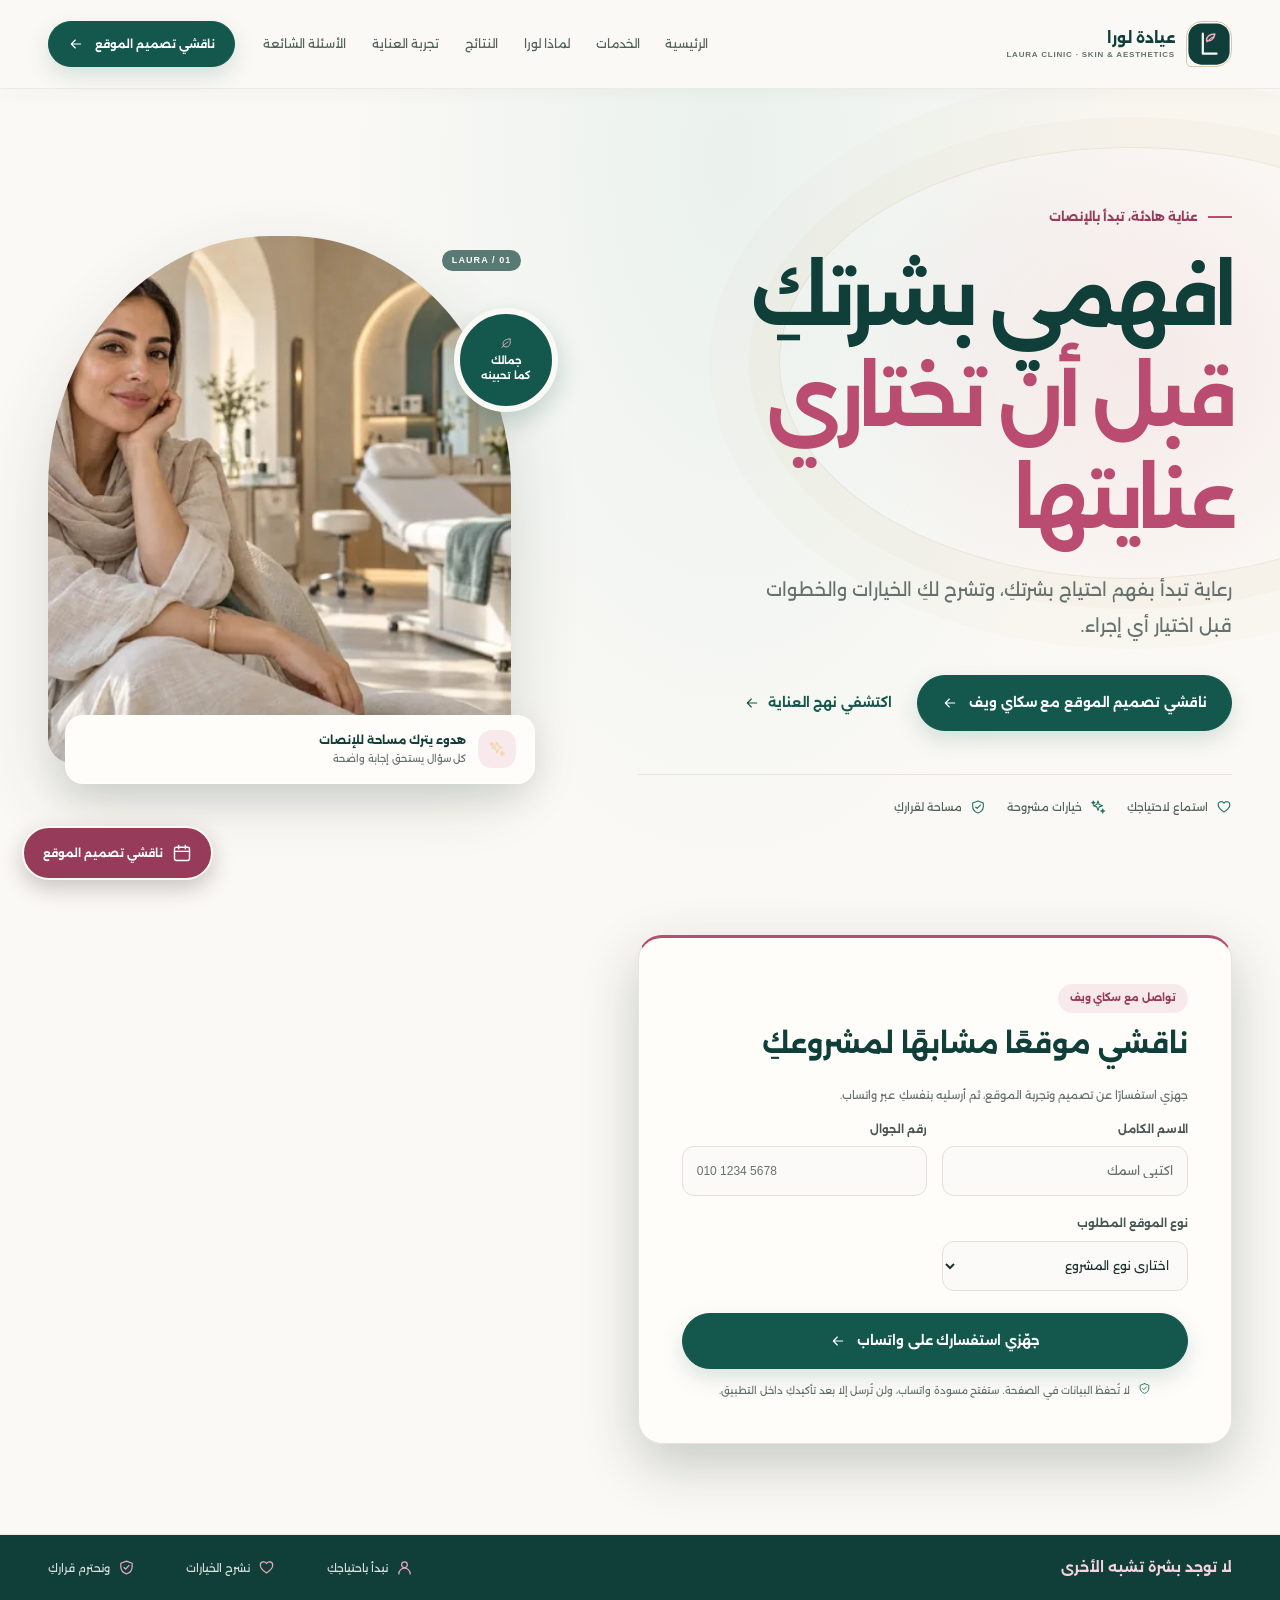
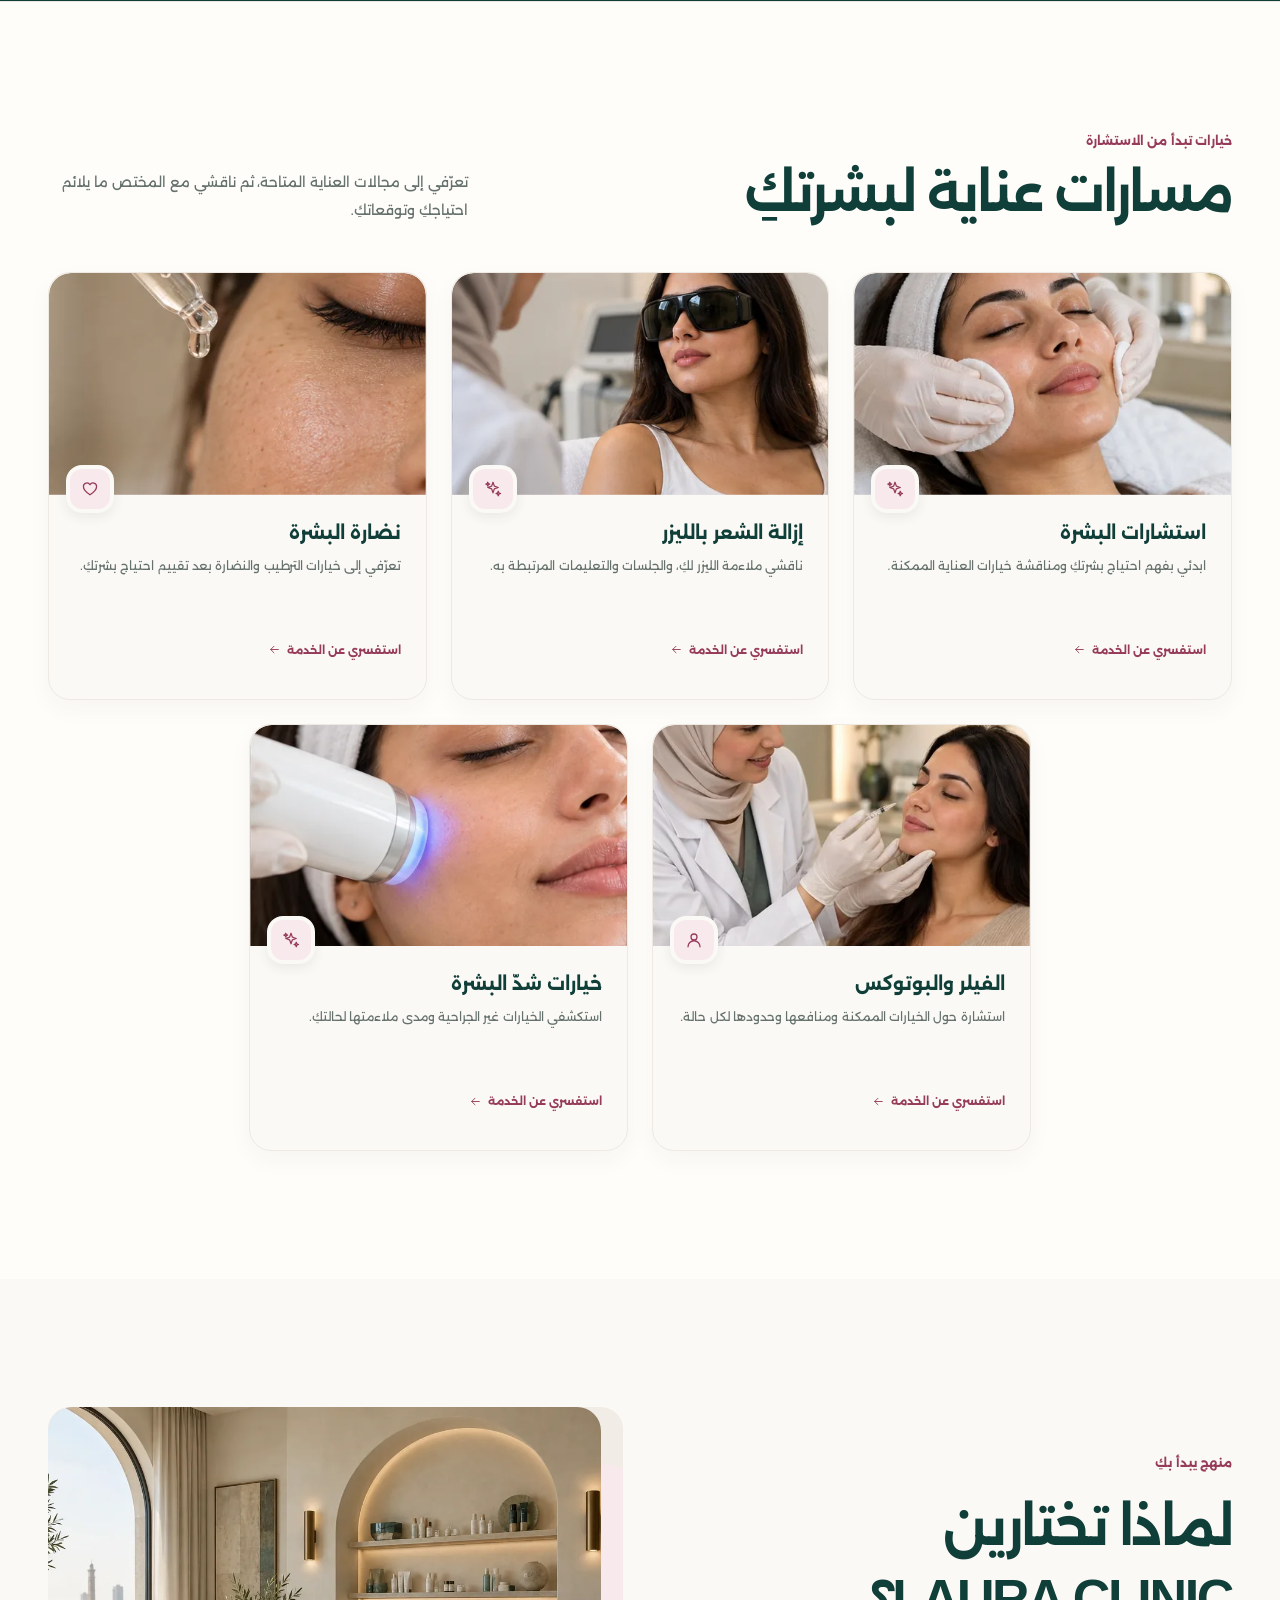
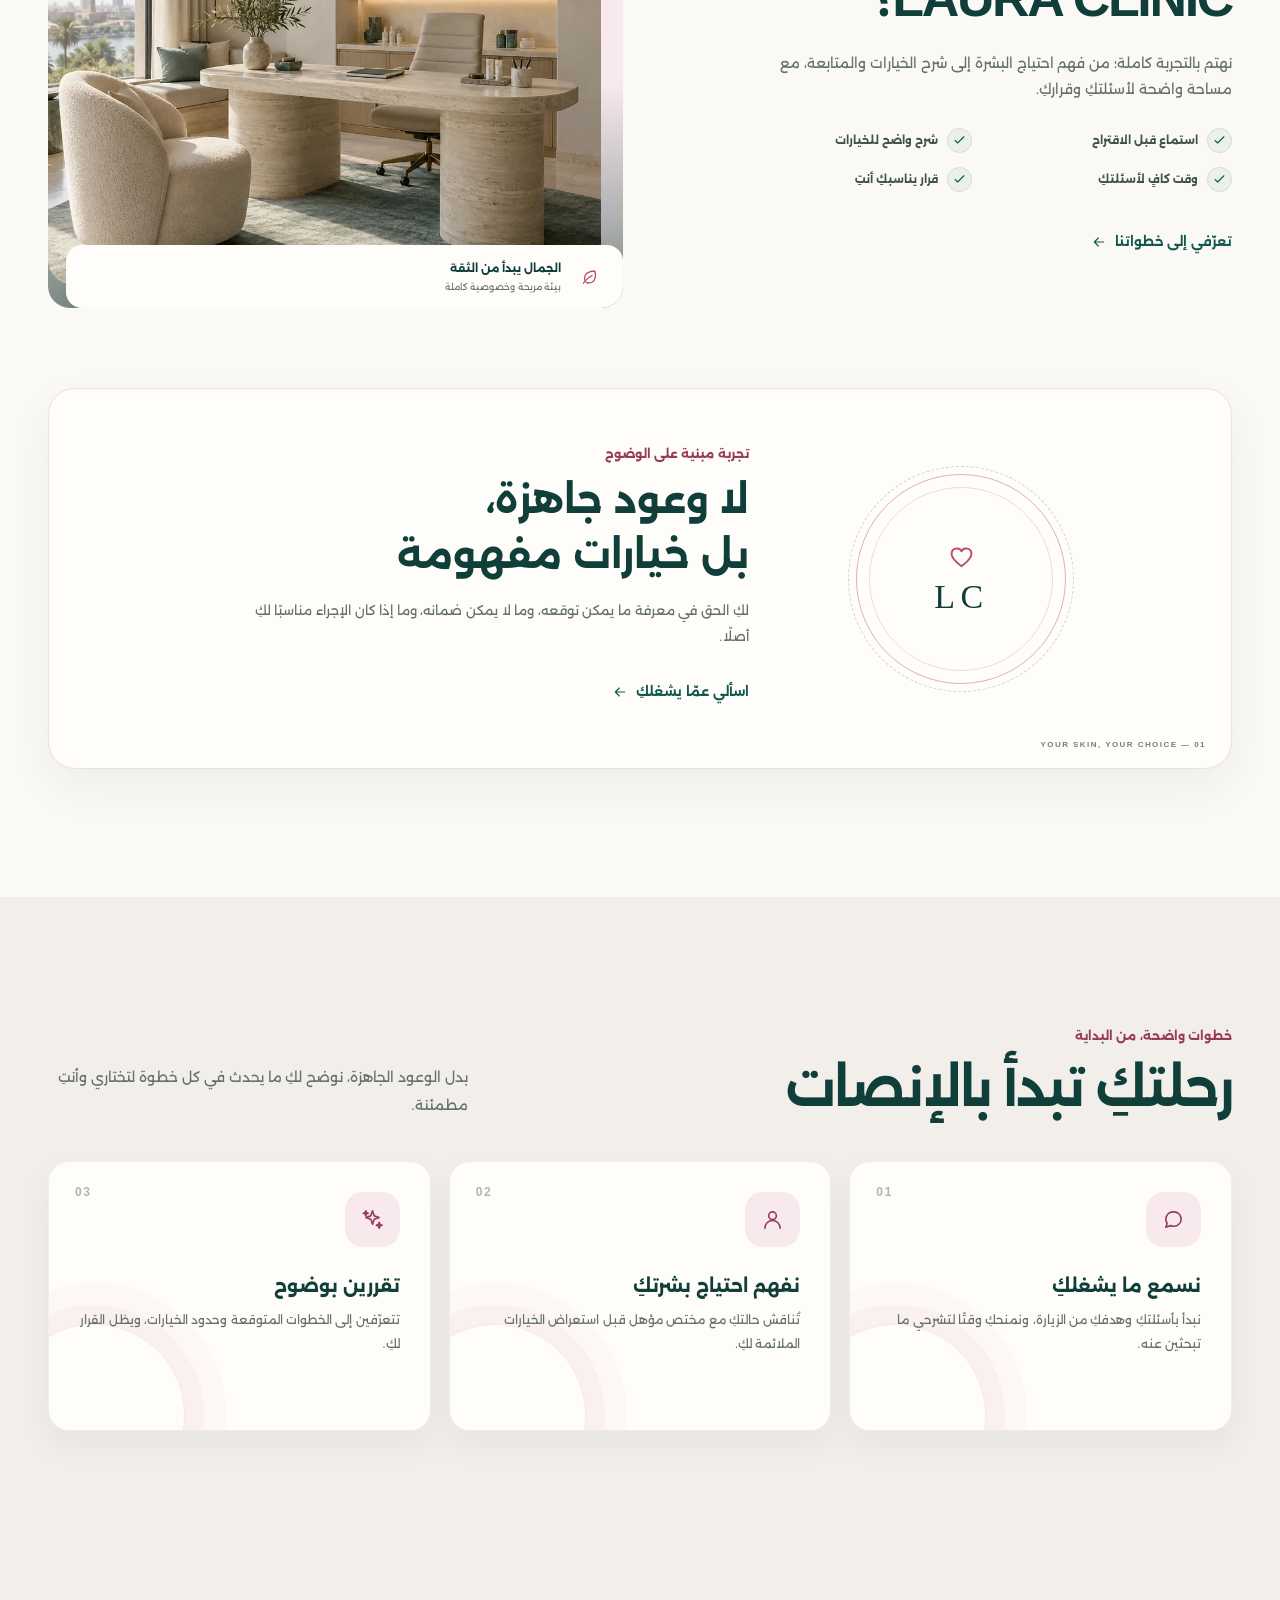
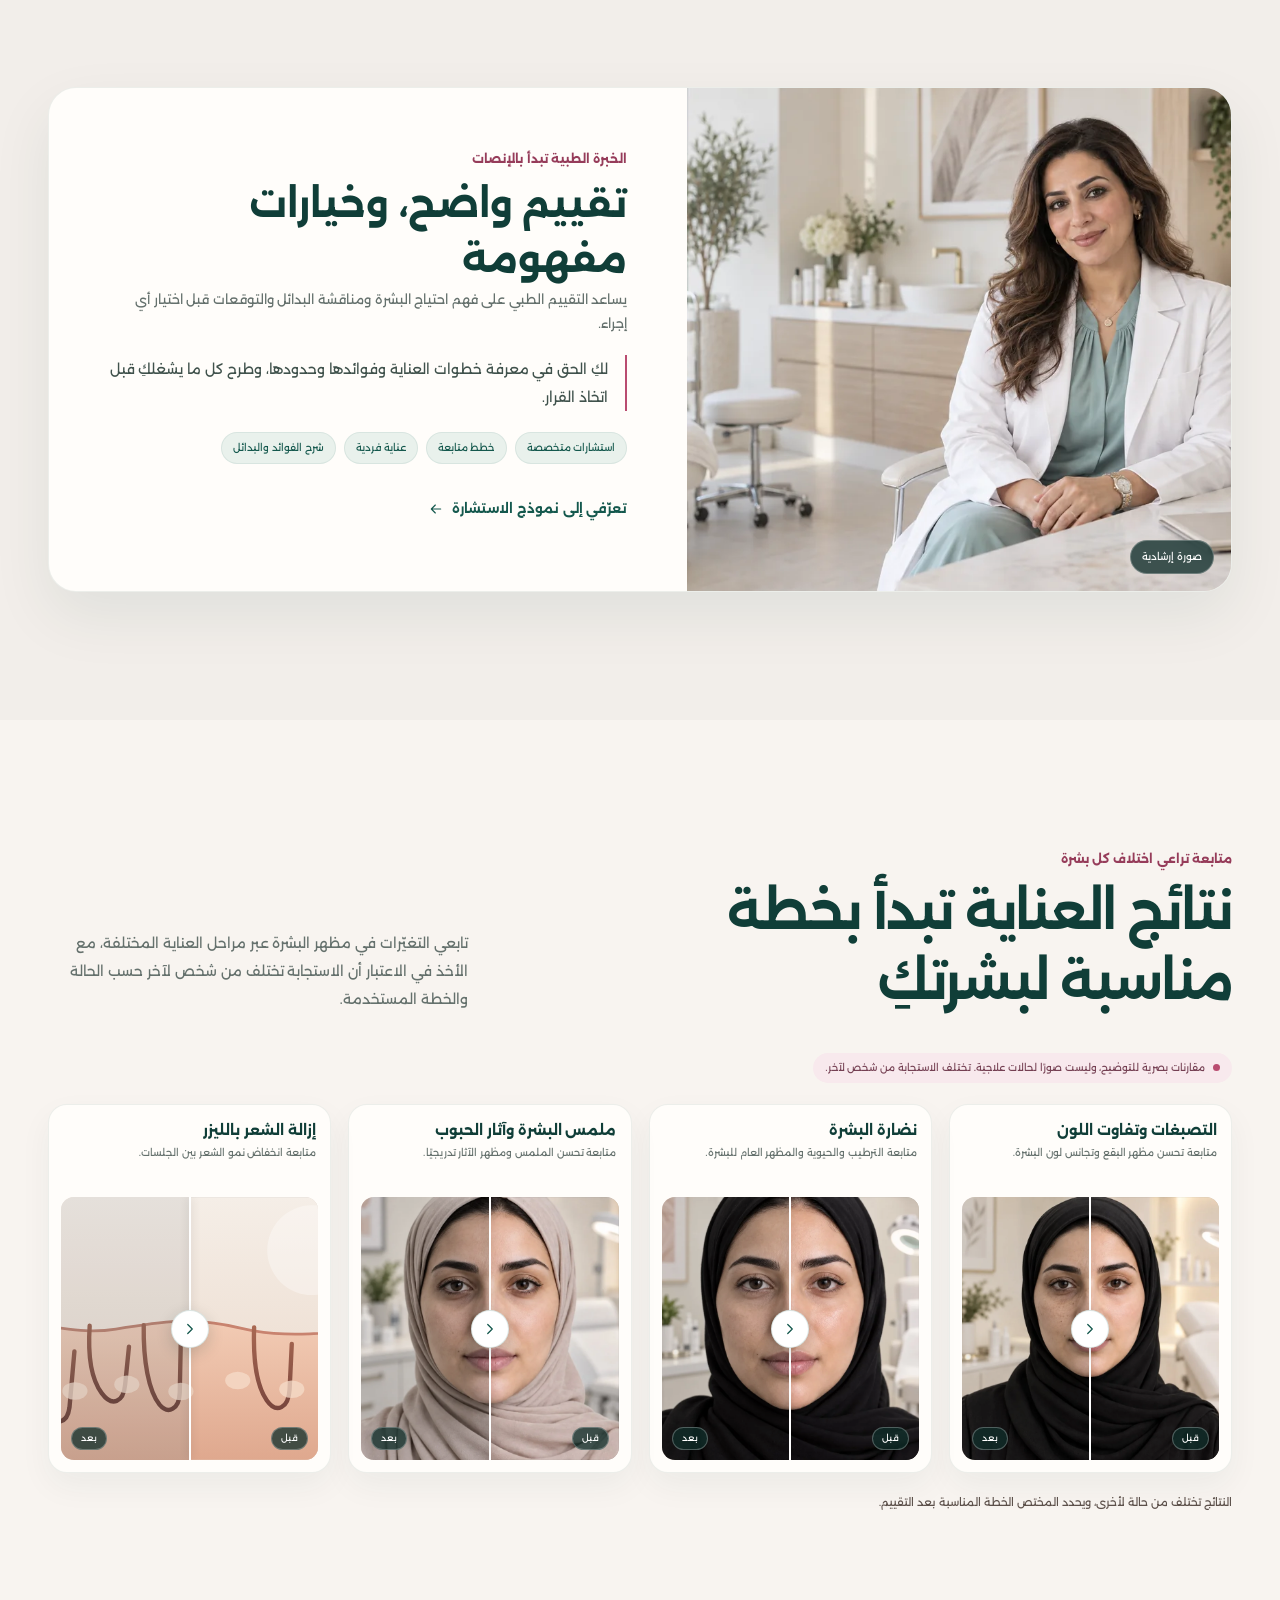
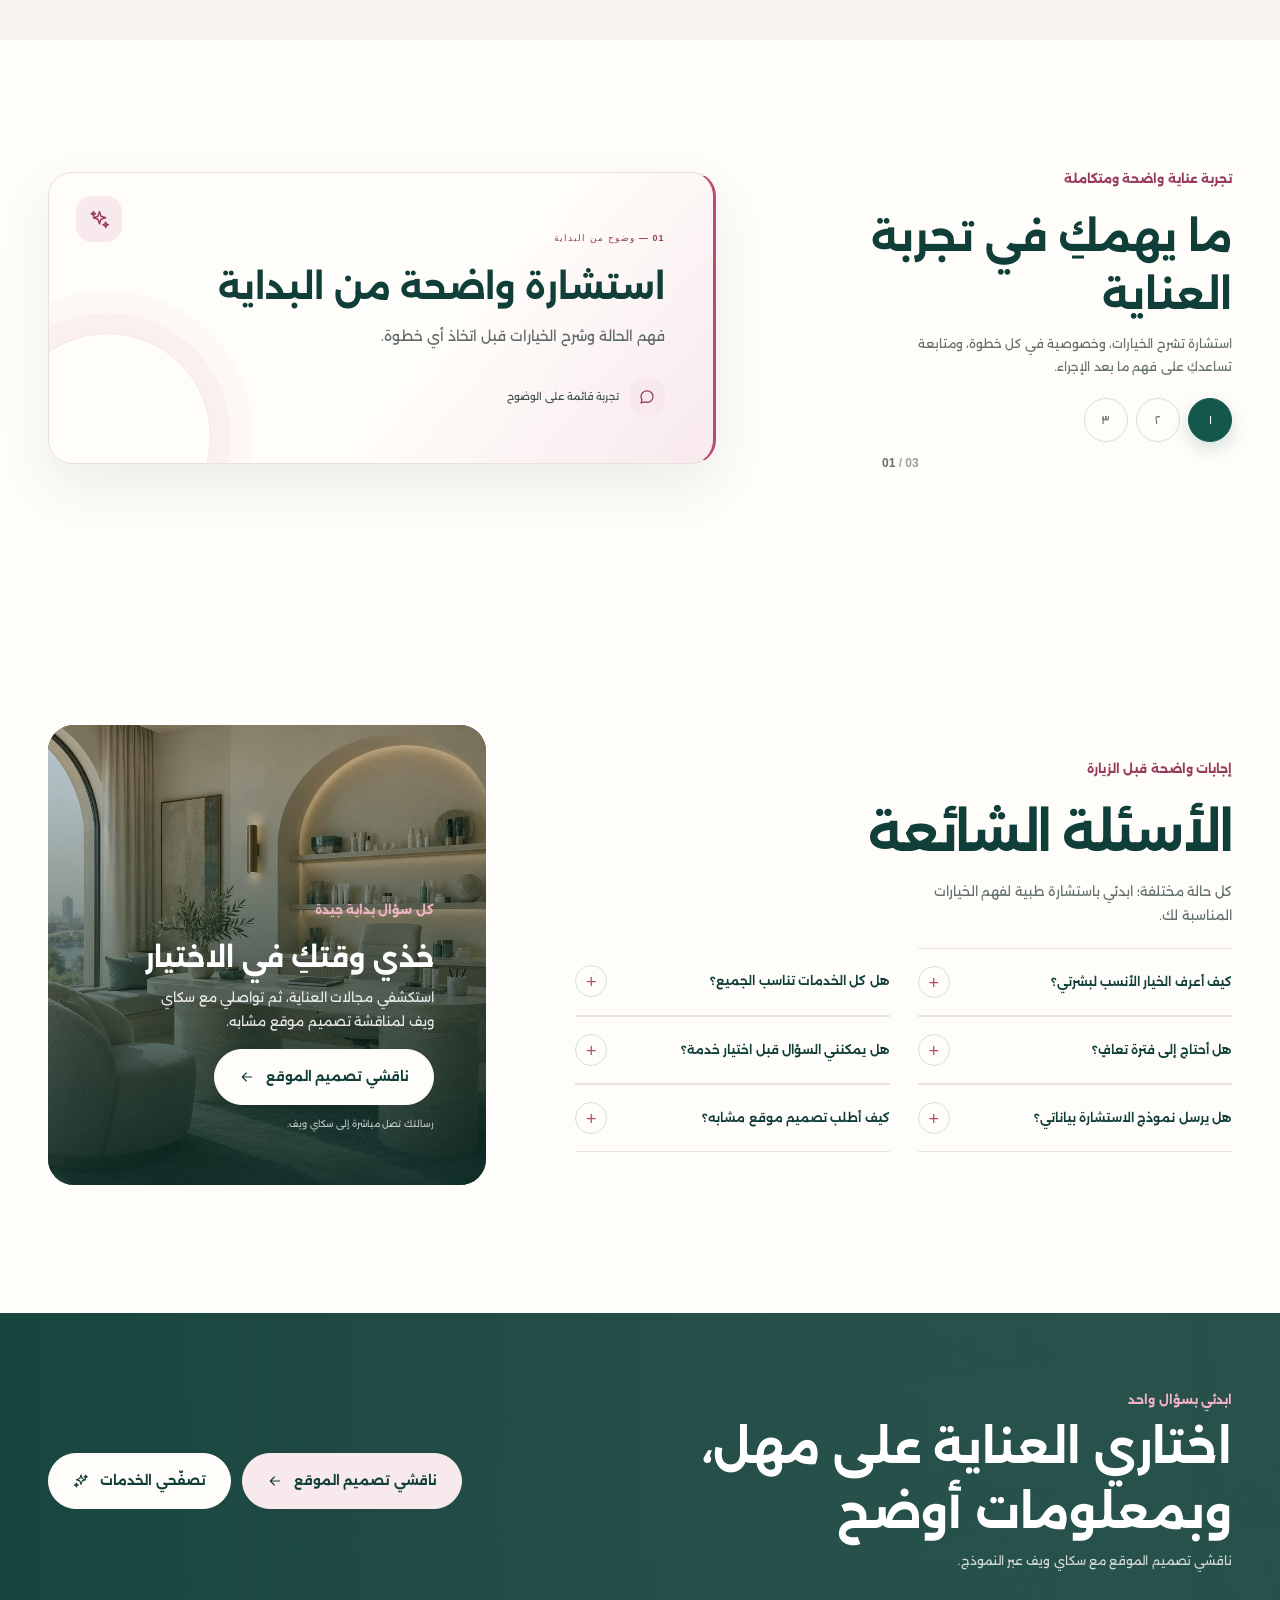
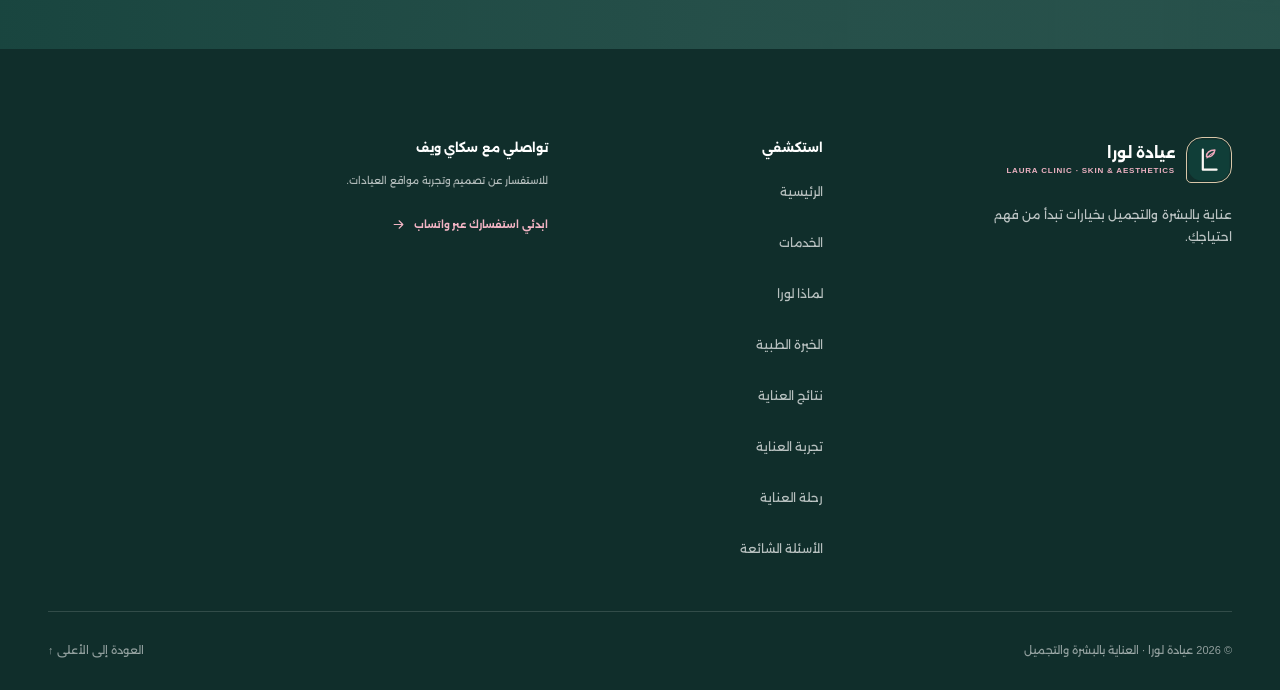
<file: 1/index.html>
<!doctype html>
<html lang="ar" dir="rtl">
<head>
  <meta charset="utf-8">
  <meta name="viewport" content="width=device-width, initial-scale=1">
  <meta name="theme-color" content="#fbf9f5">
  <meta name="robots" content="noindex,follow">
  <meta name="description" content="اكتشفي مسارات العناية بالبشرة والليزر والتجميل، وتعرّفي إلى الخيارات المناسبة بعد استشارة متخصصة. تواصلي لمعرفة التفاصيل.">
  <meta property="og:type" content="website">
  <meta property="og:site_name" content="LAURA CLINIC">
  <meta property="og:title" content="عيادة لورا | العناية بالبشرة والتجميل">
  <meta property="og:description" content="اكتشفي مسارات العناية بالبشرة والليزر والتجميل، وتعرّفي إلى الخيارات المناسبة بعد استشارة متخصصة.">
  <meta property="og:image" content="https://clinics.skywaveads.com/assets/laura-clinic-hero.webp">
  <meta property="og:image:alt" content="مساحة عناية هادئة بإضاءة طبيعية">
  <meta property="og:url" content="https://clinics.skywaveads.com/">
  <meta name="twitter:card" content="summary_large_image">
  <meta name="twitter:title" content="عيادة لورا | العناية بالبشرة والتجميل">
  <meta name="twitter:description" content="اكتشفي مسارات العناية بالبشرة والليزر والتجميل، وتعرّفي إلى الخيارات المناسبة بعد استشارة متخصصة.">
  <meta name="twitter:image" content="https://clinics.skywaveads.com/assets/laura-clinic-hero.webp">
  <meta name="twitter:image:alt" content="مساحة عناية هادئة بإضاءة طبيعية">
  <title>عيادة لورا | العناية بالبشرة والتجميل</title>
  <link rel="canonical" href="https://clinics.skywaveads.com/">
  <link rel="icon" type="image/svg+xml" href="assets/laura-clinic-mark.svg">
  <link rel="preload" as="image" href="assets/laura-clinic-hero.webp" imagesrcset="assets/laura-clinic-hero-640.webp 640w, assets/laura-clinic-hero-960.webp 960w, assets/laura-clinic-hero.webp 1536w" imagesizes="(max-width: 620px) min(500px, calc(100vw - 36px)), (max-width: 900px) 44vw, (max-width: 1024px) 50vw, 430px" fetchpriority="high">
  <link rel="preload" as="font" href="assets/alexandria-arabic.woff2" type="font/woff2" crossorigin>
  <link rel="stylesheet" href="styles.css">
  <script src="app.js" defer></script>
</head>
<body>
  <a class="skip-link" href="#main">انتقلي إلى المحتوى</a>
  <svg class="icon-defs" aria-hidden="true" xmlns="http://www.w3.org/2000/svg">
    <symbol id="i-leaf" viewBox="0 0 24 24"><path d="M20 4c-8 0-14 3-14 10a6 6 0 0 0 6 6c7 0 10-7 8-16ZM4 21c3-5 7-8 12-11"/></symbol>
    <symbol id="i-spark" viewBox="0 0 24 24"><path d="m12 3 1.8 5.2L19 10l-5.2 1.8L12 17l-1.8-5.2L5 10l5.2-1.8L12 3Zm7 12 .8 2.2L22 18l-2.2.8L19 21l-.8-2.2L16 18l2.2-.8L19 15ZM5 3l.7 1.8L7.5 5.5l-1.8.7L5 8l-.7-1.8L2.5 5.5l1.8-.7L5 3Z"/></symbol>
    <symbol id="i-heart" viewBox="0 0 24 24"><path d="M20.8 8.7c0 5.2-8.8 11-8.8 11s-8.8-5.8-8.8-11A4.7 4.7 0 0 1 12 6.4a4.7 4.7 0 0 1 8.8 2.3Z"/></symbol>
    <symbol id="i-shield" viewBox="0 0 24 24"><path d="M12 3 20 6v5c0 5.2-3.4 8.5-8 10-4.6-1.5-8-4.8-8-10V6l8-3Z"/><path d="m8.5 12 2.2 2.2 4.8-5"/></symbol>
    <symbol id="i-clock" viewBox="0 0 24 24"><circle cx="12" cy="12" r="9"/><path d="M12 7v5l3.5 2"/></symbol>
    <symbol id="i-calendar" viewBox="0 0 24 24"><rect x="3" y="5" width="18" height="16" rx="2"/><path d="M16 3v4M8 3v4M3 10h18"/></symbol>
    <symbol id="i-arrow" viewBox="0 0 24 24"><path d="M5 12h14m-6-6 6 6-6 6"/></symbol>
    <symbol id="i-menu" viewBox="0 0 24 24"><path d="M4 7h16M4 12h16M4 17h16"/></symbol>
    <symbol id="i-close" viewBox="0 0 24 24"><path d="m6 6 12 12M18 6 6 18"/></symbol>
    <symbol id="i-user" viewBox="0 0 24 24"><circle cx="12" cy="8" r="4"/><path d="M4 21a8 8 0 0 1 16 0"/></symbol>
    <symbol id="i-phone" viewBox="0 0 24 24"><path d="M7 3H4a1 1 0 0 0-1 1c0 9.4 7.6 17 17 17a1 1 0 0 0 1-1v-3l-5-2-2 3a14 14 0 0 1-9-9l3-2-1-5Z"/></symbol>
    <symbol id="i-chat" viewBox="0 0 24 24"><path d="M20 11.5a7.5 7.5 0 0 1-8 7.5 9 9 0 0 1-3.2-.6L4 20l1.4-4A7.2 7.2 0 0 1 4 11.5 7.5 7.5 0 0 1 12 4a7.5 7.5 0 0 1 8 7.5Z"/></symbol>
    <symbol id="i-check" viewBox="0 0 24 24"><path d="m5 12 4 4L19 6"/></symbol>
    <symbol id="i-chevron" viewBox="0 0 24 24"><path d="m9 18 6-6-6-6"/></symbol>
  </svg>

  <header class="site-header" id="home" tabindex="-1">
    <div class="container header-inner">
      <a class="brand" href="#home" aria-label="Laura Clinic — العودة إلى الرئيسية">
        <span class="brand-mark"><img src="assets/laura-clinic-mark.svg" alt="" width="52" height="52"></span>
        <span class="brand-type"><strong>عيادة لورا</strong><small>LAURA CLINIC · SKIN &amp; AESTHETICS</small></span>
      </a>
      <nav class="desktop-nav" aria-label="التنقل الرئيسي">
        <a href="#home">الرئيسية</a><a href="#services">الخدمات</a><a href="#about">لماذا لورا</a><a href="#results">النتائج</a><a href="#testimonials">تجربة العناية</a><a href="#faq">الأسئلة الشائعة</a>
      </nav>
      <a class="button button-small header-cta" href="#booking">ناقشي تصميم الموقع <svg aria-hidden="true"><use href="#i-arrow"/></svg></a>
      <button class="menu-toggle" type="button" aria-label="فتح قائمة التنقل" aria-expanded="false" aria-controls="mobile-nav">
        <svg class="menu-icon" aria-hidden="true"><use href="#i-menu"/></svg><svg class="close-icon" aria-hidden="true"><use href="#i-close"/></svg>
      </button>
    </div>
    <nav class="mobile-nav" id="mobile-nav" aria-label="التنقل على الهاتف" hidden>
      <a href="#home">الرئيسية</a><a href="#services">الخدمات</a><a href="#about">لماذا لورا</a><a href="#doctor">الخبرة الطبية</a><a href="#results">النتائج</a><a href="#testimonials">تجربة العناية</a><a href="#experience">رحلة العناية</a><a href="#faq">الأسئلة الشائعة</a>
      <a class="button" href="#booking">ناقشي تصميم الموقع <svg aria-hidden="true"><use href="#i-arrow"/></svg></a>
    </nav>
  </header>

  <main id="main" tabindex="-1">
    <section class="hero" aria-labelledby="hero-title">
      <div class="container hero-grid">
        <div class="hero-copy">
          <p class="eyebrow"><span></span> عناية هادئة، تبدأ بالإنصات</p>
          <h1 id="hero-title">افهمي بشرتكِ<br><em>قبل أن تختاري عنايتها</em></h1>
          <p class="hero-lead">رعاية تبدأ بفهم احتياج بشرتكِ، وتشرح لكِ الخيارات والخطوات قبل اختيار أي إجراء.</p>
          <div class="hero-actions">
            <a class="button" href="#booking">ناقشي تصميم الموقع مع سكاي ويف <svg aria-hidden="true"><use href="#i-arrow"/></svg></a>
            <a class="text-link" href="#services">اكتشفي نهج العناية <svg aria-hidden="true"><use href="#i-arrow"/></svg></a>
          </div>
          <div class="hero-proof" role="group" aria-label="مبادئ العناية">
            <span><svg aria-hidden="true"><use href="#i-heart"/></svg> استماع لاحتياجكِ</span>
            <span><svg aria-hidden="true"><use href="#i-spark"/></svg> خيارات مشروحة</span>
            <span><svg aria-hidden="true"><use href="#i-shield"/></svg> مساحة لقراركِ</span>
          </div>
        </div>
        <figure class="hero-photo">
          <img src="assets/laura-clinic-hero.webp" srcset="assets/laura-clinic-hero-640.webp 640w, assets/laura-clinic-hero-960.webp 960w, assets/laura-clinic-hero.webp 1536w" sizes="(max-width: 620px) min(500px, calc(100vw - 36px)), (max-width: 900px) 44vw, (max-width: 1024px) 50vw, 430px" alt="زائرة في مساحة عناية هادئة بإضاءة طبيعية" width="1536" height="1024" fetchpriority="high">
          <figcaption><span class="photo-caption-mark"><svg aria-hidden="true"><use href="#i-spark"/></svg></span><span><strong>هدوء يترك مساحة للإنصات</strong><small>كل سؤال يستحق إجابة واضحة</small></span></figcaption>
          <span class="photo-index" aria-hidden="true">LAURA / 01</span>
          <span class="hero-seal"><svg aria-hidden="true"><use href="#i-leaf"/></svg><span>جمالك<br>كما تحبينه</span></span>
        </figure>
        <aside class="booking-card" id="booking" aria-labelledby="booking-title">
          <span class="booking-kicker">تواصل مع سكاي ويف</span>
          <h3 id="booking-title">ناقشي موقعًا مشابهًا لمشروعكِ</h3>
          <p>جهزي استفسارًا عن تصميم وتجربة الموقع، ثم أرسليه بنفسكِ عبر واتساب.</p>
          <form class="booking-form" data-demo-form novalidate>
            <div class="field"><label for="clinic-name">الاسم الكامل</label><input id="clinic-name" name="name" autocomplete="name" required pattern=".*\S.*" title="يرجى إدخال اسم يحتوي على حرف واحد على الأقل" maxlength="80" placeholder="اكتبي اسمك" aria-describedby="clinic-name-error"><small class="field-error" id="clinic-name-error" data-field-error hidden></small></div>
            <div class="field"><label for="clinic-phone">رقم الجوال</label><input id="clinic-phone" name="phone" type="tel" inputmode="tel" dir="ltr" autocomplete="tel" required pattern="(?:\+?20\s?)?0?1[0125](?:\s?[0-9]{4}){2}" title="أدخلي رقم جوال مصريًا صحيحًا" placeholder="010 1234 5678" aria-describedby="clinic-phone-error"><small class="field-error" id="clinic-phone-error" data-field-error hidden></small></div>
            <div class="field"><label for="clinic-service">نوع الموقع المطلوب</label><select id="clinic-service" name="service" required aria-describedby="clinic-service-error"><option value="" selected disabled>اختاري نوع المشروع</option><option>موقع عيادة جلدية</option><option>موقع مركز تجميل</option><option>موقع صحي آخر</option><option>استفسار عن هذا التصميم</option></select><small class="field-error" id="clinic-service-error" data-field-error hidden></small></div>
            <button class="button form-submit" type="submit" disabled>جهّزي استفسارك على واتساب <svg aria-hidden="true"><use href="#i-arrow"/></svg></button>
            <p class="form-note"><svg aria-hidden="true"><use href="#i-shield"/></svg> لا تُحفظ البيانات في الصفحة. ستفتح مسودة واتساب، ولن تُرسل إلا بعد تأكيدكِ داخل التطبيق.</p>
            <p class="form-status" data-form-status role="status" aria-live="polite" hidden></p>
            <div class="form-contact-options" data-contact-options hidden><a class="button" data-whatsapp-link target="_blank" rel="noopener noreferrer">مراجعة المسودة على واتساب</a></div>
          </form>
        </aside>
      </div>
    </section>

    <section class="trust-strip" aria-label="مبادئ LAURA CLINIC">
      <div class="container trust-inner"><p>لا توجد بشرة تشبه الأخرى</p><div><span><svg aria-hidden="true"><use href="#i-user"/></svg> نبدأ باحتياجكِ</span><span><svg aria-hidden="true"><use href="#i-heart"/></svg> نشرح الخيارات</span><span><svg aria-hidden="true"><use href="#i-shield"/></svg> ونحترم قراركِ</span></div></div>
    </section>

    <section class="section section-services" id="services" tabindex="-1" aria-labelledby="services-title">
      <div class="container">
        <div class="section-heading"><div><p class="eyebrow">خيارات تبدأ من الاستشارة</p><h2 id="services-title">مسارات عناية لبشرتكِ</h2></div><p>تعرّفي إلى مجالات العناية المتاحة، ثم ناقشي مع المختص ما يلائم احتياجكِ وتوقعاتكِ.</p></div>
        <div class="service-grid">
          <article class="service-card"><div class="service-media"><img src="assets/service-skin.webp" alt="جلسة عناية بالبشرة في غرفة علاج هادئة" width="512" height="512" loading="lazy"><span class="service-icon"><svg aria-hidden="true"><use href="#i-spark"/></svg></span></div><div class="service-body"><h3>استشارات البشرة</h3><p>ابدئي بفهم احتياج بشرتكِ ومناقشة خيارات العناية الممكنة.</p><a href="#booking">استفسري عن الخدمة <svg aria-hidden="true"><use href="#i-arrow"/></svg></a></div></article>
          <article class="service-card"><div class="service-media"><img src="assets/service-laser.webp" alt="استشارة حول إزالة الشعر بالليزر مع نظارات واقية" width="512" height="512" loading="lazy"><span class="service-icon"><svg aria-hidden="true"><use href="#i-spark"/></svg></span></div><div class="service-body"><h3>إزالة الشعر بالليزر</h3><p>ناقشي ملاءمة الليزر لكِ، والجلسات والتعليمات المرتبطة به.</p><a href="#booking">استفسري عن الخدمة <svg aria-hidden="true"><use href="#i-arrow"/></svg></a></div></article>
          <article class="service-card"><div class="service-media"><img src="assets/service-glow.webp" alt="قطرة سيروم بجانب بشرة طبيعية" width="512" height="512" loading="lazy"><span class="service-icon"><svg aria-hidden="true"><use href="#i-heart"/></svg></span></div><div class="service-body"><h3>نضارة البشرة</h3><p>تعرّفي إلى خيارات الترطيب والنضارة بعد تقييم احتياج بشرتكِ.</p><a href="#booking">استفسري عن الخدمة <svg aria-hidden="true"><use href="#i-arrow"/></svg></a></div></article>
          <article class="service-card"><div class="service-media"><img src="assets/service-injectables.webp" alt="استشارة تجميلية حول إجراءات الفيلر والبوتوكس" width="512" height="512" loading="lazy"><span class="service-icon"><svg aria-hidden="true"><use href="#i-user"/></svg></span></div><div class="service-body"><h3>الفيلر والبوتوكس</h3><p>استشارة حول الخيارات الممكنة ومنافعها وحدودها لكل حالة.</p><a href="#booking">استفسري عن الخدمة <svg aria-hidden="true"><use href="#i-arrow"/></svg></a></div></article>
          <article class="service-card"><div class="service-media"><img src="assets/service-tightening.webp" alt="جهاز عناية غير جراحي يُستخدم في جلسة تجميلية" width="512" height="512" loading="lazy"><span class="service-icon"><svg aria-hidden="true"><use href="#i-spark"/></svg></span></div><div class="service-body"><h3>خيارات شدّ البشرة</h3><p>استكشفي الخيارات غير الجراحية ومدى ملاءمتها لحالتكِ.</p><a href="#booking">استفسري عن الخدمة <svg aria-hidden="true"><use href="#i-arrow"/></svg></a></div></article>
        </div>
      </div>
    </section>

    <section class="approach section" id="about" tabindex="-1" aria-labelledby="approach-title">
      <div class="container approach-showcase">
        <figure class="approach-photo"><img src="assets/clinic-interior-1200.webp" alt="غرفة استشارة هادئة في عيادة بتصميم دافئ" width="1200" height="800" loading="lazy"><figcaption><svg aria-hidden="true"><use href="#i-leaf"/></svg><span><strong>الجمال يبدأ من الثقة</strong><small>بيئة مريحة وخصوصية كاملة</small></span></figcaption></figure>
        <div class="approach-copy"><p class="eyebrow">منهج يبدأ بكِ</p><h2 id="approach-title">لماذا تختارين<br>LAURA CLINIC؟</h2><p>نهتم بالتجربة كاملة؛ من فهم احتياج البشرة إلى شرح الخيارات والمتابعة، مع مساحة واضحة لأسئلتكِ وقراركِ.</p>
          <ul class="benefit-list"><li><span><svg aria-hidden="true"><use href="#i-check"/></svg></span><strong>استماع قبل الاقتراح</strong></li><li><span><svg aria-hidden="true"><use href="#i-check"/></svg></span><strong>شرح واضح للخيارات</strong></li><li><span><svg aria-hidden="true"><use href="#i-check"/></svg></span><strong>وقت كافٍ لأسئلتكِ</strong></li><li><span><svg aria-hidden="true"><use href="#i-check"/></svg></span><strong>قرار يناسبكِ أنتِ</strong></li></ul>
          <a class="text-link" href="#experience">تعرّفي إلى خطواتنا <svg aria-hidden="true"><use href="#i-arrow"/></svg></a>
        </div>
        <article class="doctor-card approach-promise" aria-labelledby="promise-title"><div class="promise-mark" aria-hidden="true"><svg><use href="#i-heart"/></svg><span>LC</span></div><div class="doctor-copy"><p class="eyebrow">تجربة مبنية على الوضوح</p><h2 id="promise-title">لا وعود جاهزة،<br>بل خيارات مفهومة</h2><p class="promise-copy">لكِ الحق في معرفة ما يمكن توقعه، وما لا يمكن ضمانه، وما إذا كان الإجراء مناسبًا لكِ أصلًا.</p><a class="text-link" href="#booking">اسألي عمّا يشغلكِ <svg aria-hidden="true"><use href="#i-arrow"/></svg></a></div><span class="promise-index" aria-hidden="true">01 — YOUR SKIN, YOUR CHOICE</span></article>
      </div>
    </section>

    <section class="section experience-section" id="experience" tabindex="-1" aria-labelledby="experience-title">
      <div class="container">
        <div class="section-heading"><div><p class="eyebrow">خطوات واضحة، من البداية</p><h2 id="experience-title">رحلتكِ تبدأ بالإنصات</h2></div><p>بدل الوعود الجاهزة، نوضح لكِ ما يحدث في كل خطوة لتختاري وأنتِ مطمئنة.</p></div>
        <div class="experience-grid">
          <article class="experience-step"><span class="step-number">01</span><span class="step-icon"><svg aria-hidden="true"><use href="#i-chat"/></svg></span><h3>نسمع ما يشغلكِ</h3><p>نبدأ بأسئلتكِ وهدفكِ من الزيارة، ونمنحكِ وقتًا لتشرحي ما تبحثين عنه.</p></article>
          <article class="experience-step"><span class="step-number">02</span><span class="step-icon"><svg aria-hidden="true"><use href="#i-user"/></svg></span><h3>نفهم احتياج بشرتكِ</h3><p>تُناقش حالتكِ مع مختص مؤهل قبل استعراض الخيارات الملائمة لكِ.</p></article>
          <article class="experience-step"><span class="step-number">03</span><span class="step-icon"><svg aria-hidden="true"><use href="#i-spark"/></svg></span><h3>تقررين بوضوح</h3><p>تتعرّفين إلى الخطوات المتوقعة وحدود الخيارات، ويظل القرار لكِ.</p></article>
        </div>
      </div>
    </section>

    <section class="doctor-section section" id="doctor" tabindex="-1" aria-labelledby="doctor-title">
      <div class="container doctor-card">
        <figure class="doctor-photo-wrap"><img src="assets/laura-doctor.webp" alt="صورة إرشادية لطبيبة جلدية في عيادة هادئة" width="1100" height="733" loading="lazy"><figcaption>صورة إرشادية</figcaption></figure>
        <div class="doctor-copy"><p class="eyebrow">الخبرة الطبية تبدأ بالإنصات</p><h2 id="doctor-title">تقييم واضح، وخيارات مفهومة</h2><p class="doctor-description">يساعد التقييم الطبي على فهم احتياج البشرة ومناقشة البدائل والتوقعات قبل اختيار أي إجراء.</p><p class="doctor-principle">لكِ الحق في معرفة خطوات العناية وفوائدها وحدودها، وطرح كل ما يشغلكِ قبل اتخاذ القرار.</p><ul class="doctor-credentials"><li>استشارات متخصصة</li><li>خطط متابعة</li><li>عناية فردية</li><li>شرح الفوائد والبدائل</li></ul><a class="text-link" href="#booking">تعرّفي إلى نموذج الاستشارة <svg aria-hidden="true"><use href="#i-arrow"/></svg></a></div>
      </div>
    </section>

    <section class="section results" id="results" tabindex="-1" aria-labelledby="results-title">
      <div class="container">
        <div class="section-heading results-heading"><div><p class="eyebrow">متابعة تراعي اختلاف كل بشرة</p><h2 id="results-title">نتائج العناية تبدأ بخطة مناسبة لبشرتكِ</h2></div><p>تابعي التغيّرات في مظهر البشرة عبر مراحل العناية المختلفة، مع الأخذ في الاعتبار أن الاستجابة تختلف من شخص لآخر حسب الحالة والخطة المستخدمة.</p></div>
        <p class="results-disclosure">مقارنات بصرية للتوضيح، وليست صورًا لحالات علاجية. تختلف الاستجابة من شخص لآخر.</p>
        <div class="comparison-grid">
          <article class="comparison-card"><h3>التصبغات وتفاوت اللون</h3><p class="comparison-description">متابعة تحسن مظهر البقع وتجانس لون البشرة.</p><div class="comparison" style="--split:50%"><img class="comparison-before" src="assets/comparison-pigmentation-before.webp" alt="تصوّر توضيحي لمظهر البشرة قبل العناية" width="1024" height="1024" loading="lazy"><img class="comparison-after" src="assets/comparison-pigmentation-after.webp" alt="" width="1024" height="1024" loading="lazy"><span class="compare-label compare-before-label">قبل</span><span class="compare-label compare-after-label">بعد</span><span class="compare-handle" aria-hidden="true"><svg><use href="#i-chevron"/></svg></span><label class="visually-hidden" for="compare-pigmentation">حرّكي المؤشر لمقارنة الصورة التوضيحية للتصبغات</label><input class="compare-range" id="compare-pigmentation" type="range" min="0" max="100" value="50" aria-label="مقارنة توضيحية للتصبغات قبل وبعد"></div></article>
          <article class="comparison-card"><h3>نضارة البشرة</h3><p class="comparison-description">متابعة الترطيب والحيوية والمظهر العام للبشرة.</p><div class="comparison" style="--split:50%"><img class="comparison-before" src="assets/comparison-hydration-before.webp" alt="تصوّر توضيحي لمظهر البشرة قبل العناية" width="1024" height="1024" loading="lazy"><img class="comparison-after" src="assets/comparison-hydration-after.webp" alt="" width="1024" height="1024" loading="lazy"><span class="compare-label compare-before-label">قبل</span><span class="compare-label compare-after-label">بعد</span><span class="compare-handle" aria-hidden="true"><svg><use href="#i-chevron"/></svg></span><label class="visually-hidden" for="compare-hydration">حرّكي المؤشر لمقارنة الصورة التوضيحية لنضارة البشرة</label><input class="compare-range" id="compare-hydration" type="range" min="0" max="100" value="50" aria-label="مقارنة توضيحية لنضارة البشرة قبل وبعد"></div></article>
          <article class="comparison-card"><h3>ملمس البشرة وآثار الحبوب</h3><p class="comparison-description">متابعة تحسن الملمس ومظهر الآثار تدريجيًا.</p><div class="comparison" style="--split:50%"><img class="comparison-before" src="assets/comparison-texture-before.webp" alt="تصوّر توضيحي لملمس البشرة قبل العناية" width="1024" height="1024" loading="lazy"><img class="comparison-after" src="assets/comparison-texture-after.webp" alt="" width="1024" height="1024" loading="lazy"><span class="compare-label compare-before-label">قبل</span><span class="compare-label compare-after-label">بعد</span><span class="compare-handle" aria-hidden="true"><svg><use href="#i-chevron"/></svg></span><label class="visually-hidden" for="compare-texture">حرّكي المؤشر لمقارنة الصورة التوضيحية لملمس البشرة</label><input class="compare-range" id="compare-texture" type="range" min="0" max="100" value="50" aria-label="مقارنة توضيحية لملمس البشرة قبل وبعد"></div></article>
          <article class="comparison-card"><h3>إزالة الشعر بالليزر</h3><p class="comparison-description">متابعة انخفاض نمو الشعر بين الجلسات.</p><div class="comparison laser-comparison" style="--split:50%"><img class="comparison-before" src="assets/laser-before.svg" alt="رسم توضيحي لنمو الشعر قبل جلسات الليزر" width="720" height="480" loading="lazy"><img class="comparison-after" src="assets/laser-after.svg" alt="" width="720" height="480" loading="lazy"><span class="compare-label compare-before-label">قبل</span><span class="compare-label compare-after-label">بعد</span><span class="compare-handle" aria-hidden="true"><svg><use href="#i-chevron"/></svg></span><label class="visually-hidden" for="compare-laser">حرّكي المؤشر لمقارنة الرسم التوضيحي لنمو الشعر</label><input class="compare-range" id="compare-laser" type="range" min="0" max="100" value="50" aria-label="مقارنة توضيحية لنمو الشعر قبل وبعد"></div></article>
        </div>
        <p class="results-note">النتائج تختلف من حالة لأخرى، ويحدد المختص الخطة المناسبة بعد التقييم.</p>
      </div>
    </section>

    <section class="section testimonials" id="testimonials" tabindex="-1" aria-labelledby="testimonials-title">
      <div class="container testimonials-grid"><div class="testimonials-intro"><p class="eyebrow">تجربة عناية واضحة ومتكاملة</p><h2 id="testimonials-title">ما يهمكِ في تجربة العناية</h2><p>استشارة تشرح الخيارات، وخصوصية في كل خطوة، ومتابعة تساعدكِ على فهم ما بعد الإجراء.</p><div class="testimonial-controls" role="group" aria-label="اختاري جانبًا من تجربة العناية"><button type="button" data-review-target="0" aria-label="عرض الجانب الأول: استشارة واضحة" aria-pressed="true">١</button><button type="button" data-review-target="1" aria-label="عرض الجانب الثاني: الخصوصية والراحة" aria-pressed="false">٢</button><button type="button" data-review-target="2" aria-label="عرض الجانب الثالث: المتابعة" aria-pressed="false">٣</button></div><p class="review-count" aria-live="polite">01 <span>/ 03</span></p></div><div class="testimonial-slider" aria-live="polite" aria-atomic="true">
          <article class="quote-card" data-review><span class="quote-mark" aria-hidden="true"><svg><use href="#i-spark"/></svg></span><span class="review-kicker">01 — وضوح من البداية</span><h3>استشارة واضحة من البداية</h3><p>فهم الحالة وشرح الخيارات قبل اتخاذ أي خطوة.</p><div class="review-footer"><span class="review-icon" aria-hidden="true"><svg><use href="#i-chat"/></svg></span><span>تجربة قائمة على الوضوح</span></div></article>
          <article class="quote-card" data-review hidden><span class="quote-mark" aria-hidden="true"><svg><use href="#i-spark"/></svg></span><span class="review-kicker">02 — راحة وخصوصية</span><h3>خصوصية وراحة أثناء الزيارة</h3><p>تجربة هادئة تمنحكِ مساحة كافية للأسئلة ومناقشة احتياجكِ.</p><div class="review-footer"><span class="review-icon" aria-hidden="true"><svg><use href="#i-shield"/></svg></span><span>مساحة آمنة للأسئلة</span></div></article>
          <article class="quote-card" data-review hidden><span class="quote-mark" aria-hidden="true"><svg><use href="#i-spark"/></svg></span><span class="review-kicker">03 — متابعة متواصلة</span><h3>متابعة بعد الجلسة</h3><p>تعليمات واضحة ومتابعة تساعدكِ على معرفة الخطوات التالية.</p><div class="review-footer"><span class="review-icon" aria-hidden="true"><svg><use href="#i-calendar"/></svg></span><span>خطوات تالية مفهومة</span></div></article>
        </div></div>
    </section>

    <section class="section faq-section" id="faq" tabindex="-1" aria-labelledby="faq-title">
      <div class="container faq-grid">
        <div class="faq-content"><div class="faq-intro"><p class="eyebrow">إجابات واضحة قبل الزيارة</p><h2 id="faq-title">الأسئلة الشائعة</h2><p>كل حالة مختلفة؛ ابدئي باستشارة طبية لفهم الخيارات المناسبة لك.</p></div><div class="faq-list">
          <details><summary>كيف أعرف الخيار الأنسب لبشرتي؟</summary><p>ابدئي بتقييم لدى مختص مؤهل؛ تختلف الخيارات باختلاف الحالة ولا يمكن تحديدها من خلال الموقع وحده.</p></details>
          <details><summary>هل كل الخدمات تناسب الجميع؟</summary><p>لا. الملاءمة تتوقف على تقييم الحالة والتاريخ الصحي ومناقشة الفوائد والمخاطر مع المختص.</p></details>
          <details><summary>هل أحتاج إلى فترة تعافٍ؟</summary><p>تختلف التعليمات ومدة التعافي باختلاف الإجراء. اسألي المختص عن التوقعات قبل اتخاذ القرار.</p></details>
          <details><summary>هل يمكنني السؤال قبل اختيار خدمة؟</summary><p>بالتأكيد. فهم الخطوات والبدائل جزء أساسي من اتخاذ قرار يناسب احتياجكِ.</p></details>
          <details><summary>هل يرسل نموذج الاستشارة بياناتي؟</summary><p>بعد تعبئة النموذج، تفتح مسودة واتساب لتراجعيها. لن تُرسل إلا بعد تأكيدكِ داخل التطبيق.</p></details>
      <details><summary>كيف أطلب تصميم موقع مشابه؟</summary><p>املئي نموذج التواصل؛ سيفتح واتساب رسالة جاهزة إلى سكاي ويف لمراجعتها وإرسالها بنفسكِ.</p></details>
        </div></div>
        <aside class="faq-contact-card" aria-label="مساحة هادئة للتأمل والاستشارة"><img src="assets/clinic-interior-1200.webp" alt="تصوير إرشادي لمساحة استقبال هادئة" width="1200" height="800" loading="lazy"><div class="faq-contact-copy"><p class="eyebrow">كل سؤال بداية جيدة</p><h3>خذي وقتكِ في الاختيار</h3><p>استكشفي مجالات العناية، ثم تواصلي مع سكاي ويف لمناقشة تصميم موقع مشابه.</p><a class="button" href="#booking">ناقشي تصميم الموقع <svg aria-hidden="true"><use href="#i-arrow"/></svg></a><small>رسالتك تصل مباشرة إلى سكاي ويف.</small></div></aside>
      </div>
    </section>

    <section class="final-cta" aria-labelledby="final-title"><img class="final-cta-image" src="assets/clinic-interior-1200.webp" alt="" width="1200" height="800" loading="lazy"><div class="container final-cta-inner"><div><p class="eyebrow">ابدئي بسؤال واحد</p><h2 id="final-title">اختاري العناية على مهل، وبمعلومات أوضح</h2><p>ناقشي تصميم الموقع مع سكاي ويف عبر النموذج.</p></div><div class="final-actions"><a class="button" href="#booking">ناقشي تصميم الموقع <svg aria-hidden="true"><use href="#i-arrow"/></svg></a><a class="button button-outline" href="#services">تصفّحي الخدمات <svg aria-hidden="true"><use href="#i-spark"/></svg></a></div></div></section>
  </main>

  <footer class="site-footer" id="contact" tabindex="-1"><div class="container footer-main">
    <div class="footer-brand-block"><a class="brand footer-brand" href="#home" aria-label="عيادة لورا — العودة إلى الرئيسية"><span class="brand-mark"><img src="assets/laura-clinic-mark.svg" alt="" width="52" height="52"></span><span class="brand-type"><strong>عيادة لورا</strong><small>LAURA CLINIC · SKIN &amp; AESTHETICS</small></span></a><p>عناية بالبشرة والتجميل بخيارات تبدأ من فهم احتياجكِ.</p></div>
    <nav aria-label="روابط الصفحة"><strong>استكشفي</strong><a href="#home">الرئيسية</a><a href="#services">الخدمات</a><a href="#about">لماذا لورا</a><a href="#doctor">الخبرة الطبية</a><a href="#results">نتائج العناية</a><a href="#testimonials">تجربة العناية</a><a href="#experience">رحلة العناية</a><a href="#faq">الأسئلة الشائعة</a></nav>
    <div class="footer-disclosure"><strong>تواصلي مع سكاي ويف</strong><p>للاستفسار عن تصميم وتجربة مواقع العيادات.</p><a href="#booking">ابدئي استفسارك عبر واتساب <svg aria-hidden="true"><use href="#i-arrow"/></svg></a></div>
  </div><div class="container footer-bottom"><span>© 2026 عيادة لورا · العناية بالبشرة والتجميل</span><a href="#home">العودة إلى الأعلى ↑</a></div></footer>
  <a class="floating-contact" href="#booking" aria-label="ناقشي تصميم الموقع مع سكاي ويف"><svg aria-hidden="true"><use href="#i-calendar"/></svg><span>ناقشي تصميم الموقع</span></a>
</body>
</html>
</file>
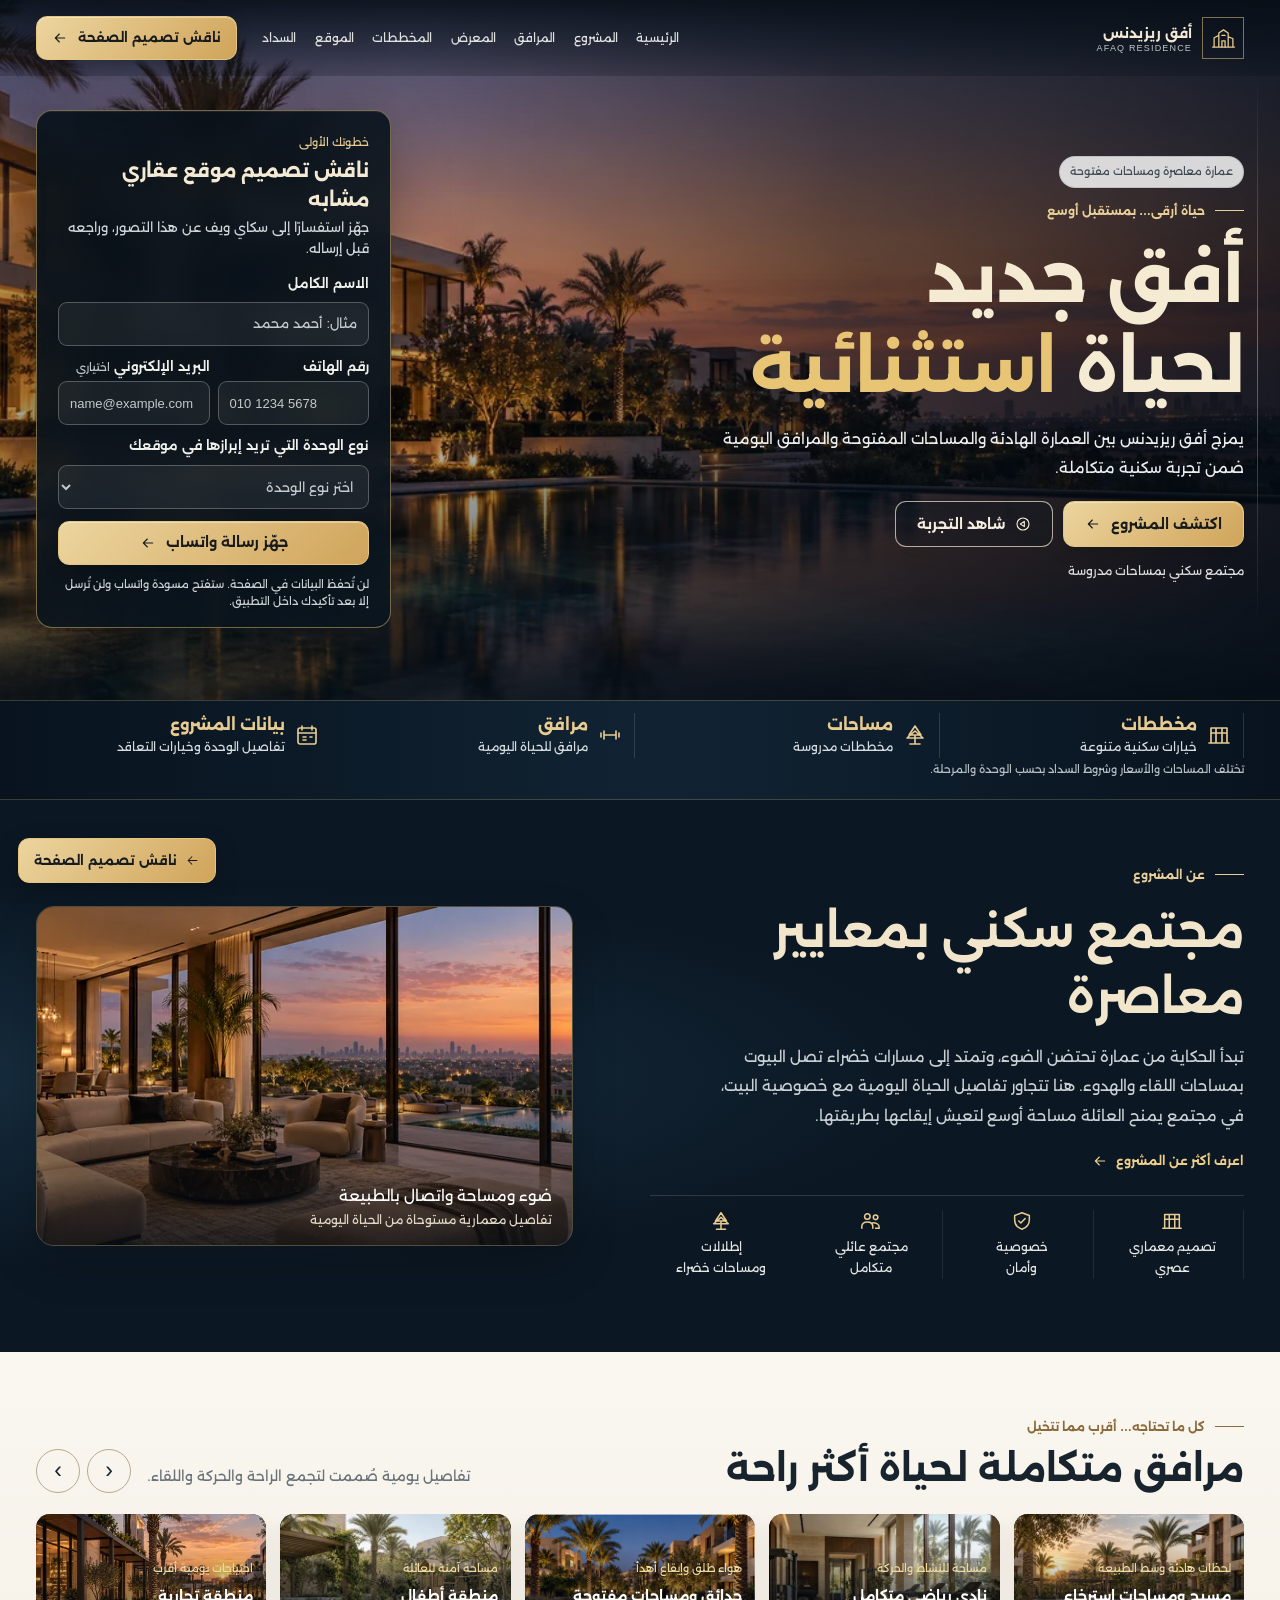
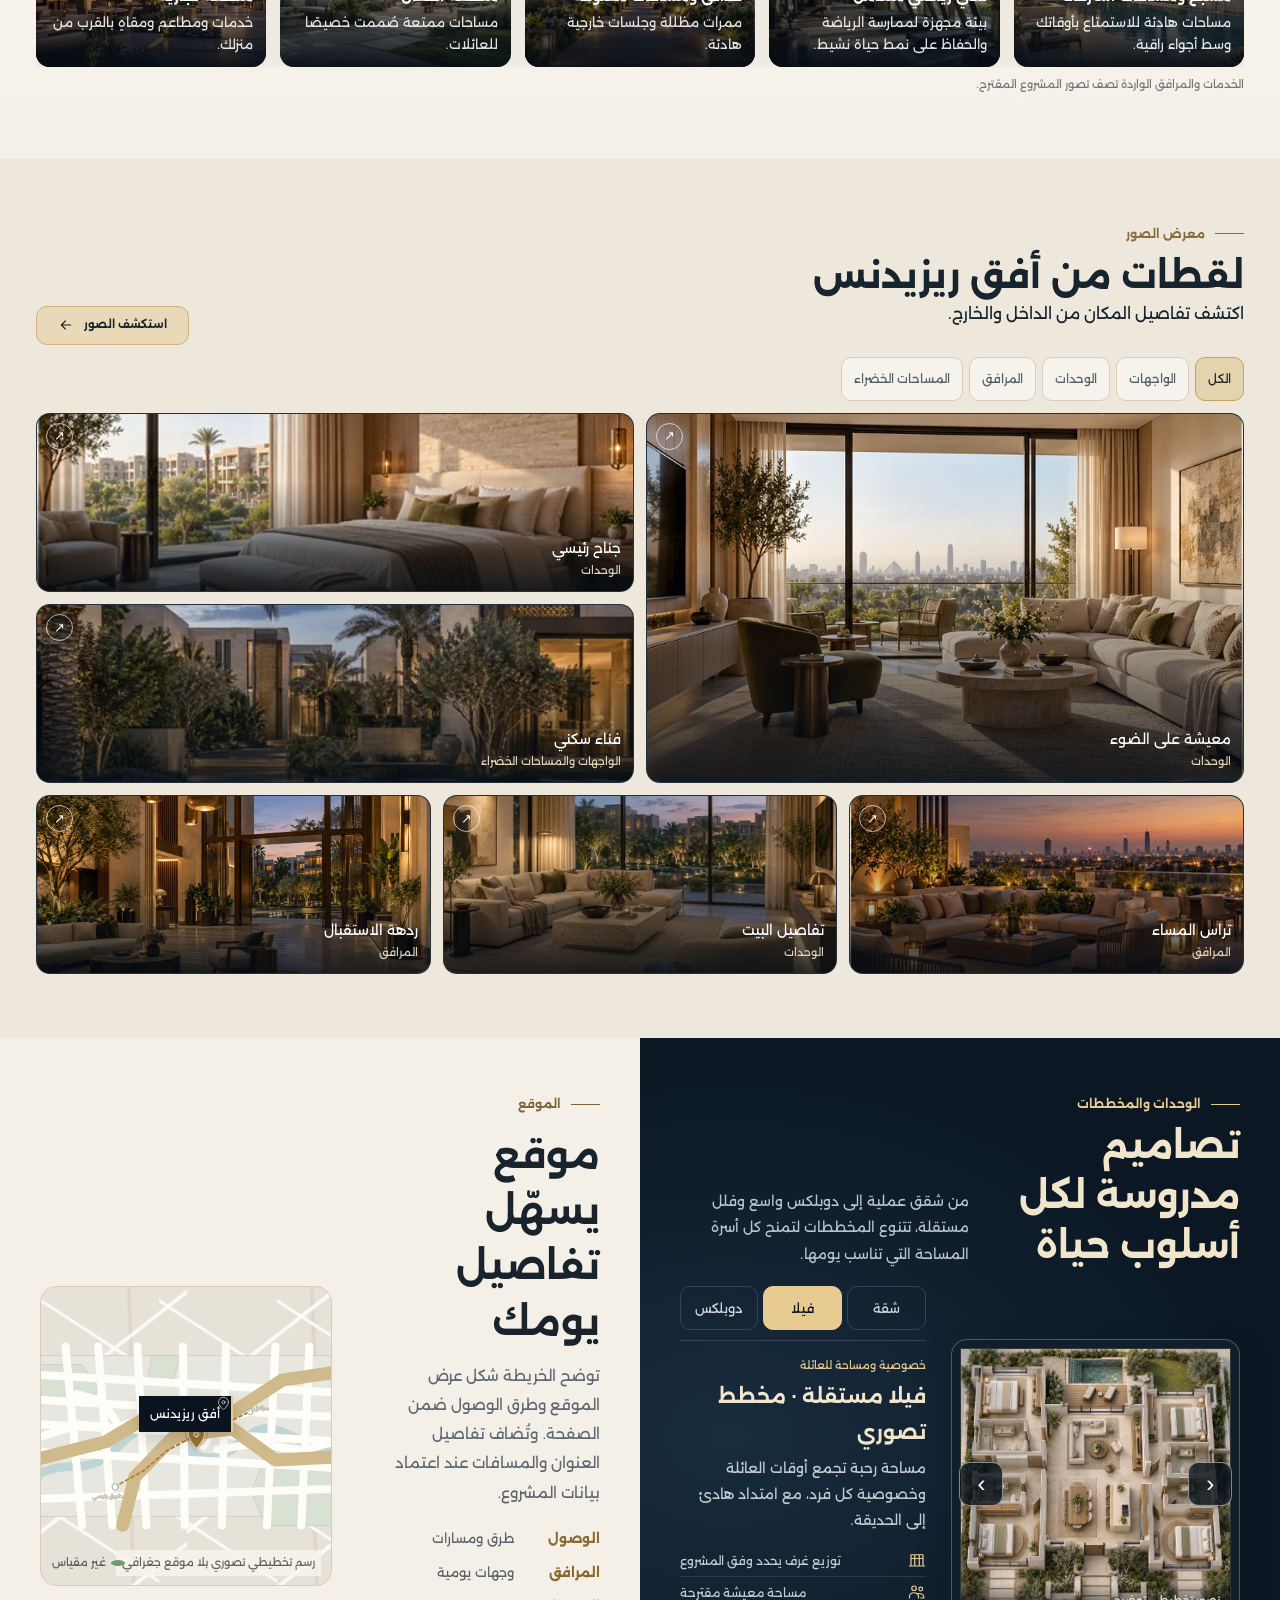
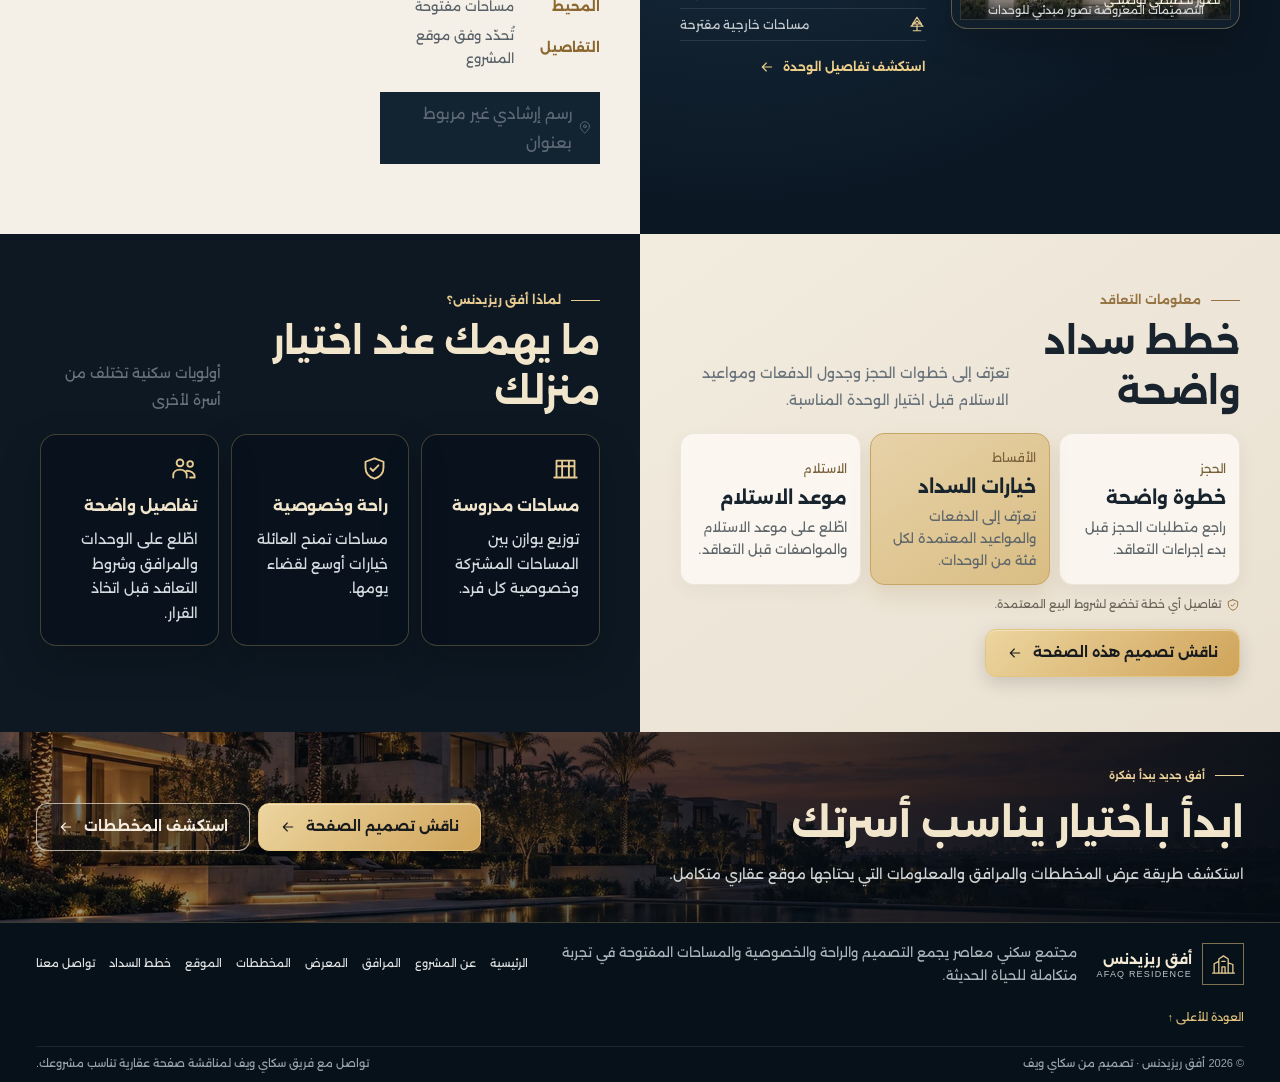
<file: 2/index.html>
<!doctype html>
<html lang="ar" dir="rtl">
<head>
  <meta charset="utf-8">
  <meta name="viewport" content="width=device-width, initial-scale=1">
  <meta name="theme-color" content="#08131e">
  <meta name="robots" content="noindex,follow">
  <link rel="preload" href="assets/alexandria-arabic.woff2" as="font" type="font/woff2" crossorigin>
  <meta name="description" content="أفق ريزيدنس مجتمع سكني يجمع بين المساحات المتنوعة والمرافق اليومية وخيارات التعاقد المرنة.">
  <meta property="og:type" content="website">
  <meta property="og:locale" content="ar_EG">
  <meta property="og:title" content="أفق ريزيدنس | مجتمع سكني متكامل">
  <meta property="og:description" content="تعرّف إلى الوحدات والمرافق والمخططات وخيارات التعاقد في أفق ريزيدنس.">
  <meta property="og:url" content="https://realestate.skywaveads.com/">
  <meta property="og:image" content="https://realestate.skywaveads.com/assets/afaq-sunset-hero.webp">
  <meta property="og:image:alt" content="مساكن عصرية وحدائق ومسبح عند الغروب">
  <meta property="og:image:width" content="1942">
  <meta property="og:image:height" content="809">
  <meta name="twitter:card" content="summary_large_image">
  <meta name="twitter:title" content="أفق ريزيدنس | مجتمع سكني متكامل">
  <meta name="twitter:description" content="تعرّف إلى الوحدات والمرافق والمخططات وخيارات التعاقد في أفق ريزيدنس.">
  <meta name="twitter:image" content="https://realestate.skywaveads.com/assets/afaq-sunset-hero.webp">
  <meta name="twitter:image:alt" content="مساكن عصرية وحدائق ومسبح عند الغروب">
  <title>أفق ريزيدنس | مجتمع سكني متكامل</title>
  <link rel="canonical" href="https://realestate.skywaveads.com/">
<script type="application/ld+json">
{
  "@context": "https://schema.org",
  "@type": "WebPage",
  "name": "أفق ريزيدنس — مجتمع سكني متكامل",
  "description": "صفحة تعرض الوحدات والمرافق والمخططات وخيارات التعاقد في أفق ريزيدنس.",
  "url": "https://realestate.skywaveads.com/",
  "inLanguage": "ar-EG"
}
</script>
<link rel="icon" type="image/svg+xml" href="assets/afaq-mark.svg">
  <link rel="stylesheet" href="styles.css">
  <script src="app.js" defer></script>
</head>
<body>
  <div class="scroll-progress" aria-hidden="true"></div>
  <a class="skip-link" href="#main">انتقل إلى المحتوى</a>

  <svg class="icon-defs" aria-hidden="true" xmlns="http://www.w3.org/2000/svg">
    <symbol id="i-mark" viewBox="0 0 32 32"><path d="M4 27V15l6-3v15M10 27V9l6-4 6 4v18m0 0V14l6 2v11M2 27h28"/><path d="M14 27v-8h4v8M14 12h4"/></symbol>
    <symbol id="i-pool" viewBox="0 0 24 24"><path d="M3 17c2.2 0 2.2-2 4.4-2s2.2 2 4.4 2 2.2-2 4.4-2 2.2 2 4.4 2M3 21c2.2 0 2.2-2 4.4-2s2.2 2 4.4 2 2.2-2 4.4-2 2.2 2 4.4 2M7 12V5h8v7m-8-3h8m0-4 2-2"/></symbol>
    <symbol id="i-tree" viewBox="0 0 24 24"><path d="M12 21v-8m-5 8h10M12 3 6 12h12L12 3Zm0 5-8 7h16l-8-7Z"/></symbol>
    <symbol id="i-shield" viewBox="0 0 24 24"><path d="M12 3 20 6v5c0 5.2-3.4 8.5-8 10-4.6-1.5-8-4.8-8-10V6l8-3Z"/><path d="m8.5 12 2.2 2.2 4.8-5"/></symbol>
    <symbol id="i-family" viewBox="0 0 24 24"><circle cx="8" cy="7" r="3"/><circle cx="17" cy="8" r="2.5"/><path d="M2 20v-2c0-3 2.5-5 6-5s6 2 6 5v2m0-6c3.5 0 7 1.7 7 5v1h-4"/></symbol>
    <symbol id="i-gym" viewBox="0 0 24 24"><path d="M6 8v8m12-8v8M3 10v4m18-4v4M6 12h12"/></symbol>
    <symbol id="i-wrench" viewBox="0 0 24 24"><path d="M14.3 6.1a5.2 5.2 0 0 0-6.6 6.5L3 17.3a2.6 2.6 0 1 0 3.7 3.7l4.7-4.7a5.2 5.2 0 0 0 6.5-6.6l-3.2 3.2-3.1-1-1-3.1 3.2-3.2Z"/></symbol>
    <symbol id="i-shop" viewBox="0 0 24 24"><path d="M4 10v10h16V10M3 4h18l-1 6H4L3 4Zm5 16v-6h8v6"/></symbol>
    <symbol id="i-arrow" viewBox="0 0 24 24"><path d="M5 12h14m-6-6 6 6-6 6"/></symbol>
    <symbol id="i-menu" viewBox="0 0 24 24"><path d="M4 7h16M4 12h16M4 17h16"/></symbol>
    <symbol id="i-close" viewBox="0 0 24 24"><path d="m6 6 12 12M18 6 6 18"/></symbol>
    <symbol id="i-window" viewBox="0 0 24 24"><path d="M4 20V5h16v15M4 10h16M9 5v15m6-15v15M2 20h20"/></symbol>
    <symbol id="i-walk" viewBox="0 0 24 24"><path d="M13 5a2 2 0 1 0 0-4 2 2 0 0 0 0 4ZM10 21l2-6-3-3 2-5 4 2 2 4 3 2M7 21l3-6m4-8 3-2 3 2"/></symbol>
    <symbol id="i-play" viewBox="0 0 24 24"><circle cx="12" cy="12" r="9"/><path d="m10 8 6 4-6 4z"/></symbol>
    <symbol id="i-calendar" viewBox="0 0 24 24"><rect x="3" y="5" width="18" height="16" rx="2"/><path d="M7 3v4m10-4v4M3 10h18m-13 4h3m4 0h2m-9 3h3"/></symbol>
    <symbol id="i-pin" viewBox="0 0 24 24"><path d="M20 10c0 5-8 12-8 12S4 15 4 10a8 8 0 1 1 16 0Z"/><circle cx="12" cy="10" r="2.5"/></symbol>
  </svg>

  <header class="site-header" id="top">
    <div class="container header-inner">
      <a class="brand" href="#top" aria-label="أفق ريزيدنس، إلى أعلى الصفحة">
        <span class="brand-mark"><svg aria-hidden="true"><use href="#i-mark"/></svg></span>
        <span class="brand-name"><strong>أفق ريزيدنس</strong><small lang="en" dir="ltr">AFAQ RESIDENCE</small></span>
      </a>
      <nav class="desktop-nav" aria-label="التنقل الرئيسي">
        <a href="#top">الرئيسية</a><a href="#project">المشروع</a><a href="#amenities">المرافق</a><a href="#gallery">المعرض</a><a href="#plans">المخططات</a><a href="#location">الموقع</a><a href="#payment">السداد</a>
      </nav>
      <a class="button button-gold header-cta" href="#inquiry">ناقش تصميم الصفحة <svg aria-hidden="true"><use href="#i-arrow"/></svg></a>
      <button class="menu-toggle" type="button" aria-label="فتح قائمة التنقل" aria-expanded="false" aria-controls="mobile-nav">
        <svg class="menu-icon" aria-hidden="true"><use href="#i-menu"/></svg><svg class="close-icon" aria-hidden="true"><use href="#i-close"/></svg>
      </button>
    </div>
    <nav class="mobile-nav" id="mobile-nav" aria-label="التنقل على الهاتف" hidden>
        <a href="#top">الرئيسية</a><a href="#project">المشروع</a><a href="#amenities">المرافق</a><a href="#gallery">المعرض</a><a href="#plans">المخططات</a><a href="#location">الموقع</a><a href="#payment">خطط السداد</a><a href="#why-afaq">لماذا أفق</a><a href="#inquiry">تواصل معنا</a><a class="button button-gold" href="#inquiry">ناقش مشروعك</a>
    </nav>
  </header>

  <main id="main">
    <section class="hero" aria-labelledby="hero-title">
      <img class="hero-image" src="assets/afaq-sunset-hero.webp" srcset="assets/afaq-sunset-hero-480w.webp 480w, assets/afaq-sunset-hero-768w.webp 768w, assets/afaq-sunset-hero-960w.webp 960w, assets/afaq-sunset-hero-1280w.webp 1280w, assets/afaq-sunset-hero.webp 1942w" sizes="100vw" alt="تصور معماري لمساكن عصرية ومسبح عند الغروب" width="1942" height="809" fetchpriority="high">
      <div class="hero-shade" aria-hidden="true"></div>
      <div class="container hero-layout">
        <div class="hero-copy">
          <p class="concept-badge">عمارة معاصرة ومساحات مفتوحة</p>
          <p class="eyebrow"><span></span> حياة أرقى… بمستقبل أوسع</p>
          <h1 id="hero-title">أفق جديد<br>لحياة <em>استثنائية</em></h1>
          <p class="hero-description">يمزج أفق ريزيدنس بين العمارة الهادئة والمساحات المفتوحة والمرافق اليومية ضمن تجربة سكنية متكاملة.</p>
          <div class="hero-actions">
            <a class="button button-gold" href="#project">اكتشف المشروع <svg aria-hidden="true"><use href="#i-arrow"/></svg></a>
            <a class="button button-outline" href="#gallery"><svg aria-hidden="true"><use href="#i-play"/></svg> شاهد التجربة</a>
          </div>
          <p class="hero-caption">مجتمع سكني بمساحات مدروسة</p>
        </div>

        <aside class="inquiry-card" id="inquiry" aria-labelledby="inquiry-title">
          <p class="form-kicker">خطوتك الأولى</p>
          <h2 id="inquiry-title">ناقش تصميم موقع عقاري مشابه</h2>
          <p class="form-intro">جهّز استفسارًا إلى سكاي ويف عن هذا التصور، وراجعه قبل إرساله.</p>
          <form class="inquiry-form" data-inquiry-form aria-labelledby="inquiry-title">
            <label for="res-name">الاسم الكامل</label>
            <input id="res-name" name="name" autocomplete="name" minlength="2" maxlength="80" pattern=".*\S.*" required title="يرجى إدخال اسم يحتوي على حرف واحد على الأقل" placeholder="مثال: أحمد محمد">
            <div class="form-row">
              <div><label for="res-phone">رقم الهاتف</label><input id="res-phone" name="phone" type="tel" inputmode="tel" dir="ltr" autocomplete="tel" pattern="(?:\+?(?:20|٢٠|۲۰)|0|٠|۰)?(?:\s|-)*(?:1[0125]|١[٠١٢٥]|۱[۰۱۲۵])(?:(?:\s|-)*[0-9٠-٩۰-۹]){8}" required title="أدخل رقم هاتف مصريًا صحيحًا" placeholder="010 1234 5678"></div>
              <div><label for="res-email">البريد الإلكتروني <span class="optional">اختياري</span></label><input id="res-email" name="email" type="email" autocomplete="email" dir="ltr" placeholder="name@example.com"></div>
            </div>
            <label for="res-unit">نوع الوحدة التي تريد إبرازها في موقعك</label>
            <select id="res-unit" name="unit" required>
              <option value="" selected disabled>اختر نوع الوحدة</option><option value="apartment">شقة</option><option value="duplex">دوبلكس</option><option value="villa">فيلا</option><option value="undecided">أرغب في معرفة الخيارات</option>
            </select>
            <button class="button button-gold form-submit" type="submit">جهّز رسالة واتساب <svg aria-hidden="true"><use href="#i-arrow"/></svg></button>
            <p class="form-privacy">لن تُحفظ البيانات في الصفحة. ستفتح مسودة واتساب ولن تُرسل إلا بعد تأكيدك داخل التطبيق.</p>
            <p class="form-status" data-form-status role="status" aria-live="polite" hidden></p>
            <div class="form-contact-options" data-contact-options hidden><a class="button button-gold" data-whatsapp-link target="_blank" rel="noopener noreferrer">مراجعة المسودة على واتساب</a></div>
          </form>
        </aside>
      </div>
    </section>

    <section class="fact-strip" id="facts" aria-label="مؤشرات تصور أفق ريزيدنس">
      <div class="container fact-grid">
        <div class="fact-item"><svg aria-hidden="true"><use href="#i-window"/></svg><div><strong>مخططات</strong><span>خيارات سكنية متنوعة</span></div></div>
        <div class="fact-item"><svg aria-hidden="true"><use href="#i-tree"/></svg><div><strong>مساحات</strong><span>مخططات مدروسة</span></div></div>
        <div class="fact-item"><svg aria-hidden="true"><use href="#i-gym"/></svg><div><strong>مرافق</strong><span>مرافق للحياة اليومية</span></div></div>
        <div class="fact-item"><svg aria-hidden="true"><use href="#i-calendar"/></svg><div><strong>بيانات المشروع</strong><span>تفاصيل الوحدة وخيارات التعاقد</span></div></div>
        <p class="fact-disclaimer">تختلف المساحات والأسعار وشروط السداد بحسب الوحدة والمرحلة.</p>
      </div>
    </section>

    <section class="section project-section" id="project" aria-labelledby="project-title">
      <div class="container project-grid">
        <div class="project-copy">
          <p class="eyebrow"><span></span> عن المشروع</p>
          <h2 id="project-title">مجتمع سكني بمعايير معاصرة</h2>
          <p>تبدأ الحكاية من عمارة تحتضن الضوء، وتمتد إلى مسارات خضراء تصل البيوت بمساحات اللقاء والهدوء. هنا تتجاور تفاصيل الحياة اليومية مع خصوصية البيت، في مجتمع يمنح العائلة مساحة أوسع لتعيش إيقاعها بطريقتها.</p>
          <a class="text-link" href="#amenities">اعرف أكثر عن المشروع <svg aria-hidden="true"><use href="#i-arrow"/></svg></a>
          <ul class="project-values" aria-label="قيم المشروع">
            <li><svg aria-hidden="true"><use href="#i-window"/></svg><span>تصميم معماري<br>عصري</span></li>
            <li><svg aria-hidden="true"><use href="#i-shield"/></svg><span>خصوصية<br>وأمان</span></li>
            <li><svg aria-hidden="true"><use href="#i-family"/></svg><span>مجتمع عائلي<br>متكامل</span></li>
            <li><svg aria-hidden="true"><use href="#i-tree"/></svg><span>إطلالات<br>ومساحات خضراء</span></li>
          </ul>
        </div>
        <figure class="project-photo">
          <img src="assets/afaq-project-interior.webp" srcset="assets/afaq-project-interior-480w.webp 480w, assets/afaq-project-interior-768w.webp 768w, assets/afaq-project-interior-960w.webp 960w, assets/afaq-project-interior-1280w.webp 1280w, assets/afaq-project-interior.webp 1774w" sizes="(max-width: 680px) calc(100vw - 40px), (max-width: 900px) 51vw, 50vw" alt="تصور لغرفة معيشة تطل على حدائق ومسبح عند الغروب" width="1774" height="887" loading="lazy" decoding="async">
          <figcaption><span>ضوء ومساحة واتصال بالطبيعة</span><small>تفاصيل معمارية مستوحاة من الحياة اليومية</small></figcaption>
        </figure>
      </div>
    </section>

    <section class="section amenities" id="amenities" aria-labelledby="amenities-title">
      <div class="container">
        <div class="section-heading section-heading-carousel"><div><p class="eyebrow"><span></span> كل ما تحتاجه… أقرب مما تتخيل</p><h2 id="amenities-title">مرافق متكاملة لحياة أكثر راحة</h2></div><div class="heading-aside"><p>تفاصيل يومية صُممت لتجمع الراحة والحركة واللقاء.</p><div class="carousel-controls" aria-label="التنقل بين المرافق"><button class="round-control" type="button" data-rail-control="amenities" data-direction="next" aria-label="المرافق التالية">‹</button><button class="round-control" type="button" data-rail-control="amenities" data-direction="prev" aria-label="المرافق السابقة">›</button></div></div></div>
        <div class="amenity-feature-grid image-rail" id="amenities-rail" data-horizontal-rail="amenities" aria-label="مرافق أفق ريزيدنس">
          <article class="amenity-photo amenity-photo-pool"><img src="assets/residence-pool.webp" srcset="assets/residence-pool-480w.webp 480w, assets/residence-pool-768w.webp 768w, assets/residence-pool-960w.webp 960w, assets/residence-pool-1280w.webp 1280w, assets/residence-pool.webp 1536w" sizes="(max-width: 680px) calc(100vw - 40px), (max-width: 900px) 42vw, 32vw" alt="تصور لمسبح ومساحات استرخاء محاطة بالحدائق" width="1536" height="1024" loading="lazy" decoding="async"><div><span>لحظات هادئة وسط الطبيعة</span><h3>مسبح ومساحات استرخاء</h3><p>مساحات هادئة للاستمتاع بأوقاتك وسط أجواء راقية.</p></div></article>
          <article class="amenity-photo amenity-photo-fitness"><img src="assets/residence-fitness.webp" srcset="assets/residence-fitness-480w.webp 480w, assets/residence-fitness-768w.webp 768w, assets/residence-fitness-960w.webp 960w, assets/residence-fitness-1280w.webp 1280w, assets/residence-fitness.webp 1536w" sizes="(max-width: 390px) calc(100vw - 40px), (max-width: 680px) calc((100vw - 49px) / 2), (max-width: 900px) 42vw, 32vw" alt="تصور لناد رياضي بتجهيزات حديثة وإطلالة على المساحات الخضراء" width="1536" height="1024" loading="lazy" decoding="async"><div><span>مساحة للنشاط والحركة</span><h3>نادي رياضي متكامل</h3><p>بيئة مجهزة لممارسة الرياضة والحفاظ على نمط حياة نشيط.</p></div></article>
          <article class="amenity-photo amenity-photo-home"><img src="assets/afaq-gallery-promenade.jpg" srcset="assets/afaq-gallery-promenade-480w.jpg 480w, assets/afaq-gallery-promenade.jpg 768w" sizes="(max-width: 680px) 78vw, 20vw" alt="ممشى سكني بين حدائق وأشجار نخيل وإضاءة ليلية هادئة" width="768" height="512" loading="lazy" decoding="async"><div><span>هواء طلق وإيقاع أهدأ</span><h3>حدائق ومساحات مفتوحة</h3><p>ممرات مظللة وجلسات خارجية هادئة.</p></div></article>
          <article class="amenity-photo amenity-photo-garden"><img src="assets/residence-garden.webp" srcset="assets/residence-garden-480w.webp 480w, assets/residence-garden-768w.webp 768w, assets/residence-garden-960w.webp 960w, assets/residence-garden-1280w.webp 1280w, assets/residence-garden.webp 1536w" sizes="(max-width: 390px) calc(100vw - 40px), (max-width: 680px) calc((100vw - 49px) / 2), (max-width: 900px) 42vw, 32vw" alt="تصور لحديقة عائلية مظللة ومنطقة لعب بين المساكن" width="1536" height="1024" loading="lazy" decoding="async"><div><span>مساحة آمنة للعائلة</span><h3>منطقة أطفال</h3><p>مساحات ممتعة صُممت خصيصًا للعائلات.</p></div></article>
          <article class="amenity-photo amenity-photo-facade"><img src="assets/afaq-retail-courtyard.webp" srcset="assets/afaq-retail-courtyard-480w.webp 480w, assets/afaq-retail-courtyard-768w.webp 768w, assets/afaq-retail-courtyard-960w.webp 960w, assets/afaq-retail-courtyard-1280w.webp 1280w, assets/afaq-retail-courtyard.webp 1729w" sizes="(max-width: 390px) calc(100vw - 32px), (max-width: 680px) calc((100vw - 49px) / 2), (max-width: 808px) calc(100vw - 48px), (max-width: 900px) 760px, (max-width: 1120px) 31vw, 32vw" alt="تصور لممشى يضم مطاعم ومقاهي ضمن مجتمع سكني" width="1729" height="910" loading="lazy" decoding="async"><div><span>احتياجات يومية أقرب</span><h3>منطقة تجارية</h3><p>خدمات ومطاعم ومقاهٍ بالقرب من منزلك.</p></div></article>
          <article class="amenity-photo amenity-service-card"><svg aria-hidden="true"><use href="#i-shield"/></svg><div><span>راحة وخصوصية طوال اليوم</span><h3>أمن على مدار الساعة</h3><p>منظومة متابعة تواكب إيقاع الحياة داخل المجتمع.</p></div></article>
          <article class="amenity-photo amenity-service-card amenity-maintenance"><svg aria-hidden="true"><use href="#i-wrench"/></svg><div><span>تفاصيل تعمل كما ينبغي</span><h3>تشغيل وصيانة</h3><p>رعاية مستمرة للمرافق والمساحات المشتركة.</p></div></article>
        </div>
        <p class="section-disclaimer">الخدمات والمرافق الواردة تصف تصور المشروع المقترح.</p>
      </div>
    </section>

    <section class="section gallery-section" id="gallery" aria-labelledby="gallery-title">
      <div class="container">
        <div class="section-heading gallery-heading"><div><p class="eyebrow"><span></span> معرض الصور</p><h2 id="gallery-title">لقطات من أفق ريزيدنس</h2><p>اكتشف تفاصيل المكان من الداخل والخارج.</p></div><a class="button button-light" href="#gallery-grid">استكشف الصور <svg aria-hidden="true"><use href="#i-arrow"/></svg></a></div>
        <div class="gallery-toolbar">
          <div class="gallery-filters" role="group" aria-label="تصفية صور المشروع">
          <button class="filter-button is-active" type="button" data-gallery-filter="all" aria-pressed="true">الكل</button><button class="filter-button" type="button" data-gallery-filter="exterior" aria-pressed="false">الواجهات</button><button class="filter-button" type="button" data-gallery-filter="interior" aria-pressed="false">الوحدات</button><button class="filter-button" type="button" data-gallery-filter="amenities" aria-pressed="false">المرافق</button><button class="filter-button" type="button" data-gallery-filter="landscape" aria-pressed="false">المساحات الخضراء</button>
          </div>
          <div class="carousel-controls" aria-label="التنقل بين الصور"><button class="round-control" type="button" data-rail-control="gallery" data-direction="next" aria-label="الصور التالية">‹</button><button class="round-control" type="button" data-rail-control="gallery" data-direction="prev" aria-label="الصور السابقة">›</button></div>
        </div>
        <div class="gallery-grid image-rail" id="gallery-grid" data-horizontal-rail="gallery" aria-label="معرض صور أفق ريزيدنس">
          <button class="gallery-card gallery-card-large" type="button" data-gallery-item="interior" data-gallery-open data-src="assets/afaq-gallery-living.jpg" data-alt="تصور لغرفة معيشة معاصرة يدخلها الضوء"><img src="assets/afaq-gallery-living.jpg" srcset="assets/afaq-gallery-living-480w.jpg 480w, assets/afaq-gallery-living.jpg 768w" sizes="(max-width: 680px) 100vw, 50vw" alt="" width="768" height="512" loading="lazy" decoding="async"><span>معيشة على الضوء <small>الوحدات</small></span><i aria-hidden="true">↗</i></button>
          <button class="gallery-card" type="button" data-gallery-item="interior" data-gallery-open data-src="assets/afaq-gallery-bedroom.jpg" data-alt="جناح رئيسي هادئ بمواد طبيعية وإطلالة على المساحات الخضراء"><img src="assets/afaq-gallery-bedroom.jpg" srcset="assets/afaq-gallery-bedroom-480w.jpg 480w, assets/afaq-gallery-bedroom.jpg 768w" sizes="(max-width: 680px) 78vw, 20vw" alt="" width="768" height="512" loading="lazy" decoding="async"><span>جناح رئيسي <small>الوحدات</small></span><i aria-hidden="true">↗</i></button>
          <button class="gallery-card" type="button" data-gallery-item="exterior landscape" data-gallery-open data-src="assets/residence-courtyard.webp" data-alt="فناء سكني محاط بالواجهات الحجرية ومسارات المياه"><img src="assets/residence-courtyard.webp" srcset="assets/residence-courtyard-480w.webp 480w, assets/residence-courtyard-768w.webp 768w, assets/residence-courtyard-960w.webp 960w, assets/residence-courtyard-1280w.webp 1280w, assets/residence-courtyard.webp 1536w" sizes="(max-width: 680px) 78vw, 20vw" alt="" width="1536" height="1024" loading="lazy" decoding="async"><span>فناء سكني <small>الواجهات والمساحات الخضراء</small></span><i aria-hidden="true">↗</i></button>
          <button class="gallery-card" type="button" data-gallery-item="amenities" data-gallery-open data-src="assets/afaq-gallery-terrace.jpg" data-alt="تراس مسائي بأثاث خارجي وإضاءة دافئة وإطلالات على المدينة"><img src="assets/afaq-gallery-terrace.jpg" srcset="assets/afaq-gallery-terrace-480w.jpg 480w, assets/afaq-gallery-terrace.jpg 768w" sizes="(max-width: 680px) 78vw, 20vw" alt="" width="768" height="512" loading="lazy" decoding="async"><span>تراس المساء <small>المرافق</small></span><i aria-hidden="true">↗</i></button>
          <button class="gallery-card" type="button" data-gallery-item="interior" data-gallery-open data-src="assets/residence-interior.webp" data-alt="تفاصيل داخلية تجمع الألوان الهادئة والإضاءة الطبيعية"><img src="assets/residence-interior.webp" srcset="assets/residence-interior-480w.webp 480w, assets/residence-interior-768w.webp 768w, assets/residence-interior-960w.webp 960w, assets/residence-interior-1280w.webp 1280w, assets/residence-interior.webp 1536w" sizes="(max-width: 390px) calc(100vw - 40px), (max-width: 680px) calc((100vw - 49px) / 2), (max-width: 900px) 26vw, 32vw" alt="" width="1536" height="1024" loading="lazy" decoding="async"><span>تفاصيل البيت <small>الوحدات</small></span><i aria-hidden="true">↗</i></button>
          <button class="gallery-card" type="button" data-gallery-item="amenities" data-gallery-open data-src="assets/afaq-gallery-lobby.jpg" data-alt="ردهة استقبال بإضاءة دافئة تطل على حديقة داخلية"><img src="assets/afaq-gallery-lobby.jpg" sizes="(max-width: 680px) 50vw, 33vw" alt="" width="1200" height="800" loading="lazy" decoding="async"><span>ردهة الاستقبال <small>المرافق</small></span><i aria-hidden="true">↗</i></button>
        </div>

      </div>
    </section>

    <dialog class="gallery-dialog" aria-label="معاينة صورة المشروع">
      <button class="dialog-close" type="button" aria-label="إغلاق الصورة"><svg aria-hidden="true"><use href="#i-close"/></svg></button>
      <button class="dialog-nav dialog-prev" type="button" aria-label="الصورة السابقة">›</button>
      <img alt="">
      <button class="dialog-nav dialog-next" type="button" aria-label="الصورة التالية">‹</button>
      <p class="dialog-caption" role="status" aria-live="polite" aria-atomic="true"></p>
    </dialog>

    <div class="feature-pair feature-pair-units">
    <section class="section plans-section" id="plans" aria-labelledby="plans-title">
      <div class="container">
          <div class="section-heading"><div><p class="eyebrow"><span></span> الوحدات والمخططات</p><h2 id="plans-title">تصاميم مدروسة لكل أسلوب حياة</h2></div><p>من شقق عملية إلى دوبلكس واسع وفلل مستقلة، تتنوع المخططات لتمنح كل أسرة المساحة التي تناسب يومها.</p></div>
        <div class="plan-layout">
          <div class="plan-visual" role="group" aria-label="رسوم تخطيطية تصورية لأنواع الوحدات">
              <figure class="plan-image plan-photo" data-unit-plan="villa"><img src="assets/afaq-villa-plan-concept.webp" alt="تصور تخطيطي لفيلا مستقلة بحديقة خاصة ومساحات معيشة متعددة" width="1254" height="1254" loading="lazy" decoding="async"><figcaption>تصور تخطيطي توضيحي</figcaption></figure>
              <svg viewBox="0 0 460 330" data-unit-plan="apartment" role="img" aria-label="مخطط توضيحي لشقة عائلية بمساحات معيشة متصلة" hidden>
              <g class="plan-zones" aria-hidden="true"><rect x="35" y="33" width="95" height="125"/><rect x="35" y="169" width="95" height="62"/><rect x="141" y="169" width="68" height="60"/><rect x="141" y="240" width="68" height="57"/><rect x="220" y="34" width="94" height="104"/><rect x="219" y="171" width="95" height="126"/><rect x="324" y="151" width="100" height="146"/></g>
              <rect class="plan-outline" x="30" y="28" width="400" height="274" rx="3"/>
              <path class="plan-walls" d="M214 28v274M30 164h184m105-136v116h111M214 164h216v138M319 144v158M30 235h106v67M136 164v71m78-4h105M136 28v69h78"/>
              <path class="plan-detail" d="M47 47h47m-47 15h35m149 118h72m-72 17h48m54-139h47m-39 160h54M48 257h56"/>
              <g class="plan-furniture" aria-hidden="true"><rect x="49" y="48" width="68" height="47" rx="3"/><path d="M54 55h28v12H54zm33 0h28v12H87zM50 101h15v12H50zM42 183h77v19H42zm4 0v19m19-19v19m20-19v19m31-19v19m-59 8h44v12H57zm94-28h48v33h-48zm5 6h11m27 0h11m-51 12h11m27 0h11m-51 10h11m27 0h11M147 246h55v10h-55zm0 15h36m-36 7h28M235 47h67v42h-67zm5 6h28v11h-28zm33 0h28v11h-28zm-34 61h18v12h-18zM231 211h72v18h-72zm5 0v18m18-18v18m18-18v18m26-18v18m-62 8h38v13h-38z"/></g>
              <path class="plan-windows" d="M70 28h39m110 0h41m-184 274h39m110 0h44m211-228v42m0 54v32M30 183v32"/>
            </svg>
            <svg viewBox="0 0 460 330" data-unit-plan="duplex" role="img" aria-label="مخطط تصوري لطابقَي دوبلكس مع أثاث رمزي، دون أبعاد تنفيذية" hidden>
              <g class="plan-zones" aria-hidden="true"><rect x="28" y="48" width="106" height="111"/><rect x="28" y="171" width="106" height="107"/><rect x="251" y="48" width="61" height="111"/><rect x="321" y="48" width="108" height="111"/><rect x="251" y="171" width="177" height="107"/></g>
              <rect class="plan-outline" x="22" y="42" width="193" height="242" rx="3"/><rect class="plan-outline" x="245" y="42" width="193" height="242" rx="3"/>
              <path class="plan-walls" d="M22 166h116V42m0 124v118m77-174h-77m-98 0h45m218 174V166H315V42m0 124v118m-70-174h70m98 0h-45M138 211h77M245 211h70"/>
              <path class="plan-detail" d="M39 59h43m-43 15h30m154-15h43m-43 15h30M158 185v48m140-48v48"/>
              <g class="plan-furniture" aria-hidden="true"><rect x="43" y="53" width="75" height="43" rx="3"/><path d="M48 60h29v11H48zm34 0h29v11H82zM40 112h18v13H40zM39 185h82v18H39zm5 0v18m18-18v18m19-18v18m36-18v18m-58 7h47v13H59zm-20 36h39v11H39zm180-91h75v43h-75zm5 6h30v11h-30zm35 0h30v11h-30zm-2 119v-35m8 0v35m8-35v35m6-35v35m6-35v35m60-114h76v43h-76zm6 6h30v11h-30zm34 0h30v11h-30zm-40 77h83v18h-83zm5 0v18m20-18v18m20-18v18m32-18v18m-62 7h43v13h-43z"/></g>
              <path class="plan-windows" d="M61 42h40m137 0h41m150 80v33M22 196v35m416-18v34"/>
            </svg>
            <svg viewBox="0 0 460 330" data-unit-plan="villa-diagram" role="img" aria-label="رسم تخطيطي توضيحي لفيلا، دون أبعاد تنفيذية" hidden>
              <g class="plan-zones" aria-hidden="true"><rect x="55" y="32" width="111" height="99"/><rect x="181" y="32" width="99" height="99"/><rect x="295" y="32" width="107" height="99"/><rect x="55" y="145" width="111" height="48"/><rect x="181" y="145" width="99" height="48"/><rect x="295" y="145" width="107" height="48"/></g>
              <rect class="plan-outline" x="48" y="25" width="364" height="229" rx="3"/><path class="plan-walls" d="M48 138h126V25m0 113v116m112-229v113h126M174 138h112m-112 61h112m-78-61v61m78 0h126M48 199h48v55m48-55v55"/>
              <path class="plan-detail" d="M65 43h47m-47 15h35m144-16h47m-47 18h34m-205 154h30m110-58h50m-47 18h34"/>
              <g class="plan-furniture" aria-hidden="true"><rect x="70" y="43" width="76" height="45" rx="3"/><path d="M75 50h28v12H75zm33 0h28v12h-28zm-30 43h14v11H78zM190 43h72v45h-72zm5 6h28v12h-28zm33 0h28v12h-28zm-28 44h14v11h-14zM305 43h79v43h-79zm5 6h30v12h-30zm35 0h32v12h-32zm-32 47h17v11h-17zM61 151h98v18H61zm5 0v18m22-18v18m23-18v18m43-18v18m-72 7h46v10H82zm111-25h70v16h-70zm6 0v16m18-16v16m18-16v16m18-16v16m27 11h102v18H290zm6 0v18m24-18v18m24-18v18m24-18v18m24-18v18m-81 7h49v12h-49z"/></g>
              <path class="plan-garden" stroke-dasharray="4 5" d="M48 254h364v50H48z"/>
              <g class="plan-furniture plan-outdoor" aria-hidden="true"><path d="M75 270h92m-92 9h92m197-9h24v22h-24zm-132-2h47v20h-47z"/><circle cx="115" cy="289" r="5"/><circle cx="145" cy="289" r="5"/><circle cx="381" cy="289" r="5"/></g>
              <path class="plan-windows" d="M76 25h50m140 0h38m90 113h38M48 160v24m81 70h37m112-116v35"/>
            </svg>
            <button class="plan-arrow plan-arrow-next" type="button" data-unit-step="next" aria-label="المخطط التالي">‹</button>
            <button class="plan-arrow plan-arrow-prev" type="button" data-unit-step="prev" aria-label="المخطط السابق">›</button>
            <span>التصميمات المعروضة تصور مبدئي للوحدات</span>
          </div>
          <div class="plan-info">
            <div class="unit-tabs" role="tablist" aria-label="اختيار نوع الوحدة">
              <button type="button" role="tab" id="tab-apartment" aria-controls="panel-apartment" aria-selected="false" tabindex="-1" data-unit-tab="apartment">شقة</button><button type="button" role="tab" id="tab-villa" aria-controls="panel-villa" aria-selected="true" data-unit-tab="villa">فيلا</button><button type="button" role="tab" id="tab-duplex" aria-controls="panel-duplex" aria-selected="false" tabindex="-1" data-unit-tab="duplex">دوبلكس</button>
            </div>
              <div class="unit-panel" id="panel-villa" role="tabpanel" aria-labelledby="tab-villa" data-unit-panel="villa" aria-live="polite"><p class="panel-kicker">خصوصية ومساحة للعائلة</p><h3>فيلا مستقلة · مخطط تصوري</h3><p>مساحة رحبة تجمع أوقات العائلة وخصوصية كل فرد، مع امتداد هادئ إلى الحديقة.</p><ul class="unit-facts"><li><svg aria-hidden="true"><use href="#i-window"/></svg><span>توزيع غرف يحدد وفق المشروع</span></li><li><svg aria-hidden="true"><use href="#i-family"/></svg><span>مساحة معيشة مقترحة</span></li><li><svg aria-hidden="true"><use href="#i-tree"/></svg><span>مساحات خارجية مقترحة</span></li></ul></div>
              <div class="unit-panel" id="panel-duplex" role="tabpanel" aria-labelledby="tab-duplex" data-unit-panel="duplex" aria-live="polite" hidden><p class="panel-kicker">مرونة على مستويين</p><h3>دوبلكس عائلي</h3><p>توزيع رأسي يفصل أجواء الاستقبال عن مساحة العائلة ويمنح البيت إيقاعًا أكثر مرونة.</p><ul class="unit-facts"><li><span>توزيع عملي للغرف</span></li><li><span>معيشة على مستويين</span></li><li><span>تراس خاص</span></li></ul></div>
              <div class="unit-panel" id="panel-apartment" role="tabpanel" aria-labelledby="tab-apartment" data-unit-panel="apartment" aria-live="polite" hidden><p class="panel-kicker">تفاصيل عملية كل يوم</p><h3>شقة عائلية</h3><p>مساحات مترابطة تستقبل الضوء الطبيعي وتترك للعائلة حرية ترتيب يومها.</p><ul class="unit-facts"><li><span>توزيع عملي للغرف</span></li><li><span>معيشة وطعام متصلان</span></li><li><span>مساحة تخزين مخصصة</span></li></ul></div>
            <a class="text-link" href="#inquiry">استكشف تفاصيل الوحدة <svg aria-hidden="true"><use href="#i-arrow"/></svg></a>
          </div>
        </div>
      </div>
    </section>

    <section class="section location-section" id="location" aria-labelledby="location-title">
      <div class="container location-grid">
        <div class="location-copy"><p class="eyebrow"><span></span> الموقع</p><h2 id="location-title">موقع يسهّل تفاصيل يومك</h2><p>توضح الخريطة شكل عرض الموقع وطرق الوصول ضمن الصفحة. وتُضاف تفاصيل العنوان والمسافات عند اعتماد بيانات المشروع.</p><div class="location-points"><span><b>الوصول</b> طرق ومسارات</span><span><b>المرافق</b> وجهات يومية</span><span><b>المحيط</b> مساحات مفتوحة</span><span><b>التفاصيل</b> تُحدّد وفق موقع المشروع</span></div><p class="location-note"><svg aria-hidden="true"><use href="#i-pin"/></svg> رسم إرشادي غير مربوط بعنوان</p></div>
        <div class="map-visual" role="img" aria-label="رسم تخطيطي تصوري غير مرتبط بعنوان جغرافي">
          <svg viewBox="0 0 650 360" aria-hidden="true">
            <rect class="map-ground" width="650" height="360"/>
            <path class="map-park" d="M-20 20h112l38 54-28 38-95-11zM500 224l176 18v139H503l-31-73zM250 0h61l-13 51-60 8z"/>
            <path class="map-water" d="M-25 276c73-45 102-14 154-39s68-86 132-72 70 76 130 62 78-81 138-60 89 58 146 30"/>
            <g class="map-streets">
              <path d="M-20 42 670 83M-25 98 670 138M-30 152 680 193M-15 215 670 252M-10 321 670 298"/>
              <path d="M55-20 92 380M128-20 160 380M216-20 236 380M318-20 322 380M414-20 405 380M525-20 506 380M601-20 583 380"/>
              <path d="m-10 185 95-31 80 8 90-30m140 78 91-14 98 17 82-23M80 86l55 16 32 43m197 57 32-53 63-21"/>
            </g>
            <g class="map-arterials">
              <path d="M-25 236 145 193 282 111 428 128 540 55 680 34"/>
              <path d="M183 380 210 272l88-91 131-17 96 70 141-7"/>
            </g>
            <path class="map-route" d="M165 294 231 257 282 213 348 177 405 157 468 125"/>
            <g class="map-landmark"><circle cx="166" cy="294" r="7"/><text x="150" y="318">طريق رئيسي</text><circle cx="468" cy="125" r="7"/><text x="480" y="121">مرافق قريبة</text></g>
            <circle class="map-pin-halo" cx="348" cy="177" r="25"/>
            <path class="map-pin" d="M348 158c-10 0-18 8-18 18 0 13 18 31 18 31s18-18 18-31c0-10-8-18-18-18Zm0 24a6 6 0 1 1 0-12 6 6 0 0 1 0 12Z"/>
          </svg>
          <span class="map-label"><svg aria-hidden="true"><use href="#i-pin"/></svg> أفق ريزيدنس</span><span class="map-caption">رسم تخطيطي تصوري بلا موقع جغرافي</span><span class="map-scale" aria-hidden="true"><i></i> غير مقياس</span>
        </div>
      </div>
    </section>
    </div>

    <div class="feature-pair feature-pair-proof">
    <section class="section payment-section" id="payment" aria-labelledby="payment-title">
      <div class="container">
          <div class="section-heading"><div><p class="eyebrow"><span></span> معلومات التعاقد</p><h2 id="payment-title">خطط سداد واضحة</h2></div><p>تعرّف إلى خطوات الحجز وجدول الدفعات ومواعيد الاستلام قبل اختيار الوحدة المناسبة.</p></div>
        <div class="payment-grid" role="group" aria-label="بيانات التعاقد المطلوبة للمشروع الفعلي">
          <article><span>الحجز</span><strong>خطوة واضحة</strong><p>راجع متطلبات الحجز قبل بدء إجراءات التعاقد.</p></article><article class="payment-featured"><span>الأقساط</span><strong>خيارات السداد</strong><p>تعرّف إلى الدفعات والمواعيد المعتمدة لكل فئة من الوحدات.</p></article><article><span>الاستلام</span><strong>موعد الاستلام</strong><p>اطّلع على موعد الاستلام والمواصفات قبل التعاقد.</p></article>
        </div>
        <p class="payment-footnote"><svg aria-hidden="true"><use href="#i-shield"/></svg> تفاصيل أي خطة تخضع لشروط البيع المعتمدة.</p>
        <a class="button button-gold payment-cta" href="#inquiry">ناقش تصميم هذه الصفحة <svg aria-hidden="true"><use href="#i-arrow"/></svg></a>
      </div>
    </section>

    <section class="section why-section" id="why-afaq" aria-labelledby="why-title">
      <div class="container">
        <div class="section-heading why-heading">
          <div><p class="eyebrow"><span></span> لماذا أفق ريزيدنس؟</p><h2 id="why-title">ما يهمك عند اختيار منزلك</h2></div>
          <p class="why-disclaimer">أولويات سكنية تختلف من أسرة لأخرى</p>
        </div>
        <div class="why-grid" aria-label="مميزات أفق ريزيدنس">
          <article class="why-card"><svg aria-hidden="true"><use href="#i-window"/></svg><h3>مساحات مدروسة</h3><p>توزيع يوازن بين المساحات المشتركة وخصوصية كل فرد.</p></article>
          <article class="why-card"><svg aria-hidden="true"><use href="#i-shield"/></svg><h3>راحة وخصوصية</h3><p>مساحات تمنح العائلة خيارات أوسع لقضاء يومها.</p></article>
          <article class="why-card"><svg aria-hidden="true"><use href="#i-family"/></svg><h3>تفاصيل واضحة</h3><p>اطّلع على الوحدات والمرافق وشروط التعاقد قبل اتخاذ القرار.</p></article>
        </div>
      </div>
    </section>
    </div>

    <section class="final-cta" aria-labelledby="final-title"><div class="final-cta-image" aria-hidden="true"></div><div class="container final-cta-inner"><div><p class="eyebrow"><span></span> أفق جديد يبدأ بفكرة</p><h2 id="final-title">ابدأ باختيار يناسب أسرتك</h2><p>استكشف طريقة عرض المخططات والمرافق والمعلومات التي يحتاجها موقع عقاري متكامل.</p></div><div class="final-actions"><a class="button button-gold" href="#inquiry">ناقش تصميم الصفحة <svg aria-hidden="true"><use href="#i-arrow"/></svg></a><a class="button button-outline" href="#plans">استكشف المخططات <svg aria-hidden="true"><use href="#i-arrow"/></svg></a></div></div></section>
  </main>

  <footer class="site-footer">
    <div class="container footer-main">
      <a class="brand" href="#top" aria-label="أفق ريزيدنس، إلى أعلى الصفحة"><span class="brand-mark"><svg aria-hidden="true"><use href="#i-mark"/></svg></span><span class="brand-name"><strong>أفق ريزيدنس</strong><small lang="en" dir="ltr">AFAQ RESIDENCE</small></span></a>
      <p>مجتمع سكني معاصر يجمع التصميم والراحة والخصوصية والمساحات المفتوحة في تجربة متكاملة للحياة الحديثة.</p>
      <nav class="footer-nav" aria-label="روابط الصفحة"><a href="#top">الرئيسية</a><a href="#project">عن المشروع</a><a href="#amenities">المرافق</a><a href="#gallery">المعرض</a><a href="#plans">المخططات</a><a href="#location">الموقع</a><a href="#payment">خطط السداد</a><a href="#inquiry">تواصل معنا</a></nav>
      <a href="#top" class="back-top">العودة للأعلى ↑</a>
    </div>
    <div class="container footer-bottom"><span>© 2026 أفق ريزيدنس · تصميم من سكاي ويف</span><span>تواصل مع فريق سكاي ويف لمناقشة صفحة عقارية تناسب مشروعك.</span></div>
  </footer>
  <a class="floating-cta" href="#inquiry"><svg aria-hidden="true"><use href="#i-arrow"/></svg><span>ناقش تصميم الصفحة</span></a>
</body>
</html>
</file>
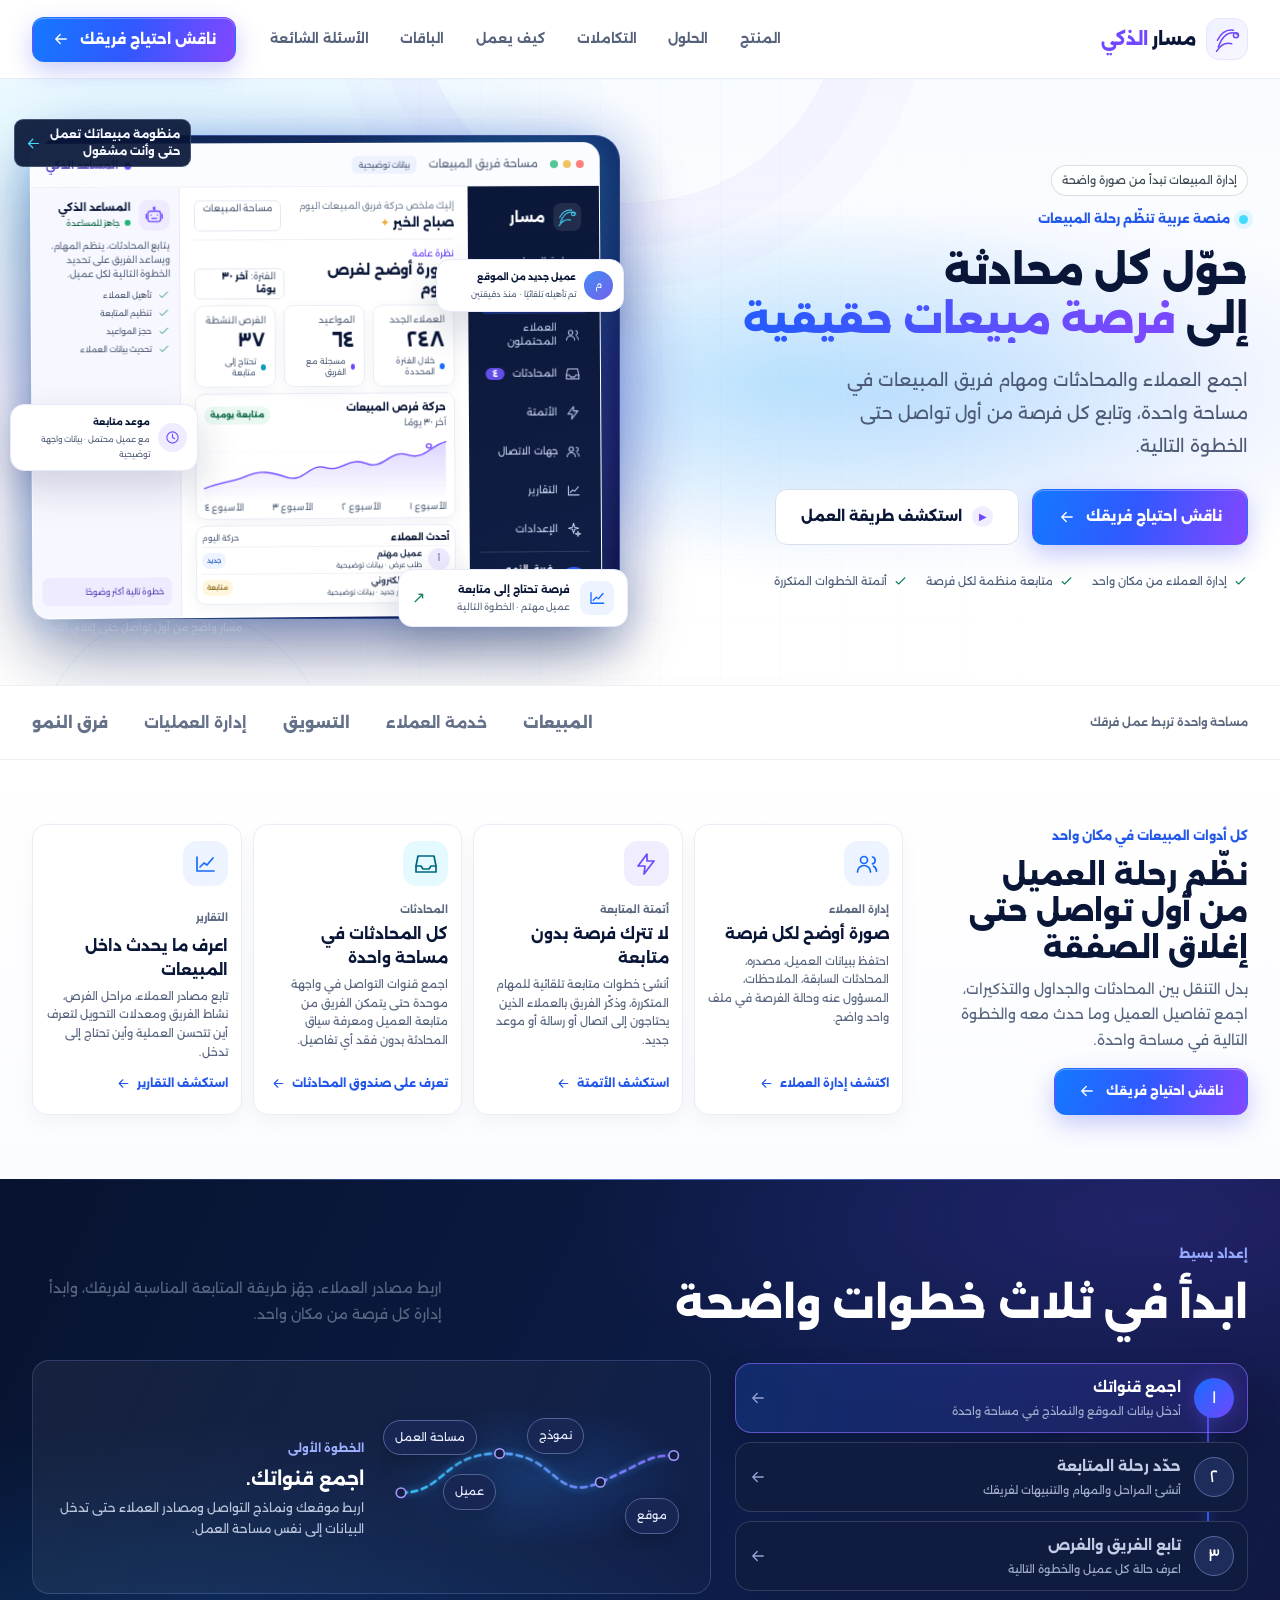
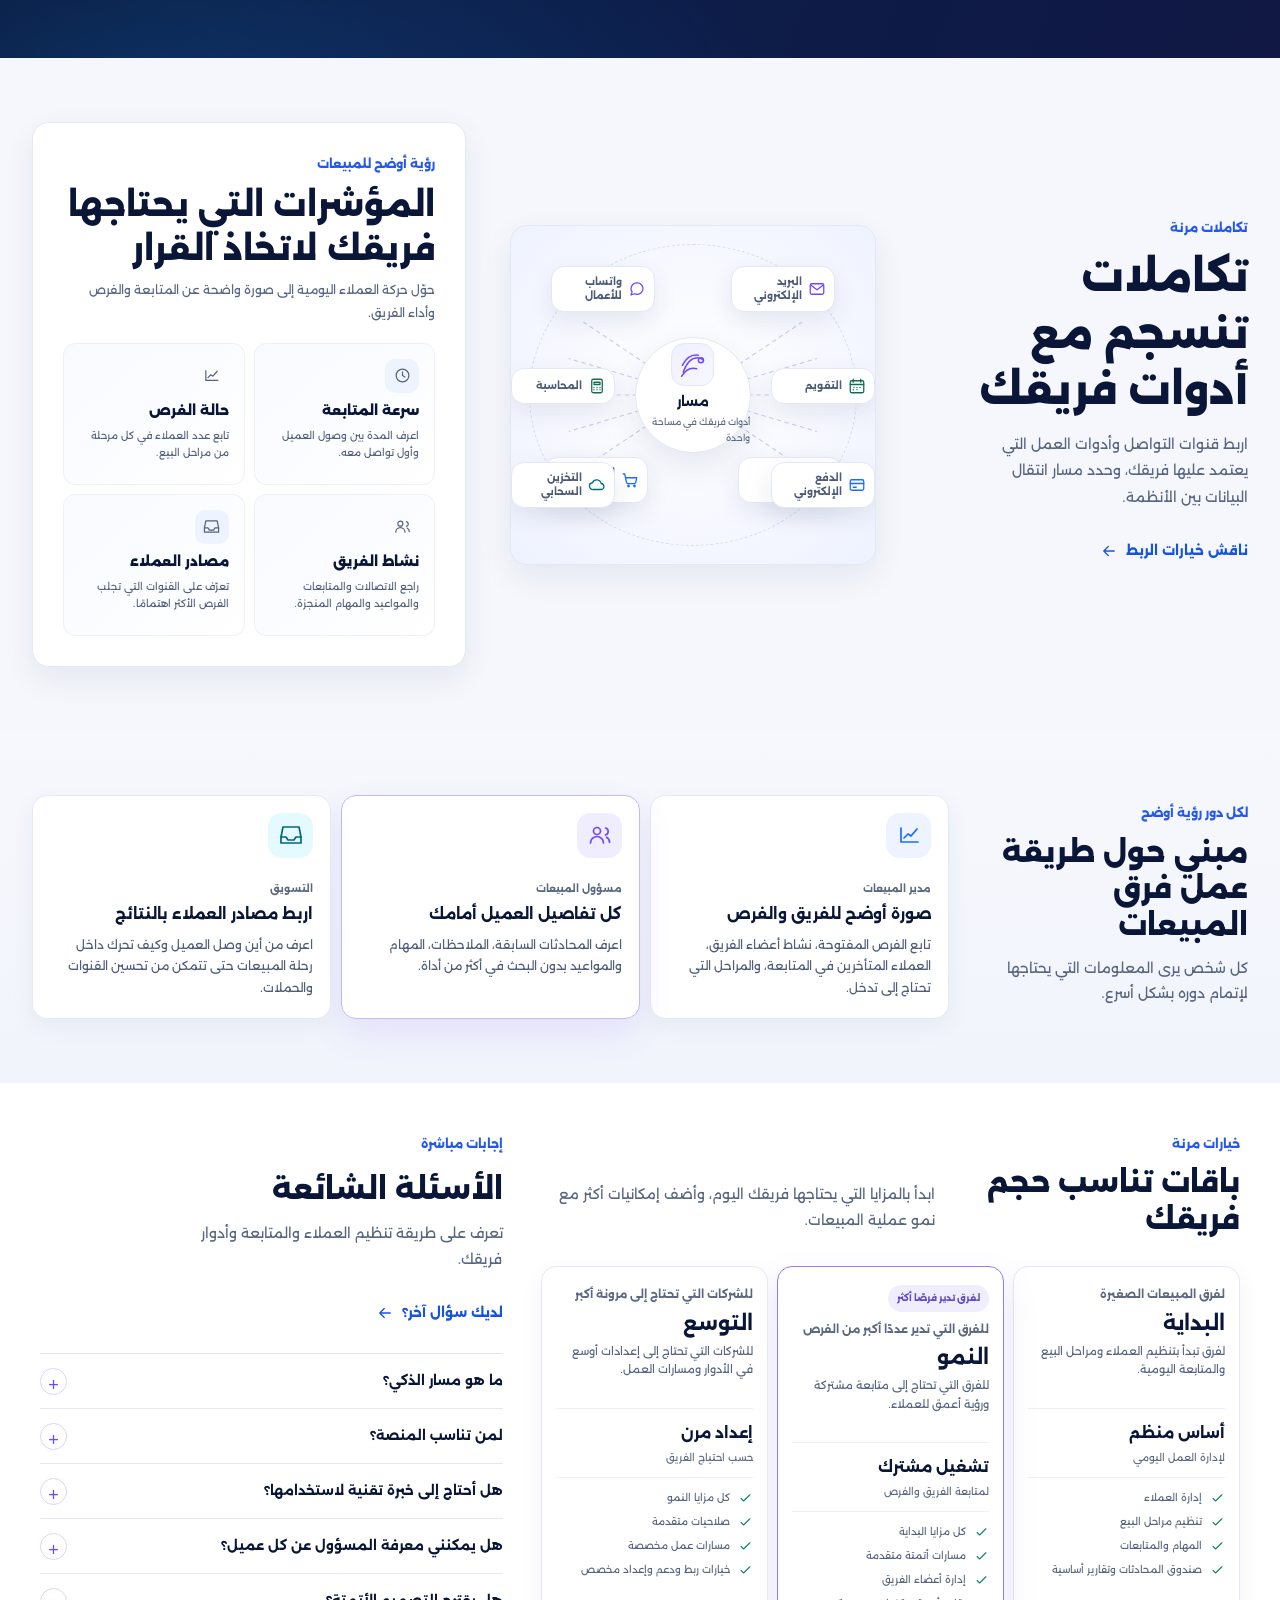
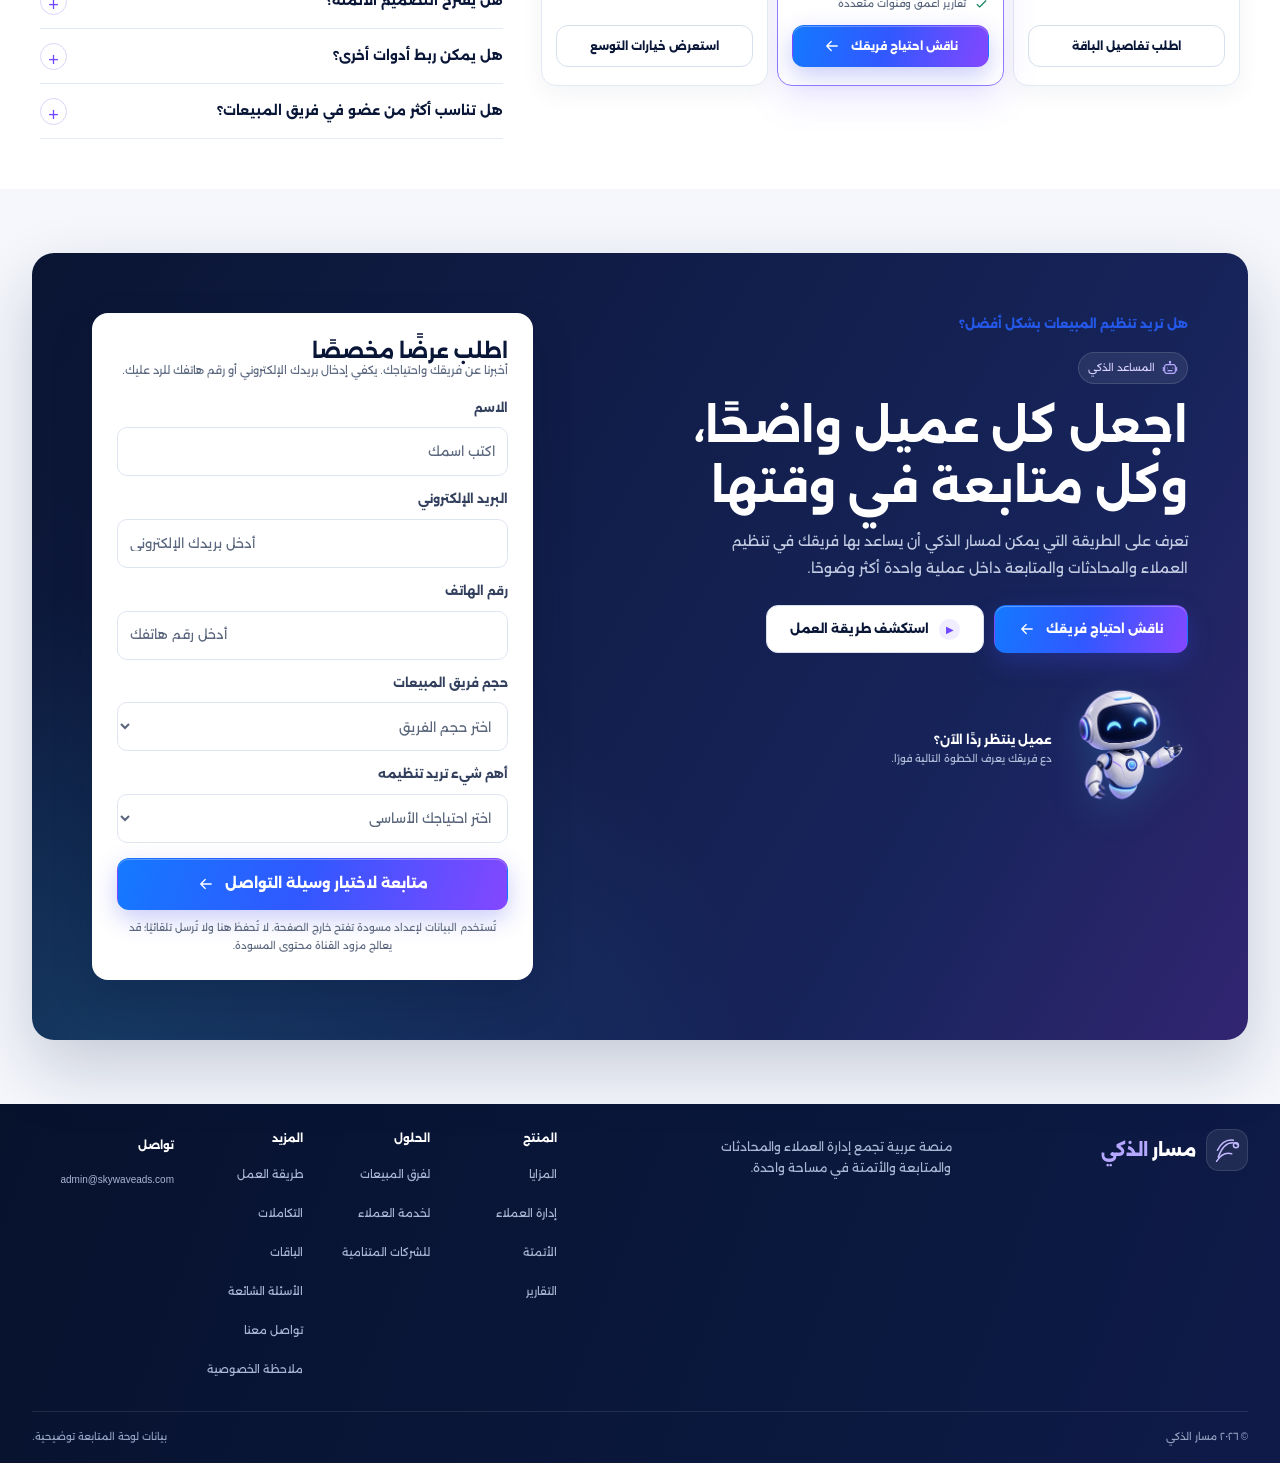
<file: 3/index.html>
<!DOCTYPE html>
<html lang="ar" dir="rtl">
<head>
  <meta charset="utf-8">
  <meta name="viewport" content="width=device-width, initial-scale=1">
  <meta name="theme-color" content="#0a1533">
  <meta name="robots" content="noindex,follow">
  <meta name="description" content="منصة عربية لإدارة العملاء وتنظيم المحادثات ومتابعة المبيعات من مساحة عمل واحدة.">
  <meta property="og:type" content="website">
  <meta property="og:locale" content="ar_EG">
  <meta property="og:title" content="مسار الذكي | إدارة العملاء بالذكاء الاصطناعي">
  <meta property="og:description" content="نظّم العملاء والمحادثات ومهام فريق المبيعات في مساحة عمل واحدة.">
  <meta property="og:url" content="https://automation.skywaveads.com/">
  <meta property="og:image" content="https://automation.skywaveads.com/assets/masar-ai-assistant.webp">
  <meta property="og:image:alt" content="واجهة عربية لإدارة العملاء ومتابعة المبيعات">
  <meta name="twitter:card" content="summary_large_image">
  <meta name="twitter:title" content="مسار الذكي | إدارة العملاء والمبيعات">
  <meta name="twitter:description" content="نظّم العملاء والمحادثات ومهام فريق المبيعات في مساحة عمل واحدة.">
  <meta name="twitter:image" content="https://automation.skywaveads.com/assets/masar-ai-assistant.webp">
  <meta name="twitter:image:alt" content="واجهة عربية لإدارة العملاء ومتابعة المبيعات">
  <title>مسار الذكي | إدارة العملاء والمبيعات</title>
  <link rel="canonical" href="https://automation.skywaveads.com/">
  <link rel="icon" href="data:image/svg+xml,%3Csvg xmlns='http://www.w3.org/2000/svg' viewBox='0 0 48 48'%3E%3Cpath d='M8 34c6-17 13-23 25-23 3 0 5 .5 7 2M7 22C14 10 23 7 34 8M7 41c8-11 17-15 29-12' fill='none' stroke='%236b4bff' stroke-width='3' stroke-linecap='round'/%3E%3Ccircle cx='39' cy='15' r='4' fill='%2331c7f5'/%3E%3C/svg%3E">
  <link rel="preload" href="assets/fonts/alexandria-arabic.woff2" as="font" type="font/woff2" crossorigin>
  <link rel="stylesheet" href="styles.css">
  <script src="app.js" defer></script>
</head>
<body>
  <div class="scroll-progress" aria-hidden="true"><span></span></div>
  <a class="skip-link" href="#main">انتقل إلى المحتوى</a>

  <svg class="icon-defs" aria-hidden="true" xmlns="http://www.w3.org/2000/svg">
    <symbol id="i-path" viewBox="0 0 32 32"><path d="M5 25c4-11 9-17 17-17 3 0 5 1 7 3M4 17C9 7 16 4 23 5m-20 25c5-8 11-11 18-9"/><circle cx="26" cy="11" r="3"/></symbol>
    <symbol id="i-arrow" viewBox="0 0 24 24"><path d="M5 12h14m-6-6 6 6-6 6"/></symbol>
    <symbol id="i-menu" viewBox="0 0 24 24"><path d="M4 7h16M4 12h16M4 17h16"/></symbol>
    <symbol id="i-close" viewBox="0 0 24 24"><path d="m6 6 12 12M18 6 6 18"/></symbol>
    <symbol id="i-users" viewBox="0 0 24 24"><circle cx="9" cy="8" r="3.5"/><path d="M2.5 20a6.5 6.5 0 0 1 13 0m2-15a3.5 3.5 0 0 1 0 6.8m1 2.4a5.5 5.5 0 0 1 3 5.1"/></symbol>
    <symbol id="i-chat" viewBox="0 0 24 24"><path d="M20 11.5a7.5 7.5 0 0 1-8 7.5 9 9 0 0 1-3.5-.7L4 20l1.5-4.2A7.2 7.2 0 0 1 4 11.5 7.5 7.5 0 0 1 12 4a7.5 7.5 0 0 1 8 7.5Z"/></symbol>
    <symbol id="i-chart" viewBox="0 0 24 24"><path d="M4 19V5m0 14h17M7 15l4-4 3 2 6-7"/></symbol>
    <symbol id="i-bolt" viewBox="0 0 24 24"><path d="m13 2-9 12h7l-1 8 10-13h-7V2Z"/></symbol>
    <symbol id="i-check" viewBox="0 0 24 24"><path d="m5 12 4 4L19 6"/></symbol>
    <symbol id="i-clock" viewBox="0 0 24 24"><circle cx="12" cy="12" r="9"/><path d="M12 7v5l3.5 2"/></symbol>
    <symbol id="i-inbox" viewBox="0 0 24 24"><path d="M4 4h16l2 10v6H2v-6L4 4Z"/><path d="M2 14h5l2 3h6l2-3h5"/></symbol>
    <symbol id="i-spark" viewBox="0 0 24 24"><path d="m12 2 1.7 6.3L20 10l-6.3 1.7L12 18l-1.7-6.3L4 10l6.3-1.7L12 2Zm7 13 .9 3.1L23 19l-3.1.9L19 23l-.9-3.1L15 19l3.1-.9L19 15Z"/></symbol>
    <symbol id="i-mail" viewBox="0 0 24 24"><rect x="3" y="5" width="18" height="14" rx="2"/><path d="m4 7 8 6 8-6"/></symbol>
    <symbol id="i-page" viewBox="0 0 24 24"><path d="M6 3h8l4 4v14H6zM14 3v5h5M9 12h6M9 16h6"/></symbol>
    <symbol id="i-cart" viewBox="0 0 24 24"><path d="M3 4h2l2.3 11.1a2 2 0 0 0 2 1.6h8.4a2 2 0 0 0 1.9-1.4L21 9H6"/><circle cx="10" cy="20" r="1"/><circle cx="18" cy="20" r="1"/></symbol>
    <symbol id="i-calendar" viewBox="0 0 24 24"><rect x="3" y="5" width="18" height="16" rx="2"/><path d="M7 3v4m10-4v4M3 10h18m-13 4h.01M12 14h.01M16 14h.01M7 17h.01M12 17h.01"/></symbol>
    <symbol id="i-calculator" viewBox="0 0 24 24"><rect x="5" y="3" width="14" height="18" rx="2"/><path d="M8 7h8v3H8zM8 14h.01M12 14h.01M16 14h.01M8 17h.01M12 17h.01M16 17h.01"/></symbol>
    <symbol id="i-card" viewBox="0 0 24 24"><rect x="3" y="5" width="18" height="14" rx="2"/><path d="M3 10h18M7 15h4"/></symbol>
    <symbol id="i-cloud" viewBox="0 0 24 24"><path d="M7 18h10a4 4 0 0 0 .5-8A6 6 0 0 0 6 9a4.5 4.5 0 0 0 1 9Z"/></symbol>
    <symbol id="i-bot" viewBox="0 0 24 24"><path d="M12 3v3m-5 1h10a3 3 0 0 1 3 3v7a3 3 0 0 1-3 3H7a3 3 0 0 1-3-3v-7a3 3 0 0 1 3-3Z"/><path d="M8 12h.01M16 12h.01M9 16h6M2 11v5m20-5v5"/><circle cx="12" cy="3" r="1"/></symbol>
  </svg>

  <header class="site-header" id="top">
    <div class="container header-inner">
      <a class="brand" href="#top" aria-label="مسار الذكي، إلى أعلى الصفحة">
        <span class="brand-mark"><svg aria-hidden="true"><use href="#i-path"/></svg></span>
        <span class="brand-name">مسار <span>الذكي</span></span>
      </a>
      <nav class="desktop-nav" aria-label="التنقل الرئيسي">
        <a href="#features">المنتج</a>
        <a href="#roles">الحلول</a>
        <a href="#integrations">التكاملات</a>
        <a href="#workflow">كيف يعمل</a>
        <a href="#plans">الباقات</a>
        <a href="#faq">الأسئلة الشائعة</a>
      </nav>
        <a class="button button-small button-primary header-cta" href="#demo">ناقش احتياج فريقك <svg aria-hidden="true"><use href="#i-arrow"/></svg></a>
      <button class="menu-toggle" type="button" aria-label="فتح قائمة التنقل" aria-expanded="false" aria-controls="mobile-nav">
        <svg class="menu-icon" aria-hidden="true"><use href="#i-menu"/></svg>
        <svg class="close-icon" aria-hidden="true"><use href="#i-close"/></svg>
      </button>
    </div>
    <nav class="mobile-nav" id="mobile-nav" aria-label="التنقل على الهاتف" hidden>
      <a href="#features">المنتج</a><a href="#roles">الحلول</a><a href="#integrations">التكاملات</a><a href="#workflow">كيف يعمل</a><a href="#plans">الباقات</a><a href="#faq">الأسئلة الشائعة</a>
      <a class="button button-primary" href="#demo">ناقش احتياج فريقك <svg aria-hidden="true"><use href="#i-arrow"/></svg></a>
    </nav>
  </header>

  <main id="main" tabindex="-1">
    <section class="hero" aria-labelledby="hero-title">
      <div class="hero-orbit hero-orbit-one" aria-hidden="true"></div><div class="hero-orbit hero-orbit-two" aria-hidden="true"></div>
      <div class="container hero-grid">
        <div class="hero-copy">
          <p class="concept-badge">إدارة المبيعات تبدأ من صورة واضحة</p>
          <p class="eyebrow"><span class="eyebrow-dot"></span> منصة عربية تنظّم رحلة المبيعات</p>
          <h1 id="hero-title">حوّل كل محادثة<br>إلى <span>فرصة مبيعات حقيقية</span></h1>
          <p class="hero-lead">اجمع العملاء والمحادثات ومهام فريق المبيعات في مساحة واحدة، وتابع كل فرصة من أول تواصل حتى الخطوة التالية.</p>
          <div class="hero-actions">
            <a class="button button-primary" href="#demo">ناقش احتياج فريقك <svg aria-hidden="true"><use href="#i-arrow"/></svg></a>
            <a class="button button-quiet" href="#workflow"><span class="play-icon" aria-hidden="true">▶</span> استكشف طريقة العمل</a>
          </div>
          <ul class="hero-points">
            <li><svg aria-hidden="true"><use href="#i-check"/></svg> إدارة العملاء من مكان واحد</li>
            <li><svg aria-hidden="true"><use href="#i-check"/></svg> متابعة منظمة لكل فرصة</li>
            <li><svg aria-hidden="true"><use href="#i-check"/></svg> أتمتة الخطوات المتكررة</li>
          </ul>
        </div>

        <div class="product-stage" id="product-preview">
          <div class="route-glow" aria-hidden="true"></div>
          <p class="stage-note">منظومة مبيعاتك تعمل<br>حتى وأنت مشغول <svg aria-hidden="true"><use href="#i-arrow"/></svg></p>
          <div class="preview-window">
            <div class="preview-topbar"><div class="window-controls" aria-hidden="true"><i></i><i></i><i></i></div><span>مساحة فريق المبيعات</span><span class="preview-sample">بيانات توضيحية</span><span class="preview-live"><i></i> المساعد الذكي</span></div>
              <section class="app-preview" aria-label="لوحة متابعة لمسار الذكي لإدارة العملاء ومتابعة المبيعات">
              <aside class="app-sidebar" aria-label="عناصر قائمة المنصة">
                <div class="app-brand"><span class="mini-mark"><svg aria-hidden="true"><use href="#i-path"/></svg></span><strong>مسار</strong></div>
                <p class="sidebar-label">مساحة العمل</p>
                <span class="app-nav active" aria-current="page"><svg aria-hidden="true"><use href="#i-chart"/></svg>نظرة عامة</span>
                <span class="app-nav"><svg aria-hidden="true"><use href="#i-users"/></svg>العملاء المحتملون</span>
                <span class="app-nav"><svg aria-hidden="true"><use href="#i-inbox"/></svg>المحادثات <b>٤</b></span>
                <span class="app-nav"><svg aria-hidden="true"><use href="#i-bolt"/></svg>الأتمتة</span>
                <span class="app-nav"><svg aria-hidden="true"><use href="#i-users"/></svg>جهات الاتصال</span>
                <span class="app-nav"><svg aria-hidden="true"><use href="#i-chart"/></svg>التقارير</span>
                <span class="app-nav"><svg aria-hidden="true"><use href="#i-spark"/></svg>الإعدادات</span>
                <div class="sidebar-team"><span class="team-avatar">ف</span><span><strong>فريق النمو</strong><small>المساحة الرئيسية</small></span><span class="team-menu" aria-hidden="true">···</span></div>
              </aside>
              <div class="app-main">
                <div class="app-top"><div><span class="app-date">إليك ملخص حركة فريق المبيعات اليوم</span><strong>صباح الخير <span aria-hidden="true">✦</span></strong></div><span class="workspace-select">مساحة المبيعات</span></div>
                <div class="app-heading"><div><p>نظرة عامة</p><h2>صورة أوضح لفرص اليوم</h2></div><div class="date-select">الفترة: <span>آخر ٣٠ يومًا</span></div></div>
                <div class="metric-grid" role="group" aria-label="ملخص أداء المبيعات" aria-live="polite" aria-atomic="true">
                  <article class="metric-card"><span>العملاء الجدد</span><strong>٢٤٨</strong><small><i class="metric-dot dot-blue"></i> خلال الفترة المحددة</small></article>
                  <article class="metric-card"><span>المواعيد</span><strong>٦٤</strong><small><i class="metric-dot dot-violet"></i> مسجلة مع الفريق</small></article>
                  <article class="metric-card"><span>الفرص النشطة</span><strong>٣٧</strong><small><i class="metric-dot dot-cyan"></i> تحتاج إلى متابعة</small></article>
                </div>
                <div class="chart-card">
                  <div class="chart-heading"><div><strong>حركة فرص المبيعات</strong><small>آخر ٣٠ يومًا</small></div><span class="chart-growth">متابعة يومية</span></div>
                  <svg class="chart-svg" viewBox="0 0 500 150" preserveAspectRatio="none" role="img" aria-label="رسم توضيحي لحركة فرص المبيعات خلال آخر ٣٠ يومًا"><defs><linearGradient id="chartFill" x1="0" x2="0" y1="0" y2="1"><stop offset="0" stop-color="#6b4bff" stop-opacity=".23"/><stop offset="1" stop-color="#6b4bff" stop-opacity="0"/></linearGradient></defs><path class="chart-gridline" d="M0 35H500M0 75H500M0 115H500"/><path class="chart-area" data-chart-area d="M0 119 C38 103 55 105 85 91 S135 80 170 94 S218 60 250 72 S300 46 335 63 S385 29 420 43 S465 23 500 13 V150 H0Z"/><path class="chart-line" data-chart-line pathLength="1" d="M0 119 C38 103 55 105 85 91 S135 80 170 94 S218 60 250 72 S300 46 335 63 S385 29 420 43 S465 23 500 13"/><circle class="chart-point" data-chart-point cx="465" cy="23" r="5"/></svg>
                  <div class="chart-labels"><span>الأسبوع ١</span><span>الأسبوع ٢</span><span>الأسبوع ٣</span><span>الأسبوع ٤</span></div>
                </div>
                  <div class="recent-leads"><div class="recent-leads-heading"><strong>أحدث العملاء</strong><span>حركة اليوم</span></div><div class="recent-lead-row"><span class="lead-name"><i>أ</i><span><b>عميل مهتم</b><small>طلب عرض · بيانات توضيحية</small></span></span><span class="lead-status status-new">جديد</span></div><div class="recent-lead-row"><span class="lead-name"><i>ن</i><span><b>متجر إلكتروني</b><small>استفسار جديد · بيانات توضيحية</small></span></span><span class="lead-status status-follow">متابعة</span></div><div class="recent-lead-row"><span class="lead-name"><i>ش</i><span><b>شركة توزيع</b><small>موعد متابعة · بيانات توضيحية</small></span></span><span class="lead-status status-qualified">موعد</span></div></div>
              </div>
              <aside class="assistant-panel" aria-label="المساعد الذكي"><div class="assistant-heading"><span class="assistant-avatar"><svg aria-hidden="true"><use href="#i-bot"/></svg></span><span><strong>المساعد الذكي</strong><small><i></i> جاهز للمساعدة</small></span></div><p>يتابع المحادثات، ينظم المهام، ويساعد الفريق على تحديد الخطوة التالية لكل عميل.</p><ul><li><svg aria-hidden="true"><use href="#i-check"/></svg>تأهيل العملاء</li><li><svg aria-hidden="true"><use href="#i-check"/></svg>تنظيم المتابعة</li><li><svg aria-hidden="true"><use href="#i-check"/></svg>حجز المواعيد</li><li><svg aria-hidden="true"><use href="#i-check"/></svg>تحديث بيانات العملاء</li></ul><span class="assistant-foot">خطوة تالية أكثر وضوحًا</span></aside>
            </section>
          </div>
          <div class="floating-insight"><span class="insight-icon"><svg aria-hidden="true"><use href="#i-chart"/></svg></span><span><strong>فرصة تحتاج إلى متابعة</strong><small>عميل مهتم · الخطوة التالية</small></span><i aria-hidden="true">↗</i></div>
          <div class="floating-event event-lead"><span class="event-avatar">م</span><span><strong>عميل جديد من الموقع</strong><small>تم تأهيله تلقائيًا · منذ دقيقتين</small></span></div>
          <div class="floating-event event-meeting"><span class="event-avatar event-avatar-violet"><svg aria-hidden="true"><use href="#i-clock"/></svg></span><span><strong>موعد متابعة</strong><small>مع عميل محتمل · بيانات واجهة توضيحية</small></span></div>
          <span class="stage-caption">مسار واضح من أول تواصل حتى إغلاق الصفقة</span>
        </div>
      </div>
    </section>

    <section class="brand-strip" aria-label="الفرق التي تخدمها المنصة"><div class="container"><p>مساحة واحدة تربط عمل فرقك</p><div class="brand-strip-names"><span>المبيعات</span><span>خدمة العملاء</span><span>التسويق</span><span>إدارة العمليات</span><span>فرق النمو</span></div></div></section>

    <section class="section features-section" id="features" aria-labelledby="features-title">
      <div class="container features-layout">
          <div class="section-heading"><div><p class="eyebrow">كل أدوات المبيعات في مكان واحد</p><h2 id="features-title">نظّم رحلة العميل من أول تواصل حتى إغلاق الصفقة</h2></div><p>بدل التنقل بين المحادثات والجداول والتذكيرات، اجمع تفاصيل العميل وما حدث معه والخطوة التالية في مساحة واحدة.</p></div>
        <div class="features-grid">
          <article class="feature-card feature-card-lead"><span class="feature-icon icon-blue"><svg aria-hidden="true"><use href="#i-users"/></svg></span><span class="feature-kicker">إدارة العملاء</span><h3>صورة أوضح لكل فرصة</h3><p>احتفظ ببيانات العميل، مصدره، المحادثات السابقة، الملاحظات، المسؤول عنه وحالة الفرصة في ملف واحد واضح.</p><div class="lead-mini" aria-hidden="true"><span class="lead-avatar">م</span><span><b>فرصة جديدة</b><small>تم تعيين مسؤول المتابعة</small></span><i>↗</i></div><a class="feature-link" href="#workflow">اكتشف إدارة العملاء <svg aria-hidden="true"><use href="#i-arrow"/></svg></a></article>
          <article class="feature-card"><span class="feature-icon icon-violet"><svg aria-hidden="true"><use href="#i-bolt"/></svg></span><span class="feature-kicker">أتمتة المتابعة</span><h3>لا تترك فرصة بدون متابعة</h3><p>أنشئ خطوات متابعة تلقائية للمهام المتكررة، وذكّر الفريق بالعملاء الذين يحتاجون إلى اتصال أو رسالة أو موعد جديد.</p><div class="feature-foot"><span class="status-pill"><i></i> متابعة تلقائية</span><span class="micro-line"></span></div><a class="feature-link" href="#workflow">استكشف الأتمتة <svg aria-hidden="true"><use href="#i-arrow"/></svg></a></article>
          <article class="feature-card"><span class="feature-icon icon-cyan"><svg aria-hidden="true"><use href="#i-inbox"/></svg></span><span class="feature-kicker">المحادثات</span><h3>كل المحادثات في مساحة واحدة</h3><p>اجمع قنوات التواصل في واجهة موحدة حتى يتمكن الفريق من متابعة العميل ومعرفة سياق المحادثة بدون فقد أي تفاصيل.</p><div class="chat-mini" aria-hidden="true"><span>مرحبًا، أحتاج معرفة التفاصيل</span><b>تم تعيين المحادثة للفريق</b></div><a class="feature-link" href="#integrations">تعرف على صندوق المحادثات <svg aria-hidden="true"><use href="#i-arrow"/></svg></a></article>
          <article class="feature-card feature-card-wide"><span class="feature-icon icon-blue"><svg aria-hidden="true"><use href="#i-chart"/></svg></span><div><span class="feature-kicker">التقارير</span><h3>اعرف ما يحدث داخل المبيعات</h3><p>تابع مصادر العملاء، مراحل الفرص، نشاط الفريق ومعدلات التحويل لتعرف أين تتحسن العملية وأين تحتاج إلى تدخل.</p><a class="feature-link" href="#results">استكشف التقارير <svg aria-hidden="true"><use href="#i-arrow"/></svg></a></div><div class="mini-bars" aria-hidden="true"><i></i><i></i><i></i><i></i><i></i><i></i><i></i><span>أداء الفريق</span></div></article>
        </div>
          <a class="features-cta button button-primary" href="#demo">ناقش احتياج فريقك <svg aria-hidden="true"><use href="#i-arrow"/></svg></a>
      </div>
    </section>

    <section class="workflow-section section" id="workflow" aria-labelledby="workflow-title">
      <div class="container">
        <div class="section-heading section-heading-dark"><div><p class="eyebrow">إعداد بسيط</p><h2 id="workflow-title">ابدأ في ثلاث خطوات واضحة</h2></div><p>اربط مصادر العملاء، جهّز طريقة المتابعة المناسبة لفريقك، وابدأ إدارة كل فرصة من مكان واحد.</p></div>
        <div class="workflow-layout">
          <div class="workflow-tabs" role="tablist" aria-label="محطات العمل" aria-orientation="horizontal">
            <button type="button" role="tab" aria-selected="true" aria-controls="workflow-panel-1" id="workflow-tab-1" data-workflow-tab="1"><span class="step-number">١</span><span><strong>اجمع قنواتك</strong><small>أدخل بيانات الموقع والنماذج في مساحة واحدة</small></span><svg aria-hidden="true"><use href="#i-arrow"/></svg></button>
            <button type="button" role="tab" aria-selected="false" aria-controls="workflow-panel-2" id="workflow-tab-2" data-workflow-tab="2" tabindex="-1"><span class="step-number">٢</span><span><strong>حدّد رحلة المتابعة</strong><small>أنشئ المراحل والمهام والتنبيهات لفريقك</small></span><svg aria-hidden="true"><use href="#i-arrow"/></svg></button>
            <button type="button" role="tab" aria-selected="false" aria-controls="workflow-panel-3" id="workflow-tab-3" data-workflow-tab="3" tabindex="-1"><span class="step-number">٣</span><span><strong>تابع الفريق والفرص</strong><small>اعرف حالة كل عميل والخطوة التالية</small></span><svg aria-hidden="true"><use href="#i-arrow"/></svg></button>
          </div>
          <div class="workflow-panels">
            <div class="workflow-panel" id="workflow-panel-1" role="tabpanel" aria-labelledby="workflow-tab-1" data-workflow-panel="1"><div class="journey-visual"><svg viewBox="0 0 600 190" aria-hidden="true"><defs><linearGradient id="routeGradient" x1="0" x2="1"><stop offset="0" stop-color="#31c7f5"/><stop offset="1" stop-color="#8b6cff"/></linearGradient></defs><path class="journey-route" d="M40 125 C125 125 118 50 228 50 S330 145 420 105 S510 54 560 54"/><circle cx="40" cy="125" r="9"/><circle cx="228" cy="50" r="9"/><circle cx="420" cy="105" r="9"/><circle cx="560" cy="54" r="9"/></svg><span class="journey-node node-a">موقع</span><span class="journey-node node-b">نموذج</span><span class="journey-node node-c">عميل</span><span class="journey-node node-d">مساحة العمل</span></div><div class="panel-copy"><span>الخطوة الأولى</span><h3>اجمع قنواتك.</h3><p>اربط موقعك ونماذج التواصل ومصادر العملاء حتى تدخل البيانات إلى نفس مساحة العمل.</p></div></div>
            <div class="workflow-panel" id="workflow-panel-2" role="tabpanel" aria-labelledby="workflow-tab-2" data-workflow-panel="2" hidden><div class="journey-visual"><svg viewBox="0 0 600 190" aria-hidden="true"><path class="journey-route" d="M40 125 C125 125 118 50 228 50 S330 145 420 105 S510 54 560 54"/><circle cx="40" cy="125" r="9"/><circle cx="228" cy="50" r="9"/><circle cx="420" cy="105" r="9"/><circle cx="560" cy="54" r="9"/></svg><span class="journey-node node-a">استفسار</span><span class="journey-node node-b">مرحلة</span><span class="journey-node node-c">مهمة</span><span class="journey-node node-d">تذكير</span></div><div class="panel-copy"><span>الخطوة الثانية</span><h3>حدّد رحلة المتابعة.</h3><p>أنشئ المراحل والمهام والتنبيهات التي يحتاجها فريقك من أول استفسار حتى اتخاذ القرار.</p></div></div>
            <div class="workflow-panel" id="workflow-panel-3" role="tabpanel" aria-labelledby="workflow-tab-3" data-workflow-panel="3" hidden><div class="journey-visual"><svg viewBox="0 0 600 190" aria-hidden="true"><path class="journey-route" d="M40 125 C125 125 118 50 228 50 S330 145 420 105 S510 54 560 54"/><circle cx="40" cy="125" r="9"/><circle cx="228" cy="50" r="9"/><circle cx="420" cy="105" r="9"/><circle cx="560" cy="54" r="9"/></svg><span class="journey-node node-a">عميل</span><span class="journey-node node-b">فريق</span><span class="journey-node node-c">نشاط</span><span class="journey-node node-d">خطوة تالية</span></div><div class="panel-copy"><span>الخطوة الثالثة</span><h3>تابع الفريق والفرص.</h3><p>اعرف حالة كل عميل، وما تم تنفيذه، وما الذي يحتاج إلى متابعة الآن.</p></div></div>
          </div>
        </div>
      </div>
    </section>

    <section class="section integration-section" id="integrations" aria-labelledby="integrations-title">
      <div class="container integration-results-grid">
        <div class="integration-layout"><div><p class="eyebrow">تكاملات مرنة</p><h2 id="integrations-title">تكاملات تنسجم مع أدوات فريقك</h2><p>اربط قنوات التواصل وأدوات العمل التي يعتمد عليها فريقك، وحدد مسار انتقال البيانات بين الأنظمة.</p><a class="text-link" href="#demo">ناقش خيارات الربط <svg aria-hidden="true"><use href="#i-arrow"/></svg></a></div><div class="integration-board" role="img" aria-label="مخطط يوضح ربط البريد وواتساب للأعمال والمتجر والنماذج والتقويم والمحاسبة والدفع والتخزين السحابي بمساحة مسار"><div class="board-center"><span class="brand-mark"><svg aria-hidden="true"><use href="#i-path"/></svg></span><strong>مسار</strong><small>أدوات فريقك في مساحة واحدة</small></div><div class="tool-chip tool-mail"><svg class="integration-icon" aria-hidden="true"><use href="#i-mail"/></svg>البريد الإلكتروني</div><div class="tool-chip tool-chat"><svg class="integration-icon" aria-hidden="true"><use href="#i-chat"/></svg>واتساب للأعمال</div><div class="tool-chip tool-forms"><svg class="integration-icon" aria-hidden="true"><use href="#i-page"/></svg>نماذج الموقع</div><div class="tool-chip tool-store"><svg class="integration-icon" aria-hidden="true"><use href="#i-cart"/></svg>المتجر الإلكتروني</div><div class="tool-chip tool-calendar"><svg class="integration-icon" aria-hidden="true"><use href="#i-calendar"/></svg>التقويم</div><div class="tool-chip tool-accounting"><svg class="integration-icon" aria-hidden="true"><use href="#i-calculator"/></svg>المحاسبة</div><div class="tool-chip tool-payments"><svg class="integration-icon" aria-hidden="true"><use href="#i-card"/></svg>الدفع الإلكتروني</div><div class="tool-chip tool-cloud"><svg class="integration-icon" aria-hidden="true"><use href="#i-cloud"/></svg>التخزين السحابي</div><svg class="integration-lines" viewBox="0 0 500 340" aria-hidden="true"><path d="M250 170 100 70M250 170 400 70M250 170 100 270M250 170 400 270M250 170 30 170M250 170 470 170M250 170 80 120M250 170 80 220M250 170 420 120M250 170 420 220"/></svg></div></div>
        <section class="measurement-panel" id="results" aria-labelledby="measurement-title"><div class="section-heading"><div><p class="eyebrow">رؤية أوضح للمبيعات</p><h2 id="measurement-title">المؤشرات التي يحتاجها فريقك لاتخاذ القرار</h2></div><p>حوّل حركة العملاء اليومية إلى صورة واضحة عن المتابعة والفرص وأداء الفريق.</p></div>
        <div class="results-grid">
          <article class="result-card"><span class="result-icon icon-blue"><svg aria-hidden="true"><use href="#i-clock"/></svg></span><strong>سرعة المتابعة</strong><span>اعرف المدة بين وصول العميل وأول تواصل معه.</span></article>
          <article class="result-card"><span class="result-icon icon-violet"><svg aria-hidden="true"><use href="#i-chart"/></svg></span><strong>حالة الفرص</strong><span>تابع عدد العملاء في كل مرحلة من مراحل البيع.</span></article>
          <article class="result-card"><span class="result-icon icon-cyan"><svg aria-hidden="true"><use href="#i-users"/></svg></span><strong>نشاط الفريق</strong><span>راجع الاتصالات والمتابعات والمواعيد والمهام المنجزة.</span></article>
          <article class="result-card"><span class="result-icon icon-blue"><svg aria-hidden="true"><use href="#i-inbox"/></svg></span><strong>مصادر العملاء</strong><span>تعرّف على القنوات التي تجلب الفرص الأكثر اهتمامًا.</span></article>
        </div>
        </section>
      </div>
    </section>

    <section class="section role-section" id="roles" aria-labelledby="roles-title">
      <div class="container roles-layout"><div class="section-heading"><div><p class="eyebrow">لكل دور رؤية أوضح</p><h2 id="roles-title">مبني حول طريقة عمل فرق المبيعات</h2></div><p>كل شخص يرى المعلومات التي يحتاجها لإتمام دوره بشكل أسرع.</p></div>
        <div class="role-grid">
          <article class="role-card"><span class="feature-icon icon-blue"><svg aria-hidden="true"><use href="#i-chart"/></svg></span><span class="feature-kicker">مدير المبيعات</span><h3>صورة أوضح للفريق والفرص</h3><p>تابع الفرص المفتوحة، نشاط أعضاء الفريق، العملاء المتأخرين في المتابعة، والمراحل التي تحتاج إلى تدخل.</p></article>
          <article class="role-card role-featured"><span class="feature-icon icon-violet"><svg aria-hidden="true"><use href="#i-users"/></svg></span><span class="feature-kicker">مسؤول المبيعات</span><h3>كل تفاصيل العميل أمامك</h3><p>اعرف المحادثات السابقة، الملاحظات، المهام والمواعيد بدون البحث في أكثر من أداة.</p></article>
          <article class="role-card"><span class="feature-icon icon-cyan"><svg aria-hidden="true"><use href="#i-inbox"/></svg></span><span class="feature-kicker">التسويق</span><h3>اربط مصادر العملاء بالنتائج</h3><p>اعرف من أين وصل العميل وكيف تحرك داخل رحلة المبيعات حتى تتمكن من تحسين القنوات والحملات.</p></article>
        </div>
      </div>
    </section>

    <div class="pricing-faq-grid">
    <section class="section plans-section" id="plans" aria-labelledby="plans-title">
        <div class="container"><div class="section-heading"><div><p class="eyebrow">خيارات مرنة</p><h2 id="plans-title">باقات تناسب حجم فريقك</h2></div><p>ابدأ بالمزايا التي يحتاجها فريقك اليوم، وأضف إمكانيات أكثر مع نمو عملية المبيعات.</p></div>
        <div class="plans-grid">
          <article class="plan-card"><span class="plan-audience">لفرق المبيعات الصغيرة</span><h3>البداية</h3><p>لفرق تبدأ بتنظيم العملاء ومراحل البيع والمتابعة اليومية.</p><div class="plan-summary"><strong>أساس منظم</strong><small>لإدارة العمل اليومي</small></div><ul><li><svg aria-hidden="true"><use href="#i-check"/></svg>إدارة العملاء</li><li><svg aria-hidden="true"><use href="#i-check"/></svg>تنظيم مراحل البيع</li><li><svg aria-hidden="true"><use href="#i-check"/></svg>المهام والمتابعات</li><li><svg aria-hidden="true"><use href="#i-check"/></svg>صندوق المحادثات وتقارير أساسية</li></ul><a class="button button-outline" href="#demo" data-plan-choice="البداية">اطلب تفاصيل الباقة</a></article>
          <article class="plan-card plan-featured"><span class="plan-ribbon">لفرق تدير فرصًا أكثر</span><span class="plan-audience">للفرق التي تدير عددًا أكبر من الفرص</span><h3>النمو</h3><p>للفرق التي تحتاج إلى متابعة مشتركة ورؤية أعمق للعملاء.</p><div class="plan-summary"><strong>تشغيل مشترك</strong><small>لمتابعة الفريق والفرص</small></div><ul><li><svg aria-hidden="true"><use href="#i-check"/></svg>كل مزايا البداية</li><li><svg aria-hidden="true"><use href="#i-check"/></svg>مسارات أتمتة متقدمة</li><li><svg aria-hidden="true"><use href="#i-check"/></svg>إدارة أعضاء الفريق</li><li><svg aria-hidden="true"><use href="#i-check"/></svg>تقارير أعمق وقنوات متعددة</li></ul><a class="button button-primary" href="#demo" data-plan-choice="النمو">ناقش احتياج فريقك <svg aria-hidden="true"><use href="#i-arrow"/></svg></a></article>
          <article class="plan-card"><span class="plan-audience">للشركات التي تحتاج إلى مرونة أكبر</span><h3>التوسع</h3><p>للشركات التي تحتاج إلى إعدادات أوسع في الأدوار ومسارات العمل.</p><div class="plan-summary"><strong>إعداد مرن</strong><small>حسب احتياج الفريق</small></div><ul><li><svg aria-hidden="true"><use href="#i-check"/></svg>كل مزايا النمو</li><li><svg aria-hidden="true"><use href="#i-check"/></svg>صلاحيات متقدمة</li><li><svg aria-hidden="true"><use href="#i-check"/></svg>مسارات عمل مخصصة</li><li><svg aria-hidden="true"><use href="#i-check"/></svg>خيارات ربط ودعم وإعداد مخصص</li></ul><a class="button button-outline" href="#demo" data-plan-choice="التوسع">استعرض خيارات التوسع</a></article>
        </div>
      </div>
    </section>

    <section class="section faq-section" id="faq" aria-labelledby="faq-title"><div class="container faq-layout"><div class="faq-intro"><p class="eyebrow">إجابات مباشرة</p><h2 id="faq-title">الأسئلة الشائعة</h2><p>تعرف على طريقة تنظيم العملاء والمتابعة وأدوار فريقك.</p><a class="text-link" href="#demo">لديك سؤال آخر؟ <svg aria-hidden="true"><use href="#i-arrow"/></svg></a></div><div class="faq-list">
      <details><summary>ما هو مسار الذكي؟</summary><p>مسار الذكي يجمع ملفات العملاء ومحادثاتهم ومراحل البيع والمتابعة في مساحة واحدة تساعد الفريق على معرفة الخطوة التالية.</p></details>
      <details><summary>لمن تناسب المنصة؟</summary><p>تناسب مسار الذكي فرق المبيعات وخدمة العملاء التي تريد تنظيم متابعة العملاء المحتملين.</p></details>
      <details><summary>هل أحتاج إلى خبرة تقنية لاستخدامها؟</summary><p>تساعد الواجهة المنظمة الفريق على إعداد مراحل العملاء والمهام ومتابعة الخطوات اليومية دون تعقيد.</p></details>
      <details><summary>هل يمكنني معرفة المسؤول عن كل عميل؟</summary><p>تعرّف على المسؤول عن كل عميل، وحالته، والمرحلة التي وصل إليها ضمن رحلة المبيعات.</p></details>
      <details><summary>هل يقترح التصميم الأتمتة؟</summary><p>أنشئ تذكيرات ومهام متابعة تساعد الفريق على الرد في الوقت المناسب وتقليل الفرص المنسية.</p></details>
      <details><summary>هل يمكن ربط أدوات أخرى؟</summary><p>تحدد خيارات الربط بحسب الأدوات التي يستخدمها فريقك ومتطلبات تبادل البيانات بينها.</p></details>
      <details><summary>هل تناسب أكثر من عضو في فريق المبيعات؟</summary><p>توزّع الأدوار والمسؤوليات بوضوح، وتشارك الفريق حالة العملاء والمهام المفتوحة.</p></details>
    </div></div></section>
    </div>

    <section class="demo-section section" id="demo" aria-labelledby="demo-title"><div class="container demo-shell"><div class="demo-copy"><p class="eyebrow eyebrow-light">هل تريد تنظيم المبيعات بشكل أفضل؟</p><span class="final-assistant"><svg aria-hidden="true"><use href="#i-bot"/></svg><span>المساعد الذكي</span></span><h2 id="demo-title">اجعل كل عميل واضحًا، وكل متابعة في وقتها</h2><p>تعرف على الطريقة التي يمكن لمسار الذكي أن يساعد بها فريقك في تنظيم العملاء والمحادثات والمتابعة داخل عملية واحدة أكثر وضوحًا.</p><div class="demo-actions"><a class="button button-primary" href="#demo-form">ناقش احتياج فريقك <svg aria-hidden="true"><use href="#i-arrow"/></svg></a><a class="button button-outline" href="#workflow"><span class="play-icon" aria-hidden="true">▶</span> استكشف طريقة العمل</a></div><div class="demo-assurance"><picture class="assistant-mascot"><source srcset="assets/masar-ai-assistant.webp" type="image/webp"><img src="assets/masar-ai-assistant.png" alt="" aria-hidden="true" width="256" height="290" loading="lazy" decoding="async"></picture><p><strong>عميل ينتظر ردًا الآن؟</strong><small>دع فريقك يعرف الخطوة التالية فورًا.</small></p></div></div>
        <form class="demo-form" id="demo-form" tabindex="-1" aria-labelledby="demo-form-title" aria-describedby="privacy-note" data-demo-form>
        <div class="demo-form-heading"><h3 id="demo-form-title">اطلب عرضًا مخصصًا</h3><p>أخبرنا عن فريقك واحتياجك. يكفي إدخال بريدك الإلكتروني أو رقم هاتفك للرد عليك.</p></div>
        <input type="hidden" name="plan" value="">
        <label for="demo-name">الاسم</label><input id="demo-name" name="name" type="text" autocomplete="name" required maxlength="80" placeholder="اكتب اسمك" dir="rtl">
        <label for="demo-email">البريد الإلكتروني</label><input id="demo-email" name="email" type="email" autocomplete="email" maxlength="254" placeholder="أدخل بريدك الإلكتروني" dir="ltr" inputmode="email">
        <label for="demo-phone">رقم الهاتف</label><input id="demo-phone" name="phone" type="tel" autocomplete="tel" maxlength="30" placeholder="أدخل رقم هاتفك" dir="ltr" inputmode="tel">
        <label for="demo-team">حجم فريق المبيعات</label><select id="demo-team" name="team" required><option value="" selected disabled>اختر حجم الفريق</option><option value="small">فرد أو اثنان</option><option value="medium">من ٣ إلى ١٠</option><option value="large">أكثر من ١٠</option><option value="unsure">أحتاج إلى مناقشة ذلك</option></select>
        <label for="demo-need">أهم شيء تريد تنظيمه</label><select id="demo-need" name="need" required><option value="" selected disabled>اختر احتياجك الأساسي</option><option>إدارة العملاء</option><option>متابعة فريق المبيعات</option><option>المحادثات</option><option>أتمتة المتابعة</option><option>التقارير</option><option>أحتاج إلى استشارة</option></select>
        <button class="button button-primary form-submit" type="submit" data-contact-submit hidden>متابعة لاختيار وسيلة التواصل <svg aria-hidden="true"><use href="#i-arrow"/></svg></button>
        <p class="form-note" id="privacy-note">تُستخدم البيانات لإعداد مسودة تفتح خارج الصفحة. لا تُحفظ هنا ولا تُرسل تلقائيًا؛ قد يعالج مزود القناة محتوى المسودة.</p>
        <p class="form-status" data-form-status role="status" aria-live="polite" tabindex="-1" hidden></p>
        <div class="form-contact-options" data-contact-options hidden>
          <a class="button button-primary" data-whatsapp-link>فتح مسودة على واتساب</a>
          <a class="button button-outline" data-email-link target="_blank" rel="noopener noreferrer">فتح مسودة بريد إلكتروني</a>
        </div>
        <noscript><p class="form-note">النموذج يحتاج إلى تشغيل جافاسكربت. يمكنك مراسلتنا مباشرة عبر <a href="mailto:admin@skywaveads.com">البريد الإلكتروني</a>.</p></noscript>
      </form>
    </div></section>
  </main>

  <footer class="site-footer"><div class="container footer-main"><a class="brand brand-footer" href="#top" aria-label="مسار الذكي، إلى أعلى الصفحة"><span class="brand-mark"><svg aria-hidden="true"><use href="#i-path"/></svg></span><span class="brand-name">مسار <span>الذكي</span></span></a><p class="footer-description">منصة عربية تجمع إدارة العملاء والمحادثات والمتابعة والأتمتة في مساحة واحدة.</p><div class="footer-links"><div><strong>المنتج</strong><a href="#features">المزايا</a><a href="#features">إدارة العملاء</a><a href="#workflow">الأتمتة</a><a href="#results">التقارير</a></div><div><strong>الحلول</strong><a href="#roles">لفرق المبيعات</a><a href="#roles">لخدمة العملاء</a><a href="#roles">للشركات المتنامية</a></div><div><strong>المزيد</strong><a href="#workflow">طريقة العمل</a><a href="#integrations">التكاملات</a><a href="#plans">الباقات</a><a href="#faq">الأسئلة الشائعة</a><a href="#demo">تواصل معنا</a><a href="#privacy-note">ملاحظة الخصوصية</a></div></div><div class="footer-contact"><strong>تواصل</strong><a href="mailto:admin@skywaveads.com">admin@skywaveads.com</a></div></div><div class="container footer-bottom"><span>© ٢٠٢٦ مسار الذكي</span><span>بيانات لوحة المتابعة توضيحية.</span></div></footer>
  <a class="floating-cta" href="#demo-form" aria-label="انتقل إلى التواصل"><svg aria-hidden="true"><use href="#i-chat"/></svg><span>ناقش احتياج فريقك</span></a>
</body>
</html>
</file>
<file: 1/styles.css>
@font-face {
  font-family: "Alexandria";
  font-style: normal;
  font-weight: 400 800;
  font-display: swap;
  src: url("assets/alexandria-arabic.woff2") format("woff2");
  unicode-range: U+0600-06FF, U+0750-077F, U+0870-088E, U+0890-0891, U+0897-08E1, U+08E3-08FF, U+200C-200E, U+2010-2011, U+204F, U+2E41, U+FB50-FDFF, U+FE70-FE74, U+FE76-FEFC;
}

:root {
  color-scheme: light;
  --teal: #145b5b;
  --teal-deep: #0e4446;
  --teal-soft: #dcebe8;
  --ivory: #fcfaf6;
  --sand: #f3ece2;
  --gold: #b79358;
  --gold-text: #765a2f;
  --ink: #183033;
  --muted: #5f6b67;
  --line: #e8e4dc;
  --radius-control: 10px;
  --radius-card: 14px;
  --white: #fff;
  --font-ar: "Alexandria", "Noto Kufi Arabic", "Segoe UI", Tahoma, Arial, sans-serif;
  font-family: var(--font-ar);
  color: var(--ink);
  background: var(--ivory);
  font-synthesis: none;
  text-rendering: optimizeLegibility;
  -webkit-font-smoothing: antialiased;
  -moz-osx-font-smoothing: grayscale;
  scroll-behavior: smooth;
}

* { box-sizing: border-box; }
body { min-width: 320px; margin: 0; font-family: var(--font-ar); line-height: 1.8; }
button, input, select { font: inherit; }
button, a { -webkit-tap-highlight-color: transparent; }
a { color: inherit; text-decoration: none; }
img { display: block; max-width: 100%; }
svg { width: 1.2em; height: 1.2em; fill: none; stroke: currentColor; stroke-width: 1.7; stroke-linecap: round; stroke-linejoin: round; }
.icon-defs { position: absolute; width: 0; height: 0; overflow: hidden; }
.container { width: min(1360px, calc(100% - 80px)); margin-inline: auto; }
.visually-hidden { position: absolute; width: 1px; height: 1px; overflow: hidden; clip: rect(0, 0, 0, 0); white-space: nowrap; clip-path: inset(50%); }
.skip-link { position: fixed; z-index: 100; inset-block-start: 12px; inset-inline-start: 12px; padding: 10px 16px; color: var(--white); background: var(--teal-deep); border-radius: 8px; transform: translateY(-160%); }
.skip-link:focus { transform: translateY(0); }
:focus-visible { outline: 3px solid #a36c1f; outline-offset: 4px; }
[id] { scroll-margin-block-start: 96px; }
h1, h2, h3, p, figure { margin-block-start: 0; }
h1, h2, h3 { color: var(--teal-deep); line-height: 1.45; }

.site-header { --scroll-progress: 0; position: sticky; z-index: 20; inset-block-start: 0; background: rgb(255 255 255 / 96%); border-block-end: 1px solid rgb(232 228 220 / 76%); box-shadow: 0 4px 18px rgb(24 48 51 / 3%); backdrop-filter: blur(16px); transition: box-shadow .22s ease; }
.site-header::after { content: ""; position: absolute; inset-inline: 0; inset-block-end: -1px; height: 2px; background: linear-gradient(90deg, var(--teal), var(--gold)); transform: scaleX(var(--scroll-progress)); transform-origin: right center; pointer-events: none; }
.header-inner { min-height: 78px; display: flex; align-items: center; justify-content: space-between; gap: 24px; transition: min-height .22s ease; }
.site-header.is-compact { box-shadow: 0 7px 22px rgb(24 48 51 / 8%); }
.site-header.is-compact .header-inner { min-height: 64px; }
.brand { display: inline-flex; align-items: center; gap: 10px; flex: 0 0 auto; color: var(--teal-deep); }
.brand-mark { width: 42px; height: 42px; display: grid; place-items: center; color: var(--gold); border: 1px solid #d9c7a9; border-radius: 50% 50% 48% 48%; transition: width .22s ease, height .22s ease; }
.site-header.is-compact .brand-mark { width: 36px; height: 36px; }
.brand-mark svg { width: 24px; height: 24px; }
.brand-type { display: grid; line-height: 1.5; }
.brand-type strong { font-size: 16px; font-weight: 700; }
.brand-type small { color: var(--muted); font-family: Arial, sans-serif; font-size: 9px; letter-spacing: 1.8px; direction: ltr; }
.desktop-nav { display: flex; align-items: center; gap: clamp(13px, 1.6vw, 24px); margin-inline-start: auto; }
.desktop-nav a { min-height: 40px; display: inline-flex; align-items: center; color: #526362; font-size: 12px; transition: color .2s ease; white-space: nowrap; }
.button { min-height: 50px; padding: 0 21px; display: inline-flex; align-items: center; justify-content: center; gap: 10px; color: var(--white); background: var(--teal); border: 1px solid var(--teal); border-radius: var(--radius-control); font-size: 14px; font-weight: 650; transition: background .18s ease, transform .18s cubic-bezier(.23, 1, .32, 1), box-shadow .18s ease; }
.button:active { transform: scale(.98); box-shadow: none; }
.button:disabled { cursor: not-allowed; opacity: .58; }
.button svg, .text-link svg { width: 16px; height: 16px; transform: scaleX(-1); transition: transform .2s cubic-bezier(.23, 1, .32, 1); }
.button-small { min-height: 42px; padding-inline: 15px; font-size: 11px; white-space: nowrap; }
.button-outline { color: var(--teal); background: transparent; border-color: #9b8056; }
.menu-toggle { display: none; width: 44px; height: 44px; place-items: center; color: var(--teal); background: transparent; border: 1px solid var(--line); border-radius: var(--radius-control); cursor: pointer; transition: color .18s ease, background-color .18s ease, border-color .18s ease, transform .18s ease; }
.menu-toggle svg { width: 21px; height: 21px; }
.menu-toggle .close-icon { display: none; }
.menu-toggle[aria-expanded="true"] .menu-icon { display: none; }
.menu-toggle[aria-expanded="true"] .close-icon { display: block; }
.mobile-nav { display: grid; gap: 4px; padding: 8px 24px 20px; background: var(--white); border-block-start: 1px solid var(--line); }
.mobile-nav[hidden] { display: none; }
.mobile-nav a:not(.button) { padding: 10px 0; color: #526362; border-block-end: 1px solid var(--line); }
.mobile-nav .button { margin-block-start: 8px; }

.hero { position: relative; overflow: hidden; padding-block: 35px 23px; background: radial-gradient(ellipse at 57% 5%, rgb(220 235 232 / 55%), transparent 39%), var(--ivory); }
.hero::before { content: ""; position: absolute; width: 430px; height: 430px; inset-inline-start: -300px; inset-block-start: 180px; border: 1px solid rgb(183 147 88 / 17%); border-radius: 50%; box-shadow: 0 0 0 30px rgb(183 147 88 / 4%), 0 0 0 70px rgb(183 147 88 / 3%); pointer-events: none; }
.hero-grid { position: relative; display: grid; grid-template-columns: minmax(320px, 1.08fr) minmax(285px, .96fr) minmax(280px, .9fr); gap: clamp(18px, 2vw, 28px); align-items: center; }
.hero-copy { padding-block: 15px; }
.eyebrow { display: flex; align-items: center; gap: 9px; margin: 0 0 12px; color: var(--gold-text); font-size: 12px; font-weight: 650; }
.eyebrow > span { width: 24px; height: 1px; background: var(--gold); }
.hero h1 { margin-block: 0 15px; font-size: clamp(40px, 3vw, 48px); font-weight: 700; letter-spacing: normal; line-height: 1.5; }
.hero h1 em { color: var(--teal); font-style: normal; }
.hero-lead { max-width: 440px; margin-block-end: 22px; color: #5f6e6b; font-size: 15px; line-height: 2; }
.hero-actions { display: flex; align-items: center; flex-wrap: wrap; gap: 17px; }
.text-link { min-height: 44px; display: inline-flex; align-items: center; gap: 8px; color: var(--teal); font-size: 12px; font-weight: 650; }
.text-link:active { opacity: .76; }
.hero-proof { display: flex; flex-wrap: wrap; gap: 13px 17px; margin-block-start: 26px; padding-block-start: 16px; border-block-start: 1px solid var(--line); }
.hero-proof span { display: inline-flex; align-items: center; gap: 7px; color: #566560; font-size: 12px; white-space: nowrap; }
.hero-proof svg { width: 16px; height: 16px; color: var(--gold); }
.hero-photo { position: relative; min-height: 495px; margin: 0; overflow: hidden; background: var(--sand); border-radius: 150px 150px 5px 5px; box-shadow: 0 20px 55px rgb(24 48 51 / 8%); }
.hero-photo::after { content: ""; position: absolute; inset: 52% 0 0; background: linear-gradient(transparent, rgb(19 43 40 / 36%)); pointer-events: none; }
.hero-photo img { position: absolute; width: 100%; height: 100%; object-fit: cover; object-position: 54% center; }
.hero-photo figcaption { position: absolute; z-index: 1; inset-inline: 17px; inset-block-end: 17px; display: flex; align-items: center; gap: 10px; padding: 11px 13px; color: var(--white); background: rgb(20 48 46 / 67%); border: 1px solid rgb(255 255 255 / 30%); border-radius: 5px; backdrop-filter: blur(8px); }
.photo-caption-mark { width: 34px; height: 34px; display: grid; place-items: center; flex: 0 0 auto; color: #f2d8a7; background: rgb(255 255 255 / 10%); border-radius: 50%; }
.photo-caption-mark svg { width: 18px; height: 18px; }
.hero-photo figcaption strong, .hero-photo figcaption small { display: block; }
.hero-photo figcaption strong { font-size: 11px; }
.hero-photo figcaption small { color: rgb(255 255 255 / 88%); font-size: 10px; }
.photo-index { position: absolute; z-index: 1; inset-inline-start: 15px; inset-block-start: 17px; padding: 4px 7px; color: var(--white); background: rgb(20 48 46 / 40%); border-radius: 2px; font-family: Arial, sans-serif; font-size: 9px; letter-spacing: 1px; direction: ltr; }
.booking-card { padding: 22px 22px 19px; background: var(--white); border: 1px solid var(--line); border-block-start: 3px solid var(--gold); border-radius: var(--radius-card); box-shadow: 0 19px 48px rgb(24 48 51 / 9%); }
.booking-kicker { color: var(--gold-text); font-size: 10px; font-weight: 700; }
.booking-card h2 { margin: 5px 0 2px; font-size: 20px; }
.booking-card > p { margin-block-end: 14px; color: var(--muted); font-size: 11px; }
.booking-form { display: grid; gap: 8px; }
.field { display: grid; gap: 3px; }
.field label { color: #394d4d; font-size: 12px; font-weight: 650; }
.field input, .field select { width: 100%; min-height: 44px; padding: 8px 11px; color: var(--ink); background: var(--ivory); border: 1px solid #858f89; border-radius: var(--radius-control); text-align: start; transition: border-color .18s ease, box-shadow .18s ease, background-color .18s ease; }
.field input:focus, .field select:focus { border-color: var(--teal); background: var(--white); }
.field input::placeholder { color: #66716e; font-size: 12px; }
.field input[dir="ltr"] { text-align: left; }
.field select { color: #52635f; font-size: 12px; }
.field [aria-invalid="true"] { border-color: #a63d32; }
.field-error { color: #96392f; font-size: 10px; line-height: 1.6; }
.form-submit { width: 100%; min-height: 46px; margin-block-start: 5px; }
.form-note { display: flex; justify-content: center; align-items: start; gap: 5px; margin: 1px 0 0; color: var(--muted); font-size: 11px; text-align: center; }
.form-note svg { flex: 0 0 auto; width: 13px; height: 13px; color: var(--teal); }
.form-status { margin: 1px 0 0; padding: 8px 10px; color: var(--teal-deep); background: var(--teal-soft); border-radius: 4px; font-size: 10px; }
.form-status[hidden] { display: none; }
.form-status[data-state="error"] { color: #8a382f; background: #fff0ed; }
.hero-footnote { position: relative; display: flex; justify-content: space-between; gap: 12px; padding-block-start: 15px; color: var(--muted); font-size: 10px; }
.hero-footnote b { padding-inline: 5px; color: var(--gold); }

.trust-strip { padding-block: 19px; background: #f1eee7; border-block: 1px solid #ece7de; }
.trust-inner { display: flex; align-items: center; justify-content: space-between; gap: 20px; }
.trust-inner > p { margin: 0; color: var(--teal-deep); font-size: 13px; font-weight: 650; }
.trust-inner > div { display: flex; flex-wrap: wrap; gap: clamp(20px, 4vw, 54px); }
.trust-inner span { display: inline-flex; align-items: center; gap: 8px; color: #53625e; font-size: 12px; }
.trust-inner svg { width: 17px; height: 17px; color: #9c7a42; }
.section { padding-block: clamp(68px, 8vw, 105px); }
.section-heading { display: flex; align-items: end; justify-content: space-between; gap: 36px; margin-block-end: 30px; }
.section-heading .eyebrow { margin-block-end: 6px; }
.section-heading h2, .approach-copy h2, .faq-grid h2, .doctor-copy h2 { margin: 0; font-size: clamp(27px, 3vw, 39px); font-weight: 700; }
.section-heading > p { max-width: 390px; margin: 0 0 4px; color: var(--muted); font-size: 14px; }

.service-grid { display: grid; grid-template-columns: repeat(5, minmax(0, 1fr)); gap: 14px; }
.service-card { overflow: hidden; background: var(--white); border: 1px solid var(--line); border-radius: var(--radius-card); box-shadow: 0 9px 24px rgb(24 48 51 / 4%); transition: transform .22s cubic-bezier(.23, 1, .32, 1), box-shadow .22s ease; }
.service-media { position: relative; overflow: visible; aspect-ratio: 1.7; background: var(--sand); }
.service-media img { width: 100%; height: 100%; object-fit: cover; border-radius: var(--radius-card) var(--radius-card) 0 0; clip-path: inset(0 round var(--radius-card) var(--radius-card) 0 0); transition: transform .3s cubic-bezier(.23, 1, .32, 1); }
.service-icon { position: absolute; inset-inline-end: 13px; inset-block-end: -17px; width: 38px; height: 38px; display: grid; place-items: center; color: #927440; background: var(--white); border: 1px solid #e8e0d2; border-radius: 50%; box-shadow: 0 4px 12px rgb(24 48 51 / 8%); }
.service-icon svg { width: 18px; height: 18px; }
.service-body { min-height: 139px; padding: 22px 16px 15px; }
.service-body h3 { margin: 0 0 5px; font-size: 14px; }
.service-body p { min-height: 42px; margin: 0 0 8px; color: #5f6b67; font-size: 13px; }
.service-body a { min-height: 44px; display: inline-flex; align-items: center; gap: 6px; color: var(--teal); font-size: 12px; font-weight: 700; transition: color .18s ease, opacity .18s ease; }
.service-body a svg { width: 13px; height: 13px; transform: scaleX(-1); transition: transform .2s cubic-bezier(.23, 1, .32, 1); }

.approach { background: #f2eee7; }
.approach-showcase { display: grid; grid-template-columns: minmax(0, 1fr) minmax(0, .9fr) minmax(0, 1.12fr); gap: clamp(18px, 2.5vw, 34px); align-items: center; direction: ltr; }
.approach-showcase > * { direction: rtl; }
.approach-photo { position: relative; min-height: 420px; margin: 0; overflow: hidden; background: var(--sand); border-radius: var(--radius-card); }
.approach-photo img { position: absolute; width: 100%; height: 100%; object-fit: cover; object-position: center; transition: transform .7s cubic-bezier(.2, .65, .3, 1); }
.approach-photo::after { content: ""; position: absolute; inset: 55% 0 0; background: linear-gradient(transparent, rgb(13 44 42 / 50%)); }
.approach-photo figcaption { position: absolute; z-index: 1; inset-inline: 18px; inset-block-end: 17px; display: flex; align-items: center; gap: 10px; color: var(--white); }
.approach-photo figcaption svg { width: 34px; height: 34px; padding: 7px; color: #f3dfbc; background: rgb(255 255 255 / 12%); border: 1px solid rgb(255 255 255 / 32%); border-radius: 50%; }
.approach-photo figcaption strong, .approach-photo figcaption small { display: block; }
.approach-photo figcaption strong { font-size: 12px; }
.approach-photo figcaption small { color: rgb(255 255 255 / 82%); font-size: 10px; }
.approach-copy h2 { margin-block-end: 12px; font-size: clamp(31px, 3.2vw, 43px); }
.approach-copy > p:not(.eyebrow) { max-width: 500px; margin-block-end: 19px; color: #5e6a66; font-size: 14px; }
.benefit-list { display: grid; grid-template-columns: repeat(2, minmax(0, 1fr)); gap: 12px 14px; margin: 22px 0 21px; padding: 0; list-style: none; }
.benefit-list li { display: flex; align-items: center; gap: 9px; color: var(--teal-deep); font-size: 12px; }
.benefit-list li > span { width: 29px; height: 29px; display: grid; place-items: center; flex: 0 0 auto; color: #927440; background: #f7f2e8; border: 1px solid #e5d9c2; border-radius: 50%; }
.benefit-list svg { width: 15px; height: 15px; }

.approach-showcase { width: min(100% - 56px, 1240px); }
.doctor-card { display: grid; grid-template-columns: minmax(105px, .72fr) minmax(0, 1.28fr); align-items: stretch; overflow: hidden; background: var(--white); border: 1px solid var(--line); border-radius: var(--radius-card); box-shadow: 0 18px 44px rgb(24 48 51 / 6%); }
.doctor-copy { padding: clamp(17px, 2vw, 28px); }
.doctor-copy .eyebrow { margin-block-end: 7px; }
.doctor-copy h2 { font-size: clamp(28px, 3.2vw, 40px); }

.faq-section { background: var(--ivory); }
.faq-grid { display: grid; grid-template-columns: minmax(0, 1.35fr) minmax(260px, .65fr); align-items: center; gap: clamp(30px, 5vw, 66px); }
.faq-content { min-width: 0; }
.faq-contact-card { position: relative; min-height: 440px; display: flex; align-items: end; overflow: hidden; color: var(--white); background: var(--teal-deep); border-radius: var(--radius-card); }
.faq-contact-card > img { position: absolute; inset: 0; width: 100%; height: 100%; object-fit: cover; transition: transform .7s cubic-bezier(.2, .65, .3, 1); }
.faq-contact-card::after { content: ""; position: absolute; inset: 30% 0 0; background: linear-gradient(transparent, rgb(10 38 38 / 88%)); }
.faq-contact-copy { position: relative; z-index: 1; padding: 24px; }
.faq-contact-copy .eyebrow { color: #f1d9a8; }
.faq-contact-copy h3 { margin: 0 0 7px; color: var(--white); font-size: 23px; }
.faq-contact-copy > p:not(.eyebrow) { max-width: 290px; margin: 0 0 15px; color: rgb(255 255 255 / 88%); font-size: 13px; }
.faq-contact-copy small { display: block; margin-block-start: 9px; color: rgb(255 255 255 / 82%); font-size: 11px; }
.faq-intro > p:not(.eyebrow) { max-width: 300px; margin-block: 12px 20px; color: var(--muted); font-size: 13px; }
.faq-list { display: grid; grid-template-columns: repeat(2, minmax(0, 1fr)); column-gap: 24px; }
.faq-list details { border-block-end: 1px solid var(--line); }
.faq-list details:nth-child(-n + 2) { border-block-start: 1px solid var(--line); }
.faq-list summary { min-height: 59px; display: flex; align-items: center; gap: 12px; padding: 11px 0; color: var(--ink); cursor: pointer; font-size: 13px; font-weight: 600; list-style: none; transition: color .18s ease; }
.faq-list summary::-webkit-details-marker { display: none; }
.faq-list summary::after { content: "+"; width: 30px; height: 30px; display: grid; place-items: center; flex: 0 0 auto; margin-inline-start: auto; color: var(--teal); border: 1px solid #d5dfdb; border-radius: 50%; font-size: 18px; font-weight: 400; transition: color .2s ease, background-color .2s ease, border-color .2s ease; }
.faq-list details[open] summary::after { content: "−"; color: var(--white); background: var(--teal); border-color: var(--teal); }
.faq-list details p { margin: -2px 0 15px; padding-inline-end: 42px; color: #5d6b66; font-size: 12px; }

.final-cta { position: relative; overflow: hidden; padding-block: 37px; background: var(--sand); }
.final-cta-image { position: absolute; z-index: 0; inset: 0; width: 100%; height: 100%; object-fit: cover; object-position: center 53%; }
.final-cta::before { content: ""; position: absolute; z-index: 1; inset: 0; background: linear-gradient(90deg, rgb(252 250 246 / 97%), rgb(252 250 246 / 88%) 57%, rgb(252 250 246 / 62%)); }
.final-cta-inner { position: relative; z-index: 2; display: flex; align-items: center; justify-content: space-between; gap: 24px; }
.final-cta .eyebrow { margin-block-end: 4px; }
.final-cta h2 { margin: 0 0 5px; font-size: clamp(24px, 2.8vw, 35px); }
.final-cta p:not(.eyebrow) { margin: 0; color: #5d6a65; font-size: 13px; }
.final-actions { display: flex; flex-wrap: wrap; gap: 10px; }
.final-actions .button { font-size: 13px; }
.site-footer { color: #dce5e0; background: #102d30; }
.footer-main { display: grid; grid-template-columns: 1.25fr .8fr 1fr .9fr; align-items: start; gap: 30px; padding-block: 30px; border-block-end: 1px solid rgb(255 255 255 / 14%); }
.footer-brand { color: var(--white); }
.footer-brand .brand-type small { color: #c3d0c9; }
.footer-brand-block > p { max-width: 280px; margin: 13px 0 7px; color: #c1ccc7; font-size: 12px; }
.footer-main nav { display: grid; justify-items: start; gap: 7px; font-size: 12px; }
.footer-main nav a { min-height: 44px; display: inline-flex; align-items: center; }
.footer-main nav > strong, .footer-contact > strong, .footer-social > strong { margin-block-end: 4px; color: var(--white); font-size: 12px; }
.footer-contact p { margin: 0 0 10px; color: #c1ccc7; font-size: 12px; }
.footer-contact bdi { display: block; margin-block: 2px; color: var(--white); font-size: 11px; text-align: start; }
.footer-contact p small, .demo-note, .footer-social > small { display: block; color: #aebeb7; font-size: 9px; }
.footer-social ul { display: flex; flex-wrap: wrap; gap: 6px; margin: 8px 0; padding: 0; list-style: none; }
.footer-social li { padding: 3px 8px; color: #e6eee9; border: 1px solid rgb(255 255 255 / 22%); border-radius: 20px; font-size: 9px; }
.footer-bottom { min-height: 51px; display: flex; align-items: center; justify-content: space-between; gap: 14px; color: #c0cec6; font-size: 11px; }
.footer-bottom a { min-height: 44px; display: inline-flex; align-items: center; }
.floating-contact { position: fixed; z-index: 15; inset-inline-end: 22px; inset-block-end: calc(20px + env(safe-area-inset-bottom, 0px)); min-height: 49px; display: inline-flex; align-items: center; gap: 9px; padding: 0 15px; color: var(--white); background: #32755c; border: 2px solid var(--white); border-radius: 28px; box-shadow: 0 7px 22px rgb(0 0 0 / 18%); font-size: 12px; font-weight: 650; transition: transform .18s cubic-bezier(.23, 1, .32, 1), background .18s ease; }
.floating-contact:active { transform: scale(.97); }
.floating-contact svg { width: 20px; height: 20px; }
.motion-ready .reveal-on-scroll { opacity: 0; transform: translateY(16px); transition: opacity .55s ease, transform .55s ease; }
.motion-ready .reveal-on-scroll.is-visible { opacity: 1; transform: translateY(0); }
.motion-ready .section-services .service-card { opacity: 0; transform: translateY(12px); transition: opacity .42s ease, transform .42s cubic-bezier(.23, 1, .32, 1), box-shadow .22s ease; }
.motion-ready .section-services.is-visible .service-card { opacity: 1; transform: translateY(0); }
.motion-ready .section-services.is-visible .service-card:nth-child(2) { transition-delay: .05s; }
.motion-ready .section-services.is-visible .service-card:nth-child(3) { transition-delay: .1s; }
.motion-ready .section-services.is-visible .service-card:nth-child(4) { transition-delay: .15s; }
.motion-ready .section-services.is-visible .service-card:nth-child(5) { transition-delay: .2s; }

@media (prefers-reduced-motion: no-preference) {
  .mobile-nav:not([hidden]) { animation: mobile-nav-enter .2s cubic-bezier(.23, 1, .32, 1) both; }
  .faq-list details[open] > p { animation: faq-answer-enter .22s ease-out both; }
}
@keyframes mobile-nav-enter {
  from { opacity: 0; transform: translateY(-7px); }
  to { opacity: 1; transform: translateY(0); }
}
@keyframes faq-answer-enter {
  from { opacity: 0; transform: translateY(-4px); }
  to { opacity: 1; transform: translateY(0); }
}
@keyframes hero-copy-enter {
  from { opacity: 0; transform: translateY(12px); }
  to { opacity: 1; transform: translateY(0); }
}

@media (hover: hover) and (pointer: fine) {
  .desktop-nav a:hover { color: var(--teal); }
  .button:not(:disabled):hover { background: var(--teal-deep); border-color: var(--teal-deep); transform: translateY(-2px); box-shadow: 0 9px 20px rgb(14 68 70 / 14%); }
  .button:not(:disabled):hover svg, .button:focus-visible svg, .text-link:hover svg, .text-link:focus-visible svg, .service-body a:hover svg, .service-body a:focus-visible svg { transform: translateX(-3px) scaleX(-1); }
  .button:not(:disabled):hover:active { transform: scale(.98); box-shadow: none; }
  .button-outline:not(:disabled):hover { color: var(--white); }
  .text-link:hover { color: var(--gold-text); }
  .service-card:hover { transform: translateY(-4px); box-shadow: 0 17px 36px rgb(24 48 51 / 10%); }
  .service-card:hover .service-media img { transform: scale(1.035); }
  .approach-photo:hover img, .faq-contact-card:hover > img { transform: scale(1.025); }
  .footer-main nav a:hover, .footer-bottom a:hover { color: #f2d8a7; }
  .floating-contact:hover { background: #245c48; transform: translateY(-3px); }
  .floating-contact:hover:active { transform: scale(.97); }
}

@media (max-width: 1024px) {
  .container { width: min(100% - 48px, 980px); }
  .desktop-nav { gap: 11px; }
  .desktop-nav a { font-size: 10px; }
  .hero-grid { grid-template-columns: minmax(220px, .9fr) minmax(240px, 1fr); gap: 19px; }
  .hero-copy { grid-column: 1; grid-row: 1; }
  .hero-photo { grid-column: 2; grid-row: 1 / span 2; min-height: 475px; }
  .booking-card { grid-column: 1; grid-row: 2; }
  .hero h1 { font-size: clamp(35px, 4vw, 46px); }
  .hero-proof { gap: 10px 13px; }
  .hero-proof span { font-size: 11px; }
}
@media (max-width: 900px) {
  .container { width: min(100% - 44px, 760px); }
  .header-inner { min-height: 72px; }
  .desktop-nav, .header-cta { display: none; }
  .menu-toggle { display: grid; }
  .brand-mark { width: 39px; height: 39px; }
  .hero-grid { grid-template-columns: minmax(0, 1fr) minmax(0, .92fr); gap: 18px; }
  .hero-copy { grid-column: 1; grid-row: 1; }
  .hero-photo { grid-column: 2; grid-row: 1; min-height: 425px; }
  .booking-card { grid-column: 1 / -1; grid-row: 2; max-width: none; }
  .booking-form { grid-template-columns: repeat(2, minmax(0, 1fr)); column-gap: 13px; row-gap: 8px; }
  .booking-form .form-submit, .booking-form .form-note, .booking-form .form-status { grid-column: 1 / -1; }
  .hero-proof { display: grid; gap: 8px; }
  .hero-proof span { font-size: 11px; }
  .trust-inner { align-items: start; flex-direction: column; gap: 10px; }
  .trust-inner > div { width: 100%; justify-content: space-between; gap: 10px; }
  .service-grid { grid-template-columns: repeat(3, minmax(0, 1fr)); }
  .service-media { aspect-ratio: 1.7; }
  .approach-showcase { grid-template-columns: repeat(2, minmax(0, 1fr)); }
  .doctor-card { grid-column: 1 / -1; grid-template-columns: minmax(200px, .8fr) minmax(0, 1.2fr); }
  .faq-grid { grid-template-columns: minmax(0, 1.15fr) minmax(220px, .85fr); gap: 24px; }
  .footer-main { grid-template-columns: repeat(2, minmax(0, 1fr)); gap: 24px; }
}
@media (max-width: 620px) {
  .container { width: min(100% - 36px, 500px); }
  .hero { padding-block: 20px 16px; }
  .hero-grid { grid-template-columns: 1fr; gap: 17px; }
  .hero-copy, .hero-photo, .booking-card { grid-column: 1; grid-row: auto; }
  .hero-copy { padding-block: 9px 0; }
  .hero h1 { font-size: clamp(34px, 9vw, 43px); }
  .hero-lead { font-size: 14px; }
  .hero-proof { display: flex; gap: 9px 15px; }
  .hero-proof span { font-size: 9px; }
  .hero-photo { min-height: 395px; border-radius: 118px 118px 4px 4px; }
  .hero-photo img { object-position: 52% center; }
  .hero-photo figcaption { inset-inline-start: 72px; }
  .booking-card { padding: 20px 18px 17px; }
  .booking-form { grid-template-columns: 1fr; }
  .booking-form .form-submit, .booking-form .form-note, .booking-form .form-status { grid-column: 1; }
  .hero-footnote { align-items: start; flex-direction: column; gap: 2px; font-size: 9px; }
  .trust-strip { padding-block: 16px; }
  .trust-inner > div { flex-wrap: wrap; justify-content: flex-start; gap: 8px 16px; }
  .trust-inner span { font-size: 11px; }
  .trust-inner svg { width: 15px; height: 15px; }
  .section { padding-block: 61px; }
  .section-heading { align-items: start; flex-direction: column; gap: 8px; margin-block-end: 22px; }
  .section-heading > p { font-size: 13px; }
  .service-grid { grid-template-columns: 1fr; gap: 13px; }
  .service-media { aspect-ratio: 1.7; }
  .service-body { min-height: unset; padding: 21px 16px 14px; }
  .service-body h3 { font-size: 14px; }
  .service-body p { min-height: unset; font-size: 13px; }
  .service-body a { font-size: 12px; }
  .service-icon { inset-inline-end: 9px; width: 32px; height: 32px; }
  .service-icon svg { width: 15px; height: 15px; }
  .approach-showcase { width: min(100% - 36px, 500px); grid-template-columns: 1fr; gap: 25px; }
  .approach-photo { min-height: 310px; }
  .approach-copy h2 { font-size: 33px; }
  .approach-copy > p:not(.eyebrow) { font-size: 13px; }
  .benefit-list { gap: 10px 8px; }
  .benefit-list li { gap: 6px; font-size: 11px; }
  .benefit-list li > span { width: 25px; height: 25px; }
  .doctor-card { grid-column: auto; grid-template-columns: 1fr; }
  .doctor-copy { padding: 24px 20px 26px; }
  .doctor-copy h2 { font-size: 30px; }
  .faq-grid { grid-template-columns: 1fr; gap: 22px; }
  .faq-contact-card { min-height: 300px; }
  .faq-contact-copy { padding: 20px; }
  .faq-intro > p:not(.eyebrow) { margin-block: 7px 12px; font-size: 13px; }
  .faq-list { grid-template-columns: 1fr; }
  .faq-list details:nth-child(2) { border-block-start: 0; }
  .faq-list summary { min-height: 55px; font-size: 13px; }
  .faq-list details p { padding-inline-end: 38px; font-size: 12px; }
  .final-cta { padding-block: 28px; }
  .final-cta-inner { align-items: start; flex-direction: column; gap: 16px; }
  .final-actions { width: 100%; }
  .final-actions .button { min-height: 46px; padding-inline: 12px; font-size: 12px; }
  .footer-main { grid-template-columns: 1fr; padding-block: 24px; gap: 19px; }
  .footer-bottom { align-items: start; flex-direction: column; justify-content: center; padding-block: 12px; }
  .site-footer { padding-block-end: calc(70px + env(safe-area-inset-bottom, 0px)); }
  .floating-contact { inset-inline-end: 12px; inset-block-end: calc(12px + env(safe-area-inset-bottom, 0px)); width: 48px; min-width: 48px; min-height: 48px; justify-content: center; padding: 0; border-radius: 50%; }
  .floating-contact span { display: none; }
}
@media (max-width: 375px) {
  .container { width: calc(100% - 28px); }
  .hero-actions { align-items: start; flex-direction: column; gap: 12px; }
  .hero-photo { min-height: 350px; }
}
@media (prefers-reduced-motion: reduce) {
  *, *::before, *::after { scroll-behavior: auto !important; transition-duration: .01ms !important; animation-duration: .01ms !important; animation-iteration-count: 1 !important; }
}

/* Brand, editorial experience and deliberate motion layer. */
.brand-mark { overflow: visible; padding: 0; background: transparent; box-shadow: none; }
.brand-mark img { width: 100%; height: 100%; object-fit: contain; }
.brand-type strong { color: #103e38; font: 750 13px/1.3 Arial, Helvetica, sans-serif; letter-spacing: .13em; white-space: nowrap; }
.brand-type small { margin-block-start: 3px; color: #65716d; font: 650 8px/1.3 Arial, Helvetica, sans-serif; letter-spacing: .16em; }
.footer-brand .brand-type strong { color: #fff; }
.footer-brand .brand-type small { color: #edb2c2; }
.promise-mark { position: relative; display: grid; width: clamp(130px, 17vw, 210px); aspect-ratio: 1; justify-self: center; align-content: center; justify-items: center; gap: 9px; color: #f3bfcb; border: 1px solid rgb(185 76 112 / 45%); border-radius: 50%; }
.promise-mark::before, .promise-mark::after { position: absolute; inset: 12px; content: ""; border: 1px solid rgb(185 76 112 / 21%); border-radius: 50%; }
.promise-mark::after { inset: -9px; border-style: dashed; border-color: rgb(20 88 77 / 24%); }
.promise-mark svg { width: 27px; height: 27px; color: #b94c70; }
.promise-mark span { color: #103e38; font: 500 clamp(23px, 3vw, 34px)/1 Georgia, "Times New Roman", serif; letter-spacing: .16em; }
.approach-promise { position: relative; min-height: 310px; grid-template-columns: .75fr 1.25fr; align-items: center; padding: 34px clamp(26px, 6vw, 82px); background: linear-gradient(115deg, #fffdfa 55%, #f8e9ed); }
.approach-promise .doctor-copy { padding: 20px; }
.approach-promise .doctor-copy h2 { font-size: clamp(25px, 3vw, 38px); }
.promise-copy { max-width: 510px; margin-block: 15px 20px; color: #65716d; font-size: 13px; line-height: 2; }
.promise-index { position: absolute; inset-inline-start: 25px; inset-block-end: 19px; color: #74817b; font: 650 8px/1 Arial, Helvetica, sans-serif; letter-spacing: .18em; }

.experience-section { overflow: hidden; background: #f2eeea; }
.experience-section .section-heading { margin-block-end: 38px; }
.experience-grid { position: relative; display: grid; grid-template-columns: repeat(3, minmax(0, 1fr)); gap: 18px; }
.experience-step { position: relative; min-height: 270px; overflow: hidden; padding: 30px 30px 34px; background: #fffdfa; border: 1px solid rgb(16 62 56 / 7%); border-radius: 21px; box-shadow: 0 14px 32px rgb(26 52 44 / 5%); transition: border-color .35s ease, box-shadow .4s ease, transform .5s cubic-bezier(.16, 1, .3, 1); }
.experience-step::after { position: absolute; inset-inline-end: -46px; inset-block-end: -76px; width: 180px; aspect-ratio: 1; content: ""; border: 1px solid rgb(185 76 112 / 12%); border-radius: 50%; box-shadow: 0 0 0 19px rgb(185 76 112 / 4%), 0 0 0 41px rgb(185 76 112 / 3%); transition: transform .8s cubic-bezier(.16,1,.3,1); }
.experience-step:hover { border-color: rgb(185 76 112 / 25%); box-shadow: 0 22px 48px rgb(26 52 44 / 9%); transform: translateY(-7px); }
.experience-step:hover::after { transform: scale(1.14); }
.step-number { position: absolute; inset-inline-end: 26px; inset-block-start: 24px; color: #aab8b1; font: 600 12px/1 Arial, Helvetica, sans-serif; letter-spacing: .14em; }
.step-icon { display: grid; width: 55px; height: 55px; place-items: center; margin-block-end: 26px; color: #963c5a; background: #f8e9ed; border-radius: 18px; transition: transform .45s cubic-bezier(.16,1,.3,1), color .25s, background .25s; }
.step-icon svg { width: 23px; height: 23px; }
.experience-step:hover .step-icon { color: #fff; background: #14584d; transform: rotate(-7deg) scale(1.06); }
.experience-step h3 { position: relative; z-index: 1; margin-block-end: 9px; color: #103e38; font-size: 18px; font-weight: 700; }
.experience-step p { position: relative; z-index: 1; max-width: 340px; margin: 0; color: #65716d; font-size: 12px; line-height: 2; }
.footer-main { grid-template-columns: 1.1fr .7fr 1.5fr; gap: clamp(25px, 5vw, 70px); }
.footer-disclosure { display: grid; align-content: start; gap: 12px; }
.footer-disclosure > strong { color: #fff; font-size: 12px; }
.footer-disclosure > p { max-width: 440px; margin: 0; color: rgb(255 255 255 / 67%); font-size: 10px; line-height: 2; }
.footer-disclosure > a { display: inline-flex; width: fit-content; align-items: center; gap: 8px; color: #f2b4c4; font-size: 10px; font-weight: 650; }
.footer-disclosure > a svg { width: 15px; height: 15px; }

@media (prefers-reduced-motion: no-preference) {
  .hero-copy > * { opacity: 0; animation: hero-copy-enter .82s cubic-bezier(.16, 1, .3, 1) both; }
  .hero-copy > :nth-child(1) { animation-delay: .08s; }
  .hero-copy > :nth-child(2) { animation-delay: .19s; }
  .hero-copy > :nth-child(3) { animation-delay: .31s; }
  .hero-copy > :nth-child(4) { animation-delay: .43s; }
  .hero-copy > :nth-child(5) { animation-delay: .56s; }
  .hero-photo { animation: hero-photo-in 1.15s cubic-bezier(.16, 1, .3, 1) .12s both; }
  .hero-photo .hero-seal { animation: seal-arrive .68s cubic-bezier(.16, 1, .3, 1) .34s both; }
  .motion-ready .reveal-on-scroll { opacity: 0; transform: translateY(38px); transition: opacity .82s ease, transform .9s cubic-bezier(.16, 1, .3, 1); }
  .motion-ready .reveal-on-scroll.is-visible { opacity: 1; transform: translateY(0); }
  .motion-ready .section-services .service-card, .motion-ready .experience-step { opacity: 0; transform: translateY(28px) scale(.985); transition: opacity .72s ease, transform .82s cubic-bezier(.16, 1, .3, 1), border-color .35s ease, box-shadow .4s ease; }
  .motion-ready .section-services.is-visible .service-card, .motion-ready .experience-section.is-visible .experience-step { opacity: 1; transform: translateY(0) scale(1); }
  .motion-ready .section-services.is-visible .service-card:nth-child(2), .motion-ready .experience-section.is-visible .experience-step:nth-child(2) { transition-delay: .11s; }
  .motion-ready .section-services.is-visible .service-card:nth-child(3), .motion-ready .experience-section.is-visible .experience-step:nth-child(3) { transition-delay: .22s; }
  .motion-ready .section-services.is-visible .service-card:nth-child(4) { transition-delay: .33s; }
  .motion-ready .section-services.is-visible .service-card:nth-child(5) { transition-delay: .44s; }
  .motion-ready .booking-section .booking-intro, .motion-ready .booking-section .booking-card { opacity: 0; transform: translateY(30px); transition: opacity .8s ease, transform .85s cubic-bezier(.16,1,.3,1); }
  .motion-ready .booking-section.is-visible .booking-intro, .motion-ready .booking-section.is-visible .booking-card { opacity: 1; transform: translateY(0); }
  .motion-ready .booking-section.is-visible .booking-card { transition-delay: .16s; }
  .motion-ready .approach-photo, .motion-ready .approach-copy, .motion-ready .approach-promise { opacity: 0; transform: translateY(28px); transition: opacity .8s ease, transform .85s cubic-bezier(.16,1,.3,1); }
  .motion-ready .approach.is-visible .approach-photo, .motion-ready .approach.is-visible .approach-copy, .motion-ready .approach.is-visible .approach-promise { opacity: 1; transform: translateY(0); }
  .motion-ready .approach.is-visible .approach-copy { transition-delay: .12s; }
  .motion-ready .approach.is-visible .approach-promise { transition-delay: .24s; }
  .service-media > img, .approach-photo > img, .faq-contact-card > img { transition: transform .85s cubic-bezier(.16,1,.3,1); }
  .service-card:hover .service-media > img, .approach-photo:hover > img, .faq-contact-card:hover > img { transform: scale(1.055); }
}
@keyframes hero-photo-in { from { opacity: 0; transform: translateY(24px) scale(.94); } to { opacity: 1; transform: translateY(0) scale(1); } }
@keyframes seal-arrive { from { opacity: 0; transform: scale(.55) rotate(-18deg); } to { opacity: 1; transform: scale(1) rotate(0); } }
@media (max-width: 900px) {
  .footer-main { grid-template-columns: 1fr 1fr; }
  .footer-disclosure { grid-column: 1 / -1; }
}
@media (max-width: 620px) {
  .brand-type strong { font-size: 12px; }
  .brand-type small { font-size: 7px; }
  .approach-promise { min-height: 0; grid-template-columns: 1fr; gap: 12px; padding: 31px 22px 47px; }
  .promise-mark { width: 104px; }
  .approach-promise .doctor-copy { padding: 15px 4px 0; }
  .approach-promise .doctor-copy h2 { font-size: 27px; }
  .promise-copy { font-size: 11px; }
  .promise-index { inset-inline-start: 22px; inset-block-end: 16px; font-size: 7px; }
  .experience-section .section-heading { margin-block-end: 25px; }
  .experience-grid { grid-template-columns: 1fr; gap: 12px; }
  .experience-step { min-height: 0; padding: 23px 22px 25px; }
  .experience-step::after { width: 145px; inset-inline-end: -58px; inset-block-end: -71px; }
  .step-icon { width: 47px; height: 47px; margin-block-end: 17px; border-radius: 15px; }
  .experience-step h3 { font-size: 16px; }
  .experience-step p { font-size: 11px; }
  .footer-main { grid-template-columns: 1fr 1fr; }
  .footer-disclosure { grid-column: 1 / -1; }
}

/* Medical expertise, illustrative outcomes and care-experience slider. */
.doctor-section { background: #f2eeea; }
.doctor-section .doctor-card { grid-template-columns: minmax(0, .92fr) minmax(0, 1.08fr); border-color: rgb(16 62 56 / 8%); border-radius: 28px; box-shadow: 0 24px 60px rgb(16 62 56 / 8%); }
.doctor-photo-wrap { position: relative; min-height: 430px; margin: 0; overflow: hidden; background: #e6dfd7; }
.doctor-photo-wrap img { position: absolute; inset: 0; width: 100%; height: 100%; object-fit: cover; object-position: 62% center; }
.doctor-photo-wrap figcaption { position: absolute; inset-inline-start: 17px; inset-block-end: 17px; padding: 7px 11px; color: #fff; background: rgb(16 46 43 / 78%); border: 1px solid rgb(255 255 255 / 26%); border-radius: 999px; font-size: 10px; backdrop-filter: blur(8px); }
.doctor-copy { align-self: center; padding: clamp(30px, 5vw, 62px); }
.doctor-copy h2 { margin: 0 0 13px; color: #103e38; font-size: clamp(27px, 3vw, 38px); }
.doctor-description { color: #65716d; font-size: 13px; }
.doctor-principle { margin: 19px 0 21px; padding-inline-start: 17px; color: #40524c; border-inline-start: 2px solid #b94c70; font-size: 14px; line-height: 2; }
.doctor-credentials { display: flex; flex-wrap: wrap; gap: 8px; margin: 0 0 23px; padding: 0; list-style: none; }
.doctor-credentials li { padding: 6px 11px; color: #14584d; background: #e9f1ec; border: 1px solid rgb(20 88 77 / 8%); border-radius: 999px; font-size: 10px; }

.results { background: #f8f4f0; }
.results-heading { align-items: end; }
.results-heading h2 { max-width: 560px; }
.results-heading > p { max-width: 490px; }
.results-disclosure { display: flex; width: fit-content; align-items: center; gap: 8px; margin: -8px 0 21px; padding: 6px 12px; color: #754053; background: #f8e9ed; border-radius: 999px; font-size: 10px; }
.results-disclosure::before { width: 7px; height: 7px; content: ""; background: #b94c70; border-radius: 50%; }
.comparison-grid { display: grid; grid-template-columns: repeat(4, minmax(0, 1fr)); gap: 17px; }
.comparison-card { min-width: 0; padding: 12px; background: #fffdfa; border: 1px solid rgb(16 62 56 / 8%); border-radius: 19px; box-shadow: 0 13px 32px rgb(16 62 56 / 5%); transition: transform .4s cubic-bezier(.16, 1, .3, 1), box-shadow .4s ease; }
.comparison-card h3 { margin: 3px 2px 4px; color: #103e38; font-size: 14px; }
.comparison-description { min-height: 42px; margin: 0 2px 11px; color: #65716d; font-size: 10px; line-height: 1.8; }
.comparison { --split: 50%; position: relative; overflow: hidden; aspect-ratio: 1 / 1.02; background: #eadfd5; border-radius: 13px; direction: ltr; isolation: isolate; }
.comparison > img { position: absolute; inset: 0; width: 100%; height: 100%; object-fit: cover; }
.comparison-before { filter: saturate(.78) brightness(.94); }
.comparison-after { clip-path: inset(0 0 0 var(--split)); }
.compare-label { position: absolute; z-index: 2; inset-block-end: 10px; padding: 4px 9px; color: #fff; background: rgb(16 46 43 / 76%); border: 1px solid rgb(255 255 255 / 26%); border-radius: 999px; font-size: 9px; line-height: 1.4; pointer-events: none; }
.compare-before-label { inset-inline-end: 10px; }
.compare-after-label { inset-inline-start: 10px; }
.compare-handle { position: absolute; z-index: 2; inset-inline-start: var(--split); inset-block: 0; width: 2px; background: #fff; transform: translateX(-50%); box-shadow: 0 0 10px rgb(0 0 0 / 24%); pointer-events: none; }
.compare-handle svg { position: absolute; inset-block-start: 50%; inset-inline-start: 50%; width: 38px; height: 38px; padding: 9px; color: #14584d; background: #fff; border: 1px solid rgb(20 88 77 / 15%); border-radius: 50%; box-shadow: 0 5px 16px rgb(16 46 43 / 18%); transform: translate(-50%, -50%); }
.compare-range { position: absolute; z-index: 3; inset: 0; width: 100%; height: 100%; margin: 0; opacity: 0; cursor: ew-resize; touch-action: pan-y; }
.compare-range:focus-visible { opacity: .16; outline: 3px solid #b94c70; outline-offset: -4px; }
.laser-comparison { background: #eee3da; }
.laser-comparison > img { object-fit: cover; }
.results-note { margin: 19px 0 0; color: #5d514b; font-size: 11px; }

.testimonials { background: #fffdfa; }
.testimonials-grid { display: grid; grid-template-columns: minmax(250px, .78fr) minmax(0, 1.22fr); align-items: center; gap: clamp(38px, 7vw, 95px); }
.testimonials-intro h2 { margin: 0 0 9px; color: #103e38; font-size: clamp(28px, 3.2vw, 40px); }
.testimonials-intro > p:not(.eyebrow) { max-width: 350px; color: #65716d; font-size: 12px; }
.testimonial-controls { display: flex; gap: 8px; margin-block-start: 20px; }
.testimonial-controls button { width: 44px; height: 44px; display: grid; place-items: center; color: #65716d; background: transparent; border: 1px solid #d8ded9; border-radius: 50%; font: inherit; font-size: 11px; cursor: pointer; transition: color .22s ease, background-color .22s ease, border-color .22s ease, transform .22s ease; }
.testimonial-controls button[aria-pressed="true"] { color: #fff; background: #14584d; border-color: #14584d; box-shadow: 0 7px 18px rgb(20 88 77 / 18%); }
.testimonial-controls button:focus-visible { outline: 3px solid #b94c70; outline-offset: 3px; }
.review-count { margin: 15px 0 0; color: #14584d; font: 650 11px/1 Arial, Helvetica, sans-serif; direction: ltr; text-align: start; }
.review-count span { color: #97a39d; }
.testimonial-slider { min-width: 0; }
.quote-card { position: relative; min-height: 280px; overflow: hidden; margin: 0; padding: clamp(27px, 4vw, 48px); background: linear-gradient(130deg, #fffdfa 58%, #f8e9ed); border: 1px solid #e9e1da; border-inline-start: 3px solid #b94c70; border-radius: 24px; box-shadow: 0 22px 55px rgb(16 46 43 / 8%); }
.quote-card[hidden] { display: none; }
.quote-card::after { position: absolute; inset-inline-end: -45px; inset-block-end: -77px; width: 205px; aspect-ratio: 1; content: ""; border: 1px solid rgb(185 76 112 / 14%); border-radius: 50%; box-shadow: 0 0 0 20px rgb(185 76 112 / 4%), 0 0 0 42px rgb(185 76 112 / 3%); pointer-events: none; }
.quote-mark { position: absolute; inset-inline-end: 27px; inset-block-start: 23px; width: 46px; height: 46px; display: grid; place-items: center; color: #963c5a; background: #f8e9ed; border-radius: 16px; }
.quote-mark svg { width: 21px; height: 21px; }
.review-kicker { display: inline-flex; position: relative; z-index: 1; margin-block-end: 20px; color: #963c5a; font: 650 9px/1 Arial, Helvetica, sans-serif; letter-spacing: .12em; }
.quote-card h3 { position: relative; z-index: 1; max-width: 500px; margin: 0 0 10px; color: #103e38; font-size: clamp(23px, 3vw, 34px); }
.quote-card > p { position: relative; z-index: 1; max-width: 440px; margin: 0; color: #5e6a66; font-size: 14px; line-height: 2; }
.review-footer { position: relative; z-index: 1; display: flex; align-items: center; gap: 10px; margin-block-start: 29px; color: #40524c; font-size: 10px; }
.review-icon { width: 36px; height: 36px; display: grid; place-items: center; color: #963c5a; background: #f8e9ed; border-radius: 13px; }
.review-icon svg { width: 18px; height: 18px; }

@media (prefers-reduced-motion: no-preference) {
  .motion-ready .doctor-card { opacity: 0; transform: translateY(28px); transition: opacity .78s ease, transform .82s cubic-bezier(.16, 1, .3, 1); }
  .motion-ready .doctor-section.is-visible .doctor-card { opacity: 1; transform: translateY(0); }
  .motion-ready .results .comparison-card { opacity: 0; transform: translateY(25px) scale(.985); transition: opacity .68s ease, transform .76s cubic-bezier(.16, 1, .3, 1), box-shadow .4s ease; }
  .motion-ready .results.is-visible .comparison-card { opacity: 1; transform: translateY(0) scale(1); }
  .motion-ready .results.is-visible .comparison-card:nth-child(2) { transition-delay: .1s; }
  .motion-ready .results.is-visible .comparison-card:nth-child(3) { transition-delay: .2s; }
  .motion-ready .results.is-visible .comparison-card:nth-child(4) { transition-delay: .3s; }
  .quote-card:not([hidden]) { animation: review-card-enter .55s cubic-bezier(.16, 1, .3, 1) both; }
  .comparison-card:hover { transform: translateY(-4px); box-shadow: 0 20px 40px rgb(16 46 43 / 10%); }
  .testimonial-controls button:hover { color: #14584d; border-color: #14584d; transform: translateY(-2px); }
  .testimonial-controls button[aria-pressed="true"]:hover { color: #fff; }
}
@keyframes review-card-enter { from { opacity: 0; transform: translateY(14px) scale(.99); } to { opacity: 1; transform: translateY(0) scale(1); } }
@media (max-width: 900px) {
  .comparison-grid { grid-template-columns: repeat(2, minmax(0, 1fr)); }
  .testimonials-grid { grid-template-columns: minmax(220px, .8fr) minmax(0, 1.2fr); gap: 30px; }
  .doctor-section .doctor-card { grid-template-columns: minmax(0, .8fr) minmax(0, 1.2fr); }
  .doctor-photo-wrap { min-height: 380px; }
}
@media (max-width: 620px) {
  .doctor-section .doctor-card { grid-template-columns: 1fr; }
  .doctor-photo-wrap { min-height: 340px; }
  .doctor-copy { padding: 26px 22px 29px; }
  .doctor-copy h2 { font-size: 28px; }
  .doctor-principle { font-size: 12px; }
  .doctor-credentials { gap: 7px; }
  .doctor-credentials li { font-size: 9px; }
  .results-heading h2 { font-size: 31px; }
  .results-heading > p { font-size: 12px; }
  .results-disclosure { align-items: start; margin-block: 0 17px; border-radius: 13px; line-height: 1.7; }
  .comparison-grid { grid-template-columns: 1fr; gap: 13px; }
  .comparison-card { padding: 11px; }
  .comparison { aspect-ratio: 1.18; }
  .comparison-description { min-height: 0; }
  .testimonials-grid { grid-template-columns: 1fr; gap: 17px; }
  .testimonials-intro h2 { font-size: 31px; }
  .testimonials-intro > p:not(.eyebrow) { margin-block-end: 10px; font-size: 11px; }
  .testimonial-controls { margin-block-start: 14px; }
  .review-count { margin-block-start: 10px; }
  .quote-card { min-height: 245px; padding: 27px 22px; border-radius: 20px; }
  .quote-mark { inset-inline-end: 18px; font-size: 82px; }
  .review-kicker { margin-block-end: 18px; }
  .quote-card h3 { max-width: 280px; font-size: 24px; }
  .quote-card > p { font-size: 12px; }
  .review-footer { margin-block-start: 22px; }
}
@media (prefers-reduced-motion: reduce) {
  html { scroll-behavior: auto; }
  .hero-copy > *, .hero-photo, .hero-photo .hero-seal, .motion-ready .reveal-on-scroll, .motion-ready .section-services .service-card, .motion-ready .experience-step, .motion-ready .booking-section .booking-intro, .motion-ready .booking-section .booking-card, .motion-ready .approach-photo, .motion-ready .approach-copy, .motion-ready .approach-promise { opacity: 1 !important; transform: none !important; clip-path: none !important; animation: none !important; transition: none !important; }
}

/* Editorial botanical direction: confident type, warm space, emerald + rose. */
:root {
  --teal: #14584d;
  --teal-deep: #103e38;
  --teal-soft: #e9f1ec;
  --gold: #b94c70;
  --gold-text: #963c5a;
  --ivory: #fbf9f5;
  --sand: #f1ece5;
  --ink: #203331;
  --muted: #65716d;
  --line: #e8e3dc;
  --radius-control: 999px;
  --radius-card: 22px;
  scroll-behavior: smooth;
}
body { background: var(--ivory); line-height: 1.85; }
:focus-visible { outline: 3px solid #dc7896; outline-offset: 4px; }
.container { width: min(1240px, calc(100% - 96px)); }
.site-header { background: rgb(251 249 245 / 92%); backdrop-filter: blur(18px); border-color: rgb(32 51 49 / 7%); }
.site-header::after { height: 2px; background: linear-gradient(90deg, #b94c70, #e9a4b7); }
.header-inner { min-height: 88px; gap: 28px; }
.brand { gap: 11px; }
.brand-mark { width: 46px; height: 46px; background: #14584d; border-radius: 16px 16px 16px 5px; box-shadow: 0 8px 18px rgb(20 88 77 / 18%); }
.brand-mark svg { width: 23px; height: 23px; }
.brand-type strong { color: #103e38; font-size: 16px; }
.brand-type small { font-size: 9px; letter-spacing: .17em; }
.desktop-nav { gap: clamp(14px, 2vw, 29px); }
.desktop-nav a { color: #52615c; font-size: 12px; transition: color .2s ease; }
.desktop-nav a::after { bottom: -8px; height: 2px; background: #b94c70; }
.desktop-nav a:hover { color: #14584d; }
.button { min-height: 56px; gap: 11px; padding-inline: 24px; background: #14584d; border-color: #14584d; border-radius: 999px; box-shadow: 0 9px 22px rgb(20 88 77 / 16%); font-size: 13px; transition: transform .22s ease, background .22s ease, box-shadow .22s ease; }
.button:hover:not(:disabled) { background: #103e38; box-shadow: 0 13px 27px rgb(20 88 77 / 24%); transform: translateY(-2px); }
.button-small { min-height: 46px; padding-inline: 19px; font-size: 11px; }
.button-outline { color: #103e38; background: #fffdfa; border-color: #fffdfa; box-shadow: none; }
.button-outline:hover { color: #103e38; background: #f8e9ed; border-color: #f8e9ed; }
.text-link { color: #14584d; font-size: 13px; }
.text-link svg { transition: transform .2s ease; }
.text-link:hover svg { transform: translateX(-4px); }

.hero { overflow: hidden; padding-block: clamp(64px, 8vw, 116px) clamp(58px, 7vw, 94px); }
.hero::before { inset-inline-start: -16vw; inset-block-start: 4%; width: 55vw; background: radial-gradient(circle, rgb(224 178 187 / 22%), transparent 69%); }
.hero-grid { grid-template-columns: minmax(0, 1fr) minmax(400px, .82fr); gap: clamp(42px, 8vw, 120px); }
.hero-copy { max-width: 650px; }
.eyebrow { gap: 10px; margin-block-end: 18px; color: #963c5a; font-size: 12px; font-weight: 700; }
.eyebrow > span:first-child { width: 24px; height: 2px; background: #b94c70; }
.hero h1 { max-width: 680px; margin-block: 0 21px; color: #103e38; font-size: clamp(44px, 6.2vw, 80px); font-weight: 650; line-height: 1.28; letter-spacing: -.065em; }
.hero h1 em, .booking-intro h2 em { color: #b94c70; font-style: normal; }
.hero-lead { max-width: 490px; margin-block-end: 31px; color: #65716d; font-size: clamp(15px, 1.45vw, 18px); line-height: 2; }
.hero-actions { gap: 25px; }
.hero-proof { gap: 12px 21px; margin-block-start: 43px; padding-block-start: 22px; border-color: #e8e3dc; }
.hero-proof span { gap: 8px; color: #50615b; font-size: 11px; }
.hero-proof svg { width: 16px; height: 16px; color: #267466; }
.hero-photo { max-width: 500px; min-height: 0; overflow: visible; padding: 0 24px 25px 0; background: transparent; border-radius: 0; box-shadow: none; isolation: isolate; }
.hero-photo::after { content: none; }
.hero-photo::before { inset: 8% 0 0 8%; background: #f8e9ed; border-radius: 47% 47% 28px 28px; transform: rotate(5deg); }
.hero-photo::after { inset: 2% 9% 13% -9%; border: 1px solid rgb(20 88 77 / 20%); border-radius: 47% 47% 30px 30px; transform: rotate(-5deg); }
.hero-photo > img { position: relative; inset: auto; height: auto; aspect-ratio: .88; object-fit: cover; border-radius: 48% 48% 24px 24px; box-shadow: 0 28px 70px rgb(30 52 46 / 16%); }
.hero-photo figcaption { inset-inline-start: 0; inset-block-end: 4px; min-width: 250px; gap: 12px; padding: 14px 18px; background: #fffdfa; border: 1px solid rgb(255 255 255 / 90%); border-radius: 18px; box-shadow: 0 13px 38px rgb(29 54 47 / 13%); }
.photo-caption-mark { width: 38px; height: 38px; background: #f8e9ed; border-radius: 14px; }
.hero-photo figcaption strong { color: #103e38; font-size: 11px; }
.hero-photo figcaption small { color: #65716d; font-size: 10px; }
.photo-index { inset-inline-start: auto; inset-inline-end: 14px; inset-block-start: 14px; padding: 6px 10px; color: #fff; background: rgb(16 62 56 / 68%); border-radius: 999px; font: 700 9px/1 Arial, sans-serif; letter-spacing: .12em; }
.hero-seal { position: absolute; z-index: 3; inset-inline-start: -23px; inset-inline-end: auto; inset-block-start: 13%; display: flex; width: 104px; height: 104px; align-items: center; justify-content: center; flex-direction: column; gap: 4px; color: #fff; background: #14584d; border: 6px solid var(--ivory); border-radius: 50%; box-shadow: 0 10px 25px rgb(20 88 77 / 22%); text-align: center; font-size: 10px; font-weight: 650; line-height: 1.5; pointer-events: none; }
.hero-seal svg { color: #f1b8c7; }
.trust-strip { padding-block: 20px; background: #103e38; }
.trust-inner > p { color: #f4d4dc; font-size: 14px; }
.trust-inner span { color: rgb(255 255 255 / 84%); font-size: 11px; }
.trust-inner svg { color: #efa9bd; }

.section { padding-block: clamp(82px, 10vw, 136px); }
.section-heading { align-items: end; gap: 38px; margin-block-end: 44px; }
.section-heading h2, .approach-copy h2, .faq-intro h2 { color: #103e38; font-size: clamp(32px, 4.1vw, 52px); font-weight: 650; line-height: 1.35; letter-spacing: -.045em; }
.section-heading > p { max-width: 420px; color: #65716d; font-size: 14px; line-height: 2; }
.section-services { background: #fffdfa; }
.service-grid { grid-template-columns: repeat(6, minmax(0, 1fr)); gap: 24px; }
.service-card { grid-column: span 2; overflow: hidden; background: #fbf9f5; border: 1px solid #eee9e2; border-radius: 22px; transition: border-color .25s ease, box-shadow .25s ease, transform .25s ease; }
.service-card:nth-child(4) { grid-column: 2 / span 2; }
.service-card:hover { border-color: rgb(185 76 112 / 28%); box-shadow: 0 18px 38px rgb(35 55 48 / 9%); transform: translateY(-5px); }
.service-media > img { aspect-ratio: 1.65; transition: transform .65s cubic-bezier(.2,.7,.2,1); }
.service-card:hover .service-media > img { transform: scale(1.04); }
.service-icon { width: 48px; height: 48px; inset-inline-end: 17px; inset-block-end: -18px; color: #963c5a; background: #f8e9ed; border: 4px solid #fbf9f5; border-radius: 16px; }
.service-body { padding: 25px 25px 27px; }
.service-body h3 { margin-block-end: 9px; color: #103e38; font-size: 18px; }
.service-body p { min-height: 58px; margin-block-end: 15px; color: #65716d; font-size: 12px; line-height: 1.95; }
.service-body a { color: #963c5a; font-size: 11px; font-weight: 700; }

.booking-section { padding-block: 30px clamp(82px, 9vw, 120px); background: #fffdfa; }
.booking-shell { position: relative; overflow: hidden; display: grid; grid-template-columns: .85fr 1.15fr; gap: clamp(35px, 7vw, 90px); padding: clamp(34px, 6vw, 78px); color: #fff; background: #103e38; border-radius: 32px; isolation: isolate; }
.booking-shell::before, .booking-shell::after { position: absolute; z-index: -1; content: ""; border: 1px solid rgb(244 196 207 / 18%); border-radius: 50%; }
.booking-shell::before { width: 460px; height: 460px; inset-inline-start: -260px; inset-block-end: -270px; }
.booking-shell::after { width: 350px; height: 350px; inset-inline-start: -204px; inset-block-end: -216px; }
.booking-intro { align-self: center; }
.booking-intro .eyebrow { color: #f2b4c4; }
.booking-intro h2 { margin-block-end: 18px; font-size: clamp(34px, 4.3vw, 54px); line-height: 1.43; }
.booking-intro > p:not(.eyebrow) { color: rgb(255 255 255 / 76%); font-size: 14px; }
.booking-points { display: grid; gap: 15px; margin: 28px 0 0; padding: 0; list-style: none; }
.booking-points li { display: flex; align-items: center; gap: 11px; color: rgb(255 255 255 / 88%); font-size: 12px; }
.booking-points svg { color: #f2b4c4; }
.booking-orbit { position: absolute; inset-inline-start: 35px; inset-block-start: 35px; display: grid; width: 54px; height: 54px; place-items: center; color: #f2b4c4; border: 1px solid rgb(242 180 196 / 42%); border-radius: 50%; }
.booking-card { padding: clamp(25px, 4vw, 43px); color: #203331; background: #fffdfa; border-radius: 24px; box-shadow: 0 20px 55px rgb(7 30 27 / 22%); }
.booking-kicker { display: inline-flex; padding: 5px 12px; color: #963c5a; background: #f8e9ed; border-radius: 999px; font-size: 10px; font-weight: 700; }
.booking-card h3 { margin: 12px 0 21px; color: #103e38; font-size: 27px; }
.booking-form { display: grid; grid-template-columns: repeat(2, minmax(0, 1fr)); gap: 17px 15px; }
.field { display: grid; align-content: start; gap: 7px; }
.field label { color: #475752; font-size: 11px; font-weight: 650; }
.field input, .field select { width: 100%; min-height: 50px; padding-inline: 14px; color: #203331; background: #fbfaf8; border: 1px solid #e4e0da; border-radius: 12px; outline: none; font-size: 12px; transition: border-color .2s, box-shadow .2s, background .2s; }
.field input:focus, .field select:focus { background: #fff; border-color: #267466; }
.field input:focus-visible, .field select:focus-visible { outline: 3px solid #dc7896; outline-offset: 3px; }
.field input[aria-invalid="true"], .field select[aria-invalid="true"] { border-color: #b94c70; }
.field-error { color: #963c5a; font-size: 10px; }
.form-submit, .form-note, .form-status { grid-column: 1 / -1; }
.form-submit { width: 100%; }
.form-note { display: flex; align-items: start; gap: 8px; margin: -4px 0 0; color: #65716d; font-size: 10px; }
.form-note svg { color: #267466; }
.form-status { margin: 0; padding: 10px 13px; color: #103e38; background: #e9f1ec; border-radius: 10px; font-size: 11px; }

.approach { background: #fbf9f5; }
.approach-showcase { display: grid; grid-template-columns: 1fr .88fr; align-items: center; column-gap: clamp(46px, 8vw, 110px); row-gap: 80px; }
.approach-photo { position: relative; margin: 0; padding: 0 22px 24px 0; }
.approach-photo::before { position: absolute; z-index: 0; inset: 9% 0 0 9%; content: ""; background: #f8e9ed; border-radius: 26px; transform: rotate(3deg); }
.approach-photo img { position: relative; z-index: 1; width: 100%; aspect-ratio: 1.16; object-fit: cover; border-radius: 24px; }
.approach-photo figcaption { position: absolute; z-index: 2; inset-inline-start: 0; inset-block-end: 0; display: flex; align-items: center; gap: 11px; padding: 13px 17px; background: #fffdfa; border-radius: 16px; box-shadow: 0 8px 30px rgb(24 48 43 / 10%); }
.approach-photo figcaption svg { color: #b94c70; }
.approach-photo figcaption strong, .approach-photo figcaption small { display: block; }
.approach-photo figcaption strong { color: #103e38; font-size: 11px; }
.approach-photo figcaption small { color: #65716d; font-size: 9px; }
.approach-copy h2 { margin-block-end: 18px; }
.approach-copy > p:not(.eyebrow) { color: #65716d; font-size: 14px; }
.benefit-list { display: grid; grid-template-columns: repeat(2, minmax(0, 1fr)); gap: 14px; margin: 25px 0 28px; padding: 0; list-style: none; }
.benefit-list li { display: flex; align-items: center; gap: 9px; color: #40524c; font-size: 11px; }
.benefit-list li > span { display: grid; width: 25px; height: 25px; flex: 0 0 auto; place-items: center; color: #14584d; background: #e9f1ec; border-radius: 50%; }
.doctor-card { grid-column: 1 / -1; display: grid; grid-template-columns: .8fr 1.2fr; overflow: hidden; background: #fffdfa; border: 1px solid #e8e3dc; border-radius: 27px; }
.doctor-copy { align-self: center; padding: clamp(30px, 5vw, 60px); }
.doctor-copy h2 { margin: 0; color: #103e38; font-size: clamp(28px, 3vw, 38px); }

.faq-section { background: #fffdfa; }
.faq-grid { display: grid; grid-template-columns: 1.2fr .8fr; align-items: center; gap: clamp(40px, 7vw, 90px); }
.faq-intro > p:not(.eyebrow) { color: #65716d; }
.faq-list { display: grid; grid-template-columns: repeat(2, minmax(0, 1fr)); column-gap: 28px; }
.faq-list details { border-block-start: 1px solid #e8e3dc; }
.faq-list details:nth-child(2) { border-block-start: 0; }
.faq-list summary { min-height: 66px; color: #103e38; font-size: 12px; }
.faq-list summary::after { color: #b94c70; transition: transform .2s ease; }
.faq-list details[open] summary::after { transform: rotate(45deg); }
.faq-list details p { color: #65716d; font-size: 11px; }
.faq-contact-card { min-height: 460px; background: #103e38; border-radius: 26px; }
.faq-contact-card > img { position: absolute; z-index: 0; inset: 0; width: 100%; height: 100%; object-fit: cover; }
.faq-contact-card::after { position: absolute; z-index: 1; inset: 0; content: ""; background: linear-gradient(0deg, rgb(12 42 37 / 92%), rgb(12 42 37 / 23%) 90%); }
.faq-contact-copy { position: absolute; z-index: 2; inset-inline: 28px; inset-block-end: 28px; color: #fff; }
.faq-contact-copy .eyebrow { color: #f2b4c4; }
.faq-contact-copy h3 { margin-block-end: 8px; font-size: 27px; }
.faq-contact-copy > p { color: rgb(255 255 255 / 80%); font-size: 12px; }
.faq-contact-copy .button { color: #103e38; background: #fffdfa; border-color: #fffdfa; box-shadow: none; }
.faq-contact-copy small { display: block; margin-block-start: 11px; color: rgb(255 255 255 / 72%); font-size: 9px; }
.final-cta { position: relative; overflow: hidden; padding-block: 76px; color: #fff; background: #14584d; isolation: isolate; }
.final-cta-image { position: absolute; z-index: 0; inset: 0; width: 100%; height: 100%; object-fit: cover; opacity: .2; }
.final-cta::after { position: absolute; z-index: 1; inset: 0; content: ""; background: linear-gradient(90deg, rgb(16 62 56 / 96%), rgb(16 62 56 / 85%)); }
.final-cta-inner { position: relative; z-index: 2; display: flex; align-items: center; justify-content: space-between; gap: 40px; }
.final-cta .eyebrow { color: #f2b4c4; }
.final-cta h2 { max-width: 710px; font-size: clamp(28px, 4vw, 45px); }
.final-cta p:not(.eyebrow) { color: rgb(255 255 255 / 78%); font-size: 12px; }
.final-actions { display: flex; flex: 0 0 auto; flex-wrap: wrap; gap: 11px; }
.final-actions .button:not(.button-outline) { color: #103e38; background: #f8e9ed; border-color: #f8e9ed; box-shadow: none; }
.site-footer { padding-block: 58px 18px; color: #dce7e2; background: #102e2b; }
.footer-main { display: grid; grid-template-columns: 1.3fr .8fr 1fr .9fr; gap: 42px; padding-block-end: 40px; }
.footer-brand .brand-type strong, .footer-brand .brand-type small { color: #fff; }
.footer-brand-block > p { color: rgb(255 255 255 / 72%); }
.demo-note, .footer-social > small { color: #eaaabe; }
.footer-main nav > strong, .footer-contact > strong, .footer-social > strong { color: #fff; }
.footer-main nav > a { color: rgb(255 255 255 / 70%); }
.footer-main nav > a:hover, .footer-bottom a:hover { color: #f2b4c4; }
.footer-contact > p { color: #f2b4c4; }
.footer-contact > p small { color: rgb(255 255 255 / 52%); }
.footer-social li { color: rgb(255 255 255 / 75%); border-color: rgb(255 255 255 / 17%); }
.footer-bottom { padding-block-start: 16px; color: rgb(255 255 255 / 54%); border-color: rgb(255 255 255 / 14%); }
.floating-contact { min-height: 54px; padding-inline: 19px; color: #fff; background: #963c5a; border: 2px solid var(--ivory); border-radius: 999px; box-shadow: 0 8px 22px rgb(39 24 29 / 24%); font-size: 11px; transition: opacity .2s ease, visibility 0s linear .2s, transform .2s ease, background .2s ease; }
.floating-contact.is-obscured { opacity: 0; visibility: hidden; pointer-events: none; transform: translateY(8px); transition-delay: 0s, .2s, 0s, 0s; }
.floating-contact:hover { background: #80314b; transform: translateY(-3px); }

@media (max-width: 1100px) {
  .container { width: min(100% - 64px, 1100px); }
  .desktop-nav { gap: 13px; }
  .desktop-nav a { font-size: 10px; }
  .header-cta { padding-inline: 14px; }
  .hero-grid { grid-template-columns: minmax(0, 1fr) minmax(340px, .8fr); gap: 48px; }
  .service-grid { gap: 18px; }
  .service-body { padding-inline: 19px; }
  .approach-showcase { column-gap: 55px; }
  .footer-main { gap: 24px; }
}
@media (max-width: 900px) {
  .container { width: calc(100% - 52px); }
  .header-inner { min-height: 76px; }
  .desktop-nav, .header-cta { display: none; }
  .menu-toggle { display: grid; }
  .hero { padding-block: 64px 70px; }
  .hero-grid { grid-template-columns: minmax(0, 1fr) minmax(280px, .8fr); gap: 38px; }
  .hero h1 { font-size: clamp(43px, 7vw, 64px); }
  .hero-photo { padding-inline-end: 17px; }
  .hero-photo figcaption { min-width: auto; padding: 11px; }
  .hero-photo figcaption strong { font-size: 10px; }
  .hero-seal { inset-inline-start: -12px; inset-inline-end: auto; width: 84px; height: 84px; border-width: 4px; font-size: 9px; }
  .trust-inner { align-items: start; flex-direction: column; gap: 9px; }
  .booking-shell { grid-template-columns: .75fr 1.25fr; gap: 28px; padding: 35px; }
  .booking-intro h2 { font-size: 39px; }
  .service-grid { grid-template-columns: repeat(2, minmax(0, 1fr)); }
  .service-card, .service-card:nth-child(4) { grid-column: auto; }
  .service-card:last-child { grid-column: 1 / -1; max-width: calc(50% - 9px); justify-self: center; }
  .approach-showcase { grid-template-columns: 1fr 1fr; gap: 48px 38px; }
  .doctor-card { grid-template-columns: .85fr 1.15fr; }
  .faq-grid { grid-template-columns: 1fr .75fr; gap: 35px; }
  .faq-list { grid-template-columns: 1fr; }
  .faq-list details:nth-child(2) { border-block-start: 1px solid var(--line); }
  .faq-contact-card { min-height: 420px; }
  .final-cta-inner { align-items: start; flex-direction: column; gap: 24px; }
  .footer-main { grid-template-columns: 1.2fr 1fr; }
}
@media (max-width: 620px) {
  body { line-height: 1.8; }
  .container { width: calc(100% - 38px); }
  .header-inner { min-height: 68px; }
  .brand-mark { width: 41px; height: 41px; border-radius: 14px 14px 14px 5px; }
  .brand-type strong { font-size: 14px; }
  .brand-type small { font-size: 8px; }
  .menu-toggle { width: 44px; height: 44px; }
  .hero { padding-block: 43px 47px; }
  .hero-grid { grid-template-columns: 1fr; gap: 42px; }
  .hero-copy { max-width: none; }
  .eyebrow { margin-block-end: 12px; font-size: 10px; }
  .hero h1 { margin-block-end: 13px; font-size: clamp(41px, 11vw, 61px); line-height: 1.36; }
  .hero-lead { max-width: 420px; margin-block-end: 21px; font-size: 14px; }
  .hero-actions { gap: 18px; }
  .hero-actions .button { min-height: 52px; padding-inline: 19px; }
  .hero-actions .text-link { font-size: 11px; }
  .hero-proof { gap: 10px 14px; margin-block-start: 25px; padding-block-start: 15px; }
  .hero-proof span { gap: 5px; font-size: 9px; }
  .hero-proof svg { width: 14px; height: 14px; }
  .hero-photo { width: min(100%, 410px); padding: 0 16px 22px 0; }
  .hero-photo > img { aspect-ratio: 1 / 1.05; }
  .hero-photo figcaption { inset-inline-start: 0; inset-block-end: 1px; padding: 9px 12px; }
  .photo-caption-mark { width: 32px; height: 32px; }
  .photo-index { inset-inline-end: 3px; }
  .hero-seal { inset-inline-start: 0; inset-inline-end: auto; inset-block-start: 10%; width: 74px; height: 74px; font-size: 8px; }
  .hero-seal svg { width: 16px; height: 16px; }
  .trust-strip { padding-block: 16px; }
  .trust-inner > p { font-size: 11px; }
  .trust-inner > div { gap: 7px 17px; }
  .trust-inner span { gap: 5px; font-size: 9px; }
  .trust-inner svg { width: 14px; height: 14px; }
  .section { padding-block: 69px; }
  .section-heading { align-items: start; flex-direction: column; gap: 9px; margin-block-end: 25px; }
  .section-heading h2, .approach-copy h2, .faq-intro h2 { font-size: 34px; }
  .section-heading > p { font-size: 12px; }
  .service-grid { grid-template-columns: 1fr; gap: 14px; }
  .service-card, .service-card:nth-child(4), .service-card:last-child { grid-column: auto; max-width: none; }
  .service-media > img { aspect-ratio: 1.8; }
  .service-body { padding: 20px 19px 21px; }
  .service-body h3 { font-size: 17px; }
  .service-body p { min-height: 0; margin-block-end: 11px; font-size: 11px; }
  .booking-section { padding-block: 8px 68px; }
  .booking-shell { grid-template-columns: 1fr; gap: 28px; padding: 29px 20px 20px; border-radius: 24px; }
  .booking-orbit { inset-inline-start: auto; inset-inline-end: 18px; inset-block-start: 17px; width: 40px; height: 40px; }
  .booking-intro { padding-inline-end: 40px; }
  .booking-intro .eyebrow { margin-block-end: 10px; }
  .booking-intro h2 { margin-block-end: 10px; font-size: 36px; }
  .booking-intro > p:not(.eyebrow) { margin-block-end: 12px; font-size: 12px; }
  .booking-points { grid-template-columns: 1fr; gap: 8px; margin-block-start: 12px; }
  .booking-points li { font-size: 10px; }
  .booking-card { padding: 22px 17px; border-radius: 19px; }
  .booking-card h3 { margin-block: 10px 17px; font-size: 23px; }
  .booking-form { grid-template-columns: 1fr; gap: 12px; }
  .field input, .field select { min-height: 48px; }
  .form-submit { min-height: 51px; }
  .approach-showcase { grid-template-columns: 1fr; gap: 34px; }
  .approach-photo { width: calc(100% - 14px); }
  .approach-copy h2 { margin-block-end: 10px; }
  .approach-copy > p:not(.eyebrow) { font-size: 12px; }
  .benefit-list { gap: 11px 8px; margin-block: 18px 22px; }
  .benefit-list li { gap: 6px; font-size: 9px; }
  .doctor-card { grid-column: auto; grid-template-columns: 1fr; }
  .doctor-copy { padding: 25px 21px; }
  .doctor-copy h2 { font-size: 29px; }
  .faq-grid { grid-template-columns: 1fr; gap: 27px; }
  .faq-intro > p:not(.eyebrow) { margin-block: 7px 17px; font-size: 11px; }
  .faq-list { grid-template-columns: 1fr; }
  .faq-list details:nth-child(2) { border-block-start: 0; }
  .faq-list summary { min-height: 58px; font-size: 11px; }
  .faq-list details p { font-size: 10px; }
  .faq-contact-card { min-height: 350px; }
  .faq-contact-copy { inset-inline: 19px; inset-block-end: 20px; }
  .faq-contact-copy h3 { font-size: 23px; }
  .final-cta { padding-block: 52px; }
  .final-cta h2 { font-size: 30px; }
  .final-cta p:not(.eyebrow) { font-size: 11px; }
  .final-actions { width: 100%; }
  .final-actions .button { min-height: 49px; padding-inline: 15px; font-size: 10px; }
  .footer-main { grid-template-columns: 1fr 1fr; gap: 27px 18px; padding-block-end: 26px; }
  .footer-brand-block { grid-column: 1 / -1; }
  .footer-bottom { align-items: start; flex-direction: column; gap: 7px; }
  .site-footer { padding-block-start: 40px; padding-block-end: calc(78px + env(safe-area-inset-bottom, 0px)); }
  .floating-contact { inset-inline-end: 12px; inset-block-end: calc(12px + env(safe-area-inset-bottom, 0px)); width: 50px; min-width: 50px; min-height: 50px; justify-content: center; padding: 0; }
  .floating-contact span { display: none; }
}
@media (max-width: 375px) {
  .container { width: calc(100% - 32px); }
  .hero-actions { align-items: start; flex-direction: column; gap: 12px; }
  .hero-photo { width: calc(100% - 7px); }
  .hero-proof { gap: 8px; }
  .hero-proof span { font-size: 8px; }
  .benefit-list { grid-template-columns: 1fr; }
}
/* Final responsive overrides for the English wordmark and the three-step content. */
.brand-mark { padding: 0; background: transparent; box-shadow: none; }
.brand-type strong { color: #103e38; font: 700 15px/1.3 var(--font-ar); letter-spacing: normal; white-space: nowrap; }
.brand-type small { color: #65716d; font: 650 8px/1.3 Arial, Helvetica, sans-serif; letter-spacing: .1em; white-space: nowrap; }
.footer-brand .brand-type strong { color: #fff; }
.footer-brand .brand-type small { color: #edb2c2; }
.approach-promise { grid-template-columns: .75fr 1.25fr; }
.final-cta h2 { color: #fff; }
.footer-main { grid-template-columns: 1.1fr .7fr 1.5fr; }
.footer-disclosure { display: grid; align-content: start; gap: 12px; }
.footer-disclosure > strong { color: #fff; font-size: 12px; }
.footer-disclosure > p { max-width: 440px; margin: 0; color: rgb(255 255 255 / 67%); font-size: 10px; line-height: 2; }
.footer-disclosure > a { min-height: 44px; display: inline-flex; width: fit-content; align-items: center; gap: 8px; color: #f2b4c4; font-size: 10px; font-weight: 650; }
.footer-disclosure > a svg { width: 15px; height: 15px; }
@media (max-width: 900px) {
  .footer-main { grid-template-columns: 1fr 1fr; }
  .footer-disclosure { grid-column: 1 / -1; }
}
@media (max-width: 620px) {
  .brand-type strong { font-size: 13px; letter-spacing: normal; }
  .brand-type small { font-size: 7px; letter-spacing: .08em; }
  .approach-promise { min-height: 0; grid-template-columns: 1fr; gap: 12px; padding: 31px 22px 47px; }
  .promise-mark { width: 104px; }
  .approach-promise .doctor-copy { padding: 15px 4px 0; }
  .approach-promise .doctor-copy h2 { font-size: 27px; }
  .promise-copy { font-size: 11px; }
  .promise-index { inset-inline-start: 22px; inset-block-end: 16px; font-size: 7px; }
  .footer-main { grid-template-columns: 1fr 1fr; }
  .footer-disclosure { grid-column: 1 / -1; }
}
@media (prefers-reduced-motion: reduce) {
  *, *::before, *::after { scroll-behavior: auto !important; transition-duration: .01ms !important; animation-duration: .01ms !important; animation-iteration-count: 1 !important; }
}

/* Keep the compact navigation over the page instead of moving its content. */
@media (max-width: 900px) {
  .mobile-nav { position: absolute; z-index: 19; inset-block-start: 100%; inset-inline: 0; max-block-size: min(70vh, 640px); overflow-y: auto; overscroll-behavior: contain; box-shadow: 0 20px 34px rgb(16 46 43 / 14%); }
}
@media (hover: hover) and (pointer: fine) {
  .menu-toggle:hover { color: #103e38; background: #e9f1ec; border-color: #b6ccc3; }
  .faq-list summary:hover { color: #963c5a; }
  .footer-disclosure > a:hover { color: #fff; }
}
.menu-toggle:active { transform: scale(.96); }
.testimonial-controls button:active { transform: scale(.94); }
.service-body a:active, .footer-disclosure > a:active { opacity: .72; }

.form-contact-options { display: grid; gap: 9px; grid-column: 1 / -1; }
.form-contact-options .button { width: 100%; }

.concept-badge { display: inline-flex; width: fit-content; max-width: 100%; margin: 0 0 12px; padding: 6px 10px; color: #3f4a54; background: rgb(255 255 255 / 82%); border: 1px solid rgb(67 84 94 / 18%); border-radius: 999px; font-size: 11px; line-height: 1.6; }

.form-contact-options[hidden] { display: none !important; }
</file>
<file: 2/styles.css>
@font-face {
  font-family: Alexandria;
  font-style: normal;
  font-weight: 400 800;
  font-display: swap;
  src: url("assets/alexandria-arabic.woff2") format("woff2");
}

:root {
  color-scheme: light;
  --night: #09141f;
  --navy: #102130;
  --navy-soft: #192d3d;
  --gold: #c7a064;
  --gold-light: #e8cb91;
  --paper: #f5f0e7;
  --paper-deep: #ece5d9;
  --ink: #17232d;
  --muted: #68737a;
  --line: rgb(255 255 255 / 13%);
  --font-ar: Alexandria, "Segoe UI", Tahoma, Arial, sans-serif;
  --ease-out: cubic-bezier(.22, 1, .36, 1);
  --ease-move: cubic-bezier(.76, 0, .24, 1);
  font-family: var(--font-ar);
  color: #fff;
  background: var(--night);
  font-synthesis: none;
  text-rendering: optimizeLegibility;
  -webkit-font-smoothing: antialiased;
  -moz-osx-font-smoothing: grayscale;
  scroll-behavior: smooth;
  scroll-padding-top: 88px;
}

* { box-sizing: border-box; }
body { min-width: min(320px, 100%); margin: 0; font-family: var(--font-ar); line-height: 1.75; }
button, input, select { font: inherit; }
button, a { -webkit-tap-highlight-color: transparent; }
a { color: inherit; text-decoration: none; }
img { display: block; max-width: 100%; }
svg { fill: none; stroke: currentColor; stroke-width: 1.65; stroke-linecap: round; stroke-linejoin: round; }
figure, h1, h2, h3, p { margin-block-start: 0; }
section[id], aside[id] { scroll-margin-top: 88px; }
:focus-visible { outline: 3px solid #f4d998; outline-offset: 3px; }
.icon-defs { position: absolute; width: 0; height: 0; overflow: hidden; }
.container { width: min(1320px, calc(100% - 72px)); margin-inline: auto; }
.skip-link { position: fixed; z-index: 100; inset-block-start: 12px; inset-inline-start: 12px; padding: 10px 16px; color: var(--night); background: var(--gold-light); transform: translateY(-160%); }
.skip-link:focus { transform: translateY(0); }
.scroll-progress { position: fixed; z-index: 50; inset: 0 0 auto; height: 2px; background: var(--gold-light); transform: scaleX(0); transform-origin: right; pointer-events: none; }

.site-header { position: sticky; z-index: 25; inset-block-start: 0; margin-block-end: -76px; color: #fff; background: linear-gradient(180deg, rgb(5 13 21 / 86%), rgb(5 13 21 / 22%)); transition: background-color .22s ease, border-color .22s ease; }
.site-header.is-scrolled { background: rgb(7 17 27 / 96%); border-block-end: 1px solid rgb(225 193 124 / 20%); backdrop-filter: blur(12px); }
.header-inner { min-height: 76px; display: flex; align-items: center; gap: 25px; }
.brand { display: inline-flex; align-items: center; gap: 10px; flex: 0 0 auto; color: #f4ead4; }
.brand-mark { width: 42px; height: 42px; display: grid; place-items: center; color: var(--gold-light); border: 1px solid rgb(225 193 124 / 55%); }
.brand-mark svg { width: 25px; height: 25px; }
.brand-name strong, .brand-name small { display: block; line-height: 1.45; }
.brand-name strong { font-size: 14px; font-weight: 650; }
.brand-name small { color: #bfc5c8; font: 9px Arial, sans-serif; letter-spacing: .13em; }
.desktop-nav { display: flex; align-items: center; gap: clamp(12px, 1.45vw, 22px); margin-inline-start: auto; }
.desktop-nav a, .mobile-nav a:not(.button), .footer-nav a { color: #e0e1e1; font-size: 12px; transition: color .2s ease; }
.desktop-nav a { position: relative; padding-block: 12px; }
.desktop-nav a:hover, .mobile-nav a:not(.button):hover, .footer-nav a:hover, .desktop-nav a[aria-current="location"] { color: var(--gold-light); }
.desktop-nav a::after { position: absolute; inset-inline: 0; inset-block-end: 2px; height: 1px; background: var(--gold-light); content: ""; transform: scaleX(0); transform-origin: right; transition: transform .2s var(--ease-out); }
.desktop-nav a:hover::after, .desktop-nav a[aria-current="location"]::after { transform: scaleX(1); }
.button { min-height: 48px; display: inline-flex; align-items: center; justify-content: center; gap: 10px; padding: 0 21px; border: 1px solid transparent; border-radius: 5px; font-size: 13px; font-weight: 650; transition: transform .18s var(--ease-out), background-color .2s ease, color .2s ease, box-shadow .2s ease; cursor: pointer; }
.button:hover { transform: translateY(-2px); }
.button:active { transform: translateY(0) scale(.985); }
.button svg, .text-link svg { width: 16px; height: 16px; transform: scaleX(-1); transition: translate .2s var(--ease-out); }
.button:hover svg, .text-link:hover svg { translate: -3px 0; }
.button-gold { color: #181b1d; background: linear-gradient(135deg, #ecd59f, #d0a45a); border-color: #e3c57f; box-shadow: inset 0 1px rgb(255 255 255 / 38%), 0 6px 18px rgb(0 0 0 / 14%); }
.button-gold:hover { background: linear-gradient(135deg, #f5e3b6, #dfbd78); box-shadow: 0 9px 24px rgb(200 161 90 / 23%); }
.button-outline { color: #f5eddf; border-color: rgb(240 229 208 / 72%); background: rgb(8 19 30 / 28%); }
.button-outline:hover { color: var(--night); background: #f4ead4; }
.button-light { color: var(--ink); background: #ead9b9; border-color: #cfb17a; }
.header-cta { min-height: 44px; padding-inline: 15px; font-size: 12px; }
.menu-toggle { display: none; width: 44px; height: 44px; place-items: center; color: var(--gold-light); background: transparent; border: 1px solid #52606b; cursor: pointer; }
.menu-toggle svg { width: 21px; height: 21px; }
.menu-toggle .close-icon { display: none; }
.menu-toggle[aria-expanded="true"] .menu-icon { display: none; }
.menu-toggle[aria-expanded="true"] .close-icon { display: block; }
.mobile-nav { display: grid; gap: 0; padding: 8px 24px 20px; background: var(--navy); border-block-start: 1px solid #344452; }
.mobile-nav[hidden] { display: none; }
.mobile-nav a:not(.button) { padding: 10px 0; border-block-end: 1px solid #344452; }
.mobile-nav .button { margin-block-start: 15px; }

.hero { position: relative; min-height: min(700px, 78svh); display: flex; align-items: stretch; isolation: isolate; overflow: hidden; background: #152331; }
.hero-image, .hero-shade { position: absolute; z-index: -2; inset: 0; width: 100%; height: 100%; }
.hero-image { object-fit: cover; object-position: center 48%; filter: brightness(1.04) saturate(1.08); }
.hero-shade { z-index: -1; background: linear-gradient(270deg, rgb(5 13 21 / 78%) 0%, rgb(5 13 21 / 60%) 34%, rgb(5 13 21 / 19%) 69%, rgb(5 13 21 / 30%) 100%), linear-gradient(0deg, rgb(5 13 21 / 72%), transparent 42%), linear-gradient(180deg, rgb(129 89 92 / 21%), transparent 50%); }
.hero::after { position: absolute; z-index: -1; inset-block: 11%; inset-inline-start: max(22px, calc((100vw - 1320px) / 2)); width: 1px; background: linear-gradient(transparent, rgb(225 193 124 / 48%), transparent); content: ""; }
.hero-layout { min-height: 600px; display: grid; grid-template-columns: minmax(0, 1fr) 355px; align-items: center; gap: clamp(42px, 7vw, 100px); padding-block: 100px 62px; }
.hero-copy { max-width: 690px; align-self: center; }
.eyebrow { display: flex; align-items: center; gap: 10px; margin: 0 0 12px; color: #e8cf99; font-size: 12px; font-weight: 650; }
.eyebrow > span { width: 29px; height: 1px; flex: 0 0 auto; background: currentColor; }
.hero h1 { margin: 0 0 12px; color: #f5ead2; font-size: clamp(52px, 5.4vw, 76px); font-weight: 700; line-height: 1.3; text-wrap: balance; }
.hero h1 em { color: #e8c575; font-style: normal; }
.hero-description { max-width: 560px; margin-block-end: 19px; color: rgb(255 255 255 / 92%); font-size: 15px; line-height: 1.9; }
.hero-actions { display: flex; flex-wrap: wrap; gap: 10px; }
.hero-actions .button { min-height: 46px; }
.hero-caption { display: flex; align-items: center; gap: 8px; margin: 13px 0 0; color: rgb(255 255 255 / 85%); font-size: 11px; }
.inquiry-card { width: 355px; align-self: center; padding: 22px 21px 16px; color: #fff; background: linear-gradient(145deg, rgb(7 17 26 / 92%), rgb(8 20 30 / 86%)); border: 1px solid rgb(225 193 124 / 49%); border-radius: 8px; box-shadow: 0 20px 55px rgb(0 0 0 / 34%), inset 0 1px rgb(255 255 255 / 7%); backdrop-filter: blur(12px); }
.form-kicker, .panel-kicker { margin: 0; color: var(--gold-light); font-size: 11px; }
.inquiry-card h2 { margin: 3px 0 2px; color: #f4ead4; font-size: 19px; line-height: 1.55; }
.form-intro { margin: 0 0 10px; color: #d0d5d8; font-size: 12px; }
.inquiry-form { display: grid; gap: 7px; }
.inquiry-form label { margin-block-start: 2px; color: #f0f0ec; font-size: 11px; font-weight: 600; }
.inquiry-form label .optional { color: #c2c9cd; font-size: 10px; font-weight: 400; }
.inquiry-form input, .inquiry-form select { width: 100%; min-height: 44px; padding: 8px 11px; color: #fff; background: rgb(255 255 255 / 6%); border: 1px solid rgb(255 255 255 / 25%); border-radius: 5px; text-align: start; font-size: 11px; }
.inquiry-form input::placeholder, .inquiry-form select:invalid { color: #c4c9cc; opacity: 1; }
.inquiry-form input[dir="ltr"] { text-align: left; }
.inquiry-form select option { color: var(--ink); background: #fff; }
.form-row { display: grid; grid-template-columns: 1fr 1fr; gap: 8px; }
.form-row > div { min-width: 0; }
.form-row label { display: block; margin-block-end: 3px; }
.form-submit { width: 100%; min-height: 44px; margin-block-start: 5px; }
.form-privacy { margin: 4px 0 0; color: #cbd1d2; font-size: 9px; }
.form-status { margin: 4px 0 0; padding: 9px 10px; color: #f4ead4; background: rgb(225 193 124 / 16%); border: 1px solid rgb(225 193 124 / 48%); font-size: 11px; }
.hero-meta { position: absolute; inset-inline: max(36px, calc((100vw - 1320px) / 2)); inset-block-end: 14px; display: flex; justify-content: space-between; color: rgb(255 255 255 / 87%); font-size: 10px; }

.fact-strip { position: relative; z-index: 1; color: #fff; background: linear-gradient(90deg, #08131e, #112333 52%, #08131e); border-block: 1px solid rgb(225 193 124 / 23%); }
.fact-grid { min-height: 98px; display: grid; grid-template-columns: repeat(4, minmax(0, 1fr)); align-items: center; gap: 10px; padding-block: 12px 19px; }
.fact-item { display: flex; align-items: center; gap: 10px; min-width: 0; padding-inline: 12px; border-inline-start: 1px solid rgb(255 255 255 / 14%); }
.fact-item:last-of-type { border-inline-start: 0; }
.fact-item > svg { width: 24px; height: 24px; flex: 0 0 auto; color: var(--gold-light); }
.fact-item > div { display: grid; gap: 0; }
.fact-item strong { color: var(--gold-light); font: 700 16px/1.45 var(--font-ar); }
.fact-item sup { font-size: 12px; }
.fact-item span { color: #d6dce0; font-size: 10px; }
.fact-disclaimer { grid-column: 1 / -1; margin: -8px 0 0; color: #b7c0c5; font-size: 9px; }

.section { padding-block: clamp(52px, 5vw, 72px); }
.project-section { color: #fff; background: radial-gradient(ellipse at 12% 50%, #172e40, transparent 50%), #0b1723; }
.project-grid { display: grid; grid-template-columns: 1.05fr .95fr; align-items: center; gap: clamp(36px, 6vw, 80px); }
.project-copy h2, .location-copy h2 { margin: 0 0 11px; color: #f1e5cb; font-size: clamp(32px, 3.6vw, 48px); font-weight: 650; line-height: 1.45; }
.location-copy h2 { max-width: 13em; font-size: clamp(31px, 3vw, 40px); text-wrap: balance; }
.project-copy > p:not(.eyebrow), .location-copy > p:not(.eyebrow) { max-width: 550px; margin-block-end: 15px; color: #c9d0d4; font-size: 13px; line-height: 1.95; }
.text-link { display: inline-flex; align-items: center; gap: 8px; margin-block-start: 5px; color: #edcf8a; font-size: 12px; font-weight: 650; }
.project-values { display: grid; grid-template-columns: repeat(4, minmax(0, 1fr)); gap: 8px; margin: 20px 0 9px; padding: 14px 0 0; border-block-start: 1px solid rgb(255 255 255 / 14%); list-style: none; }
.project-values li { display: grid; justify-items: center; gap: 4px; padding-inline: 3px; color: #e5e6e4; border-inline-start: 1px solid rgb(255 255 255 / 9%); text-align: center; font-size: 10px; }
.project-values li:last-child { border-inline-start: 0; }
.project-values svg { width: 22px; height: 22px; color: var(--gold-light); }
.project-photo { position: relative; min-height: 340px; margin: 0; overflow: hidden; border: 1px solid rgb(200 161 90 / 38%); box-shadow: 0 18px 45px rgb(0 0 0 / 20%); }
.project-photo img { position: absolute; inset: 0; width: 100%; height: 100%; object-fit: cover; transition: transform .65s var(--ease-move); }
.project-photo::after { position: absolute; inset: 45% 0 0; background: linear-gradient(0deg, rgb(5 13 21 / 78%), transparent); content: ""; }
.project-photo figcaption { position: absolute; z-index: 1; inset-inline-start: 20px; inset-block-end: 14px; color: #fff; }
.project-photo figcaption span, .project-photo figcaption small { display: block; }
.project-photo figcaption span { font-size: 15px; }
.project-photo figcaption small { color: #e1d7c5; font-size: 10px; }

.amenities { color: var(--ink); background: linear-gradient(180deg, #faf7f0, var(--paper)); }
.gallery-section { color: var(--ink); background: #eee8dc; }
.section-heading { display: flex; align-items: end; justify-content: space-between; gap: 28px; margin-block-end: 21px; }
.section-heading h2, .amenities h2, .gallery-section h2, .plans-section h2, .payment-section h2, .why-heading h2 { margin: 0; color: var(--ink); font-size: clamp(27px, 2.8vw, 36px); font-weight: 700; line-height: 1.4; }
.section-heading .eyebrow { margin-block-end: 5px; color: #8a6b3b; font-size: 10px; }
.section-heading > p, .heading-aside > p { max-width: 370px; margin: 0 0 3px; color: #68727a; font-size: 11px; line-height: 1.85; }
.section-heading-carousel { align-items: end; }
.heading-aside { display: flex; align-items: end; gap: 16px; }
.carousel-controls { display: flex; gap: 7px; flex: 0 0 auto; }
.carousel-controls[hidden] { display: none; }
.round-control { width: 44px; height: 44px; display: grid; place-items: center; color: var(--ink); background: transparent; border: 1px solid #b9aa8e; border-radius: 50%; font-size: 23px; line-height: 1; cursor: pointer; transition: color .2s ease, background .2s ease, border-color .2s ease, transform .2s ease; }
.round-control:hover { color: #fff; background: #182838; border-color: #182838; transform: translateY(-2px); }
.image-rail { display: grid; grid-auto-flow: column; grid-auto-columns: calc((100% - 56px) / 5); grid-template-columns: none; grid-template-rows: auto; gap: 14px; overflow-x: auto; overscroll-behavior-inline: contain; scroll-snap-type: inline mandatory; scroll-behavior: smooth; scrollbar-width: none; }
.image-rail::-webkit-scrollbar { display: none; }
.amenity-card, .amenity-photo { min-width: 0; overflow: hidden; background: #fffdf9; border: 1px solid #e4ddd0; border-radius: 6px; box-shadow: 0 7px 20px rgb(34 37 40 / 8%); scroll-snap-align: start; }
.amenity-photo { position: relative; aspect-ratio: 1.5; background: #243341; border: 0; }
.amenity-photo img { width: 100%; height: 100%; object-fit: cover; transition: transform .65s var(--ease-move); }
.amenity-photo::after { position: absolute; inset: 22% 0 0; background: linear-gradient(0deg, rgb(4 12 20 / 94%), rgb(4 12 20 / 58%) 42%, transparent); content: ""; }
.amenity-photo > div { position: absolute; z-index: 1; inset-inline: 13px; inset-block-end: 12px; color: #fff; }
.amenity-photo > div span { color: #f0d99f; font-size: 9px; }
.amenity-photo h3 { margin: 2px 0 0; color: #fff; font-size: 14px; font-weight: 650; }
.amenity-photo > div p { margin: 3px 0 0; color: rgb(255 255 255 / 88%); font-size: 9px; line-height: 1.7; }
.amenity-service-card { display: flex; align-items: flex-end; padding: 18px; color: #fff; background: radial-gradient(circle at 80% 15%, rgb(226 194 124 / 17%), transparent 36%), linear-gradient(145deg, #182d3e, #09151f); border: 1px solid rgb(199 160 100 / 42%); }
.amenity-service-card::before { position: absolute; inset: 12px; border: 1px solid rgb(255 255 255 / 10%); content: ""; pointer-events: none; }
.amenity-service-card::after { inset: 0; background: linear-gradient(180deg, transparent 20%, rgb(3 10 16 / 42%)); }
.amenity-service-card > svg { position: absolute; z-index: 1; inset-block-start: 27px; inset-inline-start: 28px; width: 34px; height: 34px; color: var(--gold-light); }
.amenity-service-card > div { position: relative; inset: auto; z-index: 1; }
.amenity-list { display: grid; grid-template-columns: repeat(4, minmax(0, 1fr)); gap: 7px; margin: 14px 0 0; padding: 0; list-style: none; }
.amenity-list li { min-height: 39px; display: flex; align-items: center; gap: 8px; padding: 4px 7px; color: #303a40; border-block-start: 1px solid #ded8cd; font-size: 10px; }
.amenity-list svg { width: 17px; height: 17px; flex: 0 0 auto; color: #82653a; }
.section-disclaimer { margin: 8px 0 0; color: #70777a; font-size: 9px; }

.gallery-heading { margin-block-end: 12px; }
.gallery-heading .button { min-height: 39px; font-size: 11px; }
.gallery-toolbar { display: flex; align-items: center; justify-content: space-between; gap: 12px; margin-block-end: 12px; }
.gallery-filters { display: flex; flex-wrap: wrap; gap: 6px; }
.filter-button { min-height: 44px; padding: 0 12px; color: #535e64; background: rgb(255 255 255 / 45%); border: 1px solid #d5ccbd; border-radius: 5px; font-size: 10px; transition: color .18s ease, background-color .18s ease, border-color .18s ease; cursor: pointer; }
.filter-button:hover, .filter-button.is-active { color: var(--ink); background: #e5d3ad; border-color: #c8a15a; }
.gallery-grid { grid-auto-flow: row; grid-template-columns: repeat(6, minmax(0, 1fr)); grid-template-rows: repeat(3, clamp(132px, 14vw, 188px)); grid-auto-columns: auto; grid-auto-rows: clamp(132px, 14vw, 188px); gap: 12px; overflow: visible; }
.gallery-grid .gallery-card-large { grid-column: span 3; grid-row: span 2; }
.gallery-grid > .gallery-card:nth-child(2), .gallery-grid > .gallery-card:nth-child(3) { grid-column: span 3; }
.gallery-grid > .gallery-card:nth-child(n + 4) { grid-column: span 2; }
.gallery-grid.is-filtered { grid-template-columns: repeat(3, minmax(0, 1fr)); grid-template-rows: none; grid-auto-rows: clamp(150px, 18vw, 205px); }
.gallery-grid.is-filtered > .gallery-card:not([hidden]) { grid-column: span 1; grid-row: span 1; }
.gallery-card { position: relative; min-width: 0; min-height: 0; padding: 0; overflow: hidden; color: #fff; background: #243341; border: 1px solid rgb(23 32 42 / 9%); border-radius: 5px; text-align: start; cursor: zoom-in; }
.gallery-card[hidden] { display: none; }
.gallery-card img { position: absolute; inset: 0; width: 100%; height: 100%; object-fit: cover; transition: transform .55s var(--ease-move), filter .35s ease; }
.gallery-card::after { position: absolute; inset: 38% 0 0; background: linear-gradient(0deg, rgb(4 12 20 / 84%), transparent); content: ""; }
.gallery-card > span { position: absolute; z-index: 1; inset-inline-start: 12px; inset-block-end: 10px; font-size: 11px; }
.gallery-card small { display: block; color: #e3d4b6; font-size: 9px; }
.gallery-card > i { position: absolute; z-index: 1; inset-inline-end: 9px; inset-block-start: 9px; width: 27px; height: 27px; display: grid; place-items: center; color: #fff; border: 1px solid rgb(255 255 255 / 68%); border-radius: 50%; font-size: 13px; font-style: normal; }
.gallery-dialog { position: fixed; width: min(1040px, calc(100% - 36px)); max-width: none; max-height: min(88vh, 800px); padding: 44px 48px 42px; overflow: visible; color: #fff; background: #07111b; border: 1px solid rgb(225 193 124 / 50%); border-radius: 12px; }
.gallery-dialog[open] { animation: gallery-dialog-in .24s var(--ease-out) both; }
.gallery-dialog::backdrop { background: rgb(0 0 0 / 86%); backdrop-filter: blur(4px); animation: gallery-backdrop-in .24s ease both; }
.gallery-dialog img { width: 100%; max-height: calc(88vh - 100px); object-fit: contain; }
.dialog-close, .dialog-nav { position: absolute; z-index: 1; display: grid; place-items: center; color: #fff; background: rgb(8 19 30 / 87%); border: 1px solid rgb(255 255 255 / 55%); cursor: pointer; }
.dialog-close { inset-inline-end: 9px; inset-block-start: 9px; width: 44px; height: 44px; }
.dialog-close svg { width: 19px; height: 19px; }
.dialog-nav { top: 50%; width: 44px; height: 50px; transform: translateY(-50%); font-size: 30px; line-height: 1; }
.dialog-nav[hidden] { display: none; }
.dialog-prev { inset-inline-start: 0; }
.dialog-next { inset-inline-end: 0; }
.dialog-caption { margin: 12px 0 0; color: #e3d4b6; font-size: 12px; text-align: center; }

.feature-pair { display: grid; grid-template-columns: repeat(2, minmax(0, 1fr)); align-items: stretch; }
.feature-pair > .section { min-width: 0; padding: clamp(42px, 4.3vw, 62px) clamp(25px, 3.1vw, 48px); }
.feature-pair > .section > .container { width: 100%; max-width: 700px; }
.feature-pair-units { background: #0b1723; }
.plans-section { color: #fff; background: radial-gradient(ellipse at 14% 50%, #182c3e, #0b1723 68%); }
.plans-section h2 { color: #f1e5cb; }
.plans-section .section-heading { margin-block-end: 16px; }
.plans-section .section-heading .eyebrow { color: var(--gold-light); }
.plans-section .section-heading > p { color: #bac3c9; }
.plan-layout { display: grid; grid-template-columns: minmax(0, 1.08fr) minmax(220px, .92fr); align-items: center; gap: clamp(18px, 2vw, 28px); }
.plan-visual { position: relative; min-width: 0; min-height: 290px; display: grid; place-items: center; padding: 13px; overflow: hidden; color: #e5d1a6; background: #101f2b; border: 1px solid rgb(225 193 124 / 36%); box-shadow: 0 16px 34px rgb(0 0 0 / 19%); }
.plan-visual::before { position: absolute; z-index: 2; inset: 8px; border: 1px solid rgb(225 193 124 / 15%); content: ""; pointer-events: none; }
.plan-visual svg { width: min(100%, 460px); height: auto; stroke: #d8c08e; stroke-width: 1.2; }
.plan-visual svg[hidden] { display: none; }
.plan-visual svg .plan-outline { fill: rgb(240 229 208 / 2%); stroke: #e1c17c; stroke-width: 2.4; }
.plan-visual svg .plan-walls { stroke: #d8c08e; stroke-width: 1.8; }
.plan-visual svg .plan-windows { stroke: #f0d99f; stroke-width: 2.5; }
.plan-visual svg .plan-zones rect { fill: rgb(240 229 208 / 5%); stroke: none; }
.plan-visual svg .plan-furniture { fill: none; stroke: rgb(240 229 208 / 68%); stroke-width: .9; }
.plan-visual svg .plan-garden { fill: rgb(143 162 123 / 12%); stroke: rgb(181 194 151 / 76%); stroke-width: 1; }
.plan-visual svg .plan-detail { stroke: rgb(225 193 124 / 53%); stroke-width: .7; }
.plan-visual .plan-photo { position: absolute; inset: 9px; display: grid; place-items: center; margin: 0; overflow: hidden; background: #111e2a; }
.plan-photo img { width: 100%; height: 100%; object-fit: cover; }
.plan-photo figcaption { position: absolute; inset-inline: 0; inset-block-end: 0; padding: 8px 10px; color: #f5eddd; background: linear-gradient(0deg, rgb(4 12 20 / 82%), transparent); font-size: 9px; }
.plan-visual .plan-photo[hidden] { display: none; }
.plan-arrow { position: absolute; z-index: 3; top: 50%; width: 44px; height: 44px; display: grid; place-items: center; color: #fff; background: rgb(7 17 27 / 78%); border: 1px solid rgb(255 255 255 / 50%); border-radius: 4px; font-size: 24px; line-height: 1; cursor: pointer; transform: translateY(-50%); }
.plan-arrow-next { inset-inline-start: 7px; }
.plan-arrow-prev { inset-inline-end: 7px; }
.plan-visual > span { position: absolute; z-index: 3; inset-inline: 0; inset-block-end: 7px; color: #d3d6d5; font-size: 9px; text-align: center; pointer-events: none; }
.plan-info { min-width: 0; align-self: center; }
.unit-tabs { display: flex; gap: 5px; padding-block-end: 10px; border-block-end: 1px solid #344452; }
.unit-tabs [role="tab"] { min-height: 44px; flex: 1; padding: 0 9px; color: #d1d7da; background: transparent; border: 1px solid #344452; border-radius: 5px; cursor: pointer; font-size: 11px; }
.unit-tabs [role="tab"][aria-selected="true"] { color: var(--night); background: var(--gold-light); border-color: var(--gold-light); }
.unit-panel { padding-block: 15px 5px; }
.unit-panel[hidden] { display: none; }
.unit-panel h3 { margin: 2px 0 6px; color: #f1e5cb; font-size: 20px; font-weight: 650; }
.unit-panel > p:not(.panel-kicker) { margin: 0; color: #c3cbd0; font-size: 11px; line-height: 1.85; }
.unit-facts { display: grid; gap: 0; margin: 11px 0 0; padding: 0; color: #e0e2e3; list-style: none; }
.unit-facts li { min-height: 32px; display: flex; align-items: center; justify-content: space-between; gap: 8px; border-block-end: 1px solid rgb(255 255 255 / 10%); font-size: 10px; }
.unit-facts li svg { width: 18px; height: 18px; flex: 0 0 auto; color: var(--gold-light); }
.unit-facts li > span { min-width: 0; }
.unit-facts li span { color: #c4cbd0; }
.unit-facts li strong { color: #f1e5c9; font-size: 10px; font-weight: 600; }
.plans-section .text-link { margin-block-start: 10px; }

.location-section { color: var(--ink); background: var(--paper); }
.location-grid { display: grid; grid-template-columns: minmax(0, .86fr) minmax(0, 1.14fr); align-items: center; gap: clamp(24px, 4vw, 48px); }
.location-copy .eyebrow { color: #80643a; }
.location-copy h2 { color: #19232c; }
.location-copy > p:not(.eyebrow) { color: #5d6872; }
.location-points { display: grid; gap: 0; margin-block: 12px; }
.location-points span { min-height: 34px; display: flex; align-items: center; gap: 8px; color: #596169; font-size: 11px; }
.location-points b { min-width: 78px; color: #8b6830; font-size: 11px; }
.location-copy .location-note { display: inline-flex; align-items: center; gap: 6px; margin: 9px 0 4px; padding: 7px 9px; color: #f4ead5; background: #122332; font-size: 10px; }
.location-note svg { width: 15px; height: 15px; }
.micro-disclaimer { color: #777f80; font-size: 9px; }
.map-visual { position: relative; min-height: 300px; display: grid; place-items: center; overflow: hidden; background: #e7e2d7; background-image: linear-gradient(33deg, transparent 48%, #fbfaf6 49%, #fbfaf6 50%, transparent 51%), linear-gradient(142deg, transparent 48%, #fbfaf6 49%, #fbfaf6 50%, transparent 51%), linear-gradient(88deg, transparent 48%, rgb(210 204 190 / 54%) 49%, rgb(210 204 190 / 54%) 50%, transparent 51%); background-size: 118px 102px, 146px 126px, 183px 157px; border: 1px solid #d6cdbd; }
.map-visual svg { position: absolute; inset: 0; width: 100%; height: 100%; stroke: #cbc3b3; stroke-width: 1.4; }
.map-visual .map-ground { fill: #e8e7df; }
.map-visual .map-park { fill: #d9e2d2; }
.map-visual .map-water { fill: none; stroke: #b8d3d2; stroke-width: 20; opacity: .88; }
.map-visual .map-streets { fill: none; stroke: #fffdf8; stroke-width: 8; }
.map-visual .map-streets path, .map-visual .map-arterials path { vector-effect: non-scaling-stroke; }
.map-visual .map-arterials { fill: none; stroke: #d0b98a; stroke-width: 13; }
.map-visual .map-route { fill: none; stroke: #b27f36; stroke-width: 4; stroke-dasharray: 7 7; }
.map-visual .map-landmark circle { fill: #fff; stroke: #9aa889; stroke-width: 2; }
.map-visual .map-landmark text { fill: #687263; font: 12px Alexandria, sans-serif; text-anchor: middle; }
.map-visual .map-pin-halo { fill: rgb(200 161 90 / 20%); stroke: #b1874b; stroke-width: 1; }
.map-visual .map-pin { fill: #9b7134; stroke: #fff; stroke-width: 1.5; filter: drop-shadow(0 4px 4px rgb(50 44 34 / 24%)); }
.map-label { position: relative; z-index: 1; display: inline-flex; align-items: center; gap: 6px; margin-block-start: -44px; padding: 7px 11px; color: #fff; background: var(--night); border-inline-start: 2px solid var(--gold-light); font-size: 11px; box-shadow: 0 6px 16px rgb(0 0 0 / 14%); }
.map-label svg { width: 15px; height: 15px; }
.map-caption { position: absolute; inset-inline-start: 10px; inset-block-end: 9px; padding: 3px 6px; color: #645f56; background: rgb(248 245 237 / 84%); font-size: 9px; }
.map-scale { position: absolute; inset-inline-end: 11px; inset-block-end: 12px; display: flex; align-items: center; gap: 5px; color: #53605f; font-size: 9px; }
.map-scale i { width: 14px; height: 6px; background: #719b6a; border-radius: 50%; }

.feature-pair-proof { background: #101c28; }
.payment-section { color: var(--ink); background: linear-gradient(145deg, #f2ecdf, #e9e0d1); }
.payment-section h2 { color: #18232d; }
.payment-section .eyebrow { color: #967444; }
.payment-section .section-heading { margin-block-end: 17px; }
.payment-grid { display: grid; grid-template-columns: repeat(3, minmax(0, 1fr)); gap: 9px; }
.payment-grid article { position: relative; min-height: 130px; display: flex; flex-direction: column; justify-content: center; padding: 13px; background: rgb(255 253 249 / 73%); border: 1px solid rgb(125 105 70 / 12%); box-shadow: 0 6px 18px rgb(54 45 32 / 5%); transition: translate .2s var(--ease-out), box-shadow .2s ease; }
.payment-grid article > span { color: #79613b; font-size: 10px; }
.payment-grid article strong { margin-block: 5px; color: var(--ink); font: 700 18px/1.45 var(--font-ar); }
.payment-grid article p { margin: 0; color: #60676b; font-size: 9px; }
.payment-grid .payment-featured { color: #312819; border-color: #c6a666; background: linear-gradient(145deg, #e7d2a8, #d9bd83); box-shadow: 0 10px 22px rgb(151 113 49 / 16%); }
.payment-footnote { display: flex; align-items: center; gap: 5px; margin: 10px 0 0; color: #6c665a; font-size: 9px; }
.payment-footnote svg { width: 14px; height: 14px; color: #94713c; }
.payment-cta { margin-block-start: 14px; }
.why-section { background: #0d1822; }
.why-heading { margin-block-end: 18px; }
.why-heading .eyebrow { color: var(--gold-light); }
.why-heading h2 { color: #f1e5cb; }
.why-disclaimer { margin: 5px 0 0; color: #d7c8aa; font-size: 11px; }
.why-grid { display: grid; grid-template-columns: repeat(3, minmax(0, 1fr)); gap: 12px; min-height: 0; }
.why-card { display: flex; flex-direction: column; align-items: flex-start; gap: 8px; min-height: 165px; padding: 20px; border: 1px solid rgb(225 193 124 / 27%); border-radius: 6px; background: rgb(7 17 27 / 76%); box-shadow: 0 16px 42px rgb(0 0 0 / 20%); transition: translate .24s var(--ease-out), border-color .24s ease, box-shadow .24s ease; }
.why-card > svg { width: 27px; height: 27px; color: var(--gold-light); }
.why-card h3 { margin: 2px 0 0; color: #f1e5cb; font-size: 15px; }
.why-card p { margin: 0; color: #d6dce0; font-size: 11px; line-height: 1.85; }

.final-cta { position: relative; min-height: 190px; display: flex; align-items: center; overflow: hidden; background: #0a1621; }
.final-cta-image { position: absolute; inset: 0; background: linear-gradient(270deg, rgb(5 13 21 / 91%), rgb(5 13 21 / 66%) 55%, rgb(5 13 21 / 38%)), url("assets/afaq-sunset-hero-1280w.webp") center 58% / cover; }
.final-cta-inner { position: relative; z-index: 1; min-height: 190px; display: flex; align-items: center; justify-content: space-between; gap: 25px; }
.final-cta .eyebrow { margin-block-end: 3px; font-size: 10px; }
.final-cta h2 { margin: 0 0 4px; color: #f1e5cb; font-size: clamp(25px, 3.3vw, 39px); }
.final-cta p:not(.eyebrow) { margin: 0; color: #d0d4d3; font-size: 11px; }
.final-actions { display: flex; flex-wrap: wrap; gap: 8px; }
.site-footer { background: #07111a; border-block-start: 1px solid rgb(225 193 124 / 24%); }
.footer-main { min-height: 106px; display: grid; grid-template-columns: auto 1fr auto; align-items: center; gap: 20px; padding-block: 18px; }
.footer-main > p { margin: 0; color: #aab4ba; font-size: 10px; }
.footer-nav { display: flex; flex-wrap: wrap; gap: 8px 14px; }
.footer-nav a { font-size: 9px; }
.back-top { color: #e2c27c; font-size: 10px; }
.footer-bottom { min-height: 36px; display: flex; align-items: center; justify-content: space-between; gap: 14px; color: #99a3a9; border-block-start: 1px solid rgb(255 255 255 / 9%); font-size: 9px; }
.floating-cta { position: fixed; z-index: 20; inset-inline-end: 18px; inset-block-end: 17px; min-height: 45px; display: inline-flex; align-items: center; gap: 8px; padding: 0 15px; color: #161b20; background: linear-gradient(135deg, #ecd59f, #d0a45a); border: 1px solid #e3c57f; border-radius: 7px; box-shadow: 0 8px 24px rgb(0 0 0 / 22%); font-size: 11px; font-weight: 650; transition: opacity .2s ease, translate .2s ease, visibility 0s linear; }
.floating-cta svg { width: 15px; height: 15px; transform: scaleX(-1); }
.floating-cta.is-obscured { opacity: 0; translate: 0 10px; visibility: hidden; pointer-events: none; transition: opacity .2s ease, translate .2s ease, visibility 0s linear .2s; }

.scroll-reveal-ready [data-scroll-reveal]:not(.is-revealed) { opacity: 0; transform: translateY(18px); }
[data-scroll-reveal] { transition: opacity .45s var(--ease-out) var(--reveal-delay, 0ms), transform .45s var(--ease-out) var(--reveal-delay, 0ms); }
[data-scroll-reveal].is-revealed { opacity: 1; transform: translateY(0); }
@media (hover: hover) and (pointer: fine) {
  .project-photo:hover img, .amenity-photo:hover img, .gallery-card:hover img { transform: scale(1.045); }
  .amenity-card:hover, .gallery-card:hover { transform: translateY(-3px); border-color: rgb(200 161 90 / 72%); }
  .payment-grid article:hover { translate: 0 -3px; }
  .why-card:hover { translate: 0 -4px; border-color: rgb(225 193 124 / 70%); box-shadow: 0 22px 48px rgb(0 0 0 / 28%); }
}

@media (min-width: 1500px) {
  .hero-layout { min-height: 670px; }
}
@media (max-width: 1180px) {
  .desktop-nav { gap: 10px; }
  .desktop-nav a { font-size: 10px; }
  .container { width: calc(100% - 52px); }
  .hero { min-height: 405px; }
  .hero-layout { min-height: 405px; grid-template-columns: minmax(0, 1fr) 305px; gap: 32px; padding-block: 76px 27px; }
  .inquiry-card { width: 305px; padding: 14px 15px 10px; }
  .inquiry-card h2 { font-size: 16px; }
  .form-intro { margin-block-end: 6px; font-size: 10px; line-height: 1.4; }
  .inquiry-form { gap: 4px; }
  .inquiry-form label { font-size: 11px; line-height: 1.35; }
  .inquiry-form label .optional { font-size: 10px; }
  .inquiry-form input, .inquiry-form select { min-height: 44px; padding-block: 5px; font-size: 11px; line-height: 1.35; }
  .form-row { gap: 6px; }
  .form-row label { margin-block-end: 2px; }
  .form-submit { min-height: 44px; margin-block-start: 3px; }
  .form-privacy { font-size: 8px; }
  .hero h1 { font-size: clamp(44px, 5.3vw, 60px); }
  .feature-pair > .section { padding-inline: 25px; }
  .plan-layout { grid-template-columns: minmax(0, 1fr) minmax(185px, .9fr); gap: 14px; }
  .plan-visual { min-height: 270px; }
}
@media (max-width: 900px) {
  .desktop-nav, .header-cta { display: none; }
  .header-inner { justify-content: space-between; }
  .menu-toggle { display: grid; }
  .hero { min-height: unset; }
  .hero-layout { min-height: 535px; grid-template-columns: minmax(0, 1fr) 290px; gap: 22px; padding-block: 96px 48px; }
  .inquiry-card { width: 290px; padding: 17px; }
  .hero h1 { font-size: clamp(40px, 6vw, 55px); }
  .hero-description { font-size: 12px; }
  .project-grid { gap: 27px; }
  .project-photo { min-height: 280px; }
  .feature-pair { grid-template-columns: 1fr; }
  .feature-pair > .section { padding: 52px max(24px, calc((100% - 720px) / 2)); }
  .feature-pair > .section > .container { max-width: 720px; }
  .image-rail { grid-auto-columns: calc((100% - 30px) / 3); }
  .gallery-grid { grid-template-columns: repeat(4, minmax(0, 1fr)); grid-template-rows: repeat(4, 142px); grid-auto-rows: 142px; gap: 10px; }
  .gallery-grid > .gallery-card { grid-column: span 2; grid-row: span 1; }
  .gallery-grid > .gallery-card-large { grid-row: span 2; }
  .gallery-grid > .gallery-card:nth-child(2), .gallery-grid > .gallery-card:nth-child(3) { grid-column: span 2; }
  .gallery-grid.is-filtered { grid-template-columns: repeat(3, minmax(0, 1fr)); grid-template-rows: none; grid-auto-rows: 152px; }
  .gallery-grid.is-filtered > .gallery-card:not([hidden]) { grid-column: span 1; grid-row: span 1; }
  .plan-layout { grid-template-columns: 1fr 1fr; gap: 24px; }
  .plan-visual { min-height: 300px; }
  .location-grid { grid-template-columns: .85fr 1.15fr; }
  .footer-main { grid-template-columns: auto 1fr; }
  .footer-nav { grid-column: 1 / -1; }
}
@media (max-width: 680px) {
  :root { scroll-padding-top: 68px; }
  section[id], aside[id] { scroll-margin-top: 68px; }
  .container { width: calc(100% - 36px); }
  .header-inner { min-height: 66px; }
  .site-header { min-height: 66px; margin-block-end: -66px; }
  .hero-layout { min-height: 0; grid-template-columns: minmax(0, 1fr); gap: 22px; padding-block: 94px 58px; }
  .hero h1 { max-width: 500px; margin-block-end: 8px; font-size: clamp(42px, 10vw, 56px); line-height: 1.34; }
  .hero-description { max-width: 470px; font-size: 12px; }
  .hero-actions .button { min-height: 44px; }
  .inquiry-card { width: min(100%, 440px); justify-self: start; padding: 18px; }
  .inquiry-form input, .inquiry-form select { min-height: 44px; }
  .hero-meta { inset-inline: 18px; inset-block-end: 9px; font-size: 9px; }
  .fact-grid { grid-template-columns: repeat(2, minmax(0, 1fr)); gap: 8px 3px; padding-block: 12px 16px; }
  .fact-item { padding-inline: 7px; border: 0; }
  .fact-item > svg { width: 22px; height: 22px; }
  .fact-item strong { font-size: 13px; }
  .fact-item span { font-size: 9px; }
  .fact-disclaimer { margin-block-start: 0; font-size: 8px; }
  .section { padding-block: 46px; }
  .project-grid, .location-grid { grid-template-columns: 1fr; gap: 20px; }
  .project-copy h2, .location-copy h2 { font-size: 33px; }
  .project-copy > p:not(.eyebrow) { font-size: 12px; }
  .project-photo { min-height: 245px; }
  .project-values { gap: 3px; margin-block: 14px 8px; }
  .project-values li { font-size: 8px; }
  .section-heading { align-items: start; gap: 10px; margin-block-end: 15px; }
  .section-heading h2, .amenities h2, .gallery-section h2, .plans-section h2, .payment-section h2, .why-heading h2 { font-size: clamp(24px, 6.3vw, 32px); line-height: 1.43; }
  .section-heading-carousel { flex-direction: column; }
  .heading-aside { width: 100%; align-items: center; justify-content: space-between; }
  .heading-aside > p { max-width: 240px; font-size: 10px; }
  .image-rail { grid-auto-columns: 78%; gap: 10px; padding-block: 3px 7px; margin-inline: -2px; }
  .amenity-photo { aspect-ratio: 1.55; }
  .amenity-list { grid-template-columns: repeat(2, minmax(0, 1fr)); gap: 2px 7px; margin-block-start: 10px; }
  .amenity-list li { font-size: 9px; }
  .gallery-heading { flex-direction: row; align-items: end; }
  .gallery-heading .button { min-height: 34px; padding-inline: 10px; font-size: 9px; }
  .gallery-toolbar { align-items: end; gap: 8px; }
  .gallery-filters { max-width: calc(100% - 72px); gap: 4px; }
  .filter-button { min-height: 44px; padding-inline: 8px; font-size: 9px; }
  .gallery-grid, .gallery-grid.is-filtered { grid-template-columns: repeat(2, minmax(0, 1fr)); grid-template-rows: none; grid-auto-rows: clamp(138px, 43vw, 178px); gap: 9px; }
  .gallery-grid > .gallery-card { grid-column: auto; grid-row: auto; }
  .gallery-grid > .gallery-card:nth-child(2), .gallery-grid > .gallery-card:nth-child(3), .gallery-grid > .gallery-card:nth-child(n + 4) { grid-column: auto; grid-row: auto; }
  .gallery-grid .gallery-card-large { grid-column: span 2; grid-row: span 1; }
  .gallery-grid.is-filtered > .gallery-card:not([hidden]) { grid-column: span 1; grid-row: span 1; }
  .gallery-dialog { width: calc(100% - 24px); padding: 48px 14px 20px; }
  .gallery-dialog img { max-height: calc(82svh - 78px); }
  .feature-pair > .section { padding: 43px 18px; }
  .feature-pair > .section > .container { width: 100%; }
  .plan-layout { grid-template-columns: 1fr; gap: 16px; }
  .plan-visual { min-height: 260px; max-height: 310px; }
  .plan-info { width: 100%; }
  .unit-tabs [role="tab"] { min-height: 44px; font-size: 11px; }
  .unit-panel h3 { font-size: 20px; }
  .unit-panel > p:not(.panel-kicker) { font-size: 11px; }
  .unit-facts li { min-height: 36px; font-size: 11px; }
  .map-visual { min-height: 235px; }
  .payment-grid { grid-template-columns: 1fr; gap: 8px; }
  .payment-grid article { min-height: 0; align-items: flex-start; padding: 14px 16px; }
  .payment-grid article strong { font-size: 16px; }
  .payment-grid article > span, .payment-grid article p { font-size: 10px; }
  .why-heading { align-items: start; }
  .why-disclaimer { font-size: 9px; }
  .why-grid { grid-template-columns: 1fr; gap: 9px; }
  .why-card { min-height: 0; padding: 16px; }
  .final-cta-inner { align-items: flex-start; flex-direction: column; justify-content: center; gap: 14px; padding-block: 40px; }
  .final-actions { width: 100%; }
  .final-actions .button { flex: 1; padding-inline: 10px; font-size: 10px; }
  .footer-main { grid-template-columns: 1fr auto; gap: 12px; }
  .footer-main > p, .footer-nav { grid-column: 1 / -1; }
  .footer-bottom { align-items: flex-start; flex-direction: column; justify-content: center; gap: 2px; padding-block: 8px; }
  .floating-cta { inset-inline-end: 10px; inset-block-end: 10px; min-height: 42px; }
}
@media (max-width: 390px) {
  .container { width: calc(100% - 30px); }
  .hero h1 { font-size: 42px; }
  .hero-actions { flex-direction: column; }
  .hero-actions .button { width: 100%; }
  .form-row { grid-template-columns: 1fr; gap: 5px; }
  .gallery-heading .button { max-width: 128px; white-space: nowrap; }
  .gallery-toolbar { align-items: start; flex-direction: column; }
  .gallery-filters { max-width: 100%; }
  .gallery-toolbar > .carousel-controls { display: none; }
}
@media (prefers-reduced-motion: no-preference) {
  .hero-image { animation: hero-settle 1.2s var(--ease-out) both; }
  .hero-copy { animation: fade-up .7s var(--ease-out) .06s both; }
  .inquiry-card { animation: fade-up .65s var(--ease-out) .18s both; }
}
@keyframes gallery-dialog-in { from { opacity: 0; transform: translateY(10px) scale(.99); } to { opacity: 1; transform: none; } }
@keyframes gallery-backdrop-in { from { background: rgb(0 0 0 / 0); } to { background: rgb(0 0 0 / 86%); } }
@keyframes hero-settle { from { transform: scale(1.035); } to { transform: scale(1); } }
@keyframes fade-up { from { opacity: 0; transform: translateY(12px); } to { opacity: 1; transform: translateY(0); } }
@media (prefers-reduced-motion: reduce) {
  *, *::before, *::after { scroll-behavior: auto !important; animation-duration: .01ms !important; animation-iteration-count: 1 !important; transition-duration: .01ms !important; }
  .scroll-reveal-ready [data-scroll-reveal]:not(.is-revealed) { opacity: 1; transform: none; }
  .round-control:hover, .gallery-card:hover, .amenity-card:hover, .payment-grid article:hover, .why-card:hover { transform: none; translate: none; }
  .gallery-card:hover img, .amenity-photo:hover img { transform: none; }
}

/* Editorial scale: keep labels compact while giving every explanatory sentence room to read. */
body { line-height: 1.8; }
.button { border-radius: 11px; font-size: 14px; }
.header-cta { font-size: 13px; }
.inquiry-card { border-radius: 16px; }
.inquiry-form label { font-size: 13px; }
.inquiry-form label .optional { font-size: 11px; }
.inquiry-form input, .inquiry-form select { border-radius: 9px; font-size: 13px; }
.form-intro { font-size: 13px; line-height: 1.65; }
.form-privacy { font-size: 11px; line-height: 1.6; }
.hero-caption, .hero-meta { font-size: 12px; }
.fact-item span { font-size: 12px; }
.fact-disclaimer, .section-disclaimer, .micro-disclaimer, .payment-footnote { font-size: 11px; }
.project-copy > p:not(.eyebrow), .location-copy > p:not(.eyebrow) { font-size: 15px; }
.project-values li { font-size: 12px; }
.project-photo { border-radius: 18px; }
.project-photo figcaption small { font-size: 12px; }
.section-heading .eyebrow { font-size: 12px; }
.section-heading > p, .heading-aside > p { font-size: 14px; line-height: 1.9; }
.amenity-card, .amenity-photo { border-radius: 14px; }
.amenity-photo > div span { font-size: 11px; }
.amenity-photo > div p { font-size: 13px; line-height: 1.65; }
.amenity-list li { font-size: 13px; }
.filter-button { border-radius: 10px; font-size: 12px; }
.gallery-card { border-radius: 14px; }
.gallery-card > span { font-size: 14px; }
.gallery-card small { font-size: 11px; }
.gallery-dialog { border-radius: 18px; }
.dialog-caption { font-size: 14px; }
.plan-visual { border-radius: 16px; }
.plan-photo figcaption, .plan-visual > span { font-size: 11px; }
.plan-arrow { border-radius: 10px; }
.unit-tabs [role="tab"] { border-radius: 10px; font-size: 13px; }
.unit-panel > p:not(.panel-kicker) { font-size: 14px; line-height: 1.85; }
.unit-facts li, .unit-facts li strong { font-size: 12px; }
.location-points span, .location-points b { font-size: 13px; }
.location-copy .location-note, .map-label { font-size: 12px; }
.map-visual { border-radius: 16px; }
.map-caption, .map-scale { font-size: 11px; }
.payment-grid article { min-height: 148px; border-radius: 14px; }
.payment-grid article > span { font-size: 12px; }
.payment-grid article p { font-size: 13px; line-height: 1.7; }
.why-card { border-radius: 16px; }
.why-card p { font-size: 14px; line-height: 1.75; }
.final-cta p:not(.eyebrow) { font-size: 14px; }
.footer-main > p { font-size: 13px; }
.footer-nav a, .back-top, .footer-bottom { font-size: 11px; }
.floating-cta { border-radius: 11px; font-size: 13px; }

@media (max-width: 1180px) {
  .form-intro { font-size: 12px; }
  .form-privacy { font-size: 10px; }
}
@media (max-width: 900px) {
  .hero-description { font-size: 14px; }
  .desktop-nav a { font-size: 11px; }
}
@media (max-width: 680px) {
  .hero-description { font-size: 15px; line-height: 1.8; }
  .hero-caption, .hero-meta { font-size: 11px; }
  .fact-item span { font-size: 11px; }
  .fact-disclaimer { font-size: 10px; }
  .project-copy > p:not(.eyebrow), .location-copy > p:not(.eyebrow) { font-size: 15px; }
  .project-values li { font-size: 11px; }
  .heading-aside > p { max-width: 300px; font-size: 13px; }
  .amenity-photo > div p { font-size: 13px; }
  .amenity-list li { font-size: 12px; }
  .gallery-heading .button { min-height: 42px; font-size: 12px; }
  .filter-button { padding-inline: 10px; font-size: 11px; }
  .gallery-card > span { font-size: 13px; }
  .gallery-card small { font-size: 11px; }
  .unit-tabs [role="tab"] { font-size: 12px; }
  .unit-panel > p:not(.panel-kicker) { font-size: 14px; }
  .unit-facts li { font-size: 12px; }
  .payment-grid article { min-height: 0; }
  .payment-grid article > span, .payment-grid article p { font-size: 12px; }
  .why-disclaimer { font-size: 11px; }
  .why-card p { font-size: 14px; }
  .final-actions .button { font-size: 12px; }
  .footer-main > p { font-size: 13px; }
  .floating-cta { font-size: 12px; }
}
@media (max-width: 390px) {
  .inquiry-card { padding: 16px; }
  .inquiry-form { gap: 6px; }
  .inquiry-form input, .inquiry-form select { min-height: 46px; }
}

.form-contact-options { display: grid; gap: 9px; margin-block-start: 8px; }
.form-contact-options .button { width: 100%; }

.concept-badge { display: inline-flex; width: fit-content; max-width: 100%; margin: 0 0 12px; padding: 6px 10px; color: #3f4a54; background: rgb(255 255 255 / 82%); border: 1px solid rgb(67 84 94 / 18%); border-radius: 999px; font-size: 11px; line-height: 1.6; }

.form-contact-options[hidden] { display: none !important; }
</file>
<file: 3/styles.css>
@font-face {
  font-family: Alexandria;
  src: url('assets/fonts/alexandria-arabic.woff2') format('woff2');
  font-style: normal;
  font-weight: 100 900;
  font-display: swap;
}

:root {
  color-scheme: light;
  --blue: #246bfe;
  --blue-deep: #194fcb;
  --violet: #6b4bff;
  --lavender: #9a83ff;
  --cyan: #31c7f5;
  --navy: #0a1533;
  --navy-soft: #111f49;
  --ink: #17213c;
  --muted: #5f6b83;
  --line: #e5eaf4;
  --surface: #f6f8fd;
  --white: #fff;
  --green: #14835f;
  --font-ar: Alexandria, Tahoma, "Segoe UI", Arial, sans-serif;
  font-family: var(--font-ar);
  color: var(--ink);
  background: var(--white);
  font-synthesis: none;
  text-rendering: optimizeLegibility;
  -webkit-font-smoothing: antialiased;
  -moz-osx-font-smoothing: grayscale;
  scroll-behavior: smooth;
  scroll-padding-top: 88px;
}

*, *::before, *::after { box-sizing: border-box; }
body { min-width: 320px; margin: 0; font-family: var(--font-ar); font-size: 16px; line-height: 1.8; }
button, input, select { font: inherit; }
button, a { -webkit-tap-highlight-color: transparent; }
a { color: inherit; text-decoration: none; }
svg { fill: none; stroke: currentColor; stroke-width: 1.7; stroke-linecap: round; stroke-linejoin: round; }
h1, h2, h3, p { margin-block-start: 0; }
h1, h2, h3 { line-height: 1.35; }
[hidden] { display: none !important; }
.container { width: min(1200px, calc(100% - 64px)); margin-inline: auto; }
.icon-defs { position: absolute; width: 0; height: 0; overflow: hidden; }
.skip-link { position: fixed; z-index: 100; inset-block-start: 12px; inset-inline-start: 12px; padding: 10px 16px; color: var(--white); background: var(--navy); border-radius: 8px; transform: translateY(-160%); }
.skip-link:focus { transform: translateY(0); }
:focus-visible { outline: 2px solid var(--navy); outline-offset: 2px; box-shadow: 0 0 0 5px var(--white); }

.site-header { position: sticky; z-index: 30; inset-block-start: 0; color: var(--navy); background: rgb(255 255 255 / 94%); border-block-end: 1px solid rgb(229 234 244 / 85%); backdrop-filter: blur(16px); transition: background-color .22s ease, box-shadow .22s ease; }
.site-header.is-scrolled { background: rgb(255 255 255 / 98%); box-shadow: 0 8px 24px rgb(15 31 72 / 8%); }
.header-inner { min-height: 78px; display: flex; align-items: center; gap: clamp(15px, 2.4vw, 34px); transition: min-height .22s ease; }
.site-header.is-scrolled .header-inner { min-height: 66px; }
.brand { display: inline-flex; align-items: center; gap: 10px; flex: 0 0 auto; color: var(--navy); }
.brand-mark { width: 42px; height: 42px; display: grid; place-items: center; color: var(--violet); background: linear-gradient(145deg, #eff1ff, #f7f7ff); border: 1px solid #e6e4ff; border-radius: 14px; }
.brand-mark svg { width: 27px; height: 27px; }
.brand-name { display: flex; gap: 4px; font-size: 17px; font-weight: 800; letter-spacing: normal; }
.brand-name span { color: var(--violet); }
.desktop-nav { display: flex; align-items: center; gap: clamp(15px, 2vw, 28px); margin-inline-start: auto; }
.desktop-nav a, .mobile-nav > a:not(.button) { color: #55617b; font-size: 13px; font-weight: 600; transition: color .18s ease; }
.desktop-nav a { min-height: 44px; display: inline-flex; align-items: center; padding-inline: 3px; }
.desktop-nav a:hover, .mobile-nav > a:not(.button):hover { color: var(--violet); }
.button { min-height: 50px; display: inline-flex; align-items: center; justify-content: center; gap: 10px; padding: 10px 20px; border: 1px solid transparent; border-radius: 10px; font-size: 14px; font-weight: 700; line-height: 1.5; text-align: center; cursor: pointer; transition: transform .18s ease, box-shadow .18s ease, background-color .18s ease, background-position .3s ease, border-color .18s ease, filter .18s ease; }
.button:hover { transform: translateY(-2px); }
.button svg, .text-link svg { width: 18px; height: 18px; flex: 0 0 auto; transform: scaleX(-1); }
.button-primary { color: var(--white); background: linear-gradient(110deg, var(--blue), var(--violet)); box-shadow: 0 10px 24px rgb(70 84 224 / 22%); }
.button-primary { background-size: 160% 100%; background-position: 0 0; }
.button-primary:hover { background-position: 100% 0; box-shadow: 0 14px 30px rgb(70 84 224 / 30%); filter: brightness(1.04); }
.button-quiet, .button-outline { color: var(--navy); background: var(--white); border-color: #dfe5f0; }
.button-quiet:hover, .button-outline:hover { color: var(--violet); border-color: #b9adff; background: #fbfaff; }
.button-small { min-height: 44px; padding-inline: 16px; font-size: 12px; }
.menu-toggle { display: none; width: 46px; height: 46px; place-items: center; color: var(--navy); background: var(--white); border: 1px solid var(--line); border-radius: 11px; cursor: pointer; }
.menu-toggle svg { width: 22px; height: 22px; }
.menu-toggle .close-icon { display: none; }
.menu-toggle[aria-expanded="true"] .menu-icon { display: none; }
.menu-toggle[aria-expanded="true"] .close-icon { display: block; }
.mobile-nav { display: grid; gap: 0; padding: 8px 24px 20px; background: var(--white); border-block-start: 1px solid var(--line); }
.mobile-nav > a:not(.button) { min-height: 48px; display: flex; align-items: center; border-block-end: 1px solid var(--line); }
.mobile-nav .button { margin-block-start: 14px; }

.hero { position: relative; isolation: isolate; overflow: hidden; padding-block: clamp(64px, 8vw, 105px) clamp(70px, 8vw, 104px); background: radial-gradient(ellipse at 6% 18%, rgb(49 199 245 / 14%), transparent 28%), radial-gradient(ellipse at 84% 82%, rgb(139 108 255 / 11%), transparent 32%), linear-gradient(180deg, #f9fbff 0%, #fff 85%); }
.hero::before { position: absolute; z-index: -1; inset: 0; background-image: linear-gradient(rgb(36 107 254 / 2.6%) 1px, transparent 1px), linear-gradient(90deg, rgb(36 107 254 / 2.6%) 1px, transparent 1px); background-size: 52px 52px; content: ""; mask-image: linear-gradient(90deg, transparent, #000 28%, transparent 90%); }
.hero-orbit { position: absolute; z-index: -1; width: 430px; aspect-ratio: 1; border: 1px solid rgb(107 75 255 / 8%); border-radius: 50%; pointer-events: none; }
.hero-orbit-one { inset-block-start: -305px; inset-inline-start: 34%; box-shadow: 0 0 0 42px rgb(107 75 255 / 2%), 0 0 0 84px rgb(107 75 255 / 2%); }
.hero-orbit-two { width: 290px; inset-block-end: -215px; inset-inline-end: 3%; border-color: rgb(49 199 245 / 13%); }
.hero-grid { display: grid; grid-template-columns: minmax(300px, .78fr) minmax(0, 1.22fr); align-items: center; gap: clamp(42px, 6vw, 88px); }
.hero-copy { max-width: 470px; }
.eyebrow { display: flex; align-items: center; gap: 10px; margin: 0 0 17px; color: var(--blue-deep); font-size: 13px; font-weight: 750; }
.eyebrow-dot { width: 9px; height: 9px; background: var(--cyan); border-radius: 50%; box-shadow: 0 0 0 5px rgb(49 199 245 / 12%); }
.hero h1 { margin: 0 0 20px; color: var(--navy); font-size: clamp(45px, 5vw, 68px); font-weight: 850; letter-spacing: normal; line-height: 1.35; }
.hero h1 span { color: var(--violet); }
.hero-lead { max-width: 440px; margin-block-end: 26px; color: #59657e; font-size: clamp(16px, 1.35vw, 18px); line-height: 1.95; }
.hero-actions { display: flex; flex-wrap: wrap; gap: 11px; }
.hero-actions .button { min-height: 54px; }
.play-icon { width: 21px; height: 21px; display: grid; place-items: center; color: var(--violet); background: #f0edff; border-radius: 50%; font-size: 10px; }
.hero-points { display: grid; gap: 9px; margin: 27px 0 0; padding: 0; color: #54617a; list-style: none; font-size: 13px; }
.hero-points li { display: flex; align-items: center; gap: 9px; }
.hero-points svg { width: 16px; height: 16px; color: var(--green); }

.product-stage { position: relative; min-width: 0; padding-block: 19px 30px; scroll-margin-top: 110px; }
.route-glow { position: absolute; inset: 12% -7% 2%; border-radius: 50%; background: linear-gradient(110deg, rgb(49 199 245 / 19%), rgb(107 75 255 / 24%)); filter: blur(45px); }
.preview-window { position: relative; z-index: 1; overflow: hidden; background: var(--white); border: 1px solid #dbe2f0; border-radius: 17px; box-shadow: 0 32px 78px rgb(22 38 85 / 17%), 0 7px 19px rgb(22 38 85 / 7%); transform: perspective(1500px) rotateY(1.5deg); }
.preview-topbar { min-height: 43px; display: flex; align-items: center; gap: 12px; padding-inline: 15px; color: #5e6a82; background: #fbfcff; border-block-end: 1px solid #edf0f7; font-size: 11px; }
.window-controls { display: flex; gap: 5px; }
.window-controls i { width: 8px; height: 8px; background: #dfe4ef; border-radius: 50%; }
.window-controls i:first-child { background: #fc817d; }.window-controls i:nth-child(2) { background: #f3c15d; }.window-controls i:last-child { background: #56c697; }
.preview-live { display: inline-flex; align-items: center; gap: 6px; margin-inline-start: auto; color: #6351c7; font-size: 10px; font-weight: 700; }
.preview-sample { padding: 3px 7px; color: #53627d; background: #eef2ff; border-radius: 6px; font-size: 8px; line-height: 1.5; white-space: nowrap; }
.preview-live i { width: 7px; height: 7px; background: var(--violet); border-radius: 50%; }
.app-preview { min-height: 432px; display: grid; grid-template-columns: 156px minmax(0, 1fr); direction: rtl; }
.app-sidebar { display: flex; flex-direction: column; padding: 17px 11px 13px; color: #dbe3ff; background: linear-gradient(165deg, #0b1738, #111e46); }
.app-brand { display: flex; align-items: center; gap: 8px; margin: 0 7px 24px; color: var(--white); font-size: 14px; }
.mini-mark { width: 28px; height: 28px; display: grid; place-items: center; color: var(--cyan); background: rgb(255 255 255 / 9%); border-radius: 8px; }
.mini-mark svg { width: 20px; height: 20px; }
.sidebar-label { margin: 0 8px 9px; color: #98a7ce; font-size: 10px; }
.app-nav { min-height: 39px; display: flex; align-items: center; gap: 8px; margin-block-end: 4px; padding-inline: 9px; color: #bdc8e5; border-radius: 7px; font-size: 10px; }
.app-nav svg { width: 15px; height: 15px; flex: 0 0 auto; }
.app-nav b { min-width: 19px; margin-inline-start: auto; padding-inline: 4px; color: white; background: #624ee8; border-radius: 10px; font-size: 9px; text-align: center; }
.app-nav.active { color: var(--white); background: linear-gradient(100deg, rgb(36 107 254 / 38%), rgb(107 75 255 / 24%)); }
.sidebar-team { display: flex; align-items: center; gap: 7px; margin-block-start: auto; padding: 10px 2px 0; border-block-start: 1px solid rgb(255 255 255 / 13%); }
.team-avatar { width: 29px; height: 29px; display: grid; place-items: center; flex: 0 0 auto; color: var(--white); background: linear-gradient(135deg, var(--blue), var(--violet)); border-radius: 50%; font-size: 11px; }
.sidebar-team strong, .sidebar-team small { display: block; line-height: 1.6; }
.sidebar-team strong { color: var(--white); font-size: 9px; }.sidebar-team small { color: #a3afd0; font-size: 8px; }
.team-menu { margin-inline-start: auto; color: #9aa8ca; }
.app-main { min-width: 0; padding: 17px 18px 14px; color: var(--ink); }
.app-top { display: flex; align-items: center; justify-content: space-between; gap: 8px; padding-block-end: 13px; border-block-end: 1px solid #edf0f6; }
.app-top > div { display: grid; gap: 2px; }.app-date { color: #7c879d; font-size: 9px; }
.app-top strong { color: var(--navy); font-size: 12px; }.app-top strong span { color: #eead42; }
.workspace-select, .date-select { min-height: 31px; padding-inline: 8px; color: #53607a; background: #fff; border: 1px solid #e3e8f1; border-radius: 6px; font-size: 9px; }
.app-heading { display: flex; align-items: end; justify-content: space-between; gap: 8px; padding-block: 14px 11px; }
.app-heading p { margin: 0 0 1px; color: var(--violet); font-size: 9px; }.app-heading h2 { margin: 0; color: var(--navy); font-size: 14px; }
.date-select span:first-of-type { color: var(--navy); font-weight: 700; }
.metric-grid { display: grid; grid-template-columns: repeat(3, minmax(0, 1fr)); gap: 8px; }
.metric-card { min-width: 0; display: grid; gap: 4px; padding: 10px 11px; background: #fff; border: 1px solid #e9edf5; border-radius: 8px; box-shadow: 0 3px 10px rgb(27 44 92 / 3%); }
.metric-card > span { color: #5d6980; font-size: 9px; }.metric-card strong { color: var(--navy); font-size: 21px; line-height: 1.4; font-variant-numeric: tabular-nums; }
.metric-card small { display: flex; align-items: center; gap: 5px; color: #5d6a82; font-size: 8px; }
.metric-dot { width: 6px; height: 6px; display: inline-block; border-radius: 50%; }.dot-blue { background: var(--blue); }.dot-violet { background: var(--violet); }.dot-cyan { background: #0b9cbe; }
.chart-card { margin-block-start: 9px; padding: 10px 11px 5px; border: 1px solid #e9edf5; border-radius: 8px; }
.chart-heading { display: flex; align-items: center; justify-content: space-between; gap: 8px; }.chart-heading > div:first-child { display: grid; gap: 1px; }.chart-heading strong { color: var(--navy); font-size: 10px; }.chart-heading small { color: #626e84; font-size: 8px; }
.period-switch { display: inline-flex; gap: 3px; padding: 3px; background: #f4f5fa; border-radius: 6px; }
.period-switch button { min-height: 24px; padding-inline: 8px; color: #67718a; background: transparent; border: 0; border-radius: 4px; font-size: 8px; cursor: pointer; }
.period-switch button[aria-pressed="true"] { color: var(--violet); background: var(--white); box-shadow: 0 1px 4px rgb(20 30 64 / 10%); }
.chart-svg { width: 100%; height: 104px; display: block; margin-block-start: 8px; overflow: visible; }
.chart-gridline { fill: none; stroke: #edf0f6; stroke-dasharray: 3 5; stroke-width: 1; }.chart-area { fill: url(#chartFill); stroke: none; }.chart-line { fill: none; stroke: url(#routeGradient); stroke: var(--violet); stroke-width: 3; }.chart-point { fill: var(--white); stroke: var(--violet); stroke-width: 3; }
.chart-labels { display: flex; justify-content: space-between; padding-block: 0 1px; color: #627086; font-size: 8px; }
.next-action { display: flex; align-items: center; gap: 9px; margin-block-start: 9px; padding: 8px 10px; background: #f8f8ff; border: 1px solid #efedff; border-radius: 7px; }
.next-icon { width: 27px; height: 27px; display: grid; place-items: center; flex: 0 0 auto; color: var(--violet); background: #ece9ff; border-radius: 7px; }.next-icon svg { width: 16px; height: 16px; }
.next-action strong { display: block; color: var(--navy); font-size: 9px; }.next-action p { margin: 1px 0 0; color: #5e6a81; font-size: 8px; }.next-count { margin-inline-start: auto; padding: 3px 6px; color: #5f4cc6; background: #efedff; border-radius: 5px; font-size: 8px; white-space: nowrap; }
.floating-insight { position: absolute; z-index: 2; inset-inline-start: -26px; inset-block-end: 10px; min-width: 222px; display: flex; align-items: center; gap: 10px; padding: 11px 13px; background: var(--white); border: 1px solid #e7eafa; border-radius: 12px; box-shadow: 0 12px 32px rgb(19 33 77 / 14%); }
.insight-icon { width: 34px; height: 34px; display: grid; place-items: center; color: var(--blue); background: #edf3ff; border-radius: 9px; }.insight-icon svg { width: 18px; height: 18px; }
.floating-insight strong, .floating-insight small { display: block; }.floating-insight strong { color: var(--navy); font-size: 10px; }.floating-insight small { color: #5f6b81; font-size: 9px; }.floating-insight > i { margin-inline-start: auto; color: var(--green); font-style: normal; }
.stage-caption { position: absolute; inset-inline-end: 2px; inset-block-end: 0; color: #64718a; font-size: 10px; }

.signal-strip { color: var(--white); background: var(--navy); }
.signal-inner { min-height: 74px; display: flex; align-items: center; justify-content: space-between; gap: 24px; }
.signal-inner > p { margin: 0; color: #b5c0e2; font-size: 13px; font-weight: 650; }
.signal-inner > div { display: flex; align-items: center; gap: clamp(10px, 2vw, 24px); color: #fff; font-size: 13px; }
.signal-inner i { width: 32px; height: 1px; position: relative; background: linear-gradient(90deg, var(--cyan), var(--lavender)); }
.signal-inner i::after { position: absolute; inset-inline-end: 0; inset-block-start: -3px; width: 7px; height: 7px; border-block-start: 1px solid var(--lavender); border-inline-end: 1px solid var(--lavender); content: ""; transform: rotate(45deg); }

.section { padding-block: clamp(76px, 9vw, 116px); }
.section-heading { display: flex; align-items: end; justify-content: space-between; gap: 36px; margin-block-end: 38px; }
.section-heading > div { max-width: 640px; }.section-heading .eyebrow { margin-block-end: 10px; }
.section-heading h2, .integration-layout h2, .faq-intro h2 { margin: 0; color: var(--navy); font-size: clamp(31px, 3.7vw, 46px); font-weight: 800; }
.section-heading > p { max-width: 410px; margin: 0 0 4px; color: var(--muted); font-size: 15px; line-height: 1.9; }
.features-section { background: var(--white); }
.features-grid { display: grid; grid-template-columns: repeat(3, minmax(0, 1fr)); gap: 16px; }
.feature-card { position: relative; min-height: 260px; display: flex; flex-direction: column; align-items: flex-start; padding: 25px; overflow: hidden; background: var(--white); border: 1px solid var(--line); border-radius: 15px; transition: transform .2s ease, box-shadow .2s ease, border-color .2s ease; }
.feature-card:hover { transform: translateY(-4px); border-color: #d6d4f6; box-shadow: 0 20px 44px rgb(25 43 93 / 8%); }
.feature-card-lead { grid-row: span 2; min-height: 536px; background: linear-gradient(155deg, #f5f7ff, #fff 66%); }
.feature-icon { width: 49px; height: 49px; display: grid; place-items: center; margin-block-end: 19px; color: var(--blue); background: #edf3ff; border-radius: 14px; }
.feature-icon svg { width: 24px; height: 24px; }.feature-icon.icon-violet { color: var(--violet); background: #f0edff; }.feature-icon.icon-cyan { color: #006781; background: #e5faff; }
.feature-kicker { color: #5c6980; font-size: 11px; font-weight: 700; }.feature-card h3 { margin: 5px 0 9px; color: var(--navy); font-size: 21px; }.feature-card p { max-width: 380px; margin: 0; color: #5c6980; font-size: 14px; line-height: 1.9; }
.lead-mini { display: flex; align-items: center; gap: 10px; margin-block-start: auto; padding: 13px; background: var(--white); border: 1px solid #e9edf7; border-radius: 11px; box-shadow: 0 8px 22px rgb(25 43 93 / 5%); }
.lead-avatar { width: 39px; height: 39px; display: grid; place-items: center; color: var(--white); background: linear-gradient(135deg, #489cf9, #8f78ff); border-radius: 50%; font-size: 14px; }
.lead-mini b, .lead-mini small { display: block; }.lead-mini b { color: var(--navy); font-size: 12px; }.lead-mini small { color: #5c6980; font-size: 10px; }.lead-mini > i { margin-inline-start: auto; color: var(--blue); font-style: normal; }
.feature-foot { width: 100%; display: flex; align-items: center; gap: 12px; margin-block-start: auto; }.status-pill { display: inline-flex; align-items: center; gap: 7px; padding: 6px 9px; color: #5f6b84; background: #f7f8fc; border: 1px solid #edf0f6; border-radius: 7px; font-size: 10px; }.status-pill i { width: 7px; height: 7px; background: #1bb27c; border-radius: 50%; }.micro-line { height: 1px; flex: 1; background: linear-gradient(90deg, #ddd8ff, transparent); }
.chat-mini { width: 100%; display: grid; gap: 8px; margin-block-start: auto; padding: 12px; background: #f8f9fd; border-radius: 10px; }.chat-mini span, .chat-mini b { width: fit-content; max-width: 100%; padding: 7px 10px; border-radius: 9px; font-size: 9px; }.chat-mini span { color: #45516c; background: var(--white); border: 1px solid #e9edf5; }.chat-mini b { justify-self: start; color: #fff; background: linear-gradient(110deg, var(--blue), var(--violet)); font-weight: 600; }
.feature-card-wide { grid-column: span 2; min-height: 250px; display: grid; grid-template-columns: auto minmax(0, 1fr) minmax(125px, .55fr); align-items: center; gap: 16px; background: linear-gradient(120deg, #f9faff, #fff); }.feature-card-wide .feature-icon { margin: 0; }.feature-card-wide h3 { margin-block: 4px; }.mini-bars { height: 100px; display: flex; align-items: end; gap: 8px; padding: 12px 12px 23px; position: relative; background: linear-gradient(180deg, #f3f1ff, #fff); border-radius: 10px; }.mini-bars i { flex: 1; height: 32%; background: linear-gradient(180deg, #7b65ff, #b7aaff); border-radius: 4px 4px 1px 1px; }.mini-bars i:nth-child(2) { height: 52%; }.mini-bars i:nth-child(3) { height: 41%; }.mini-bars i:nth-child(4) { height: 75%; }.mini-bars i:nth-child(5) { height: 58%; }.mini-bars i:nth-child(6) { height: 91%; }.mini-bars i:nth-child(7) { height: 67%; }.mini-bars span { position: absolute; inset-inline-start: 10px; inset-block-end: 3px; color: #5c6980; font-size: 8px; }

.workflow-section { overflow: hidden; color: var(--white); background: radial-gradient(ellipse at 5% 95%, rgb(49 199 245 / 10%), transparent 34%), linear-gradient(125deg, #08132e, #101d46 68%, #101b43); }
.section-heading-dark h2 { color: var(--white); }.section-heading-dark > p { color: #b7c2dc; }.section-heading-dark .eyebrow { color: #94a9ff; }
.workflow-layout { display: grid; grid-template-columns: 1fr; gap: clamp(22px, 3vw, 34px); align-items: stretch; }
.workflow-tabs { position: relative; display: grid; grid-template-columns: repeat(3, minmax(0, 1fr)); gap: 14px; align-content: stretch; }.workflow-tabs::before { position: absolute; z-index: 0; height: 2px; inset-inline: 12%; inset-block-start: 35px; background: linear-gradient(90deg, var(--violet), var(--blue), var(--cyan), var(--violet)); background-size: 200% 100%; opacity: .7; animation: route-flow 5s linear infinite; content: ""; }
.workflow-tabs [role="tab"] { position: relative; z-index: 1; min-height: 92px; display: flex; align-items: center; gap: 13px; padding: 14px; color: #c1cbe4; background: #101b40; border: 1px solid rgb(255 255 255 / 14%); border-radius: 12px; text-align: start; cursor: pointer; transition: background .2s ease, border-color .2s ease; }
.step-number { z-index: 1; width: 43px; height: 43px; display: grid; place-items: center; flex: 0 0 auto; color: #fff; background: #1d2c5b; border: 1px solid #5969a1; border-radius: 50%; font-size: 15px; }
.workflow-tabs [role="tab"] > span:nth-child(2) { flex: 1; }.workflow-tabs strong, .workflow-tabs small { display: block; }.workflow-tabs strong { color: inherit; font-size: 14px; }.workflow-tabs small { margin-block-start: 2px; color: #9facca; font-size: 11px; }
.workflow-tabs [role="tab"] > svg { width: 18px; height: 18px; color: #95a3d1; transform: scaleX(-1); }.workflow-tabs [role="tab"][aria-selected="true"] { color: var(--white); background: linear-gradient(100deg, rgb(36 107 254 / 20%), rgb(107 75 255 / 17%)); border-color: rgb(139 108 255 / 62%); box-shadow: 0 12px 30px rgb(0 0 0 / 14%); }.workflow-tabs [role="tab"][aria-selected="true"] .step-number { background: linear-gradient(135deg, var(--blue), var(--violet)); border-color: transparent; box-shadow: 0 0 20px rgb(107 75 255 / 35%); }
.workflow-panels { min-width: 0; }.workflow-panel { min-height: 0; display: grid; grid-template-columns: minmax(0, 1fr) minmax(0, 1fr); align-items: center; gap: 24px; padding: 20px; background: rgb(255 255 255 / 4%); border: 1px solid rgb(255 255 255 / 12%); border-radius: 14px; }.workflow-panel[hidden] { display: none; }
.journey-visual { position: relative; height: 150px; overflow: hidden; background: radial-gradient(ellipse at 50% 50%, rgb(49 199 245 / 11%), transparent 60%); border-radius: 10px; }.journey-visual > svg { position: absolute; inset: 0; width: 100%; height: 100%; overflow: visible; }.journey-route { fill: none; stroke: url(#routeGradient); stroke-width: 4; stroke-dasharray: 11 9; }.journey-visual circle { fill: #111d45; stroke: var(--lavender); stroke-width: 3; }
@media (prefers-reduced-motion: no-preference) {
  .workflow-layout.is-visible .workflow-panel:not([hidden]) .journey-route { animation: journey-flow 1.25s cubic-bezier(.2,.7,.2,1) both; }
}
@keyframes journey-flow { from { stroke-dashoffset: 20; opacity: .45; } to { stroke-dashoffset: 0; opacity: 1; } }
.journey-node { position: absolute; padding: 6px 10px; color: #e9edff; background: #172653; border: 1px solid #52619a; border-radius: 7px; font-size: 10px; box-shadow: 0 7px 17px rgb(0 0 0 / 18%); }.node-a { inset-inline-start: 5%; inset-block-start: 64%; }.node-b { inset-inline-start: 35%; inset-block-start: 10%; }.node-c { inset-inline-end: 20%; inset-block-start: 48%; }.node-d { inset-inline-end: 1%; inset-block-start: 11%; }
.panel-copy { padding-block-start: 18px; }.panel-copy > span { color: #9eafff; font-size: 11px; font-weight: 700; }.panel-copy h3 { margin: 5px 0 6px; color: var(--white); font-size: 20px; }.panel-copy p { max-width: 540px; margin: 0; color: #bac4dc; font-size: 13px; line-height: 1.85; }

.integration-section { background: var(--surface); }.integration-layout { display: grid; grid-template-columns: minmax(270px, .8fr) minmax(0, 1.2fr); align-items: center; gap: clamp(36px, 8vw, 110px); }.integration-layout .eyebrow { margin-block-end: 10px; }.integration-layout h2 { margin-block-end: 13px; }.integration-layout > div:first-child > p:not(.eyebrow) { max-width: 420px; margin-block-end: 18px; color: var(--muted); font-size: 14px; line-height: 1.9; }.text-link { min-height: 44px; display: inline-flex; align-items: center; gap: 8px; padding-block: 6px; color: var(--blue-deep); font-size: 13px; font-weight: 750; }.text-link:hover { color: var(--violet); }
.integration-board { position: relative; min-height: 340px; display: grid; place-items: center; overflow: hidden; background: radial-gradient(ellipse at center, #fff 0%, #f3f5ff 75%); border: 1px solid #e4e8f3; border-radius: 18px; }.integration-board::before { position: absolute; inset: 18px; border: 1px dashed #d9ddf0; border-radius: 50%; content: ""; }.board-center { z-index: 1; width: 140px; height: 140px; display: flex; flex-direction: column; align-items: center; justify-content: center; background: #fff; border: 1px solid #e3e7f4; border-radius: 50%; box-shadow: 0 12px 32px rgb(32 50 105 / 10%); }.board-center .brand-mark { width: 43px; height: 43px; border-radius: 13px; }.board-center .brand-mark svg { width: 27px; height: 27px; }.board-center strong { margin-block-start: 4px; color: var(--navy); font-size: 13px; }.board-center small { color: #5d6a80; font-size: 9px; }
.tool-chip { position: absolute; z-index: 2; min-width: 120px; display: flex; align-items: center; gap: 9px; padding: 10px 12px; color: #4d5b76; background: #fff; border: 1px solid #e3e8f3; border-radius: 10px; box-shadow: 0 8px 20px rgb(28 42 88 / 7%); font-size: 11px; font-weight: 700; }.tool-chip span { width: 28px; height: 28px; display: grid; place-items: center; color: var(--violet); background: #f0edff; border-radius: 8px; font-size: 12px; }.tool-mail { inset-block-start: 12%; inset-inline-start: 11%; }.tool-chat { inset-block-start: 12%; inset-inline-end: 11%; }.tool-forms { inset-block-end: 18%; inset-inline-start: 9%; }.tool-sheets { inset-block-end: 18%; inset-inline-end: 9%; }.tool-chat span { color: #006781; background: #e5faff; }.tool-forms span { color: var(--blue); background: #edf3ff; }.tool-sheets span { color: #136c4b; background: #e9f8f1; }
.integration-lines { position: absolute; inset: 0; width: 100%; height: 100%; }.integration-lines path { fill: none; stroke: #c8ccef; stroke-width: 1.5; stroke-dasharray: 5 6; }.board-caption { position: absolute; inset-block-end: 8px; color: #79849b; font-size: 9px; }

.plans-section { background: #fff; }.plans-grid { display: grid; grid-template-columns: repeat(3, minmax(0, 1fr)); gap: 15px; }.plan-card { position: relative; min-height: 390px; display: flex; flex-direction: column; padding: 25px; background: #fff; border: 1px solid var(--line); border-radius: 15px; }.plan-featured { border: 1px solid #9b8cff; box-shadow: 0 18px 46px rgb(107 75 255 / 12%); }.plan-ribbon { position: absolute; inset-block-start: 17px; inset-inline-end: 18px; padding: 5px 9px; color: #5f4cc6; background: #f0edff; border-radius: 20px; font-size: 9px; font-weight: 750; }.plan-audience { color: #5d6980; font-size: 11px; font-weight: 700; }.plan-card h3 { margin: 5px 0 5px; color: var(--navy); font-size: 23px; }.plan-card > p { min-height: 52px; margin: 0; color: var(--muted); font-size: 13px; line-height: 1.8; }.plan-price { display: flex; align-items: baseline; justify-content: space-between; gap: 8px; margin-block: 17px 13px; padding-block: 12px; color: #5e6a80; border-block: 1px solid #edf0f6; font-size: 10px; }.plan-price strong { color: var(--navy); font-size: 16px; }.plan-card ul { display: grid; gap: 8px; margin: 0 0 20px; padding: 0; color: #59657d; list-style: none; font-size: 12px; }.plan-card li { display: flex; align-items: center; gap: 8px; }.plan-card li svg { width: 15px; height: 15px; color: var(--green); flex: 0 0 auto; }.plan-card .button { width: 100%; min-height: 46px; margin-block-start: auto; font-size: 12px; }.plans-note { display: flex; align-items: center; justify-content: center; gap: 8px; margin: 18px 0 0; color: #5e6a80; font-size: 11px; }.plans-note svg { width: 15px; height: 15px; color: var(--violet); }

.faq-section { background: var(--surface); }.faq-layout { display: grid; grid-template-columns: minmax(240px, .72fr) minmax(0, 1.28fr); gap: clamp(40px, 8vw, 110px); }.faq-intro h2 { margin-block-end: 12px; }.faq-intro > p:not(.eyebrow) { max-width: 350px; margin-block-end: 18px; color: var(--muted); font-size: 14px; line-height: 1.9; }.faq-list details { border-block-end: 1px solid #e0e5f0; }.faq-list details:first-child { border-block-start: 1px solid #e0e5f0; }.faq-list summary { min-height: 66px; display: flex; align-items: center; gap: 12px; padding-block: 13px; color: var(--navy); cursor: pointer; font-size: 15px; font-weight: 700; list-style: none; }.faq-list summary::-webkit-details-marker { display: none; }.faq-list summary::after { width: 27px; height: 27px; display: grid; place-items: center; flex: 0 0 auto; margin-inline-start: auto; color: var(--violet); border: 1px solid #d9d5fa; border-radius: 50%; content: "+"; font-size: 18px; font-weight: 400; }.faq-list details[open] summary::after { content: "−"; }.faq-list details > p { max-width: 650px; margin: -2px 0 17px; padding-inline-end: 38px; color: #65718a; font-size: 13px; line-height: 1.9; }

.demo-section { padding-block: 0 clamp(76px, 9vw, 112px); background: var(--surface); }.demo-shell { display: grid; grid-template-columns: minmax(0, 1fr) minmax(320px, .78fr); gap: clamp(38px, 7vw, 90px); padding: clamp(28px, 5vw, 60px); color: #fff; background: radial-gradient(ellipse at 6% 100%, rgb(49 199 245 / 17%), transparent 40%), linear-gradient(120deg, #0a1533, #17245b 74%, #322572); border-radius: 20px; box-shadow: 0 24px 58px rgb(12 25 69 / 17%); }.eyebrow-light { color: #b5c2ff; }.demo-copy h2 { margin: 0 0 11px; color: #fff; font-size: clamp(31px, 4vw, 45px); }.demo-copy > p:not(.eyebrow) { max-width: 500px; margin: 0; color: #c1cae1; font-size: 14px; line-height: 1.9; }.demo-assurance { display: flex; align-items: center; gap: 10px; margin-block-start: 24px; }.demo-assurance > .assistant-mascot { width: clamp(86px, 10vw, 126px); height: auto; display: block; flex: 0 0 auto; object-fit: contain; filter: drop-shadow(0 10px 18px rgb(49 199 245 / 18%)); }.demo-assurance > p { margin: 0; }.demo-assurance strong, .demo-assurance small { display: block; }.demo-assurance strong { color: #fff; font-size: 12px; }.demo-assurance small { color: #b0bdd9; font-size: 10px; }
.demo-form { display: grid; gap: 9px; padding: 22px; color: var(--ink); background: #fff; border: 1px solid rgb(255 255 255 / 25%); border-radius: 15px; box-shadow: 0 13px 32px rgb(0 0 0 / 13%); }.demo-form label { margin-block-start: 3px; color: #33405d; font-size: 12px; font-weight: 700; }.demo-form input, .demo-form select { width: 100%; min-height: 47px; padding: 9px 12px; color: var(--navy); background: #fff; border: 1px solid #dfe5f0; border-radius: 8px; font-size: 13px; }.demo-form input::placeholder { color: #5c687f; }.demo-form input:focus, .demo-form select:focus { border-color: var(--violet); }.demo-form input:focus-visible, .demo-form select:focus-visible { outline: 2px solid var(--navy); outline-offset: 2px; box-shadow: 0 0 0 5px var(--white); }.demo-form input[type="email"] { text-align: start; }.demo-form select:invalid { color: #59657b; }.form-submit { width: 100%; min-height: 49px; margin-block-start: 6px; }.form-note { margin: 0; color: #5c687f; font-size: 10px; line-height: 1.7; text-align: center; }.form-status { margin: 3px 0 0; padding: 9px 11px; color: #116144; background: #eaf8f1; border: 1px solid #c3ecd8; border-radius: 8px; font-size: 12px; }.form-status:focus { outline: 2px solid var(--green); outline-offset: 2px; }

.form-contact-options { display: grid; gap: 9px; margin-block-start: 4px; }
.form-contact-options .button { width: 100%; }

.site-footer { color: #d2daf0; background: #08122d; }.footer-main { min-height: 105px; display: flex; align-items: center; gap: 24px; }.brand-footer { color: #fff; }.brand-footer .brand-mark { color: #c4b9ff; background: rgb(255 255 255 / 8%); border-color: rgb(255 255 255 / 11%); }.brand-footer .brand-name { color: #fff; }.brand-footer .brand-name span { color: #b7a8ff; }.footer-main > p { margin: 0 auto 0 0; color: #aab6d3; font-size: 12px; }.back-top { color: #d2daf0; font-size: 11px; }.back-top:hover { color: #fff; }.footer-bottom { min-height: 52px; display: flex; align-items: center; justify-content: space-between; gap: 16px; color: #95a2c2; border-block-start: 1px solid rgb(255 255 255 / 10%); font-size: 10px; }
.floating-cta { position: fixed; z-index: 20; inset-inline-start: 22px; inset-block-end: 22px; min-height: 49px; display: inline-flex; align-items: center; gap: 8px; padding: 0 15px; color: #fff; background: linear-gradient(110deg, var(--blue), var(--violet)); border: 1px solid rgb(255 255 255 / 20%); border-radius: 26px; box-shadow: 0 9px 28px rgb(42 63 172 / 28%); font-size: 12px; font-weight: 700; }.floating-cta svg { width: 16px; height: 16px; transform: scaleX(-1); }
.floating-cta.is-obscured { visibility: hidden; pointer-events: none; }

@media (max-width: 1050px) {
  .desktop-nav { gap: 14px; }.desktop-nav a { font-size: 11px; }.header-cta { padding-inline: 12px; font-size: 11px; }
  .hero-grid { grid-template-columns: minmax(280px, .78fr) minmax(0, 1.22fr); gap: 34px; }
  .hero h1 { font-size: clamp(38px, 4.1vw, 44px); line-height: 1.3; }
  .app-preview { grid-template-columns: 132px minmax(0, 1fr); }.app-sidebar { padding-inline: 8px; }.app-main { padding-inline: 12px; }
  .feature-card { padding: 21px; }.feature-card p { font-size: 13px; }
}
@media (max-width: 820px) {
  .container { width: min(100% - 44px, 680px); }
  .header-inner { min-height: 70px; }.desktop-nav, .header-cta { display: none; }.menu-toggle { display: grid; margin-inline-start: auto; }
  .hero { padding-block: 54px 66px; }.hero-grid { grid-template-columns: 1fr; gap: 34px; }.hero-copy { max-width: 610px; }.hero h1 { max-width: 620px; font-size: clamp(43px, 8vw, 64px); }.hero-lead { max-width: 570px; }.product-stage { width: min(100%, 690px); margin-inline: auto; }
  .signal-inner { min-height: auto; flex-direction: column; align-items: flex-start; gap: 10px; padding-block: 17px; }.signal-inner > div { width: 100%; justify-content: space-between; gap: 9px; font-size: 11px; }.signal-inner i { width: clamp(12px, 5vw, 32px); }
  .section-heading { align-items: flex-start; flex-direction: column; gap: 12px; margin-block-end: 27px; }.section-heading > p { max-width: 620px; }
  .workflow-layout { grid-template-columns: 1fr; gap: 16px; }.workflow-tabs { grid-template-columns: repeat(3, minmax(0, 1fr)); gap: 8px; }.workflow-tabs [role="tab"] { min-height: 118px; align-items: flex-start; flex-direction: column; gap: 8px; padding: 12px; }.workflow-tabs strong { font-size: 12px; }.workflow-tabs small { font-size: 10px; }.workflow-tabs [role="tab"] > svg { display: none; }.step-number { width: 34px; height: 34px; font-size: 12px; }
  .integration-layout { grid-template-columns: 1fr; gap: 30px; }.integration-layout > div:first-child { max-width: 590px; }
  .faq-layout { grid-template-columns: 1fr; gap: 22px; }.faq-intro > p:not(.eyebrow) { max-width: 550px; }
  .demo-shell { grid-template-columns: 1fr 1fr; gap: 27px; }
}
@media (max-width: 600px) {
  body { font-size: 15px; }.container { width: calc(100% - 36px); }.section { padding-block: 68px; }.header-inner { min-height: 66px; }.brand-mark { width: 38px; height: 38px; }.brand-name { font-size: 15px; }
  .hero { padding-block: 44px 54px; }.hero-grid { gap: 24px; }.hero h1 { margin-block-end: 14px; font-size: clamp(39px, 11vw, 55px); }.eyebrow { font-size: 11px; }.hero-lead { font-size: 15px; }.hero-actions { align-items: stretch; flex-direction: column; }.hero-actions .button { width: 100%; }.hero-points { gap: 8px; margin-block-start: 19px; font-size: 12px; }
  .product-stage { padding-block-start: 8px; }.preview-window { border-radius: 12px; transform: none; }.preview-topbar { min-height: 36px; font-size: 9px; }.app-preview { min-height: 0; grid-template-columns: minmax(0, 1fr); }.app-sidebar { display: none; }.app-main { padding: 12px 10px 10px; }.app-top { align-items: flex-start; }.app-date { font-size: 8px; }.app-top strong { font-size: 10px; }.workspace-select { min-height: 27px; padding-inline: 6px; font-size: 8px; }.app-heading { align-items: flex-start; padding-block: 10px 8px; }.app-heading h2 { font-size: 12px; }.date-select { min-height: 25px; padding-inline: 5px; font-size: 7px; }.metric-grid { gap: 5px; }.metric-card { gap: 3px; padding: 7px 6px; }.metric-card > span { font-size: 8px; }.metric-card strong { font-size: 17px; }.metric-card small { font-size: 7px; }.chart-card { margin-block-start: 6px; padding: 8px 8px 4px; }.chart-svg { height: 83px; }.chart-heading strong { font-size: 9px; }.chart-heading small { font-size: 7px; }.period-switch button { min-height: 28px; padding-inline: 8px; font-size: 9px; }.chart-labels { font-size: 7px; }.next-action { gap: 7px; margin-block-start: 6px; padding: 6px; }.next-action p { font-size: 7px; }.floating-insight { inset-inline-start: -5px; inset-block-end: 5px; min-width: 194px; padding: 8px 9px; }.insight-icon { width: 30px; height: 30px; }.floating-insight strong { font-size: 9px; }.floating-insight small { font-size: 8px; }.stage-caption { inset-inline-end: 0; font-size: 8px; }
  .signal-inner > p { font-size: 11px; }.signal-inner > div { gap: 5px; font-size: 9px; }.signal-inner i { width: 12px; }.signal-inner i::after { width: 5px; height: 5px; }
  .section-heading h2, .integration-layout h2, .faq-intro h2 { font-size: 31px; }.section-heading > p { font-size: 13px; }
  .features-grid { grid-template-columns: repeat(2, minmax(0, 1fr)); gap: 9px; }.feature-card { min-height: 240px; padding: 15px; border-radius: 12px; }.feature-card-lead { grid-row: span 2; min-height: 489px; }.feature-icon { width: 41px; height: 41px; margin-block-end: 13px; border-radius: 12px; }.feature-icon svg { width: 21px; height: 21px; }.feature-kicker { font-size: 9px; }.feature-card h3 { font-size: 16px; }.feature-card p { font-size: 11px; line-height: 1.8; }.lead-mini { align-items: flex-start; gap: 7px; padding: 8px; }.lead-avatar { width: 29px; height: 29px; }.lead-mini b { font-size: 9px; }.lead-mini small { font-size: 8px; }.feature-card-wide { grid-column: 1 / -1; min-height: 180px; grid-template-columns: auto minmax(0, 1fr); gap: 12px; }.feature-card-wide .mini-bars { grid-column: 1 / -1; width: 100%; height: 65px; }.chat-mini { padding: 8px; }.chat-mini span, .chat-mini b { padding: 6px 7px; font-size: 7px; }
  .workflow-tabs { grid-template-columns: 1fr; }.workflow-tabs::before { display: block; width: 2px; height: auto; inset-inline-start: 26px; inset-inline-end: auto; inset-block: 34px; background: linear-gradient(var(--cyan), var(--violet), var(--cyan)); background-size: 100% 200%; animation: route-flow-vertical 5s linear infinite; }.workflow-tabs [role="tab"] { min-height: 68px; display: flex; align-items: center; flex-direction: row; padding: 9px 11px; }.step-number { width: 34px; height: 34px; }.workflow-tabs strong { font-size: 12px; }.workflow-tabs small { font-size: 9px; }.workflow-panel { min-height: 0; grid-template-columns: 1fr; gap: 12px; padding: 13px; }.journey-visual { height: 145px; }.journey-node { padding: 5px 7px; font-size: 8px; }.panel-copy { padding-block-start: 0; }.panel-copy h3 { font-size: 17px; }.panel-copy p { font-size: 11px; }
  .integration-board { min-height: 290px; }.board-center { width: 112px; height: 112px; }.tool-chip { min-width: 104px; gap: 6px; padding: 7px 8px; font-size: 9px; }.tool-chip span { width: 25px; height: 25px; }.tool-mail { inset-inline-start: 4%; }.tool-chat { inset-inline-end: 4%; }.tool-forms { inset-inline-start: 3%; }.tool-sheets { inset-inline-end: 3%; }.integration-board::before { inset: 12px; }.board-caption { font-size: 8px; }
  .plans-grid { grid-template-columns: 1fr; gap: 11px; }.plan-card { min-height: 0; padding: 20px; }.plan-card > p { min-height: 0; }.plan-card ul { gap: 7px; margin-block-end: 17px; }.plan-card h3 { font-size: 21px; }.plans-note { align-items: flex-start; justify-content: flex-start; font-size: 10px; }
  .faq-list summary { min-height: 61px; font-size: 13px; }.faq-list details > p { padding-inline-end: 0; font-size: 12px; }
  .demo-section { padding-block-end: 68px; }.demo-shell { grid-template-columns: 1fr; gap: 24px; padding: 23px 17px; border-radius: 15px; }.demo-copy h2 { font-size: 30px; }.demo-copy > p:not(.eyebrow) { font-size: 12px; }.demo-form { gap: 7px; padding: 16px; }.demo-form input, .demo-form select { min-height: 45px; }
  .footer-main { min-height: 0; flex-wrap: wrap; gap: 14px; padding-block: 22px; }.footer-main > p { order: 3; width: 100%; margin: 0; font-size: 10px; }.back-top { margin-inline-start: auto; font-size: 10px; }.footer-bottom { align-items: flex-start; flex-direction: column; justify-content: center; gap: 2px; padding-block: 11px; font-size: 9px; }.floating-cta { inset-inline-start: 12px; inset-block-end: 12px; min-height: 44px; padding-inline: 12px; font-size: 10px; }
}
@media (max-width: 370px) {
  .container { width: calc(100% - 28px); }.metric-card { padding-inline: 4px; }.metric-card > span { font-size: 7px; }.metric-card strong { font-size: 15px; }.metric-card small { gap: 3px; font-size: 6px; }.features-grid { grid-template-columns: 1fr; }.feature-card, .feature-card-lead { min-height: auto; }.feature-card-lead { min-height: 315px; }.feature-card-wide { grid-template-columns: auto minmax(0, 1fr); }.feature-card-wide .mini-bars { grid-column: 1 / -1; }.feature-card p { font-size: 12px; }.lead-mini { margin-block-start: 25px; }.integration-board { min-height: 265px; }.tool-chip { min-width: 92px; font-size: 8px; }
}
@media (prefers-reduced-motion: reduce) {
  *, *::before, *::after { scroll-behavior: auto !important; animation-duration: .01ms !important; animation-iteration-count: 1 !important; transition-duration: .01ms !important; }
}

@media (min-width: 1100px) {
  .features-layout { display: grid; grid-template-columns: minmax(220px, .78fr) minmax(0, 2.22fr); align-items: center; column-gap: 30px; }
  .features-layout .section-heading { grid-column: 1; grid-row: 1; display: block; align-self: center; margin: 0; }
  .features-layout .section-heading > p { max-width: 100%; margin-block-start: 12px; }
  .features-layout .features-grid { grid-column: 2; grid-row: 1; gap: 10px; }
  .features-layout .feature-card { min-height: 310px; padding: 18px 14px; }
  .features-layout .feature-card h3 { font-size: 18px; }
  .features-layout .feature-card p { font-size: 12px; }
  .features-layout .features-cta { grid-column: 2; justify-self: start; margin-block-start: 18px; }

  .roles-layout { display: grid; grid-template-columns: minmax(220px, .68fr) minmax(0, 2.32fr); align-items: center; gap: 30px; }
  .roles-layout .section-heading { grid-column: 1; grid-row: 1 / span 2; display: block; align-self: center; margin: 0; }
  .roles-layout .section-heading > p { max-width: 100%; margin-block-start: 12px; }
  .roles-layout .role-grid { grid-column: 2; grid-row: 1; gap: 10px; }
  .roles-layout .role-card { min-height: 245px; padding: 18px; }
  .roles-layout .role-card > p { font-size: 12px; }
  .roles-layout .role-note { grid-column: 2; grid-row: 2; margin: 12px 0 0; }

  .pricing-faq-grid { width: min(1200px, calc(100% - 64px)); display: grid; grid-template-columns: minmax(0, 1.3fr) minmax(0, .86fr); align-items: start; gap: clamp(28px, 3vw, 44px); margin-inline: auto; }
  .pricing-faq-grid > .section > .container { width: 100%; }
  .pricing-faq-grid .faq-layout { grid-template-columns: 1fr; gap: 18px; }
  .pricing-faq-grid .faq-section { background: #fff; }
  .pricing-faq-grid .plans-section, .pricing-faq-grid .faq-section { padding-block: 76px; }
  .pricing-faq-grid .plans-grid { gap: 9px; }
  .pricing-faq-grid .plan-card { padding: 19px 15px; }
  .pricing-faq-grid .plan-card h3 { font-size: 20px; }
  .pricing-faq-grid .plan-card > p { font-size: 12px; }
}

@keyframes route-flow { to { background-position: 200% 0; } }
@keyframes route-flow-vertical { to { background-position: 0 200%; } }

/* Complete the product preview and section layouts used in the page markup. */
.product-stage { padding-block-start: 42px; }
.product-stage::before { position: absolute; z-index: 0; inset: 17px -14px 18px 8px; background: linear-gradient(135deg, #0a1533, #122c6c 58%, #11184a); border: 1px solid rgb(122 159 255 / 24%); border-radius: 24px; box-shadow: 0 24px 60px rgb(17 37 95 / 20%); content: ""; }
.route-glow { z-index: 0; inset: 8% -8% 5%; background: radial-gradient(ellipse at 52% 48%, rgb(49 199 245 / 36%), rgb(107 75 255 / 27%) 43%, transparent 72%); filter: none; }
.stage-note { position: absolute; z-index: 2; inset-inline-end: -18px; inset-block-start: 0; max-width: 176px; display: flex; align-items: center; gap: 8px; margin: 0; color: #55617b; font-size: 11px; font-weight: 700; line-height: 1.55; }
.stage-note svg { width: 17px; height: 17px; flex: 0 0 auto; color: var(--violet); transform: scaleX(-1); }
.app-preview { grid-template-columns: 132px minmax(0, 1fr) 148px; }
.assistant-panel { min-width: 0; display: flex; flex-direction: column; gap: 12px; padding: 14px 11px; color: #5f6a83; background: #f7f8ff; border-inline-start: 1px solid #e7eaf4; }
.assistant-heading { display: flex; align-items: center; gap: 8px; }
.assistant-avatar { width: 31px; height: 31px; display: grid; place-items: center; flex: 0 0 auto; color: var(--violet); background: #eeebff; border-radius: 9px; }
.assistant-avatar svg { width: 19px; height: 19px; }
.assistant-heading strong, .assistant-heading small { display: block; }
.assistant-heading strong { color: var(--navy); font-size: 10px; }
.assistant-heading small { margin-block-start: 2px; color: #136c4b; font-size: 8px; }
.assistant-heading small i { width: 6px; height: 6px; display: inline-block; margin-inline-end: 3px; background: #27b47a; border-radius: 50%; }
.assistant-panel > p { margin: 0; color: #5f6b83; font-size: 9px; line-height: 1.8; }
.assistant-panel ul { display: grid; gap: 8px; margin: 0; padding: 0; list-style: none; }
.assistant-panel li { display: flex; align-items: center; gap: 6px; color: #56627b; font-size: 8px; }
.assistant-panel li svg { width: 13px; height: 13px; flex: 0 0 auto; color: var(--green); }
.assistant-foot { margin-block-start: auto; padding: 8px; color: #5c4bb8; background: #eeebff; border-radius: 7px; font-size: 8px; line-height: 1.6; }
.recent-leads { display: grid; gap: 7px; margin-block-start: 8px; padding: 9px; background: #fff; border: 1px solid #e9edf5; border-radius: 8px; }
.recent-leads-heading { display: flex; align-items: center; justify-content: space-between; gap: 6px; color: #5d6a80; font-size: 8px; }
.recent-leads-heading strong { color: var(--navy); font-size: 9px; }
.recent-lead-row { min-width: 0; display: flex; align-items: center; justify-content: space-between; gap: 6px; padding-block-start: 6px; border-block-start: 1px solid #f0f2f7; }
.lead-name { min-width: 0; display: flex; align-items: center; gap: 6px; }
.lead-name > i { width: 22px; height: 22px; display: grid; place-items: center; flex: 0 0 auto; color: #5548a9; background: #eeebff; border-radius: 50%; font-size: 8px; font-style: normal; }
.lead-name b, .lead-name small { display: block; overflow: hidden; text-overflow: ellipsis; white-space: nowrap; }
.lead-name b { color: #38445e; font-size: 8px; }
.lead-name small { max-width: 110px; color: #5f6b81; font-size: 7px; }
.lead-status { flex: 0 0 auto; padding: 3px 5px; border-radius: 10px; font-size: 7px; }
.status-new { color: #245dc5; background: #edf3ff; }
.status-follow { color: #886210; background: #fff6df; }
.status-qualified { color: #137450; background: #e8f8f0; }
.floating-event { position: absolute; z-index: 3; width: 188px; display: flex; align-items: center; gap: 8px; padding: 9px 10px; color: var(--ink); background: #fff; border: 1px solid #e6eafa; border-radius: 11px; box-shadow: 0 12px 30px rgb(19 33 77 / 13%); }
.event-lead { inset-inline-start: -22px; inset-block-start: 27%; }
.event-meeting { inset-inline-end: -22px; inset-block-start: 55%; }
.event-avatar { width: 29px; height: 29px; display: grid; place-items: center; flex: 0 0 auto; color: #fff; background: linear-gradient(135deg, #438cf4, #7361eb); border-radius: 50%; font-size: 10px; }
.event-avatar-violet { color: var(--violet); background: #efecff; }
.event-avatar svg { width: 15px; height: 15px; }
.floating-event strong, .floating-event small { display: block; }
.floating-event strong { color: var(--navy); font-size: 9px; }
.floating-event small { margin-block-start: 2px; color: #5d6a82; font-size: 8px; }

.brand-strip { padding-block: 23px; background: #fff; border-block: 1px solid #edf0f6; }
.brand-strip .container { display: flex; align-items: center; justify-content: space-between; gap: 24px; }
.brand-strip p { flex: 0 0 auto; margin: 0; color: #5d6a80; font-size: 11px; font-weight: 650; }
.brand-strip-names { display: flex; align-items: center; justify-content: space-between; gap: clamp(12px, 3vw, 36px); color: #66728a; }
.brand-strip-names span { font-size: 15px; font-weight: 800; letter-spacing: normal; }
.brand-strip-names span:nth-child(2n) { color: #657189; font-weight: 700; }
.role-section { background: var(--surface); }
.icon-blue { color: var(--blue); background: #edf3ff; }
.chart-growth { padding: 3px 6px; color: #136c4b; background: #e9f8f1; border-radius: 10px; font-size: 8px; font-weight: 750; white-space: nowrap; }
.feature-link { min-height: 40px; display: inline-flex; align-items: center; gap: 6px; margin-block-start: 13px; padding-block: 5px; color: var(--blue-deep); font-size: 10px; font-weight: 750; }
.feature-link:hover { color: var(--violet); }
.feature-link svg { width: 14px; height: 14px; transform: scaleX(-1); }

.integration-results-grid { display: grid; grid-template-columns: minmax(0, 1.7fr) minmax(300px, 1fr); align-items: center; gap: clamp(28px, 4vw, 44px); }
.integration-icon { width: 18px; height: 18px; flex: 0 0 auto; color: var(--violet); }
.tool-store .integration-icon, .tool-payments .integration-icon { color: var(--blue); }
.tool-calendar .integration-icon, .tool-accounting .integration-icon { color: #136c4b; }
.tool-cloud .integration-icon { color: #006781; }
.tool-store { inset-block-end: 18%; inset-inline-end: 9%; }
.tool-calendar { inset-block-start: 42%; inset-inline-start: 0; }
.tool-accounting { inset-block-start: 42%; inset-inline-end: 0; }
.tool-payments { inset-block-start: 70%; inset-inline-start: 0; }
.tool-cloud { inset-block-start: 70%; inset-inline-end: 0; }
.tool-chip { width: 104px; min-width: 104px; max-width: 104px; padding: 8px; gap: 6px; font-size: 9px; line-height: 1.4; }
.board-center { width: clamp(116px, 27%, 140px); height: clamp(116px, 27%, 140px); }
.measurement-panel { min-width: 0; padding: clamp(20px, 2.5vw, 30px); background: #fff; border: 1px solid #e7ebf4; border-radius: 17px; box-shadow: 0 12px 34px rgb(28 42 88 / 5%); }
.measurement-panel .section-heading { display: block; margin-block-end: 19px; }
.measurement-panel .section-heading .eyebrow { margin-block-end: 8px; }
.measurement-panel .section-heading h2 { font-size: clamp(25px, 2.8vw, 35px); }
.measurement-panel .section-heading > p { margin-block-start: 8px; font-size: 12px; }
.results-grid { display: grid; grid-template-columns: repeat(2, minmax(0, 1fr)); gap: 9px; }
.result-card { position: relative; min-height: 100px; display: flex; flex-direction: column; justify-content: center; gap: 4px; overflow: hidden; padding: 13px; background: #f8f9fd; border: 1px solid #edf0f6; border-radius: 10px; }
.result-card strong { color: var(--violet); font-size: clamp(21px, 2.4vw, 30px); font-weight: 850; line-height: 1.25; }
.result-card strong small { font-size: 11px; }
.result-card > span { color: #5f6b83; font-size: 10px; }
.result-line { position: absolute; inset-inline-end: 12px; inset-block-end: 9px; width: 30px; height: 2px; border-radius: 2px; opacity: .65; }
.result-line-blue { background: var(--blue); }
.result-line-violet { background: var(--violet); }
.result-line-cyan { background: #0b9cbe; }
.measurement-note { margin: 12px 0 0; color: #5f6b81; font-size: 9px; text-align: end; }

.role-grid { display: grid; grid-template-columns: repeat(3, minmax(0, 1fr)); gap: 13px; }
.role-featured { border-color: #c8c0ff; box-shadow: 0 13px 34px rgb(107 75 255 / 9%); }
.quote-mark { position: absolute; inset-inline-end: 17px; inset-block-start: 8px; color: #c8c0ff; font-size: 38px; font-weight: 800; line-height: 1; }
.role-person { display: flex; align-items: center; gap: 8px; margin-block-start: auto; padding-block-start: 15px; border-block-start: 1px solid #edf0f6; }
.role-person > span { width: 32px; height: 32px; display: grid; place-items: center; flex: 0 0 auto; color: #5548a9; background: #eeebff; border-radius: 50%; font-size: 11px; font-weight: 750; }
.role-person strong, .role-person small { display: block; }
.role-person strong { color: var(--navy); font-size: 10px; }
.role-person small { color: #5d6a80; font-size: 8px; }
.role-stars { margin-inline-start: auto; color: #9b6700; font-size: 10px; letter-spacing: 1px; white-space: nowrap; }
.role-note { color: #5f6b81; font-size: 9px; }

.pricing-toolbar { display: flex; align-items: center; justify-content: center; gap: 14px; margin-block: -10px 22px; }
.pricing-toggle { display: inline-flex; gap: 3px; padding: 4px; background: #f2f3f9; border: 1px solid #e8ebf3; border-radius: 9px; }
.pricing-toggle button { min-height: 34px; padding-inline: 13px; color: #67718a; background: transparent; border: 0; border-radius: 6px; font-size: 11px; cursor: pointer; }
.pricing-toggle button[aria-pressed="true"] { color: #fff; background: var(--navy); box-shadow: 0 3px 9px rgb(10 21 51 / 17%); }
.period-switch button, .pricing-toggle button { transition: color .18s ease, background-color .18s ease, box-shadow .18s ease, transform .14s ease; }
.period-switch button:active, .pricing-toggle button:active { transform: scale(.96); }
.pricing-saving { padding: 6px 9px; color: #5f4cc6; background: #f0edff; border-radius: 18px; font-size: 9px; font-weight: 750; }
.demo-actions { display: flex; flex-wrap: wrap; gap: 10px; margin-block-start: 24px; }
.demo-actions .button { min-height: 48px; font-size: 12px; }
.final-assistant { display: inline-flex; align-items: center; gap: 7px; margin-block-end: 12px; padding: 6px 9px; color: #d8d2ff; background: rgb(255 255 255 / 8%); border: 1px solid rgb(255 255 255 / 12%); border-radius: 20px; font-size: 10px; }
.final-assistant svg { width: 16px; height: 16px; color: #b8aaff; }
.demo-form-heading h3 { margin: 0; color: var(--navy); font-size: 18px; }
.demo-form-heading p { margin: -4px 0 4px; color: #5e6a82; font-size: 10px; }
.footer-description { max-width: 245px; margin: 0 auto 0 0; color: #aab6d3; font-size: 11px; line-height: 1.8; }
.footer-links { display: grid; grid-template-columns: repeat(3, minmax(105px, 1fr)); gap: 22px; margin-inline-start: auto; }
.footer-links > div { display: grid; align-content: start; gap: 7px; }
.footer-links strong { margin-block-end: 3px; color: #fff; font-size: 10px; }
.footer-links a { min-height: 32px; display: flex; align-items: center; padding-block: 4px; color: #aab6d3; font-size: 10px; }
.footer-links a:hover { color: #fff; }

@media (max-width: 1050px) {
  .app-preview { grid-template-columns: 122px minmax(0, 1fr); }
  .assistant-panel { display: none; }
  .floating-event { display: none; }
  .integration-results-grid { grid-template-columns: 1fr; }
  .integration-layout { grid-template-columns: minmax(240px, .8fr) minmax(0, 1.2fr); }
  .role-grid { grid-template-columns: 1fr; }
  .role-card { min-height: 0; }
  .role-person { margin-block-start: 14px; }
}
@media (max-width: 820px) {
  .site-header.is-scrolled .header-inner { min-height: 60px; }
  .brand-strip .container { align-items: flex-start; flex-direction: column; gap: 12px; }
  .brand-strip-names { width: 100%; flex-wrap: wrap; justify-content: flex-start; gap: 10px 24px; }
  .integration-layout { grid-template-columns: 1fr; }
  .measurement-panel { padding: 22px; }
  .footer-main { align-items: flex-start; flex-wrap: wrap; padding-block: 22px; }
  .footer-main > .footer-description { width: min(100%, 380px); max-width: none; margin-inline-start: auto; }
  .footer-links { width: 100%; grid-template-columns: repeat(3, minmax(0, 1fr)); margin-inline-start: 0; }
}
@media (max-width: 600px) {
  .product-stage { padding-block-start: 29px; }
  .product-stage::before { inset: 18px -5px 18px 0; border-radius: 16px; }
  .stage-note { inset-inline-end: 0; inset-block-start: -2px; max-width: 200px; font-size: 9px; }
  .assistant-panel, .floating-event { display: none; }
  .brand-strip { padding-block: 17px; }
  .brand-strip .container { gap: 9px; }
  .brand-strip p { font-size: 10px; }
  .brand-strip-names { gap: 8px 15px; }
  .brand-strip-names span { font-size: 12px; }
  .integration-results-grid { gap: 22px; }
  .integration-board { min-height: 0; display: grid; grid-template-columns: repeat(2, minmax(0, 1fr)); align-content: start; gap: 8px; padding: 15px; }
  .integration-board::before, .integration-lines { display: none; }
  .board-center { position: static; grid-column: 1 / -1; width: 88px; height: 88px; justify-self: center; }
  .board-center .brand-mark { width: 34px; height: 34px; }
  .board-center .brand-mark svg { width: 22px; height: 22px; }
  .tool-chip { position: static; min-width: 0; width: 100%; max-width: none; justify-content: flex-start; gap: 6px; padding: 7px; font-size: 8px; }
  .tool-chip span { width: 22px; height: 22px; }
  .integration-icon { width: 16px; height: 16px; }
  .board-caption { position: static; grid-column: 1 / -1; justify-self: center; }
  .results-grid { gap: 7px; }
  .result-card { min-height: 86px; padding: 10px; }
  .result-card > span { font-size: 9px; }
  .role-grid { grid-template-columns: 1fr; }
  .role-card { padding: 18px; }
  .pricing-toolbar { flex-wrap: wrap; gap: 8px; margin-block: -8px 18px; }
  .footer-main { display: grid; grid-template-columns: 1fr auto; }
  .footer-main > .footer-description { grid-column: 1 / -1; width: auto; margin: 0; }
  .footer-links { grid-column: 1 / -1; gap: 14px; }
  .footer-links a { font-size: 9px; }
}
@media (max-width: 370px) {
  .footer-links { grid-template-columns: repeat(2, minmax(0, 1fr)); }
  .assistant-panel { display: none; }
}

.scroll-progress { position: fixed; z-index: 1000; inset-block-start: 0; inset-inline: 0; height: 3px; pointer-events: none; }
.scroll-progress span { width: 100%; height: 100%; display: block; background: linear-gradient(90deg, var(--cyan), var(--blue), var(--violet)); transform: scaleX(0); transform-origin: right center; }
.button:active { transform: translateY(0) scale(.985); }
.menu-toggle { transition: color .18s ease, background-color .18s ease, border-color .18s ease, transform .18s ease; }
.menu-toggle:active, .workflow-tabs [role="tab"]:active { transform: scale(.98); }
.workflow-tabs [role="tab"] { transition: transform .18s ease, color .18s ease, background .2s ease, border-color .2s ease, box-shadow .2s ease; }
.faq-list summary { transition: color .18s ease; }
@media (hover: hover) {
  .menu-toggle:hover { color: var(--violet); background: #f7f8ff; border-color: #cfc9f5; }
  .workflow-tabs [role="tab"]:not([aria-selected="true"]):hover { color: var(--white); background: rgb(255 255 255 / 7%); border-color: rgb(139 108 255 / 48%); }
  .period-switch button:not([aria-pressed="true"]):hover { color: var(--navy); background: rgb(255 255 255 / 78%); }
  .pricing-toggle button:not([aria-pressed="true"]):hover { color: var(--navy); background: rgb(255 255 255 / 80%); }
  .faq-list summary:hover { color: var(--violet); }
}
.floating-cta { inset-block-end: calc(22px + env(safe-area-inset-bottom, 0px)); transition: transform .2s ease, box-shadow .2s ease, filter .2s ease; }
.floating-cta:hover { transform: translateY(-3px); box-shadow: 0 13px 34px rgb(42 63 172 / 34%); filter: brightness(1.05); }
@media (prefers-reduced-motion: no-preference) {
  .hero-copy > * { opacity: 0; animation: hero-enter .52s cubic-bezier(.2,.7,.2,1) both; }
  .hero-copy > :nth-child(2) { animation-delay: 70ms; }
  .hero-copy > :nth-child(3) { animation-delay: 140ms; }
  .hero-copy > :nth-child(4) { animation-delay: 210ms; }
  .hero-copy > :nth-child(5) { animation-delay: 280ms; }
  .product-stage { animation: hero-enter .68s 110ms cubic-bezier(.2,.7,.2,1) both; }
  .chart-line { stroke-dasharray: 1; stroke-dashoffset: 1; animation: chart-line-draw 1.1s cubic-bezier(.2,.7,.2,1) 420ms both; }
  .chart-area { opacity: 0; animation: chart-area-reveal .55s ease-out 1.05s both; }
  .scroll-reveal { opacity: 0; transform: translateY(18px); transition: opacity .55s ease, transform .55s cubic-bezier(.2,.7,.2,1); transition-delay: var(--reveal-delay, 0ms); }
  .scroll-reveal.is-visible { opacity: 1; transform: translateY(0); }
  .feature-card.scroll-reveal.is-visible:hover, .feature-card.scroll-reveal.is-visible:focus-within { transform: translateY(-4px); }
  .feature-card:nth-child(3n + 2), .result-card:nth-child(even), .role-card:nth-child(3n + 2), .plan-card:nth-child(3n + 2) { --reveal-delay: 80ms; }
  .feature-card:nth-child(3n), .result-card:nth-child(4n), .role-card:nth-child(3n), .plan-card:nth-child(3n) { --reveal-delay: 150ms; }
}
@keyframes hero-enter { from { opacity: 0; transform: translateY(14px); } to { opacity: 1; transform: translateY(0); } }
@keyframes chart-line-draw { to { stroke-dashoffset: 0; } }
@keyframes chart-area-reveal { to { opacity: 1; } }
@media (prefers-reduced-motion: no-preference) and (min-width: 1051px) {
  .floating-insight { animation: note-float 5.8s ease-in-out infinite; }
  .floating-event { animation: note-float 6.2s ease-in-out infinite; }
  .event-meeting { animation-delay: -2.7s; }
}
@keyframes note-float { 0%, 100% { transform: translateY(0); } 50% { transform: translateY(-5px); } }
@media (max-width: 600px) {
  .scroll-progress { height: 2px; }
  .floating-cta { inset-block-end: calc(12px + env(safe-area-inset-bottom, 0px)); }
}

/* Reference-aligned visual system: stronger hierarchy, clearer cards, and intentional motion. */
:root {
  --blue: #176cff;
  --blue-deep: #1454df;
  --violet: #7047ff;
  --lavender: #a99aff;
  --cyan: #43dcff;
  --navy: #091637;
  --navy-soft: #101f4d;
  --ink: #17213b;
  --muted: #586681;
  --line: #e2e8f4;
  --surface: #f5f7fc;
  --shadow-card: 0 12px 32px rgb(13 31 78 / 7%);
  --shadow-float: 0 24px 64px rgb(14 31 84 / 18%);
}

.container { width: min(1220px, calc(100% - 64px)); }
.site-header { background: rgb(255 255 255 / 90%); }
.brand-mark { border-radius: 13px; }
.desktop-nav a, .mobile-nav > a:not(.button) { font-size: 13px; font-weight: 650; }
.button {
  min-height: 52px;
  padding: 11px 23px;
  border-radius: 12px;
  font-size: 14px;
  font-weight: 750;
  letter-spacing: normal;
}
.button-primary {
  color: #fff;
  background: linear-gradient(108deg, #1479ff 0%, #3158ff 48%, #8447ff 100%);
  box-shadow: 0 9px 24px rgb(66 77 234 / 28%), inset 0 1px rgb(255 255 255 / 28%);
}
.button-primary:hover { box-shadow: 0 13px 30px rgb(75 78 237 / 36%), inset 0 1px rgb(255 255 255 / 30%); }
.button-quiet, .button-outline { border-color: #d7dfed; border-radius: 12px; }
.button-small { min-height: 43px; padding-inline: 19px; }
.button:focus-visible, .text-link:focus-visible, .desktop-nav a:focus-visible,
.feature-link:focus-visible, .footer-links a:focus-visible { outline-color: var(--blue); }

.hero {
  padding-block: clamp(72px, 8vw, 106px) clamp(76px, 8vw, 104px);
  background:
    radial-gradient(ellipse at 55% 52%, rgb(82 126 255 / 12%), transparent 42%),
    radial-gradient(ellipse at 12% 18%, rgb(67 220 255 / 17%), transparent 32%),
    linear-gradient(180deg, #f8fbff 0%, #fff 82%);
}
.hero::before {
  opacity: .8;
  background-size: 60px 60px;
  mask-image: linear-gradient(90deg, transparent 8%, #000 42%, transparent 96%);
}
.hero h1 {
  max-width: 590px;
  font-size: clamp(44px, 4.7vw, 64px);
  font-weight: 850;
  letter-spacing: normal;
  line-height: 1.28;
}
.hero h1 span {
  color: transparent;
  background: linear-gradient(100deg, #275bff 8%, #7849ff 88%);
  background-clip: text;
  -webkit-background-clip: text;
}
.hero-lead { color: #4d5b77; font-size: clamp(16px, 1.35vw, 18px); line-height: 1.9; }
.hero-actions { gap: 13px; }
.hero-actions .button { min-height: 56px; padding-inline: 25px; }
.hero-points { grid-template-columns: repeat(3, max-content); gap: 12px 18px; color: #4f5f7a; font-size: 11px; }
.hero-points li { gap: 6px; }
.hero-points svg { width: 15px; height: 15px; }

.product-stage { padding-block: 40px 35px; }
.product-stage::before {
  inset: 16px -18px 18px 7px;
  background:
    radial-gradient(ellipse at 82% 18%, rgb(49 200 255 / 26%), transparent 30%),
    linear-gradient(135deg, #081538 0%, #102764 52%, #15134c 100%);
  border: 1px solid rgb(128 164 255 / 36%);
  border-radius: 25px;
  box-shadow: 0 28px 72px rgb(24 49 128 / 24%), 0 0 58px rgb(50 102 255 / 20%);
}
.route-glow { inset: 9% -10% 0; filter: blur(34px); opacity: .86; }
.preview-window {
  border-color: rgb(255 255 255 / 76%);
  border-radius: 17px;
  box-shadow: 0 28px 72px rgb(6 15 47 / 30%), 0 0 28px rgb(76 165 255 / 25%);
  transform: perspective(1500px) rotateY(1deg) rotateZ(-.35deg);
}
.app-preview { min-height: 448px; }
.app-main { padding: 18px 20px 16px; }
.metric-card, .chart-card, .recent-leads { border-radius: 10px; box-shadow: 0 4px 15px rgb(28 48 99 / 5%); }
.metric-card { padding: 11px 12px; }
.metric-card > span { font-size: 10px; }
.metric-card strong { font-size: 23px; }
.metric-card small, .chart-heading small, .chart-labels { font-size: 9px; }
.chart-card { padding: 11px 12px 6px; }
.chart-svg { height: 112px; }
.floating-insight, .floating-event { border-radius: 14px; box-shadow: 0 17px 40px rgb(15 32 78 / 18%); }
.floating-insight { min-width: 230px; }
.stage-note { max-width: 200px; padding: 6px 10px; color: #f5f8ff; background: rgb(8 21 56 / 92%); border: 1px solid rgb(196 216 255 / 25%); border-radius: 9px; text-shadow: none; }
.stage-note svg { color: var(--cyan); }
.stage-caption { color: #e0e8ff; }

.signal-strip { background: linear-gradient(100deg, #08142f, #111f4c 70%, #171c52); }
.signal-inner { min-height: 70px; }
.signal-inner > p { color: #c4cee7; }
.signal-inner > div { font-size: 14px; }
.section { padding-block: clamp(64px, 7vw, 90px); }
.section-heading { gap: 30px; margin-block-end: 29px; }
.section-heading h2, .integration-layout h2, .faq-intro h2 {
  font-size: clamp(29px, 3.2vw, 41px);
  font-weight: 820;
  letter-spacing: normal;
  line-height: 1.38;
}
.section-heading > p { color: #586681; font-size: 14px; line-height: 1.85; }
.eyebrow { gap: 9px; color: #2458e8; font-size: 12px; letter-spacing: normal; }
.features-section { background: linear-gradient(180deg, #fff, #fbfcff); }
.features-layout { column-gap: clamp(24px, 3vw, 42px); }
.features-layout .section-heading { padding-inline-end: 4px; }
.features-layout .section-heading h2 { max-width: 350px; }
.features-layout .section-heading > p { margin-block-start: 13px; font-size: 14px; }
.features-layout .features-grid { grid-template-columns: repeat(4, minmax(0, 1fr)); gap: 11px; }
.features-layout .feature-card,
.features-layout .feature-card-lead,
.features-layout .feature-card-wide {
  min-width: 0;
  min-height: 278px;
  grid-row: auto;
  grid-column: auto;
  display: flex;
  flex-direction: column;
  align-items: flex-start;
  padding: 19px 16px 15px;
  background: #fff;
  border: 1px solid #e8edf6;
  border-radius: 15px;
  box-shadow: 0 7px 20px rgb(14 31 78 / 4%);
}
.features-layout .feature-card:hover { border-color: #c8d6ff; box-shadow: 0 17px 38px rgb(24 60 143 / 10%); }
.feature-icon { width: 45px; height: 45px; margin-block-end: 15px; border-radius: 14px; }
.feature-kicker { color: #5c6880; font-size: 10px; }
.features-layout .feature-card h3 { margin-block: 5px 8px; font-size: 17px; line-height: 1.55; }
.features-layout .feature-card p { color: #5a6680; font-size: 12px; line-height: 1.8; }
.features-layout .feature-card .lead-mini,
.features-layout .feature-card .feature-foot,
.features-layout .feature-card .chat-mini,
.features-layout .feature-card .mini-bars { display: none; }
.features-layout .feature-card-wide > div { width: 100%; }
.feature-link { min-height: 38px; margin-block-start: auto; padding-block-start: 12px; color: #2257e9; font-size: 11px; }
.feature-link svg { width: 15px; height: 15px; }
.features-cta { min-height: 47px; margin-block-start: 16px; font-size: 12px; }

.workflow-section {
  position: relative;
  background:
    radial-gradient(ellipse at 14% 110%, rgb(28 148 255 / 22%), transparent 38%),
    radial-gradient(ellipse at 90% 8%, rgb(112 71 255 / 19%), transparent 35%),
    linear-gradient(115deg, #07132f 0%, #0d1c48 60%, #111844 100%);
}
.workflow-section::before {
  position: absolute;
  inset-inline: 0;
  inset-block-start: 0;
  height: 1px;
  background: linear-gradient(90deg, transparent, rgb(104 157 255 / 70%), transparent);
  content: "";
}
.workflow-tabs { gap: 12px; }
.workflow-tabs::before { inset-block-start: 45px; opacity: .9; filter: drop-shadow(0 0 7px rgb(79 136 255 / 70%)); }
.workflow-tabs [role="tab"] { min-height: 102px; padding: 17px; border-radius: 16px; }
.step-number { width: 46px; height: 46px; font-size: 16px; }
.workflow-tabs strong { font-size: 14px; }
.workflow-tabs small { font-size: 11px; }
.workflow-panel { padding: 24px; border-color: rgb(152 175 255 / 22%); border-radius: 17px; background: linear-gradient(115deg, rgb(255 255 255 / 6%), rgb(255 255 255 / 2%)); }
.journey-visual { height: 168px; background: radial-gradient(ellipse at center, rgb(42 134 255 / 21%), transparent 68%); }
.journey-route { stroke-width: 5; filter: drop-shadow(0 0 7px rgb(62 165 255 / 72%)); }
.journey-node { padding: 7px 11px; border-radius: 999px; font-size: 11px; }
.panel-copy h3 { font-size: 22px; }
.panel-copy p { font-size: 14px; }

.integration-board, .measurement-panel { border-radius: 17px; box-shadow: var(--shadow-card); }
.integration-board { background: radial-gradient(ellipse at 50% 48%, #fff 0%, #f4f6ff 70%, #edf2ff 100%); }
.integration-board::before { border-color: #d4dcf2; }
.tool-chip { border-radius: 13px; box-shadow: 0 9px 24px rgb(21 42 94 / 9%); font-size: 10px; }
.measurement-panel { border-color: #e4eaf5; }
.measurement-panel .section-heading h2 { font-size: clamp(25px, 2.5vw, 32px); }
.result-card { min-height: 106px; border-radius: 12px; background: linear-gradient(140deg, #f8faff, #fff); }
.result-card strong { color: #6549f5; font-size: clamp(23px, 2.4vw, 31px); }
.result-card > span { color: #55627b; font-size: 11px; }
.measurement-note { font-size: 10px; }

.role-section { background: linear-gradient(180deg, #f6f8fd, #f1f4fb); }
.role-card { min-height: 230px; padding: 21px; border: 1px solid #e4eaf5; border-radius: 15px; background: #fff; box-shadow: 0 8px 24px rgb(12 31 79 / 5%); }
.role-featured { border-color: #c3b8ff; box-shadow: 0 15px 34px rgb(105 74 244 / 11%); }
.role-card > p { color: #33415e; font-size: 13px; line-height: 1.9; }
.role-person { gap: 10px; }
.role-person > span { width: 36px; height: 36px; }
.role-person strong { font-size: 11px; }
.role-person small { font-size: 9px; }
.role-stars { font-size: 11px; }
.role-note { font-size: 10px; }

.pricing-faq-grid { gap: clamp(25px, 3vw, 40px); }
.pricing-faq-grid .plans-section, .pricing-faq-grid .faq-section { padding-block: 68px; }
.pricing-faq-grid .plan-card { min-height: 390px; padding: 22px 19px; border-radius: 15px; box-shadow: 0 8px 24px rgb(12 31 79 / 5%); }
.pricing-faq-grid .plan-featured { border-color: #927cff; box-shadow: 0 15px 36px rgb(105 74 244 / 12%); }
.plan-ribbon, .pricing-saving { border-radius: 999px; }
.plan-card h3 { font-size: 22px; }
.plan-card > p, .plan-card ul { font-size: 12px; }
.plan-price { font-size: 11px; }
.plan-price strong { font-size: 20px; }
.plan-card .button { font-size: 11px; }
.pricing-toggle { border-radius: 999px; }
.pricing-toggle button { min-height: 38px; padding-inline: 15px; border-radius: 999px; }
.faq-list details { border-color: #e4eaf3; }
.faq-list summary { min-height: 61px; font-size: 14px; }
.faq-list details > p { color: #586681; font-size: 12px; }

.demo-shell { border-radius: 22px; box-shadow: 0 28px 68px rgb(12 25 69 / 20%); }
.demo-form { padding: 24px; border-radius: 16px; box-shadow: 0 18px 42px rgb(3 14 44 / 18%); }
.demo-form input, .demo-form select { min-height: 49px; border-radius: 10px; }
.demo-form-heading h3 { font-size: 20px; }
.demo-form-heading p { font-size: 11px; line-height: 1.8; }
.demo-form label { font-size: 12px; }
.form-note { font-size: 10px; line-height: 1.8; }
.site-footer { background: linear-gradient(110deg, #07122d, #0b1940 72%, #101a49); }
.footer-links strong { font-size: 11px; }
.footer-links a { font-size: 11px; }
.footer-bottom { font-size: 10px; }
.floating-cta { min-height: 52px; padding-inline: 19px; border-radius: 999px; font-size: 12px; }

@media (max-width: 1099px) {
  .features-layout { grid-template-columns: 1fr; row-gap: 0; }
  .features-layout .section-heading { margin-block-end: 25px; }
  .features-layout .section-heading > p { max-width: 580px; margin-block-start: 10px; }
  .features-layout .features-grid { grid-template-columns: repeat(2, minmax(0, 1fr)); }
  .features-layout .feature-card,
  .features-layout .feature-card-lead,
  .features-layout .feature-card-wide { min-height: 245px; }
  .features-layout .features-cta { grid-column: 1; }
  .hero-points { grid-template-columns: repeat(3, minmax(0, max-content)); }
  .preview-window { transform: none; }
}
@media (max-width: 820px) {
  .container { width: min(100% - 44px, 700px); }
  .hero-points { grid-template-columns: 1fr; }
  .product-stage { padding-block-start: 38px; }
  .product-stage::before { inset-inline-start: 0; inset-inline-end: 0; }
  .integration-results-grid { gap: 26px; }
  .pricing-faq-grid { width: min(100% - 44px, 700px); grid-template-columns: 1fr; gap: 0; }
  .pricing-faq-grid .plans-section, .pricing-faq-grid .faq-section { padding-block: 55px; }
  .pricing-faq-grid .faq-layout { grid-template-columns: 1fr 1.5fr; align-items: start; gap: 25px; }
  .pricing-faq-grid .plan-card { padding: 20px 16px; }
  .demo-shell { grid-template-columns: 1fr 1fr; gap: 24px; }
}
@media (max-width: 600px) {
  .container, .pricing-faq-grid { width: calc(100% - 36px); }
  .section { padding-block: 58px; }
  .hero { padding-block: 42px 53px; }
  .hero h1 { font-size: clamp(32px, 8.75vw, 36px); line-height: 1.28; }
  .hero-actions { flex-direction: row; align-items: center; }
  .hero-actions .button { width: auto; flex: 1 1 0; min-height: 51px; padding-inline: 12px; font-size: 12px; }
  .hero-points { grid-template-columns: 1fr; }
  .product-stage { padding-block-start: 34px; }
  .product-stage::before { inset-block: 20px 15px; border-radius: 18px; }
  .preview-window { border-radius: 13px; }
  .app-main { padding: 12px 10px 10px; }
  .metric-card strong { font-size: 17px; }
  .section-heading h2, .integration-layout h2, .faq-intro h2 { font-size: clamp(27px, 7vw, 34px); }
  .features-layout .features-grid { grid-template-columns: 1fr; gap: 10px; }
  .features-layout .feature-card,
  .features-layout .feature-card-lead,
  .features-layout .feature-card-wide { min-height: 0; padding: 18px; }
  .features-layout .feature-card h3 { font-size: 18px; }
  .features-layout .feature-card p { font-size: 13px; }
  .feature-link { min-height: 40px; margin-block-start: 8px; }
  .workflow-tabs { grid-template-columns: 1fr; }
  .workflow-tabs::before { inset-inline-start: 22px; inset-inline-end: auto; inset-block: 8%; width: 2px; height: 84%; background: linear-gradient(180deg, var(--violet), var(--blue), var(--cyan)); }
  .workflow-tabs [role="tab"] { min-height: 78px; align-items: center; flex-direction: row; padding: 13px 15px; }
  .workflow-tabs [role="tab"] > svg { display: block; }
  .step-number { width: 40px; height: 40px; }
  .workflow-panel { grid-template-columns: 1fr; gap: 14px; padding: 16px; }
  .journey-visual { height: 135px; }
  .integration-board { min-height: 0; }
  .measurement-panel { padding: 18px; }
  .role-grid { grid-template-columns: 1fr; }
  .role-card { min-height: 0; }
  .pricing-faq-grid .faq-layout { grid-template-columns: 1fr; gap: 16px; }
  .pricing-faq-grid .plans-grid { grid-template-columns: 1fr; gap: 12px; }
  .pricing-faq-grid .plan-card { min-height: 0; padding: 22px; }
  .pricing-faq-grid .plan-card > p { min-height: 0; }
  .demo-shell { grid-template-columns: 1fr; padding: 23px 19px; }
  .demo-copy h2 { font-size: clamp(28px, 8vw, 36px); }
  .demo-actions { display: grid; }
  .demo-actions .button { width: 100%; }
  .demo-form { padding: 19px; }
  .footer-links { gap: 12px; }
  .footer-links a { font-size: 10px; }
  .floating-cta {
    width: 48px;
    min-height: 48px;
    justify-content: center;
    inset-inline-start: auto;
    inset-inline-end: 12px;
    padding: 0;
  }
  .floating-cta span { display: none; }
}
@media (prefers-reduced-motion: reduce) {
  .product-stage::before { animation: none !important; }
}

@media (min-width: 1100px) {
  .hero-grid { grid-template-columns: minmax(0, 1fr) minmax(0, 1fr); }
  .hero-copy { max-width: 610px; }
  .hero h1 { max-width: none; font-size: clamp(38px, 2.6vw, 40px); line-height: 1.28; }
}
.app-preview { min-height: 0; }
.app-main, .app-sidebar { line-height: 1.45; }
.app-nav { min-height: 35px; line-height: 1.4; }
.app-heading { padding-block: 12px 9px; }
.metric-card { gap: 3px; padding: 8px 9px; }
.metric-card > span { font-size: 9px; line-height: 1.35; }
.metric-card strong { font-size: 19px; line-height: 1.25; }
.metric-card:last-child strong { font-size: 17px; white-space: nowrap; }
.metric-card small { font-size: 8px; line-height: 1.35; }
.chart-card { padding: 9px 10px 5px; }
.chart-svg { height: 90px; }
.chart-labels { line-height: 1.3; }
.recent-leads { gap: 4px; padding: 7px; }
.recent-lead-row { padding-block-start: 4px; }
.recent-lead-row:last-child { display: none; }
.assistant-panel { gap: 8px; padding: 12px 9px; line-height: 1.45; }
.assistant-panel > p { line-height: 1.55; }
.assistant-panel ul { gap: 5px; }
.assistant-panel li { font-size: 8px; line-height: 1.4; }
@media (max-width: 600px) {
  .recent-leads { display: none; }
  .chart-svg { height: 78px; }
}

/* Compact, editorial rhythm modeled on the supplied product reference. */
@media (min-width: 1100px) {
  .section { padding-block: clamp(56px, 5vw, 72px); }
  .hero {
    padding-block: 40px 48px;
    background:
      radial-gradient(ellipse at 62% 50%, rgb(49 199 245 / 22%), transparent 40%),
      radial-gradient(ellipse at 70% 52%, rgb(82 126 255 / 20%), transparent 44%),
      radial-gradient(ellipse at 12% 18%, rgb(67 220 255 / 17%), transparent 32%),
      linear-gradient(180deg, #f8fbff 0%, #fff 82%);
  }
  .product-stage { padding-block: 24px 20px; }
  .app-main { padding: 12px 14px 10px; }
  .app-top { padding-block-end: 8px; }
  .app-heading { padding-block: 7px 6px; }
  .chart-card { margin-block-start: 6px; padding: 7px 8px 4px; }
  .chart-svg { height: 64px; }
  .recent-leads { gap: 2px; margin-block-start: 6px; padding: 5px; }
  .recent-lead-row { padding-block-start: 2px; }

  .features-layout .features-grid { align-self: center; }
  .features-layout .section-heading { grid-column: 1; grid-row: 1; }
  .features-layout .section-heading h2,
  .roles-layout .section-heading h2,
  .pricing-faq-grid .section-heading h2,
  .pricing-faq-grid .faq-intro h2 {
    font-size: clamp(28px, 2.2vw, 34px);
    line-height: 1.3;
  }
  .features-layout .section-heading > div { display: contents; }
  .features-layout .section-heading > p { margin-block-start: 10px; }
  .features-layout .features-grid { grid-column: 2; grid-row: 1 / span 2; }
  .features-layout .features-cta { grid-column: 1; grid-row: 2; justify-self: start; margin-block-start: 8px; }
  .features-layout .feature-card,
  .features-layout .feature-card-lead,
  .features-layout .feature-card-wide {
    min-height: 228px;
    padding: 16px 13px;
  }
  .features-layout .feature-card .eyebrow { margin-block-end: 8px; }
  .features-layout .feature-card h3 { margin-block: 3px 6px; font-size: 15px; }
  .features-layout .feature-card p { font-size: 11px; line-height: 1.7; }
  .features-layout .feature-link { min-height: 36px; margin-block-start: auto; }

  .workflow-layout {
    grid-template-columns: minmax(0, .86fr) minmax(0, 1.14fr);
    align-items: center;
    gap: 24px;
  }
  .workflow-tabs { grid-template-columns: 1fr; gap: 9px; }
  .workflow-tabs::before {
    width: 2px;
    height: auto;
    inset-inline-start: 39px;
    inset-inline-end: auto;
    inset-block: 28px;
    background: linear-gradient(180deg, var(--violet), var(--blue), var(--cyan));
    background-size: 100% 200%;
    animation: route-flow-vertical 5s linear infinite;
  }
  .workflow-tabs [role="tab"] { min-height: 70px; padding: 10px 13px; }
  .step-number { width: 40px; height: 40px; }
  .workflow-panel { min-height: 234px; gap: 16px; padding: 16px; }
  .journey-visual { height: 148px; }
  .panel-copy h3 { font-size: 18px; }
  .panel-copy p { font-size: 12px; line-height: 1.75; }

  .roles-layout .section-heading { grid-row: 1; }
  .roles-layout .role-grid { grid-row: 1; align-self: center; }
  .roles-layout .role-note { grid-row: 2; margin-block-start: 7px; }
  .roles-layout .role-card { min-height: 190px; padding: 15px; }
  .role-card > p { font-size: 11px; line-height: 1.75; }

  .pricing-faq-grid .plans-section,
  .pricing-faq-grid .faq-section { padding-block: 50px; }
  .pricing-faq-grid .plan-card { min-height: 352px; padding: 18px 14px; }
  .pricing-faq-grid .plan-card > p { min-height: 54px; font-size: 11px; line-height: 1.65; }
  .pricing-faq-grid .plan-price { margin-block: 11px 9px; padding-block: 9px; }
  .pricing-faq-grid .plan-card ul { gap: 6px; margin-block-end: 12px; font-size: 10px; }
  .pricing-faq-grid .plan-card .button { min-height: 42px; }
  .pricing-faq-grid .faq-list summary { min-height: 54px; font-size: 13px; }
}

@media (min-width: 821px) and (max-width: 1099px) {
  .hero-grid { grid-template-columns: 1fr; gap: 34px; }
  .hero-copy { max-width: 610px; }
  .hero h1 { max-width: 590px; font-size: clamp(38px, 3.8vw, 40px); line-height: 1.28; }
  .workflow-layout { grid-template-columns: minmax(0, .9fr) minmax(0, 1.1fr); align-items: center; }
  .workflow-tabs { grid-template-columns: 1fr; }
  .workflow-tabs::before { display: block; }
  .workflow-tabs [role="tab"] { min-height: 74px; align-items: center; flex-direction: row; }
  .workflow-tabs [role="tab"] > svg { display: block; }
}

@media (max-width: 820px) {
  .workflow-layout { grid-template-columns: 1fr; }
  .workflow-tabs { grid-template-columns: repeat(3, minmax(0, 1fr)); }
  .workflow-tabs::before { display: none; }
  .workflow-tabs [role="tab"] { min-height: 82px; align-items: flex-start; flex-direction: column; }
  .workflow-tabs [role="tab"] > svg { display: none; }
}

@media (max-width: 600px) {
  .section { padding-block: 50px; }
  .features-layout .section-heading { margin-block-end: 18px; }
  .features-layout .section-heading > div { display: block; }
  .features-layout .features-grid { grid-row: auto; }
  .features-layout .features-cta { grid-column: 1; grid-row: auto; }
  .features-layout .feature-card,
  .features-layout .feature-card-lead,
  .features-layout .feature-card-wide { padding: 16px; }
  .workflow-tabs { grid-template-columns: 1fr; }
  .workflow-tabs::before {
    display: block;
    width: 2px;
    height: 84%;
    inset-inline-start: 22px;
    inset-inline-end: auto;
    inset-block: 8%;
  }
  .workflow-tabs [role="tab"] { min-height: 68px; align-items: center; flex-direction: row; }
  .workflow-tabs [role="tab"] > svg { display: block; }
  .workflow-panel { min-height: 0; }
  .role-card { padding: 17px; }
  .pricing-faq-grid .plans-section,
  .pricing-faq-grid .faq-section { padding-block: 48px; }
}

/* Content system for role cards, evidence-free KPIs, and non-priced plans. */
.result-card {
  min-height: 142px;
  align-items: flex-start;
  justify-content: flex-start;
  gap: 8px;
  padding: 15px;
}
.result-icon {
  width: 34px;
  height: 34px;
  display: grid;
  place-items: center;
  border-radius: 10px;
}
.result-icon svg { width: 17px; height: 17px; }
.result-card strong { color: var(--navy); font-size: 13px; line-height: 1.5; }
.result-card > span:last-of-type { color: #55627b; font-size: 10px; line-height: 1.65; }
.role-card .feature-kicker { margin-block: 10px 3px; }
.role-card h3 { margin: 0 0 8px; color: var(--navy); font-size: 15px; line-height: 1.6; }
.role-card > p { margin: 0; color: #4f5d78; font-size: 11px; line-height: 1.8; }
.roles-layout .role-card { min-height: 224px; padding: 17px; }
.plan-summary {
  display: flex;
  flex-direction: column;
  gap: 3px;
  margin-block: 12px 11px;
  padding-block: 10px;
  color: #5e6a80;
  border-block: 1px solid #edf0f6;
}
.plan-summary strong { color: var(--navy); font-size: 15px; }
.plan-summary small { font-size: 10px; }
.plan-featured .plan-ribbon { position: static; align-self: flex-start; margin-block-end: 8px; }
.footer-main { align-items: flex-start; padding-block: 25px; }
.footer-main .footer-description { margin-block-start: 7px; }
.footer-links { max-width: 610px; }
.footer-contact { min-width: 142px; display: grid; align-content: start; gap: 8px; padding-block-start: 7px; }
.footer-contact strong { color: #fff; font-size: 11px; }
.footer-contact a { min-height: 32px; display: flex; align-items: center; color: #aab6d3; font-size: 10px; }
.footer-contact a:hover { color: #fff; }
@media (max-width: 1099px) {
  .roles-layout .role-card { min-height: 0; }
}
@media (max-width: 820px) {
  .footer-contact { width: 100%; display: flex; flex-wrap: wrap; gap: 8px 20px; padding-block-start: 0; }
  .footer-contact strong { width: 100%; }
}
@media (max-width: 600px) {
  .result-card { min-height: 132px; padding: 12px; }
  .roles-layout .role-card { padding: 16px; }
}

@media (max-width: 900px) {
  .desktop-nav,
  .header-cta { display: none; }
  .menu-toggle { display: grid; margin-inline-start: auto; }
}

.assistant-mascot > img { width: 100%; height: auto; display: block; object-fit: contain; }

.concept-badge { display: inline-flex; width: fit-content; max-width: 100%; margin: 0 0 12px; padding: 6px 10px; color: #3f4a54; background: rgb(255 255 255 / 82%); border: 1px solid rgb(67 84 94 / 18%); border-radius: 999px; font-size: 11px; line-height: 1.6; }

.form-contact-options[hidden] { display: none !important; }
</file>
